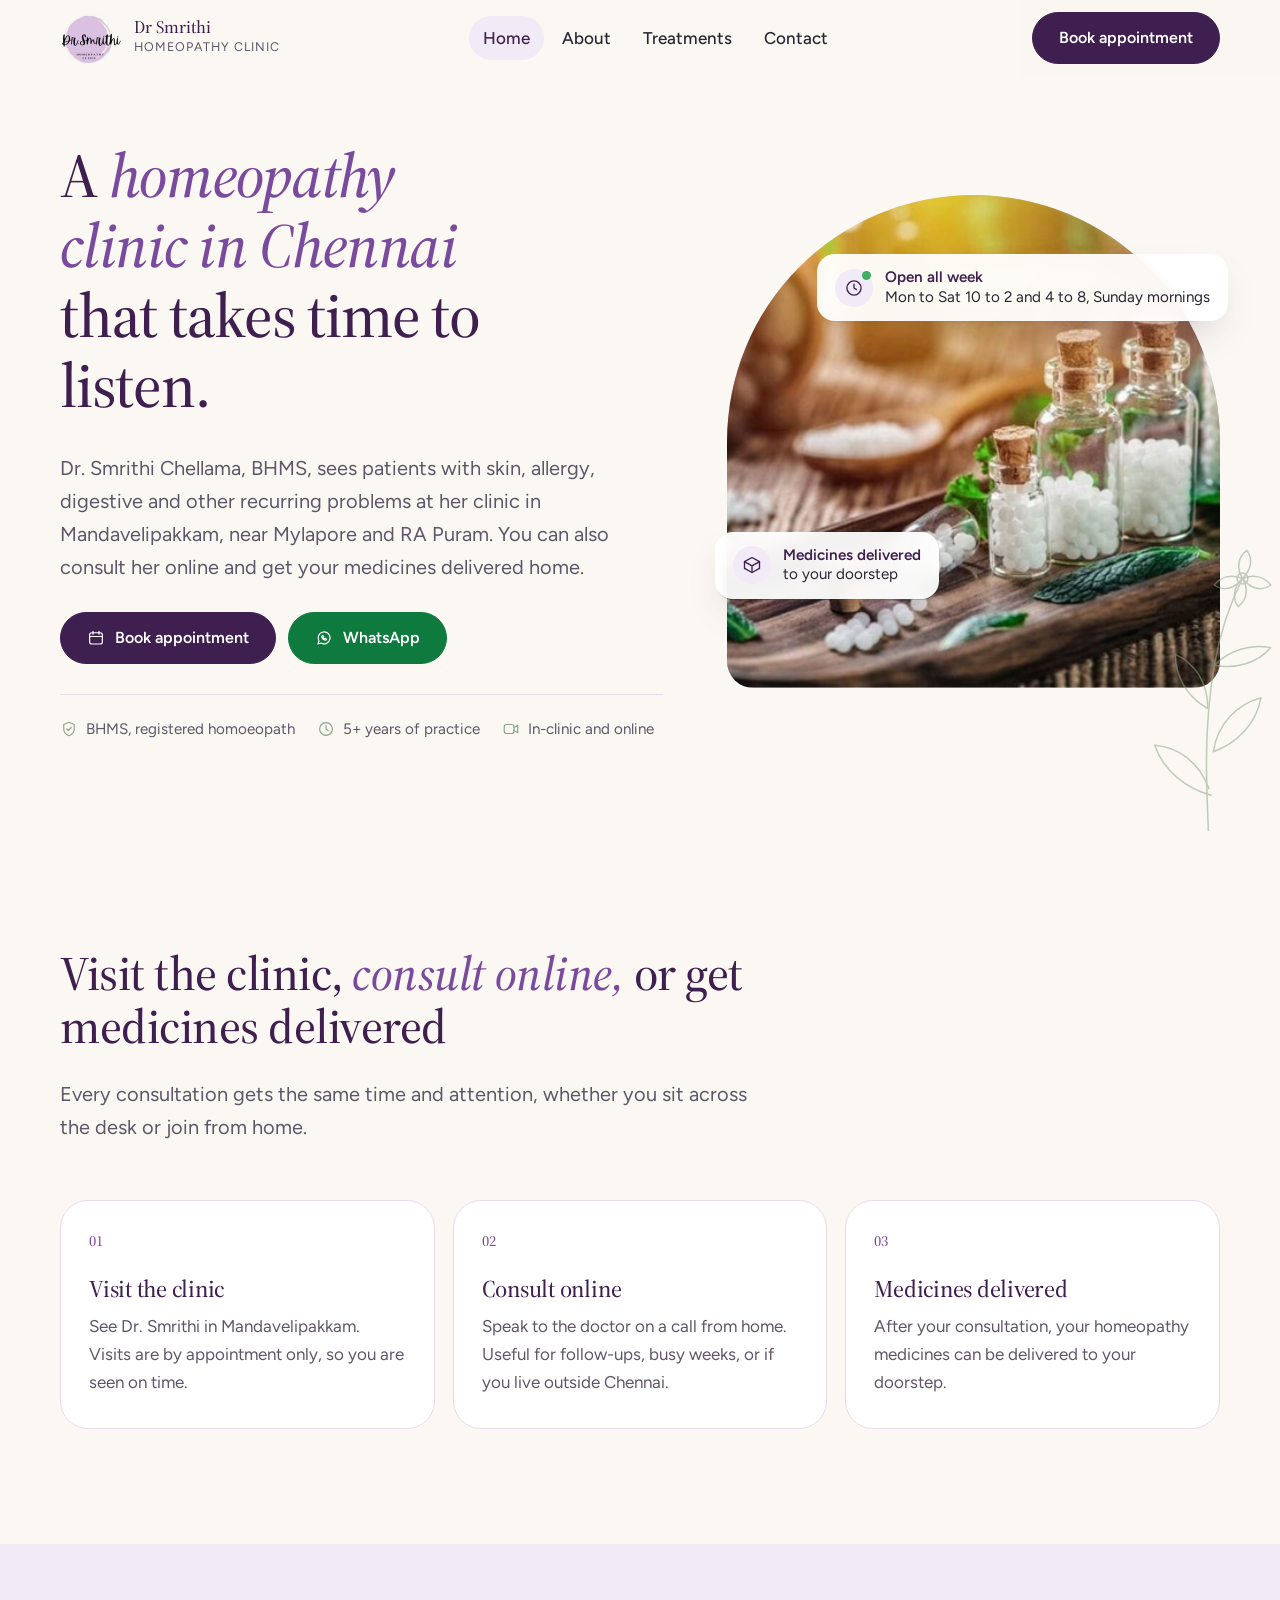
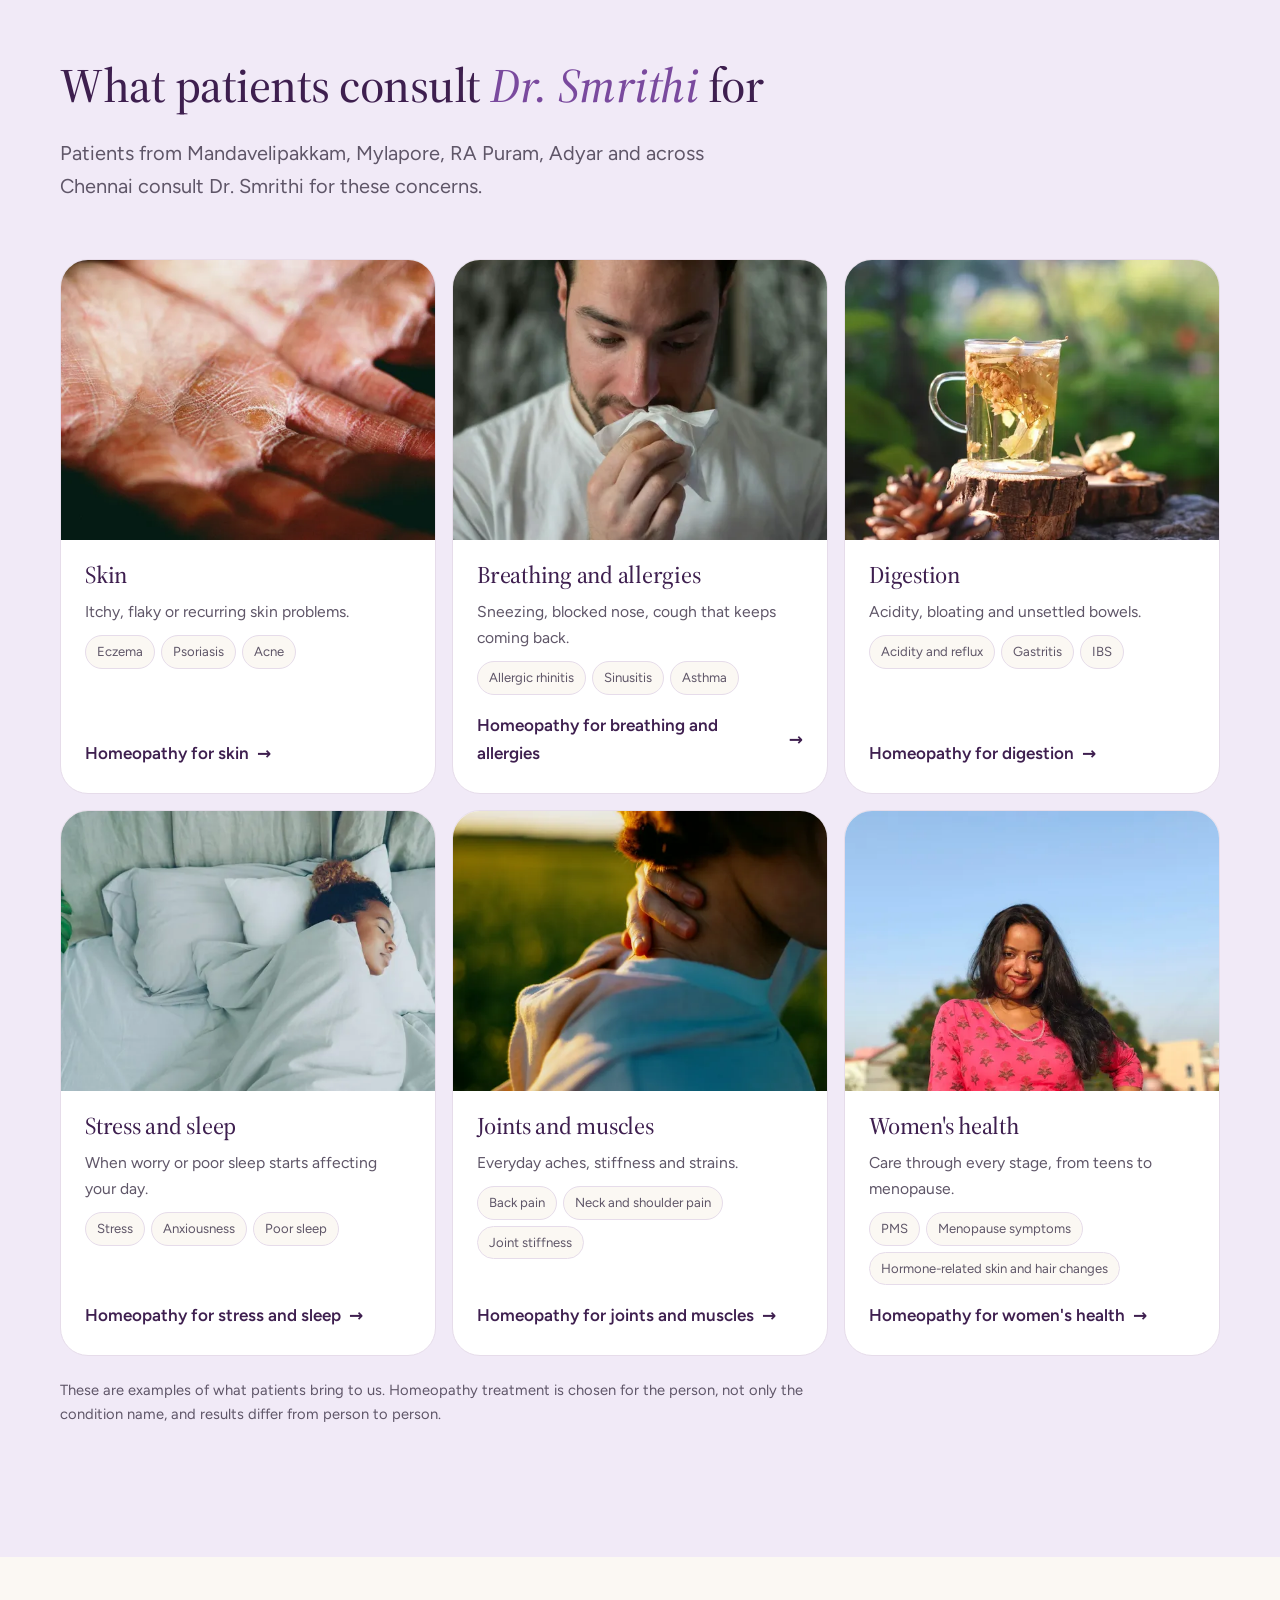
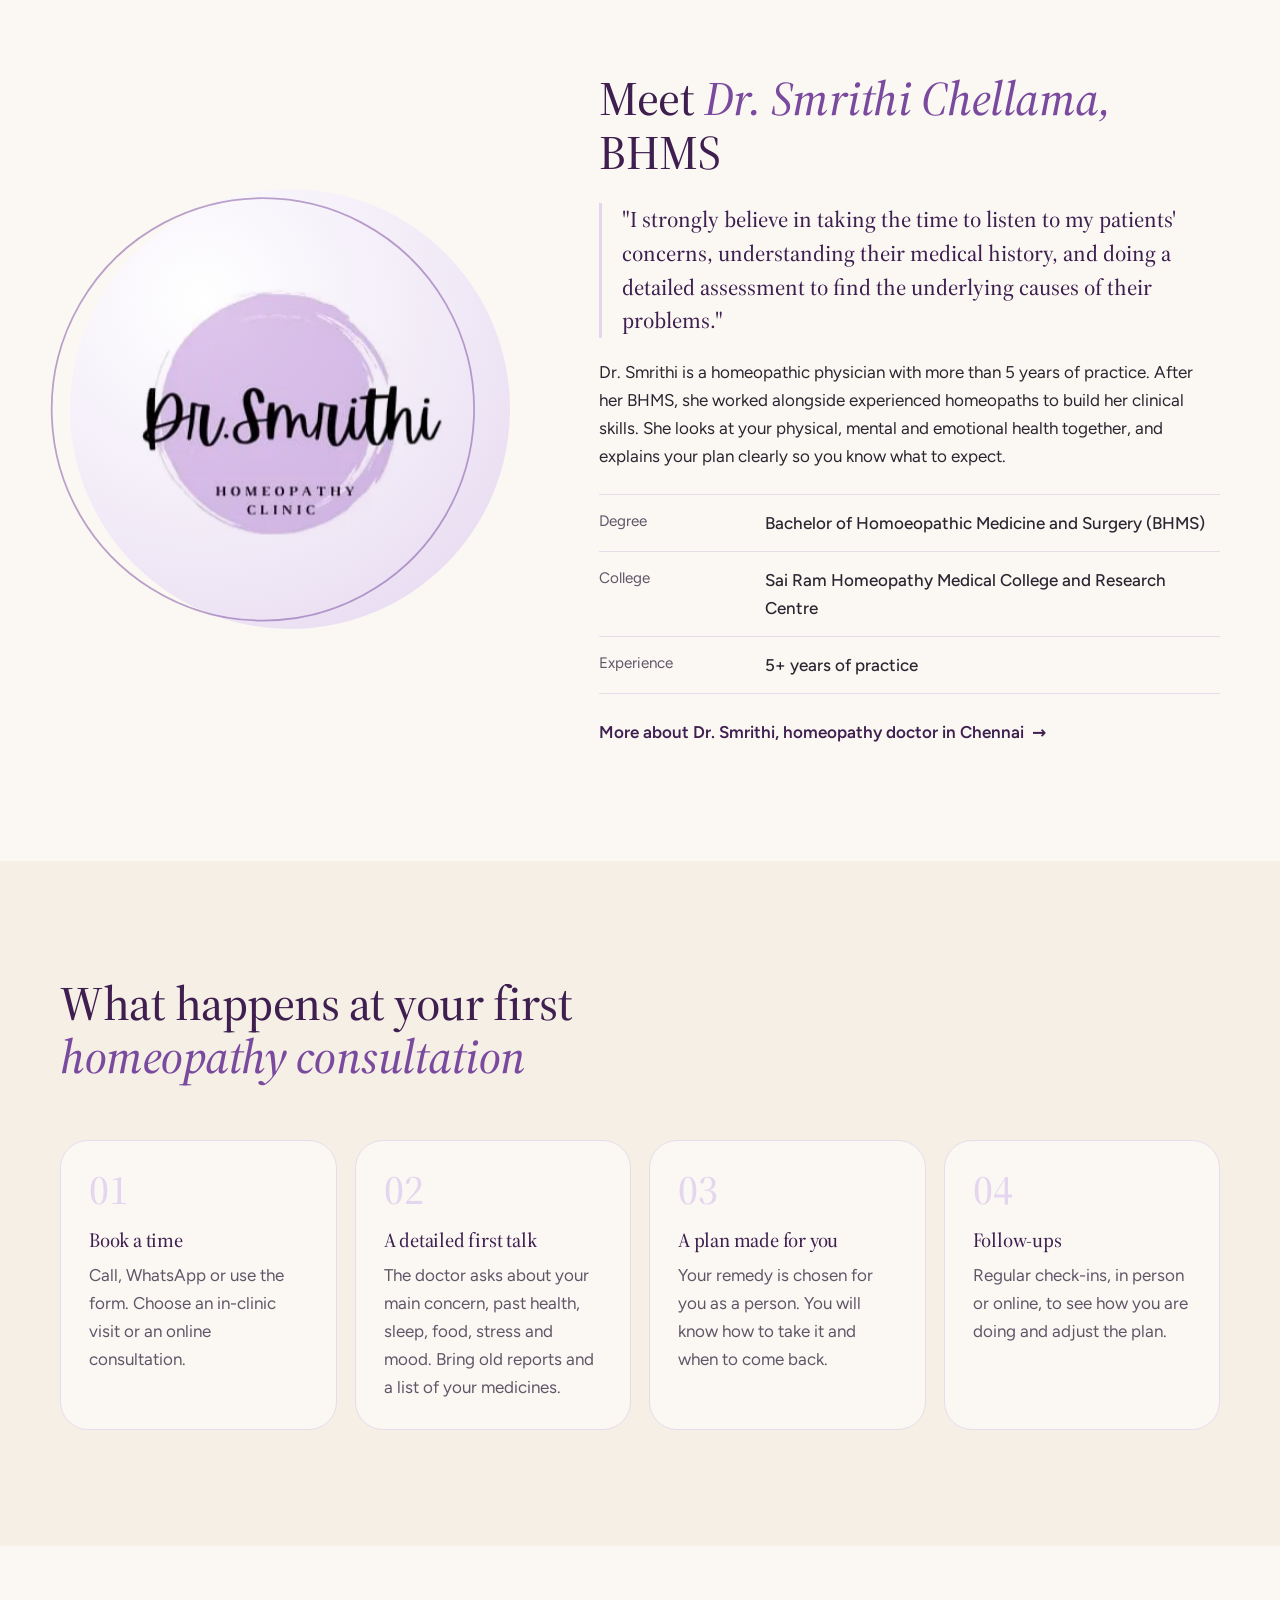
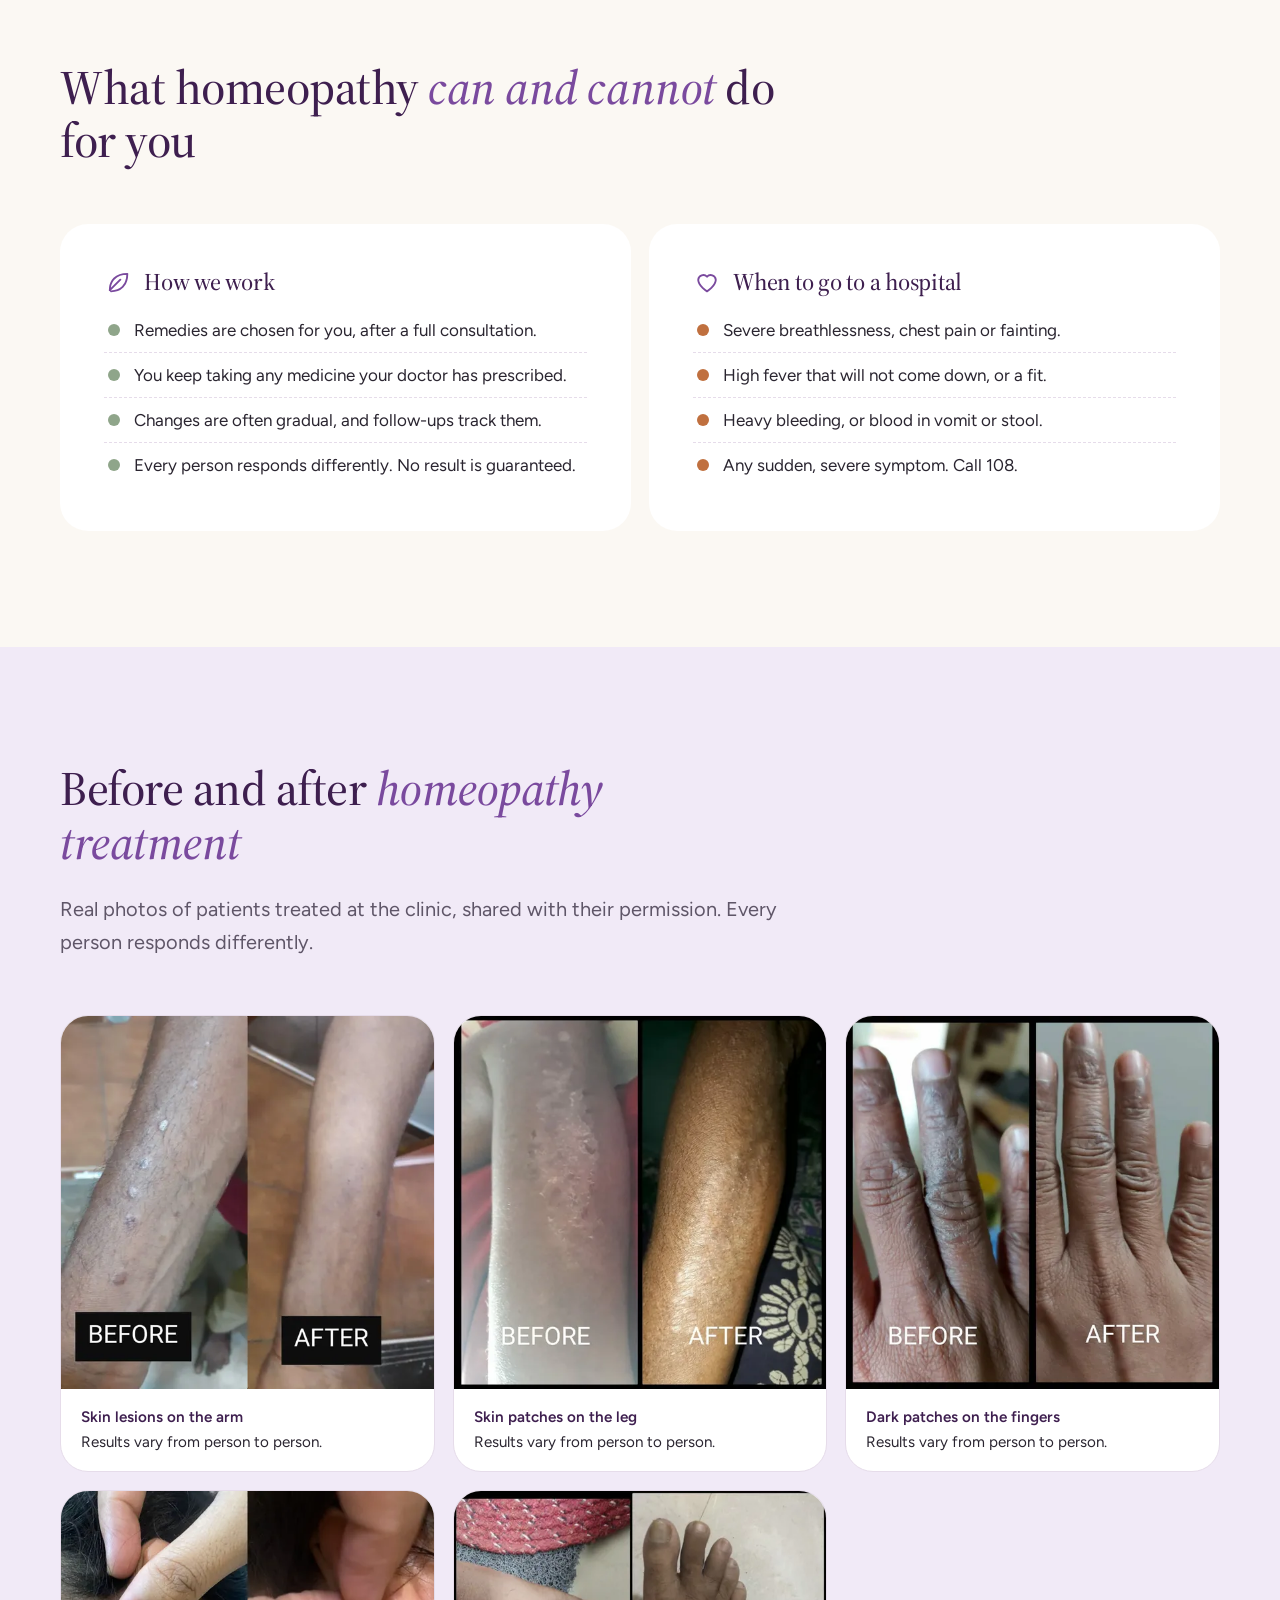
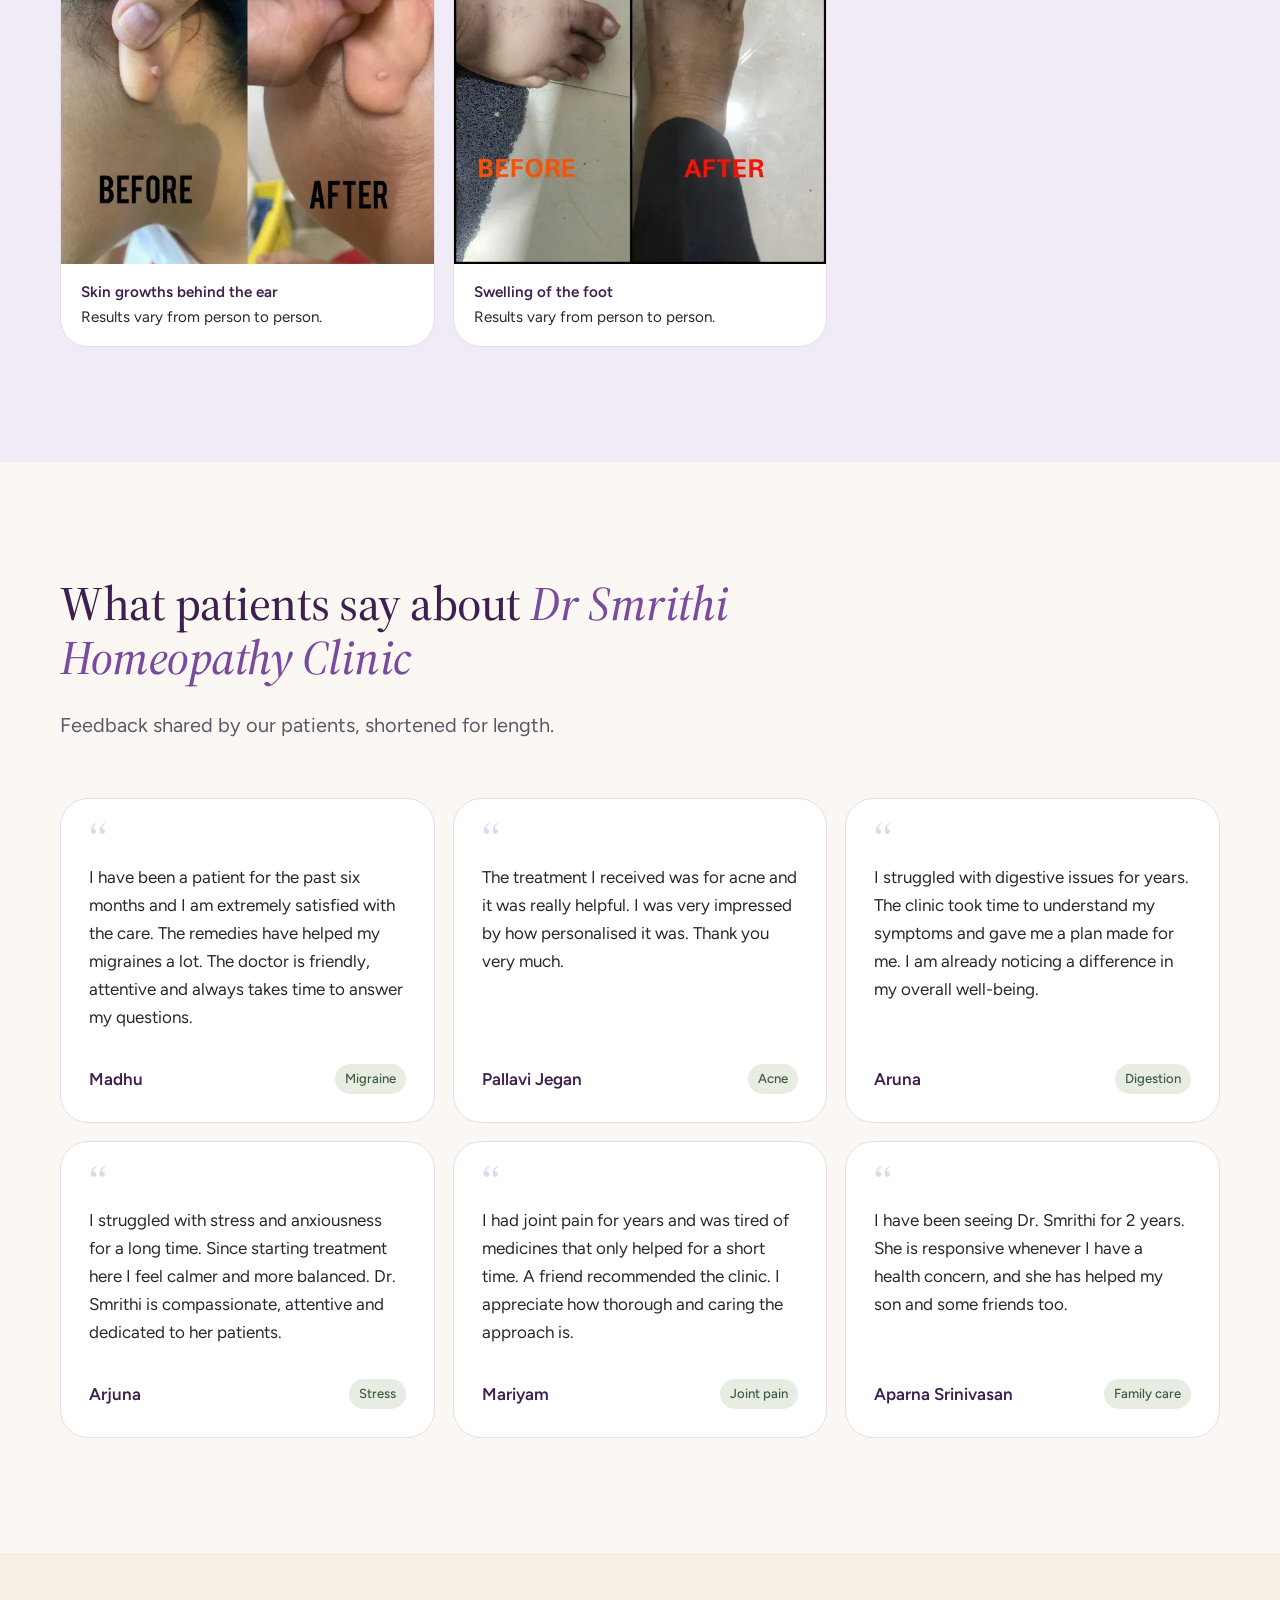
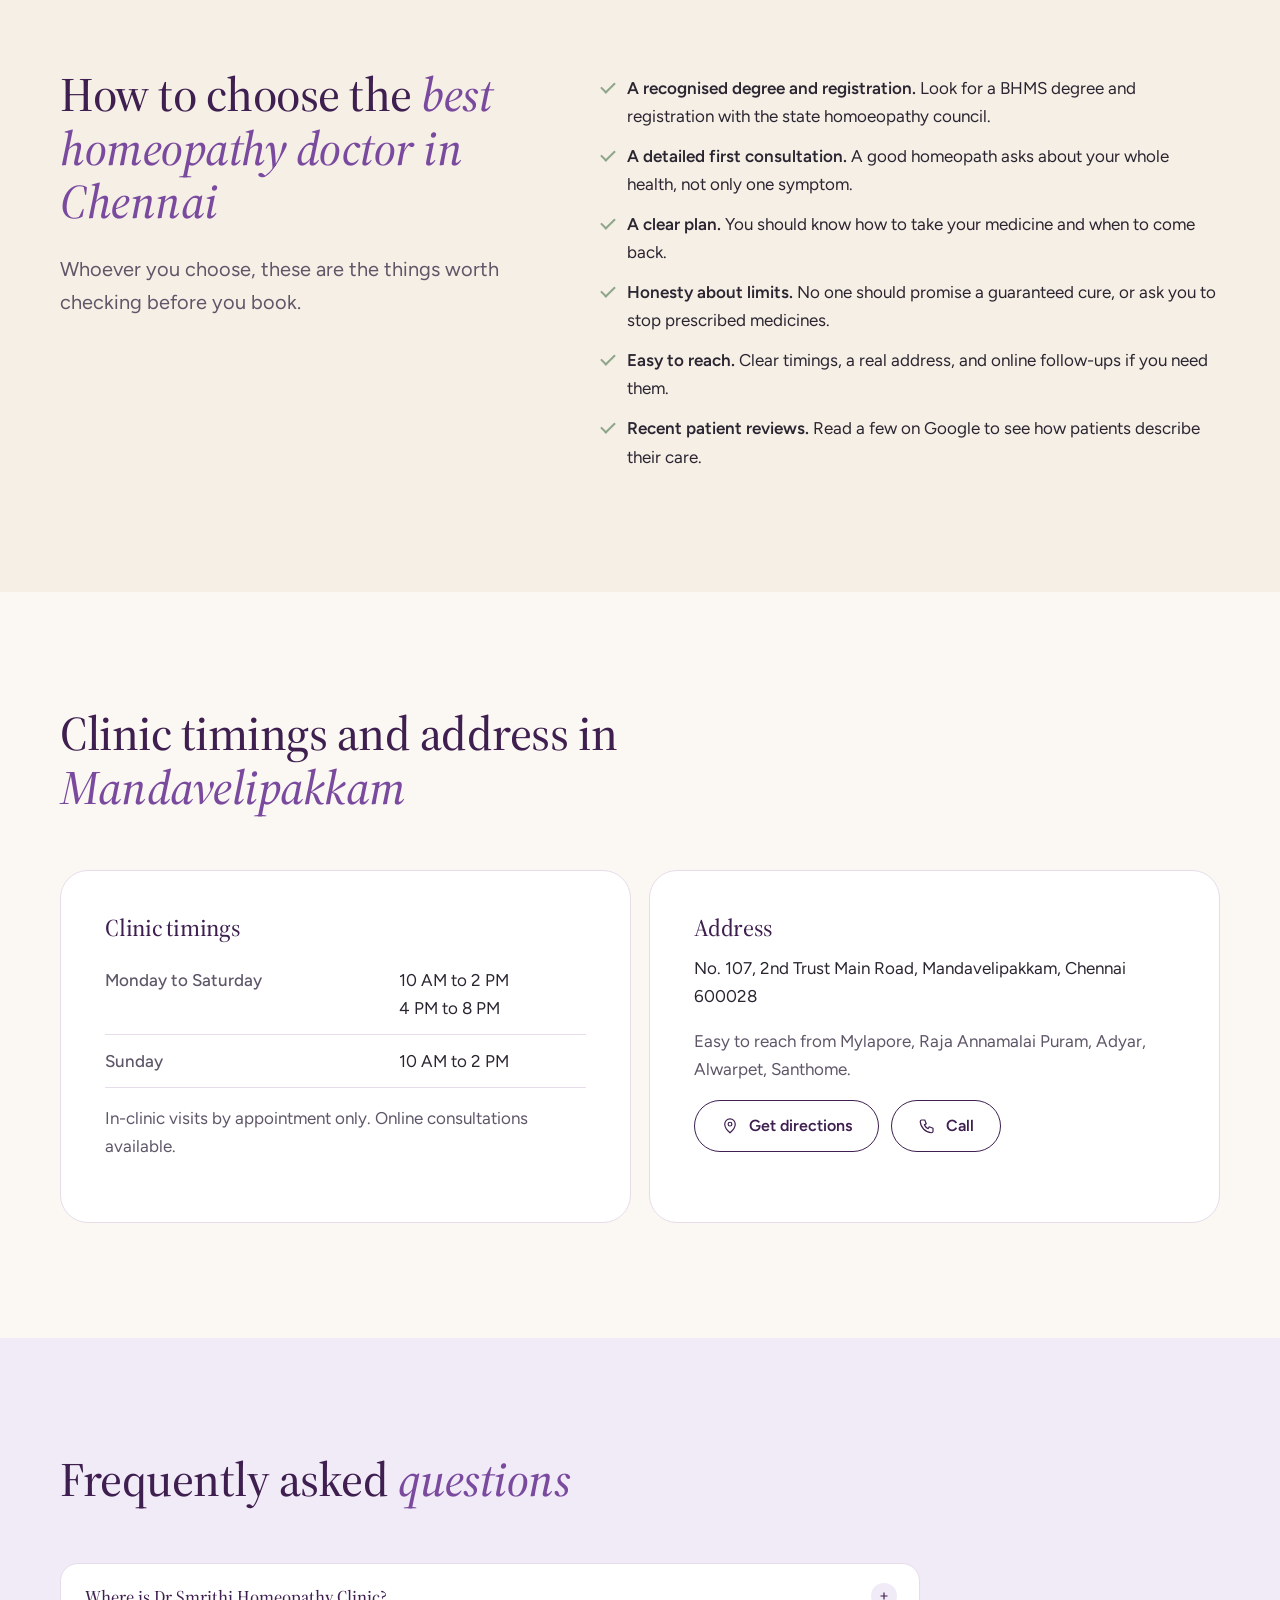
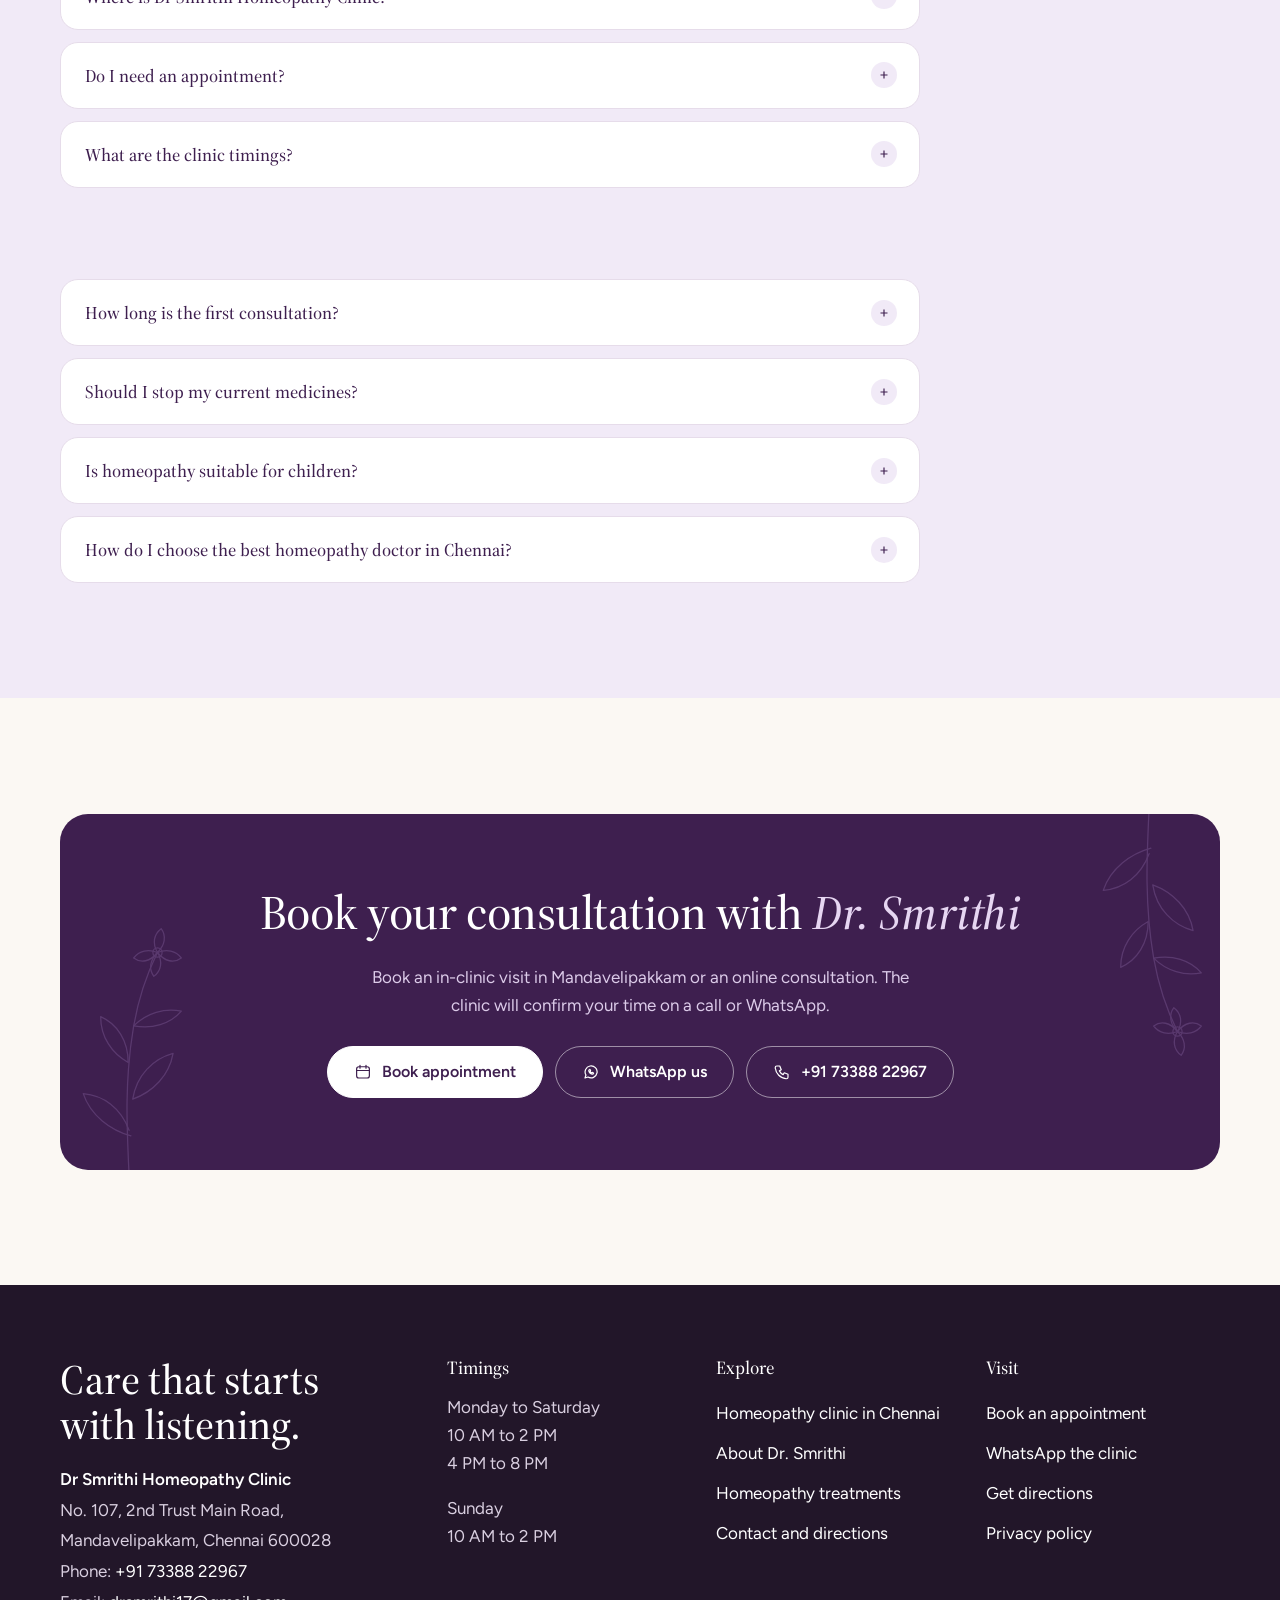
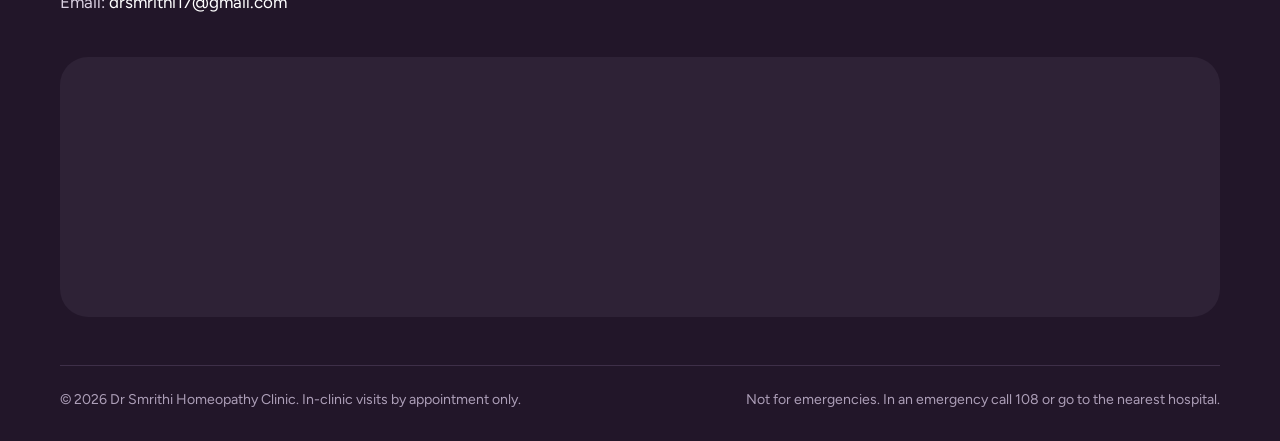
<file: index.html>
<!DOCTYPE html><html lang="en-IN" class="no-js" data-ga="G-P0BYKNVYDF"><head><meta charset="utf-8"><meta name="viewport" content="width=device-width, initial-scale=1"><title>Homeopathy Clinic in Chennai | Dr Smrithi, Mandavelipakkam</title><meta name="description" content="Homeopathy clinic in Chennai by Dr. Smrithi Chellama, BHMS. In-clinic visits in Mandavelipakkam, online consultations and medicines delivered home."><meta name="robots" content="index, follow, max-image-preview:large"><link rel="canonical" href="https://drsmrithi.online/"><script>document.documentElement.className='js';setTimeout(function(){if(!window.__ds)document.documentElement.classList.remove('js')},2500)</script><link rel="preload" href="/fonts/source-serif-500.woff2" as="font" type="font/woff2" crossorigin><link rel="preload" href="/fonts/figtree.woff2" as="font" type="font/woff2" crossorigin><link rel="icon" href="/favicon.ico" sizes="48x48"><link rel="icon" type="image/png" sizes="96x96" href="/favicon-96.png"><link rel="icon" type="image/png" sizes="192x192" href="/favicon-192.png"><link rel="apple-touch-icon" href="/apple-touch-icon.png"><meta name="theme-color" content="#fbf8f3"><meta property="og:type" content="website"><meta property="og:site_name" content="Dr Smrithi Homeopathy Clinic"><meta property="og:locale" content="en_IN"><meta property="og:title" content="Homeopathy Clinic in Chennai | Dr Smrithi, Mandavelipakkam"><meta property="og:description" content="Homeopathy clinic in Chennai by Dr. Smrithi Chellama, BHMS. In-clinic visits in Mandavelipakkam, online consultations and medicines delivered home."><meta property="og:url" content="https://drsmrithi.online/"><meta property="og:image" content="https://drsmrithi.online/og-share.jpg"><meta property="og:image:width" content="1200"><meta property="og:image:height" content="630"><meta name="twitter:card" content="summary_large_image"><meta name="twitter:title" content="Homeopathy Clinic in Chennai | Dr Smrithi, Mandavelipakkam"><meta name="twitter:description" content="Homeopathy clinic in Chennai by Dr. Smrithi Chellama, BHMS. In-clinic visits in Mandavelipakkam, online consultations and medicines delivered home."><meta name="twitter:image" content="https://drsmrithi.online/og-share.jpg"><script type="application/ld+json">{"@context":"https://schema.org","@graph":[{"@type":"MedicalClinic","@id":"https://drsmrithi.online/#clinic","name":"Dr Smrithi Homeopathy Clinic","url":"https://drsmrithi.online/","logo":{"@type":"ImageObject","url":"https://drsmrithi.online/favicon-192.png","width":192,"height":192},"image":"https://drsmrithi.online/og-share.jpg","telephone":"+917338822967","email":"drsmrithi17@gmail.com","medicineSystem":"https://schema.org/Homeopathic","address":{"@type":"PostalAddress","streetAddress":"No. 107, 2nd Trust Main Road, Mandavelipakkam","addressLocality":"Chennai","addressRegion":"Tamil Nadu","postalCode":"600028","addressCountry":"IN"},"hasMap":"https://www.google.com/maps/search/?api=1&query=Dr%20Smrithi%20Homeopathy%20Clinic%2C%20No.%20107%2C%202nd%20Trust%20Main%20Road%2C%20Mandavelipakkam%2C%20Chennai%20600028","geo":{"@type":"GeoCoordinates","latitude":13.0268,"longitude":80.2699},"openingHoursSpecification":[{"@type":"OpeningHoursSpecification","dayOfWeek":["Monday","Tuesday","Wednesday","Thursday","Friday","Saturday"],"opens":"10:00","closes":"14:00"},{"@type":"OpeningHoursSpecification","dayOfWeek":["Monday","Tuesday","Wednesday","Thursday","Friday","Saturday"],"opens":"16:00","closes":"20:00"},{"@type":"OpeningHoursSpecification","dayOfWeek":"Sunday","opens":"10:00","closes":"14:00"}],"areaServed":[{"@type":"Place","name":"Mandavelipakkam"},{"@type":"Place","name":"Mylapore"},{"@type":"Place","name":"Raja Annamalai Puram"},{"@type":"Place","name":"Adyar"},{"@type":"Place","name":"Alwarpet"},{"@type":"Place","name":"Santhome"},{"@type":"City","name":"Chennai"}],"employee":{"@id":"https://drsmrithi.online/about/#doctor"},"isAcceptingNewPatients":true,"availableService":[{"@type":"MedicalTherapy","name":"Homeopathy consultation (in-clinic)"},{"@type":"MedicalTherapy","name":"Online homeopathy consultation"}],"knowsAbout":["Homeopathy","Eczema","Psoriasis","Acne","Urticaria","Allergic rhinitis","Sinusitis","Asthma","Acidity","IBS","Stress","Sleep problems","Migraine","Back pain","PMS","Menopause symptoms"]},{"@type":"WebSite","@id":"https://drsmrithi.online/#website","url":"https://drsmrithi.online/","name":"Dr Smrithi Homeopathy Clinic","inLanguage":"en-IN","publisher":{"@id":"https://drsmrithi.online/#clinic"}},{"@type":"WebPage","@id":"https://drsmrithi.online/#webpage","url":"https://drsmrithi.online/","name":"Homeopathy Clinic in Chennai | Dr Smrithi, Mandavelipakkam","inLanguage":"en-IN","isPartOf":{"@id":"https://drsmrithi.online/#website"},"about":{"@id":"https://drsmrithi.online/#clinic"}},{"@type":"FAQPage","@id":"https://drsmrithi.online/#faq","mainEntity":[{"@type":"Question","name":"Where is Dr Smrithi Homeopathy Clinic?","acceptedAnswer":{"@type":"Answer","text":"The clinic is at No. 107, 2nd Trust Main Road, Mandavelipakkam, Chennai 600028. It is a short drive from Mylapore, Raja Annamalai Puram, Adyar and Alwarpet."}},{"@type":"Question","name":"Do I need an appointment?","acceptedAnswer":{"@type":"Answer","text":"Yes. In-clinic visits are by appointment only, so every patient gets unhurried time with the doctor. You can book by phone, WhatsApp or the form on the contact page."}},{"@type":"Question","name":"What are the clinic timings?","acceptedAnswer":{"@type":"Answer","text":"The clinic is open Monday to Saturday, 10 AM to 2 PM and 4 PM to 8 PM, and on Sunday from 10 AM to 2 PM."}},{"@type":"Question","name":"Can I consult the doctor online?","acceptedAnswer":{"@type":"Answer","text":"Yes. Online consultations are available on a call, so you can speak to the doctor from home or from outside Chennai. Your medicines can then be delivered to your doorstep."}},{"@type":"Question","name":"How long is the first consultation?","acceptedAnswer":{"@type":"Answer","text":"The first consultation is longer than a follow-up, because the doctor asks about your health history, routine, sleep, food and stress before choosing a remedy."}},{"@type":"Question","name":"Should I stop my current medicines?","acceptedAnswer":{"@type":"Answer","text":"No. Please do not stop any medicine your doctor has prescribed without talking to them. Tell Dr. Smrithi about everything you take so she can plan your care safely."}},{"@type":"Question","name":"Is homeopathy suitable for children?","acceptedAnswer":{"@type":"Answer","text":"Yes. Dr. Smrithi sees children as well as adults, both in the clinic and online. A parent or guardian should come along or join the online call, and should bring any reports and a list of medicines the child takes."}},{"@type":"Question","name":"How do I choose the best homeopathy doctor in Chennai?","acceptedAnswer":{"@type":"Answer","text":"Check that the doctor holds a BHMS degree and is registered, that the first consultation is detailed and unhurried, and that the clinic explains your plan and follow-ups clearly. Reading recent patient reviews on Google also helps."}}]}]}</script><style>@font-face{font-family:"Source Serif 4";src:url(/fonts/source-serif-500.woff2)format("woff2");font-weight:500;font-style:normal;font-display:swap}@font-face{font-family:"Source Serif 4";src:url(/fonts/source-serif-500-italic.woff2)format("woff2");font-weight:500;font-style:italic;font-display:swap}@font-face{font-family:Figtree;src:url(/fonts/figtree.woff2)format("woff2");font-weight:400 600;font-style:normal;font-display:swap}@font-face{font-family:Serif Fallback;src:local(Georgia);size-adjust:100%;ascent-override:92%;descent-override:26%}@font-face{font-family:Figtree Fallback;src:local(Arial);size-adjust:97%;ascent-override:98%;descent-override:26%}:root{--cream:#fbf8f3;--paper:#f5efe6;--lilac:#f1eaf7;--lilac-2:#e4d6ef;--plum:#3e1f4f;--plum-2:#5a2f72;--violet:#7a4a9e;--sage:#8fa58a;--sage-soft:#e7ede3;--ink:#2a2530;--muted:#5f5668;--line:#e6dcea;--white:#fff;--wa:#0f7a3e;--serif:"Source Serif 4","Serif Fallback",Georgia,serif;--sans:"Figtree","Figtree Fallback",system-ui,-apple-system,"Segoe UI",Arial,sans-serif;--r-lg:28px;--r-md:18px;--r-sm:12px;--wrap:1200px;--ease:cubic-bezier(.22,.8,.24,1)}*,:before,:after{box-sizing:border-box}html{-webkit-text-size-adjust:100%}body{background:var(--cream);color:var(--ink);font-family:var(--sans);-webkit-font-smoothing:antialiased;text-rendering:optimizelegibility;margin:0;font-size:1.0625rem;line-height:1.65}img,svg{max-width:100%;display:block}img{height:auto}a{color:var(--violet);text-underline-offset:3px}a:hover{color:var(--plum)}:focus-visible{outline:3px solid var(--violet);outline-offset:3px;border-radius:6px}h1,h2,h3,h4{font-family:var(--serif);color:var(--plum);letter-spacing:-.01em;margin:0 0 .5em;font-weight:500;line-height:1.12}h1{letter-spacing:-.02em;font-size:clamp(2.3rem,6.2vw,4.4rem)}h2{font-size:clamp(1.8rem,4.2vw,3rem)}h3{font-size:clamp(1.25rem,2.2vw,1.5rem)}h1 em,h2 em{color:var(--violet);font-style:italic}p{margin:0 0 1em}ul{padding-left:1.1em}.wrap{width:100%;max-width:var(--wrap);margin:0 auto;padding:0 20px}.eyebrow{letter-spacing:.14em;text-transform:uppercase;color:var(--violet);align-items:center;gap:10px;margin-bottom:16px;font-size:.8rem;font-weight:600;display:inline-flex}.eyebrow:before{content:"";background:currentColor;width:22px;height:1.5px}.lead{color:var(--muted);max-width:60ch;font-size:clamp(1.08rem,1.6vw,1.25rem)}.muted{color:var(--muted)}.skip{z-index:200;background:var(--plum);color:#fff;border-radius:10px;padding:10px 16px;position:absolute;top:10px;left:-9999px}.skip:focus{left:10px}.sr-only{clip:rect(0 0 0 0);white-space:nowrap;width:1px;height:1px;position:absolute;overflow:hidden}.btn{--bg:var(--plum);--fg:#fff;border:1.5px solid var(--bg);background:var(--bg);min-height:52px;color:var(--fg);font:600 1rem/1 var(--sans);cursor:pointer;transition:background-color .3s var(--ease),color .3s var(--ease),border-color .3s var(--ease),transform .4s var(--ease);border-radius:999px;justify-content:center;align-items:center;gap:10px;padding:0 26px;text-decoration:none;display:inline-flex;position:relative}.btn:hover{--bg:var(--plum-2);color:#fff}.btn svg{flex:none;width:18px;height:18px}.btn-ghost{--bg:transparent;--fg:var(--plum);border-color:var(--plum)}.btn-ghost:hover{--bg:var(--plum);color:#fff}.btn-wa{--bg:var(--wa)}.btn-wa:hover{--bg:#0b5f30}.btn-light{--bg:#fff;--fg:var(--plum);border-color:#fff}.btn-light:hover{--bg:var(--lilac);color:var(--plum)}.btn-row{flex-wrap:wrap;gap:12px;display:flex}.link-arrow{color:var(--plum);align-items:center;gap:8px;font-weight:600;text-decoration:none;display:inline-flex}.link-arrow span{transition:transform .35s var(--ease)}.link-arrow:hover span{transform:translate(4px)}.site-header{z-index:60;-webkit-backdrop-filter:saturate(1.4)blur(12px);background:#fbf8f3e0;border-bottom:1px solid #0000;transition:border-color .3s;position:sticky;top:0}.site-header.scrolled{border-color:var(--line)}.hdr{justify-content:space-between;align-items:center;gap:16px;min-height:76px;display:flex}.brand{color:var(--plum);align-items:center;gap:12px;text-decoration:none;display:flex}.brand img{mix-blend-mode:multiply;width:62px;height:49px}.brand b{font:500 1.1rem/1.1 var(--serif);display:block}.brand small{letter-spacing:.08em;text-transform:uppercase;color:var(--muted);font-size:.78rem;display:block}.nav ul{gap:4px;margin:0;padding:0;list-style:none;display:flex}.nav a{min-height:44px;color:var(--ink);border-radius:999px;align-items:center;padding:0 14px;font-weight:500;text-decoration:none;transition:background-color .25s;display:flex}.nav a:hover{background:var(--lilac)}.nav a[aria-current=page]{background:var(--lilac);color:var(--plum)}.nav-book{display:none}.menu-btn{border:1.5px solid var(--line);cursor:pointer;width:48px;height:48px;color:var(--plum);background:#fff;border-radius:50%;justify-content:center;align-items:center;display:none}.menu-btn span,.menu-btn span:before{width:20px;height:1.5px;transition:transform .3s var(--ease);background:currentColor;display:block;position:relative}.menu-btn span:before{content:"";position:absolute;top:6px}.menu-btn span{top:-3px}@media (width<=959px){.js .menu-btn{display:inline-flex}.js .nav{background:var(--cream);border-bottom:1px solid var(--line);padding:12px 20px 24px;display:none;position:fixed;inset:76px 0 auto}.js .nav.open{display:block}.js .nav ul{flex-direction:column}.js .nav a{min-height:52px;font-size:1.15rem}.nav-book{margin-top:8px;display:block}.nav-book a{background:var(--plum);color:#fff;justify-content:center}.hdr-cta{display:none}.nav{width:100%}.hdr{flex-wrap:wrap}.js .hdr{flex-wrap:nowrap}}.section{padding:clamp(64px,9vw,120px) 0}.section-tint{background:var(--lilac)}.section-paper{background:var(--paper)}.section-head{max-width:720px;margin-bottom:clamp(32px,5vw,56px)}.section-head.center{text-align:center;margin-left:auto;margin-right:auto}.section-head.center .eyebrow:before{display:none}.panel{border-radius:var(--r-lg);background:#fff;padding:clamp(24px,4vw,44px)}.hero{padding:clamp(28px,5vw,64px) 0 clamp(48px,7vw,90px);position:relative;overflow:hidden}.hero-grid{align-items:center;gap:40px;display:grid}.hero h1{max-width:15ch;font-size:clamp(2.3rem,5vw,3.9rem)}.hero .lead{margin:18px 0 28px}.hero-media{position:relative}.hero-img{border-radius:260px 260px var(--r-lg) var(--r-lg);aspect-ratio:1;background:var(--lilac-2);overflow:hidden}.hero-img img{object-fit:cover;width:100%;height:100%}.float-card{backdrop-filter:blur(6px);border-radius:var(--r-md);background:#fffffff0;align-items:center;gap:12px;padding:14px 18px;font-size:.95rem;line-height:1.3;display:flex;position:absolute;box-shadow:0 18px 40px -18px #3e1f4f59}.float-card b{color:var(--plum);font-weight:600;display:block}.float-card .dot{background:var(--lilac);width:38px;height:38px;color:var(--plum);border-radius:50%;flex:none;place-items:center;display:grid}.float-card .dot svg{width:20px;height:20px}.fc-1{animation:5s ease-in-out infinite bob;bottom:18%;left:-12px}.fc-2{animation:6s ease-in-out -2s infinite bob;top:12%;right:-8px}.float-card{transition:transform .4s var(--ease)}.float-card:hover{animation:.6s ease-in-out wiggle}.fc-2 .dot{position:relative}.fc-2 .dot:after{content:"";background:#3fae64;border-radius:50%;width:9px;height:9px;animation:2s ease-out infinite ping;position:absolute;top:2px;right:2px;box-shadow:0 0 #3fae6499}@keyframes bob{0%,to{transform:translateY(0)rotate(0)}50%{transform:translateY(-10px)rotate(-1deg)}}@keyframes wiggle{0%,to{transform:rotate(0)}25%{transform:rotate(-3deg)}75%{transform:rotate(3deg)}}@keyframes ping{to{box-shadow:0 0 0 10px #3fae6400}}.hero-sprig{width:260px;color:var(--sage);opacity:.55;pointer-events:none;position:absolute;bottom:-40px;right:-60px}.trust{border-top:1px solid var(--line);color:var(--muted);flex-wrap:wrap;gap:10px 22px;margin:30px 0 0;padding:22px 0 0;font-size:.95rem;list-style:none;display:flex}.trust li{align-items:center;gap:8px;display:inline-flex}.trust svg{width:18px;height:18px;color:var(--sage)}.marquee{background:var(--plum);color:#f3eaf8;padding:18px 0;overflow:hidden}.marquee-track{gap:48px;width:max-content;animation:38s linear infinite marquee;display:flex}.marquee-track span{font:400 1.15rem/1 var(--serif);white-space:nowrap;align-items:center;gap:48px;display:inline-flex}.marquee-track span:after{content:"✦";color:var(--sage);font-size:.8rem}@keyframes marquee{to{transform:translate(-50%)}}.ways{gap:18px;display:grid}.way{border-radius:var(--r-lg);border:1px solid var(--line);transform-style:preserve-3d;transition:transform .6s var(--ease),box-shadow .5s var(--ease),border-color .4s;background:#fff;padding:32px 28px;position:relative;overflow:hidden}.way:before{content:"";background:radial-gradient(260px circle at var(--mx,50%) var(--my,50%),#7a4a9e24,transparent 70%);opacity:0;pointer-events:none;transition:opacity .4s;position:absolute;inset:0}.way:hover{border-color:var(--lilac-2);box-shadow:0 30px 60px -32px #3e1f4f80}.way:hover:before{opacity:1}.way .num{transition:transform .5s var(--ease),color .3s}.way:hover .num{color:var(--plum);transform:translate(6px)}.way .num{font:400 .95rem/1 var(--serif);color:var(--violet);margin-bottom:28px;display:block}.way h3{margin-bottom:.35em}.way p{color:var(--muted);margin:0}.tiles{gap:16px;display:grid}.tile{border-radius:var(--r-lg);color:var(--ink);border:1px solid var(--line);background:#fff;flex-direction:column;text-decoration:none;display:flex;position:relative;overflow:hidden}.tile:hover{color:var(--ink)}.tile-media{aspect-ratio:4/3;background:linear-gradient(135deg,var(--lilac) 0%,var(--lilac-2) 100%);display:block;overflow:hidden}.tile-media img{object-fit:cover;width:100%;height:100%}.tile-art{width:100%;height:100%;color:var(--plum);place-items:center;display:grid}.tile-art svg{opacity:.75;width:34%;height:auto}.tile-body{flex-direction:column;flex:1;gap:10px;padding:22px 24px 26px;display:flex}.tile h3{margin:0}.tile p{color:var(--muted);margin:0;font-size:.98rem}.chips{flex-wrap:wrap;gap:6px;display:flex}.chips span{background:var(--cream);border:1px solid var(--line);color:var(--muted);border-radius:999px;padding:5px 11px;font-size:.82rem}.tile .link-arrow{margin-top:auto;padding-top:6px}.scope-note{color:var(--muted);max-width:760px;margin-top:22px;font-size:.92rem}.doctor{align-items:center;gap:40px;display:grid}.monogram{aspect-ratio:1;background:radial-gradient(circle at 30% 25%,#fff 0,var(--lilac) 55%,var(--lilac-2) 100%);border-radius:50%;place-items:center;width:100%;max-width:440px;margin:0 auto;display:grid;position:relative}.monogram img{mix-blend-mode:multiply;width:72%}.monogram svg.ring{width:112%;height:112%;color:var(--violet);opacity:.5;position:absolute;inset:-6%}.creds{border-top:1px solid var(--line);gap:0;margin:24px 0;display:grid}.creds div{border-bottom:1px solid var(--line);grid-template-columns:150px 1fr;gap:16px;padding:14px 0;display:grid}.creds dt{color:var(--muted);font-size:.95rem}.creds dd{margin:0;font-weight:500}blockquote.pull{border-left:3px solid var(--lilac-2);font:500 clamp(1.15rem,2vw,1.4rem)/1.5 var(--serif);color:var(--plum);margin:0 0 20px;padding-left:20px}.steps{counter-reset:s;gap:18px;margin:0;padding:0;list-style:none;display:grid}.step{border-radius:var(--r-lg);background:var(--cream);border:1px solid var(--line);padding:28px;position:relative}.step:before{counter-increment:s;content:"0" counter(s);font:400 2.6rem/1 var(--serif);color:var(--lilac-2);margin-bottom:18px;transition:color .4s;display:block}.step:hover:before{color:var(--violet)}.step h3{font-size:1.25rem}.step p{color:var(--muted);margin:0}.scope{gap:18px;display:grid}.scope .panel h3{align-items:center;gap:12px;display:flex}.scope .panel h3 svg{width:28px;height:28px;color:var(--violet);flex:none}.scope ul{margin:0;padding:0;list-style:none}.scope li{border-bottom:1px dashed var(--line);padding:8px 0 8px 30px;position:relative}.scope li:last-child{border:0}.scope li:before{content:"";background:var(--sage);border-radius:50%;width:12px;height:12px;position:absolute;top:16px;left:4px}.scope .warn li:before{background:#c0703f}.reviews{gap:18px;display:grid}.review{border-radius:var(--r-lg);border:1px solid var(--line);background:#fff;flex-direction:column;gap:16px;margin:0;padding:28px;display:flex}.review .q{font:400 3rem/.6 var(--serif);color:var(--lilac-2);height:20px}.review blockquote{color:var(--ink);margin:0}.review figcaption{color:var(--plum);justify-content:space-between;align-items:center;gap:10px;margin-top:auto;font-weight:600;display:flex}.review figcaption span{background:var(--sage-soft);color:#3f5a3b;border-radius:999px;padding:4px 10px;font-size:.82rem;font-weight:500}.cases{gap:18px;display:grid}.case{border-radius:var(--r-lg);border:1px solid var(--line);background:#fff;margin:0;overflow:hidden}.case img{aspect-ratio:1;object-fit:cover;width:100%}.case figcaption{padding:16px 20px;font-size:.95rem}.case figcaption b{color:var(--plum);display:block}.case-note{color:var(--muted);margin-top:18px;font-size:.9rem}.faq{gap:12px;max-width:860px;display:grid}.faq details{border-radius:var(--r-md);border:1px solid var(--line);background:#fff;transition:border-color .3s}.faq details[open]{border-color:var(--lilac-2)}.faq summary{cursor:pointer;font:500 1.12rem/1.4 var(--serif);color:var(--plum);padding:20px 60px 20px 24px;list-style:none;position:relative}.faq summary::-webkit-details-marker{display:none}.faq summary:after{content:"";background:var(--lilac) url("data:image/svg+xml,%3Csvg xmlns='http://www.w3.org/2000/svg' viewBox='0 0 24 24' fill='none' stroke='%233e1f4f' stroke-width='2'%3E%3Cpath d='M12 6v12M6 12h12'/%3E%3C/svg%3E") center/14px no-repeat;width:26px;height:26px;transition:transform .35s var(--ease);border-radius:50%;margin-top:-13px;position:absolute;top:50%;right:22px}.faq details[open] summary:after{transform:rotate(45deg)}.faq .ans{color:var(--muted);padding:0 24px 20px}.faq .ans p:last-child{margin:0}.visit{gap:18px;display:grid}.hours{border-collapse:collapse;width:100%}.hours th,.hours td{text-align:left;border-bottom:1px solid var(--line);vertical-align:top;padding:12px 0}.hours th{color:var(--muted);padding-right:16px;font-weight:500}.map-box{border-radius:var(--r-lg);background:var(--lilac) radial-gradient(circle at 70% 30%,#fff 0,transparent 55%);text-align:center;place-items:center;min-height:380px;padding:24px;display:grid;position:relative;overflow:hidden}.map-box iframe{border:0;width:100%;height:100%;position:absolute;inset:0}.map-pin{width:60px;height:60px;color:var(--plum);margin:0 auto 14px}.cta{background:var(--plum);color:#efe5f6;border-radius:var(--r-lg);text-align:center;padding:clamp(36px,6vw,72px);position:relative;overflow:hidden}.cta h2{color:#fff}.cta h2 em{color:#e6d6f2}.cta p{color:#dccbe9;max-width:560px;margin:0 auto 26px}.cta .btn-row{justify-content:center}.cta .btn-ghost{--fg:#fff;border-color:#ffffff80}.cta .btn-ghost:hover{--bg:#fff;color:var(--plum)}.cta-sprig{color:#8e6aa8;opacity:.35;pointer-events:none;width:220px;position:absolute}.cta-sprig.l{bottom:-30px;left:-40px}.cta-sprig.r{top:-30px;right:-40px;transform:scaleX(-1)rotate(180deg)}.page-hero{padding:clamp(40px,6vw,80px) 0 clamp(32px,5vw,56px)}.crumbs ol{color:var(--muted);flex-wrap:wrap;gap:8px;margin:0 0 18px;padding:0;font-size:.92rem;list-style:none;display:flex}.crumbs li+li:before{content:"/";color:var(--lilac-2);margin-right:8px}.crumbs a{color:var(--muted)}.toc{flex-wrap:wrap;gap:8px;margin:28px 0 0;padding:0;list-style:none;display:flex}.toc a{border:1px solid var(--line);min-height:44px;color:var(--plum);background:#fff;border-radius:999px;align-items:center;gap:8px;padding:0 16px;font-weight:500;text-decoration:none;transition:background-color .25s;display:inline-flex}.toc a:hover{background:var(--lilac)}.area{border-top:1px solid var(--line);gap:28px;padding:clamp(40px,6vw,72px) 0;scroll-margin-top:90px;display:grid}.area-side{align-items:flex-start;gap:16px;display:flex}.area-body h3{margin-top:1.4em;font-size:1.15rem}.area-cols{gap:4px 32px;display:grid}.tick{margin:0;padding:0;list-style:none}.tick li{padding:6px 0 6px 28px;position:relative}.tick li:before{content:"";border-left:2px solid var(--sage);border-bottom:2px solid var(--sage);width:14px;height:8px;position:absolute;top:14px;left:2px;transform:rotate(-45deg)}.urgent{border-radius:var(--r-sm);background:#fbf1ea;border-left:3px solid #c0703f;margin-top:18px;padding:14px 18px;font-size:.96rem}.form,.form-2{gap:18px;display:grid}.field label{color:var(--plum);margin-bottom:8px;font-weight:600;display:block}.field .opt{color:var(--muted);font-weight:400}.field input,.field select,.field textarea{width:100%;min-height:52px;font:inherit;color:var(--ink);background:#fff;border:1.5px solid #cbbfd4;border-radius:14px;padding:12px 16px;transition:border-color .2s,box-shadow .2s}.field input:focus,.field select:focus,.field textarea:focus{border-color:var(--violet);outline:none;box-shadow:0 0 0 4px #7a4a9e26}.field textarea{resize:vertical;min-height:120px}.field [aria-invalid=true]{border-color:#b00020}.err{color:#b00020;margin-top:6px;font-size:.92rem;display:block}.err:empty{display:none}.check{color:var(--muted);align-items:flex-start;gap:12px;font-size:.95rem;display:flex}.check input{width:22px;height:22px;accent-color:var(--plum);flex:none;margin-top:2px}.hp{width:1px;height:1px;left:-10000px;overflow:hidden;position:absolute!important}.status{border-radius:14px;padding:16px 18px;font-weight:500}.status:empty{display:none}.status.ok{color:#0b5a2c;background:#e8f4ec;border:1px solid #a8d6b6}.status.bad{color:#8a0018;background:#fdecee;border:1px solid #f0aab4}.prose{max-width:760px}.prose h2{margin-top:1.6em;font-size:1.6rem}.site-footer{color:#d9cfe0;background:#221629;padding:72px 0 30px}.site-footer a{color:#fff;text-decoration:none}.site-footer a:hover{color:#d9c2ec;text-decoration:underline}.foot-grid{gap:36px;display:grid}.site-footer h2,.foot-label{font:500 1.15rem/1.2 var(--serif);color:#fff;margin:0 0 14px}.site-footer ul{margin:0;padding:0;list-style:none}.site-footer li a{align-items:center;min-height:40px;display:inline-flex}.site-footer address{font-style:normal;line-height:1.8}.foot-brand{font:400 clamp(1.8rem,4vw,2.6rem)/1.1 var(--serif);color:#fff;margin-bottom:16px}.foot-bottom{color:#ad9fb8;border-top:1px solid #3e2f48;flex-wrap:wrap;justify-content:space-between;gap:8px 24px;margin-top:48px;padding-top:22px;font-size:.88rem;display:flex}.mbar{z-index:70;backdrop-filter:blur(10px);border:1px solid var(--line);background:#fffffff5;border-radius:999px;grid-template-columns:1fr 1fr 1fr;gap:6px;padding:6px;display:grid;position:fixed;bottom:12px;left:12px;right:12px;box-shadow:0 14px 40px -12px #3e1f4f73}.mbar a{min-height:48px;color:var(--plum);border-radius:999px;justify-content:center;align-items:center;gap:6px;font-size:.95rem;font-weight:600;text-decoration:none;display:flex}.mbar a svg{width:18px;height:18px}.mbar .wa{background:var(--wa);color:#fff}.mbar .book{background:var(--plum);color:#fff}body{padding-bottom:84px}.cursor{z-index:300;pointer-events:none;display:none;position:fixed;top:0;left:0}.has-cursor .cursor{display:block}.cursor-dot{background:var(--plum);border-radius:50%;width:8px;height:8px;margin:-4px 0 0 -4px;position:absolute}.cursor-ring{width:40px;height:40px;transition:width .35s var(--ease),height .35s var(--ease),margin .35s var(--ease),background-color .35s,border-color .35s;border:1.5px solid #3e1f4f59;border-radius:50%;place-items:center;margin:-20px 0 0 -20px;display:grid;position:absolute}.cursor-ring span{font:600 .72rem/1 var(--sans);letter-spacing:.08em;text-transform:uppercase;color:#fff;opacity:0;transition:opacity .2s}.cursor.is-link .cursor-ring{background:#7a4a9e1f;border-color:#0000;width:58px;height:58px;margin:-29px 0 0 -29px}.cursor.is-label .cursor-ring{background:var(--plum);border-color:#0000;width:84px;height:84px;margin:-42px 0 0 -42px}.cursor.is-label .cursor-ring span{opacity:1}.cursor.is-label .cursor-dot,.cursor.is-link .cursor-dot,.cursor.hidden{opacity:0}.js [data-reveal]{opacity:0;transition:opacity .9s var(--ease),transform .9s var(--ease);transition-delay:var(--d,0s);transform:translateY(28px)}.js [data-reveal].in{opacity:1;transform:none}.draw path{stroke-dasharray:var(--len,600);stroke-dashoffset:var(--len,600);transition:stroke-dashoffset 2.4s var(--ease)}.no-js .draw path,.draw.in path{stroke-dashoffset:0}@media (width>=640px){.ways,.reviews,.cases,.tiles,.steps{grid-template-columns:repeat(2,1fr)}.form-2,.area-cols{grid-template-columns:1fr 1fr}}@media (width>=960px){.hero-grid{grid-template-columns:1.1fr .9fr;gap:64px}.ways,.tiles,.reviews,.cases{grid-template-columns:repeat(3,1fr)}.steps{grid-template-columns:repeat(4,1fr)}.doctor{grid-template-columns:.85fr 1.15fr;gap:80px}.scope,.visit{grid-template-columns:1fr 1fr}.area{grid-template-columns:.8fr 2fr;gap:56px}.foot-grid{grid-template-columns:1.5fr 1fr 1fr 1fr}.mbar{display:none}body{padding-bottom:0}}@media (prefers-reduced-motion:reduce){*,:before,:after{scroll-behavior:auto!important;transition:none!important;animation:none!important}.js [data-reveal]{opacity:1;transform:none}.draw path{stroke-dashoffset:0}.marquee-track{animation:none}}.visit>*,.doctor>*,.form-2>*,.area>*,.hero-grid>*{min-width:0}@media (width<=639px){.creds div{grid-template-columns:96px 1fr;gap:12px}.panel{padding:22px}}.tile-icon{background:var(--lilac);width:58px;height:58px;color:var(--plum);border-radius:18px;flex:none;place-items:center;display:grid}.tile-icon svg{width:30px;height:30px}.toc a svg{width:18px;height:18px}.tr-hero{align-items:center;gap:36px;display:grid}.tr-mosaic{grid-template-rows:auto auto;grid-template-columns:1fr 1fr;gap:14px;display:grid}.tr-mosaic img{object-fit:cover;border-radius:var(--r-lg);width:100%;height:100%}.tr-mosaic .m1{aspect-ratio:3/4;border-radius:200px 200px var(--r-lg) var(--r-lg);grid-row:span 2}.tr-mosaic .m2,.tr-mosaic .m3{aspect-ratio:4/3}.tr{padding:clamp(56px,8vw,104px) 0;scroll-margin-top:80px}.tr-alt{background:var(--lilac)}.tr-grid{align-items:start;gap:32px;display:grid}.tr-photo{border-radius:var(--r-lg);aspect-ratio:4/3;background:var(--lilac-2);position:relative;overflow:hidden}.tr-photo img{object-fit:cover;width:100%;height:100%}.tr-badge{color:var(--plum);background:#fffffff0;border-radius:999px;align-items:center;gap:8px;padding:8px 14px;font-size:.92rem;font-weight:600;display:inline-flex;position:absolute;bottom:16px;left:16px}.tr-badge svg{width:18px;height:18px}.tr-body h2{font-size:clamp(1.8rem,3.4vw,2.6rem)}.tr-body .lead{max-width:none;margin-bottom:22px}.tr-label{font:600 .82rem/1 var(--sans);letter-spacing:.1em;text-transform:uppercase;color:var(--muted);margin:0 0 12px}.tr-chips{flex-wrap:wrap;gap:8px;margin:0 0 26px;padding:0;list-style:none;display:flex}.tr-chips li{border:1px solid var(--line);color:var(--plum);background:#fff;border-radius:999px;padding:8px 14px;font-size:.95rem;font-weight:500}.tr-alt .tr-chips li{border-color:var(--lilac-2)}.tr-cards{gap:12px;margin-bottom:18px;display:grid}.tr-card{border:1px solid var(--line);border-radius:var(--r-md);background:#fff;padding:18px 20px}.tr-card h3{font:600 1rem/1.3 var(--sans);color:var(--plum);margin:10px 0 6px}.tr-card p{color:var(--muted);margin:0;font-size:.96rem}.tr-ic{background:var(--lilac);width:36px;height:36px;color:var(--plum);border-radius:12px;place-items:center;display:grid}.tr-alt .tr-ic{background:var(--cream)}.tr-ic svg{width:20px;height:20px}.tr-body .link-arrow{margin-top:18px}@media (width>=640px){.tr-cards{grid-template-columns:repeat(3,1fr)}}@media (width>=960px){.tr-hero{grid-template-columns:1.1fr .9fr;gap:64px}.tr-grid{grid-template-columns:.9fr 1.1fr;gap:64px}.tr-alt .tr-grid{grid-template-columns:1.1fr .9fr}.tr-alt .tr-photo{order:2}.tr-photo{aspect-ratio:4/5;position:sticky;top:100px}}.tr-hero>*,.tr-grid>*{min-width:0}.hero-img.tr-rect{border-radius:var(--r-lg);aspect-ratio:4/3}.tr-answer{color:var(--ink);border-left:3px solid var(--violet);border-radius:0 var(--r-sm) var(--r-sm) 0;background:#fff;margin:0 0 18px;padding:14px 18px;font-size:1.05rem}.tr-alt .tr-answer{background:var(--cream)}@keyframes rise{0%{opacity:0;transform:translateY(18px)}to{opacity:1;transform:none}}.js .hero [data-reveal],.js .page-hero [data-reveal]{opacity:1;animation:rise .8s var(--ease) both;animation-delay:var(--d,0s);transition:none;transform:none}@media (prefers-reduced-motion:reduce){.js .hero [data-reveal],.js .page-hero [data-reveal]{animation:none}}.foot-map{border-radius:var(--r-lg);background:#2e2236;height:260px;margin-top:40px;overflow:hidden}.foot-map iframe{border:0;width:100%;height:100%;display:block}@layer astro.images{:where([data-astro-image]){height:auto}:where([data-astro-image=full-width]){width:100%}:where([data-astro-image=constrained]){max-width:100%}[data-astro-image-fit=fill]{object-fit:fill}[data-astro-image-fit=contain]{object-fit:contain}[data-astro-image-fit=cover]{object-fit:cover}[data-astro-image-fit=scale-down]{object-fit:scale-down}[data-astro-image-pos=top]{object-position:top}[data-astro-image-pos=bottom]{object-position:bottom}[data-astro-image-pos=left]{object-position:left}[data-astro-image-pos=right]{object-position:right}[data-astro-image-pos=center]{object-position:center}[data-astro-image-pos=top-left]{object-position:top left}[data-astro-image-pos=top-right]{object-position:top right}[data-astro-image-pos=top-center]{object-position:top center}[data-astro-image-pos=bottom-left]{object-position:bottom left}[data-astro-image-pos=bottom-right]{object-position:bottom right}[data-astro-image-pos=bottom-center]{object-position:bottom center}[data-astro-image-pos=left-top]{object-position:left top}[data-astro-image-pos=left-bottom]{object-position:left bottom}[data-astro-image-pos=left-center]{object-position:left center}[data-astro-image-pos=right-top]{object-position:right top}[data-astro-image-pos=right-bottom]{object-position:right bottom}[data-astro-image-pos=right-center]{object-position:right center}[data-astro-image-pos=center-top]{object-position:center top}[data-astro-image-pos=center-bottom]{object-position:center bottom}[data-astro-image-pos=center-left]{object-position:center left}[data-astro-image-pos=center-right]{object-position:center right}}
</style></head><body><a class="skip" href="#main">Skip to content</a><header class="site-header"><div class="wrap hdr"><a class="brand" href="/" aria-label="Dr Smrithi Homeopathy Clinic, home"><img src="/_astro/logo.Yr3WPw_T_BqCrj.webp" width="62" height="49" alt=""><span><b>Dr Smrithi</b><small>Homeopathy Clinic</small></span></a><button class="menu-btn" type="button" aria-expanded="false" aria-controls="site-nav" aria-label="Open menu"><span></span></button><nav id="site-nav" class="nav" aria-label="Main"><ul><li><a href="/" aria-current="page">Home</a></li><li><a href="/about/">About</a></li><li><a href="/treatments/">Treatments</a></li><li><a href="/contact/">Contact</a></li><li class="nav-book"><a href="/contact/#book">Book appointment</a></li></ul></nav><a class="btn hdr-cta" href="/contact/#book" data-magnetic data-cursor="Book">Book appointment</a></div></header><main id="main"><section class="hero"><div class="wrap hero-grid"><div><h1 data-reveal style="--d:.08s">A <em>homeopathy clinic in Chennai</em> that takes time to listen.</h1><p class="lead" data-reveal style="--d:.16s">Dr. Smrithi Chellama, BHMS, sees patients with skin, allergy, digestive and other recurring problems at her clinic in Mandavelipakkam, near Mylapore and RA Puram. You can also consult her online and get your medicines delivered home.</p><div class="btn-row" data-reveal style="--d:.24s"><a class="btn" href="/contact/#book" data-magnetic data-cursor="Book"><svg viewBox="0 0 24 24" fill="none" stroke="currentColor" stroke-width="1.6" stroke-linecap="round" stroke-linejoin="round" aria-hidden="true"><rect x="3.5" y="5" width="17" height="15" rx="3"/><path d="M8 3v4M16 3v4M3.5 10h17"/></svg>Book appointment</a><a class="btn btn-wa" href="https://wa.me/917338822967?text=Hi%2C%20I%20would%20like%20to%20book%20an%20appointment%20at%20Dr%20Smrithi%20Homeopathy%20Clinic." rel="noopener" target="_blank" data-magnetic><svg viewBox="0 0 24 24" fill="none" stroke="currentColor" stroke-width="1.6" stroke-linecap="round" stroke-linejoin="round" aria-hidden="true"><path d="M4 20l1.3-4A8 8 0 1 1 8 18.7Z"/><path d="M9 9.5c0 3 2.5 5.5 5.5 5.5l1-1.5-2-1-1 .8a4 4 0 0 1-1.8-1.8l.8-1-1-2Z"/></svg>WhatsApp</a></div><ul class="trust" data-reveal style="--d:.32s" aria-label="Clinic highlights"><li><svg viewBox="0 0 24 24" fill="none" stroke="currentColor" stroke-width="1.6" stroke-linecap="round" stroke-linejoin="round" aria-hidden="true"><path d="M12 3 5 6v6c0 4.5 3 7.5 7 9 4-1.5 7-4.5 7-9V6Z"/><path d="m9 12 2 2 4-4"/></svg>BHMS, registered homoeopath</li><li><svg viewBox="0 0 24 24" fill="none" stroke="currentColor" stroke-width="1.6" stroke-linecap="round" stroke-linejoin="round" aria-hidden="true"><circle cx="12" cy="12" r="8.5"/><path d="M12 7.5V12l3 2"/></svg>5+ years of practice</li><li><svg viewBox="0 0 24 24" fill="none" stroke="currentColor" stroke-width="1.6" stroke-linecap="round" stroke-linejoin="round" aria-hidden="true"><rect x="3" y="6" width="13" height="12" rx="3"/><path d="m16 10 5-3v10l-5-3"/></svg>In-clinic and online</li></ul></div><div class="hero-media" data-reveal style="--d:.12s"><div class="hero-img"><picture><source srcset="/_astro/remedies.B2SyFVsx_ZDwehE.avif 420w, /_astro/remedies.B2SyFVsx_2jl94Y.avif 640w, /_astro/remedies.B2SyFVsx_ZeFuYf.avif 735w" type="image/avif" sizes="(min-width: 960px) 500px, 92vw"><source srcset="/_astro/remedies.B2SyFVsx_Z1OxAme.webp 420w, /_astro/remedies.B2SyFVsx_18jM0p.webp 640w, /_astro/remedies.B2SyFVsx_Z1pGR3O.webp 735w" type="image/webp" sizes="(min-width: 960px) 500px, 92vw"><img src="/_astro/remedies.B2SyFVsx_Z1PUbAw.jpg" srcset="/_astro/remedies.B2SyFVsx_Z2fKTSV.jpg 420w, /_astro/remedies.B2SyFVsx_H6ssH.jpg 640w, /_astro/remedies.B2SyFVsx_Z1PUbAw.jpg 735w" sizes="(min-width: 960px) 500px, 92vw" alt="Small glass bottles of homeopathy globules on a wooden tray with fresh leaves" loading="eager" fetchpriority="high" decoding="async" width="735" height="491"></picture></div><div class="float-card fc-1"><span class="dot"><svg viewBox="0 0 24 24" fill="none" stroke="currentColor" stroke-width="1.6" stroke-linecap="round" stroke-linejoin="round" aria-hidden="true"><path d="M3 8 12 3l9 5v8l-9 5-9-5Z"/><path d="m3 8 9 5 9-5M12 13v8"/></svg></span><span><b>Medicines delivered</b>to your doorstep</span></div><div class="float-card fc-2"><span class="dot"><svg viewBox="0 0 24 24" fill="none" stroke="currentColor" stroke-width="1.6" stroke-linecap="round" stroke-linejoin="round" aria-hidden="true"><circle cx="12" cy="12" r="8.5"/><path d="M12 7.5V12l3 2"/></svg></span><span><b>Open all week</b>Mon to Sat 10 to 2 and 4 to 8, Sunday mornings</span></div></div></div><svg class="draw hero-sprig" viewBox="0 0 240 300" fill="none" stroke="currentColor" stroke-width="1.4" stroke-linecap="round" stroke-linejoin="round" aria-hidden="true" data-draw><path d="M120 296C118 240 112 180 124 110 130 76 140 50 150 30" style="--len:300"></path><path d="M121 230c-22-6-44-22-52-46 24 2 44 18 52 46Z" style="--len:140"></path><path d="M123 190c22-8 40-26 44-50-22 6-40 24-44 50Z" style="--len:140"></path><path d="M118 150c-18-10-30-28-30-50 18 8 30 26 30 50Z" style="--len:130"></path><path d="M150 30c-6-10-4-20 4-26 6 8 4 18-4 26Z" style="--len:70"></path><path d="M150 30c10-4 20-2 26 6-8 6-18 4-26-6Z" style="--len:70"></path><path d="M150 30c-10-4-20-2-26 6 8 6 18 4 26-6Z" style="--len:70"></path><path d="M150 30c6 10 4 20-4 26-6-8-4-18 4-26Z" style="--len:70"></path><circle cx="150" cy="30" r="5" style="--len:40"></circle><path d="M124 110c14-14 34-20 52-16-12 14-32 20-52 16Z" style="--len:120"></path></svg></section><section class="section"><div class="wrap"><div class="section-head" data-reveal><h2>Visit the clinic, <em>consult online,</em> or get medicines delivered</h2><p class="lead">Every consultation gets the same time and attention, whether you sit across the desk or join from home.</p></div><div class="ways"><article class="way" data-tilt data-reveal><span class="num">01</span><h3>Visit the clinic</h3><p>See Dr. Smrithi in Mandavelipakkam. Visits are by appointment only, so you are seen on time.</p></article><article class="way" data-tilt data-reveal style="--d:.08s"><span class="num">02</span><h3>Consult online</h3><p>Speak to the doctor on a call from home. Useful for follow-ups, busy weeks, or if you live outside Chennai.</p></article><article class="way" data-tilt data-reveal style="--d:.16s"><span class="num">03</span><h3>Medicines delivered</h3><p>After your consultation, your homeopathy medicines can be delivered to your doorstep.</p></article></div></div></section><section class="section section-tint"><div class="wrap"><div class="section-head" data-reveal><h2>What patients consult <em>Dr. Smrithi</em> for</h2><p class="lead">Patients from Mandavelipakkam, Mylapore, RA Puram, Adyar and across Chennai consult Dr. Smrithi for these concerns.</p></div><div class="tiles"><a class="tile" href="/treatments/#skin" data-reveal style="--d:0s" data-cursor="Read"><span class="tile-media"><img src="/_astro/skin-v3.B1R0EHkv_Z5evwP.webp" srcset="/_astro/skin-v3.B1R0EHkv_Z27xVYW.webp 360w, /_astro/skin-v3.B1R0EHkv_ZDGL8Y.webp 560w" sizes="(min-width: 960px) 380px, (min-width: 640px) 46vw, 92vw" alt="Close-up of a palm with dry, cracked and peeling skin" loading="lazy" decoding="async" width="1200" height="900"></span><span class="tile-body"><h3>Skin</h3><p>Itchy, flaky or recurring skin problems.</p><span class="chips"><span>Eczema</span><span>Psoriasis</span><span>Acne</span></span><span class="link-arrow">Homeopathy for skin <span>&rarr;</span></span></span></a><a class="tile" href="/treatments/#breathing" data-reveal style="--d:0.08s" data-cursor="Read"><span class="tile-media"><img src="/_astro/breathing-v2.DCWxdeN1_Z1lOIs0.webp" srcset="/_astro/breathing-v2.DCWxdeN1_262QAc.webp 360w, /_astro/breathing-v2.DCWxdeN1_1Qh5ki.webp 560w" sizes="(min-width: 960px) 380px, (min-width: 640px) 46vw, 92vw" alt="A man blowing his nose into a tissue" loading="lazy" decoding="async" width="1200" height="900"></span><span class="tile-body"><h3>Breathing and allergies</h3><p>Sneezing, blocked nose, cough that keeps coming back.</p><span class="chips"><span>Allergic rhinitis</span><span>Sinusitis</span><span>Asthma</span></span><span class="link-arrow">Homeopathy for breathing and allergies <span>&rarr;</span></span></span></a><a class="tile" href="/treatments/#digestion" data-reveal style="--d:0.16s" data-cursor="Read"><span class="tile-media"><img src="/_astro/digestion-v2.zr6_sO4f_Z12lzas.webp" srcset="/_astro/digestion-v2.zr6_sO4f_Z2junEb.webp 360w, /_astro/digestion-v2.zr6_sO4f_2vUXSQ.webp 560w" sizes="(min-width: 960px) 380px, (min-width: 640px) 46vw, 92vw" alt="A glass of herbal tea on a wooden stump outdoors" loading="lazy" decoding="async" width="1200" height="900"></span><span class="tile-body"><h3>Digestion</h3><p>Acidity, bloating and unsettled bowels.</p><span class="chips"><span>Acidity and reflux</span><span>Gastritis</span><span>IBS</span></span><span class="link-arrow">Homeopathy for digestion <span>&rarr;</span></span></span></a><a class="tile" href="/treatments/#stress-sleep" data-reveal style="--d:0s" data-cursor="Read"><span class="tile-media"><img src="/_astro/stress-sleep-v2.CaeOO4PQ_Qb9HH.webp" srcset="/_astro/stress-sleep-v2.CaeOO4PQ_1HY3j2.webp 360w, /_astro/stress-sleep-v2.CaeOO4PQ_Z1H2vpx.webp 560w" sizes="(min-width: 960px) 380px, (min-width: 640px) 46vw, 92vw" alt="A woman sleeping peacefully in a white bed" loading="lazy" decoding="async" width="1200" height="900"></span><span class="tile-body"><h3>Stress and sleep</h3><p>When worry or poor sleep starts affecting your day.</p><span class="chips"><span>Stress</span><span>Anxiousness</span><span>Poor sleep</span></span><span class="link-arrow">Homeopathy for stress and sleep <span>&rarr;</span></span></span></a><a class="tile" href="/treatments/#joints" data-reveal style="--d:0.08s" data-cursor="Read"><span class="tile-media"><img src="/_astro/joints-v2.BXVEsKPi_27avf6.webp" srcset="/_astro/joints-v2.BXVEsKPi_kL9ap.webp 360w, /_astro/joints-v2.BXVEsKPi_Z1xFfuk.webp 560w" sizes="(min-width: 960px) 380px, (min-width: 640px) 46vw, 92vw" alt="A woman holding her neck and shoulder in warm evening light" loading="lazy" decoding="async" width="1200" height="900"></span><span class="tile-body"><h3>Joints and muscles</h3><p>Everyday aches, stiffness and strains.</p><span class="chips"><span>Back pain</span><span>Neck and shoulder pain</span><span>Joint stiffness</span></span><span class="link-arrow">Homeopathy for joints and muscles <span>&rarr;</span></span></span></a><a class="tile" href="/treatments/#womens-health" data-reveal style="--d:0.16s" data-cursor="Read"><span class="tile-media"><img src="/_astro/womens-health-v2.Drahun9N_1mfKqd.webp" srcset="/_astro/womens-health-v2.Drahun9N_Z1L5OrX.webp 360w, /_astro/womens-health-v2.Drahun9N_1PVkbG.webp 560w" sizes="(min-width: 960px) 380px, (min-width: 640px) 46vw, 92vw" alt="A young woman in a pink kurti smiling outdoors" loading="lazy" decoding="async" width="1200" height="900"></span><span class="tile-body"><h3>Women&#39;s health</h3><p>Care through every stage, from teens to menopause.</p><span class="chips"><span>PMS</span><span>Menopause symptoms</span><span>Hormone-related skin and hair changes</span></span><span class="link-arrow">Homeopathy for women&#39;s health <span>&rarr;</span></span></span></a></div><p class="scope-note">These are examples of what patients bring to us. Homeopathy treatment is chosen for the person, not only the condition name, and results differ from person to person.</p></div></section><section class="section"><div class="wrap doctor"><div data-reveal><div class="monogram"><svg class="ring draw" data-draw viewBox="0 0 200 200" fill="none" stroke="currentColor" stroke-width=".8" aria-hidden="true"><path d="M100 4a96 96 0 1 1-.1 0" style="--len:610"></path></svg><img src="/_astro/logo.Yr3WPw_T_Z2uCmxU.webp" alt="Dr Smrithi Homeopathy Clinic logo" loading="lazy" decoding="async" width="320" height="254"></div></div><div><h2 data-reveal>Meet <em>Dr. Smrithi Chellama,</em> BHMS</h2><blockquote class="pull" data-reveal>"I strongly believe in taking the time to listen to my patients' concerns, understanding their medical history, and doing a detailed assessment to find the underlying causes of their problems."</blockquote><p data-reveal>Dr. Smrithi is a homeopathic physician with more than 5 years of practice. After her BHMS, she worked alongside experienced homeopaths to build her clinical skills. She looks at your physical, mental and emotional health together, and explains your plan clearly so you know what to expect.</p><dl class="creds" data-reveal><div><dt>Degree</dt><dd>Bachelor of Homoeopathic Medicine and Surgery (BHMS)</dd></div><div><dt>College</dt><dd>Sai Ram Homeopathy Medical College and Research Centre</dd></div><div><dt>Experience</dt><dd>5+ years of practice</dd></div></dl><a class="link-arrow" href="/about/" data-reveal>More about Dr. Smrithi, homeopathy doctor in Chennai <span>&rarr;</span></a></div></div></section><section class="section section-paper"><div class="wrap"><div class="section-head" data-reveal><h2>What happens at your first <em>homeopathy consultation</em></h2></div><ol class="steps"><li class="step" data-reveal><h3>Book a time</h3><p>Call, WhatsApp or use the form. Choose an in-clinic visit or an online consultation.</p></li><li class="step" data-reveal style="--d:.08s"><h3>A detailed first talk</h3><p>The doctor asks about your main concern, past health, sleep, food, stress and mood. Bring old reports and a list of your medicines.</p></li><li class="step" data-reveal style="--d:.16s"><h3>A plan made for you</h3><p>Your remedy is chosen for you as a person. You will know how to take it and when to come back.</p></li><li class="step" data-reveal style="--d:.24s"><h3>Follow-ups</h3><p>Regular check-ins, in person or online, to see how you are doing and adjust the plan.</p></li></ol></div></section><section class="section"><div class="wrap"><div class="section-head" data-reveal><h2>What homeopathy <em>can and cannot</em> do for you</h2></div><div class="scope"><div class="panel" data-reveal><h3><svg class="sr-hide" viewBox="0 0 24 24" fill="none" stroke="currentColor" stroke-width="1.6" stroke-linecap="round" stroke-linejoin="round" aria-hidden="true"><path d="M5 19c0-8 5-14 15-14 0 10-6 15-14 15"/><path d="M5 19 14 10"/></svg>How we work</h3><ul><li>Remedies are chosen for you, after a full consultation.</li><li>You keep taking any medicine your doctor has prescribed.</li><li>Changes are often gradual, and follow-ups track them.</li><li>Every person responds differently. No result is guaranteed.</li></ul></div><div class="panel warn" data-reveal style="--d:.08s"><h3><svg viewBox="0 0 24 24" fill="none" stroke="currentColor" stroke-width="1.6" stroke-linecap="round" stroke-linejoin="round" aria-hidden="true"><path d="M12 20s-7.5-4.5-7.5-10A4.3 4.3 0 0 1 12 7.5a4.3 4.3 0 0 1 7.5 2.5C19.5 15.5 12 20 12 20Z"/></svg>When to go to a hospital</h3><ul><li>Severe breathlessness, chest pain or fainting.</li><li>High fever that will not come down, or a fit.</li><li>Heavy bleeding, or blood in vomit or stool.</li><li>Any sudden, severe symptom. Call 108.</li></ul></div></div></div></section><section class="section section-tint"><div class="wrap"><div class="section-head" data-reveal><h2>Before and after <em>homeopathy treatment</em></h2><p class="lead">Real photos of patients treated at the clinic, shared with their permission. Every person responds differently.</p></div><div class="cases"><figure class="case" data-reveal style="--d:0s"><img src="/_astro/case-4.CIurWg7R_Z16A3lz.webp" srcset="/_astro/case-4.CIurWg7R_ZmEEYw.webp 360w, /_astro/case-4.CIurWg7R_ZsG6v7.webp 560w" sizes="(min-width: 960px) 380px, (min-width: 640px) 46vw, 92vw" alt="Before and after photos: skin lesions on the arm" loading="lazy" decoding="async" width="1280" height="1280"><figcaption><b>Skin lesions on the arm</b>Results vary from person to person.</figcaption></figure><figure class="case" data-reveal style="--d:0.08s"><img src="/_astro/case-5.B653zKOm_ZI0SDr.webp" srcset="/_astro/case-5.B653zKOm_Z1kVCrt.webp 360w, /_astro/case-5.B653zKOm_Z1qX3X4.webp 560w" sizes="(min-width: 960px) 380px, (min-width: 640px) 46vw, 92vw" alt="Before and after photos: skin patches on the leg" loading="lazy" decoding="async" width="1280" height="1280"><figcaption><b>Skin patches on the leg</b>Results vary from person to person.</figcaption></figure><figure class="case" data-reveal style="--d:0.16s"><img src="/_astro/case-6.DkjnvTvM_Z2qvOdI.webp" srcset="/_astro/case-6.DkjnvTvM_Z21If7F.webp 360w, /_astro/case-6.DkjnvTvM_Z27JFDg.webp 560w" sizes="(min-width: 960px) 380px, (min-width: 640px) 46vw, 92vw" alt="Before and after photos: dark patches on the fingers" loading="lazy" decoding="async" width="1440" height="1440"><figcaption><b>Dark patches on the fingers</b>Results vary from person to person.</figcaption></figure><figure class="case" data-reveal style="--d:0s"><img src="/_astro/case-7.ChSdSPZs_Z2sOvDf.webp" srcset="/_astro/case-7.ChSdSPZs_2roHrq.webp 360w, /_astro/case-7.ChSdSPZs_2lngUP.webp 560w" sizes="(min-width: 960px) 380px, (min-width: 640px) 46vw, 92vw" alt="Before and after photos: skin growths behind the ear" loading="lazy" decoding="async" width="1599" height="1599"><figcaption><b>Skin growths behind the ear</b>Results vary from person to person.</figcaption></figure><figure class="case" data-reveal style="--d:0.08s"><img src="/_astro/case-3.B8Y6qf8P_Z1sedOb.webp" srcset="/_astro/case-3.B8Y6qf8P_UFRqd.webp 360w, /_astro/case-3.B8Y6qf8P_OEqTC.webp 560w" sizes="(min-width: 960px) 380px, (min-width: 640px) 46vw, 92vw" alt="Before and after photos: swelling of the foot" loading="lazy" decoding="async" width="1280" height="1280"><figcaption><b>Swelling of the foot</b>Results vary from person to person.</figcaption></figure></div></div></section><section class="section"><div class="wrap"><div class="section-head" data-reveal><h2>What patients say about <em>Dr Smrithi Homeopathy Clinic</em></h2><p class="lead">Feedback shared by our patients, shortened for length.</p></div><div class="reviews"><figure class="review" data-reveal style="--d:0s"><span class="q" aria-hidden="true">&ldquo;</span><blockquote><p>I have been a patient for the past six months and I am extremely satisfied with the care. The remedies have helped my migraines a lot. The doctor is friendly, attentive and always takes time to answer my questions.</p></blockquote><figcaption>Madhu<span>Migraine</span></figcaption></figure><figure class="review" data-reveal style="--d:0.08s"><span class="q" aria-hidden="true">&ldquo;</span><blockquote><p>The treatment I received was for acne and it was really helpful. I was very impressed by how personalised it was. Thank you very much.</p></blockquote><figcaption>Pallavi Jegan<span>Acne</span></figcaption></figure><figure class="review" data-reveal style="--d:0.16s"><span class="q" aria-hidden="true">&ldquo;</span><blockquote><p>I struggled with digestive issues for years. The clinic took time to understand my symptoms and gave me a plan made for me. I am already noticing a difference in my overall well-being.</p></blockquote><figcaption>Aruna<span>Digestion</span></figcaption></figure><figure class="review" data-reveal style="--d:0s"><span class="q" aria-hidden="true">&ldquo;</span><blockquote><p>I struggled with stress and anxiousness for a long time. Since starting treatment here I feel calmer and more balanced. Dr. Smrithi is compassionate, attentive and dedicated to her patients.</p></blockquote><figcaption>Arjuna<span>Stress</span></figcaption></figure><figure class="review" data-reveal style="--d:0.08s"><span class="q" aria-hidden="true">&ldquo;</span><blockquote><p>I had joint pain for years and was tired of medicines that only helped for a short time. A friend recommended the clinic. I appreciate how thorough and caring the approach is.</p></blockquote><figcaption>Mariyam<span>Joint pain</span></figcaption></figure><figure class="review" data-reveal style="--d:0.16s"><span class="q" aria-hidden="true">&ldquo;</span><blockquote><p>I have been seeing Dr. Smrithi for 2 years. She is responsive whenever I have a health concern, and she has helped my son and some friends too.</p></blockquote><figcaption>Aparna Srinivasan<span>Family care</span></figcaption></figure></div></div></section><section class="section section-paper"><div class="wrap doctor" style="align-items:start"><div data-reveal><h2>How to choose the <em>best homeopathy doctor in Chennai</em></h2><p class="lead">Whoever you choose, these are the things worth checking before you book.</p></div><ul class="tick" data-reveal><li><strong>A recognised degree and registration.</strong> Look for a BHMS degree and registration with the state homoeopathy council.</li><li><strong>A detailed first consultation.</strong> A good homeopath asks about your whole health, not only one symptom.</li><li><strong>A clear plan.</strong> You should know how to take your medicine and when to come back.</li><li><strong>Honesty about limits.</strong> No one should promise a guaranteed cure, or ask you to stop prescribed medicines.</li><li><strong>Easy to reach.</strong> Clear timings, a real address, and online follow-ups if you need them.</li><li><strong>Recent patient reviews.</strong> Read a few on Google to see how patients describe their care.</li></ul></div></section><section class="section"><div class="wrap"><div class="section-head" data-reveal><h2>Clinic timings and address in <em>Mandavelipakkam</em></h2></div><div class="visit"><div class="panel" data-reveal style="border:1px solid var(--line)"><h3>Clinic timings</h3><table class="hours"><tr><th scope="row">Monday to Saturday</th><td>10 AM to 2 PM<br>4 PM to 8 PM</td></tr><tr><th scope="row">Sunday</th><td>10 AM to 2 PM</td></tr></table><p class="muted" style="margin-top:16px">In-clinic visits by appointment only. Online consultations available.</p></div><div class="panel" data-reveal style="--d:.08s;border:1px solid var(--line)"><h3>Address</h3><p>No. 107, 2nd Trust Main Road, Mandavelipakkam, Chennai 600028</p><p class="muted">Easy to reach from Mylapore, Raja Annamalai Puram, Adyar, Alwarpet, Santhome.</p><div class="btn-row"><a class="btn btn-ghost" href="https://www.google.com/maps/dir/?api=1&amp;destination=Dr%20Smrithi%20Homeopathy%20Clinic%2C%20No.%20107%2C%202nd%20Trust%20Main%20Road%2C%20Mandavelipakkam%2C%20Chennai%20600028" rel="noopener" target="_blank" data-magnetic><svg viewBox="0 0 24 24" fill="none" stroke="currentColor" stroke-width="1.6" stroke-linecap="round" stroke-linejoin="round" aria-hidden="true"><path d="M12 21s-7-6.2-7-11.5A7 7 0 0 1 19 9.5C19 14.8 12 21 12 21Z"/><circle cx="12" cy="9.5" r="2.5"/></svg>Get directions</a><a class="btn btn-ghost" href="tel:+917338822967" data-magnetic><svg viewBox="0 0 24 24" fill="none" stroke="currentColor" stroke-width="1.6" stroke-linecap="round" stroke-linejoin="round" aria-hidden="true"><path d="M5 4h4l2 5-2.5 1.5a11 11 0 0 0 5 5L15 13l5 2v4a2 2 0 0 1-2 2A16 16 0 0 1 3 6a2 2 0 0 1 2-2"/></svg>Call</a></div></div></div></div></section><section class="section section-tint"><div class="wrap"><div class="section-head" data-reveal><h2>Frequently asked <em>questions</em></h2></div><div class="faq"><details data-reveal style="--d:0s"><summary>Where is Dr Smrithi Homeopathy Clinic?</summary><div class="ans"><p>The clinic is at No. 107, 2nd Trust Main Road, Mandavelipakkam, Chennai 600028. It is a short drive from Mylapore, Raja Annamalai Puram, Adyar and Alwarpet.</p></div></details><details data-reveal style="--d:0.06s"><summary>Do I need an appointment?</summary><div class="ans"><p>Yes. In-clinic visits are by appointment only, so every patient gets unhurried time with the doctor. You can book by phone, WhatsApp or the form on the contact page.</p></div></details><details data-reveal style="--d:0.12s"><summary>What are the clinic timings?</summary><div class="ans"><p>The clinic is open Monday to Saturday, 10 AM to 2 PM and 4 PM to 8 PM, and on Sunday from 10 AM to 2 PM.</p></div></details><details data-reveal style="--d:0.18s"><summary>Can I consult the doctor online?</summary><div class="ans"><p>Yes. Online consultations are available on a call, so you can speak to the doctor from home or from outside Chennai. Your medicines can then be delivered to your doorstep.</p></div></details><details data-reveal style="--d:0.24s"><summary>How long is the first consultation?</summary><div class="ans"><p>The first consultation is longer than a follow-up, because the doctor asks about your health history, routine, sleep, food and stress before choosing a remedy.</p></div></details><details data-reveal style="--d:0.3s"><summary>Should I stop my current medicines?</summary><div class="ans"><p>No. Please do not stop any medicine your doctor has prescribed without talking to them. Tell Dr. Smrithi about everything you take so she can plan your care safely.</p></div></details><details data-reveal style="--d:0.3s"><summary>Is homeopathy suitable for children?</summary><div class="ans"><p>Yes. Dr. Smrithi sees children as well as adults, both in the clinic and online. A parent or guardian should come along or join the online call, and should bring any reports and a list of medicines the child takes.</p></div></details><details data-reveal style="--d:0.3s"><summary>How do I choose the best homeopathy doctor in Chennai?</summary><div class="ans"><p>Check that the doctor holds a BHMS degree and is registered, that the first consultation is detailed and unhurried, and that the clinic explains your plan and follow-ups clearly. Reading recent patient reviews on Google also helps.</p></div></details></div></div></section><div style="height:clamp(64px,9vw,120px)"></div><section class="section" style="padding-top:0"><div class="wrap"><div class="cta" data-reveal><svg class="draw cta-sprig l" viewBox="0 0 240 300" fill="none" stroke="currentColor" stroke-width="1.4" stroke-linecap="round" stroke-linejoin="round" aria-hidden="true" data-draw><path d="M120 296C118 240 112 180 124 110 130 76 140 50 150 30" style="--len:300"></path><path d="M121 230c-22-6-44-22-52-46 24 2 44 18 52 46Z" style="--len:140"></path><path d="M123 190c22-8 40-26 44-50-22 6-40 24-44 50Z" style="--len:140"></path><path d="M118 150c-18-10-30-28-30-50 18 8 30 26 30 50Z" style="--len:130"></path><path d="M150 30c-6-10-4-20 4-26 6 8 4 18-4 26Z" style="--len:70"></path><path d="M150 30c10-4 20-2 26 6-8 6-18 4-26-6Z" style="--len:70"></path><path d="M150 30c-10-4-20-2-26 6 8 6 18 4 26-6Z" style="--len:70"></path><path d="M150 30c6 10 4 20-4 26-6-8-4-18 4-26Z" style="--len:70"></path><circle cx="150" cy="30" r="5" style="--len:40"></circle><path d="M124 110c14-14 34-20 52-16-12 14-32 20-52 16Z" style="--len:120"></path></svg><svg class="draw cta-sprig r" viewBox="0 0 240 300" fill="none" stroke="currentColor" stroke-width="1.4" stroke-linecap="round" stroke-linejoin="round" aria-hidden="true" data-draw><path d="M120 296C118 240 112 180 124 110 130 76 140 50 150 30" style="--len:300"></path><path d="M121 230c-22-6-44-22-52-46 24 2 44 18 52 46Z" style="--len:140"></path><path d="M123 190c22-8 40-26 44-50-22 6-40 24-44 50Z" style="--len:140"></path><path d="M118 150c-18-10-30-28-30-50 18 8 30 26 30 50Z" style="--len:130"></path><path d="M150 30c-6-10-4-20 4-26 6 8 4 18-4 26Z" style="--len:70"></path><path d="M150 30c10-4 20-2 26 6-8 6-18 4-26-6Z" style="--len:70"></path><path d="M150 30c-10-4-20-2-26 6 8 6 18 4 26-6Z" style="--len:70"></path><path d="M150 30c6 10 4 20-4 26-6-8-4-18 4-26Z" style="--len:70"></path><circle cx="150" cy="30" r="5" style="--len:40"></circle><path d="M124 110c14-14 34-20 52-16-12 14-32 20-52 16Z" style="--len:120"></path></svg><h2>Book your consultation with <em>Dr. Smrithi</em></h2><p>Book an in-clinic visit in Mandavelipakkam or an online consultation. The clinic will confirm your time on a call or WhatsApp.</p><div class="btn-row"><a class="btn btn-light" href="/contact/#book" data-magnetic data-cursor="Book"><svg viewBox="0 0 24 24" fill="none" stroke="currentColor" stroke-width="1.6" stroke-linecap="round" stroke-linejoin="round" aria-hidden="true"><rect x="3.5" y="5" width="17" height="15" rx="3"/><path d="M8 3v4M16 3v4M3.5 10h17"/></svg>Book appointment</a><a class="btn btn-ghost" href="https://wa.me/917338822967?text=Hi%2C%20I%20would%20like%20to%20book%20an%20appointment%20at%20Dr%20Smrithi%20Homeopathy%20Clinic." rel="noopener" target="_blank" data-magnetic><svg viewBox="0 0 24 24" fill="none" stroke="currentColor" stroke-width="1.6" stroke-linecap="round" stroke-linejoin="round" aria-hidden="true"><path d="M4 20l1.3-4A8 8 0 1 1 8 18.7Z"/><path d="M9 9.5c0 3 2.5 5.5 5.5 5.5l1-1.5-2-1-1 .8a4 4 0 0 1-1.8-1.8l.8-1-1-2Z"/></svg>WhatsApp us</a><a class="btn btn-ghost" href="tel:+917338822967" data-magnetic><svg viewBox="0 0 24 24" fill="none" stroke="currentColor" stroke-width="1.6" stroke-linecap="round" stroke-linejoin="round" aria-hidden="true"><path d="M5 4h4l2 5-2.5 1.5a11 11 0 0 0 5 5L15 13l5 2v4a2 2 0 0 1-2 2A16 16 0 0 1 3 6a2 2 0 0 1 2-2"/></svg>+91 73388 22967</a></div></div></div></section></main><footer class="site-footer"><div class="wrap"><div class="foot-grid"><div><p class="foot-brand">Care that starts<br>with listening.</p><address><strong style="color:#fff">Dr Smrithi Homeopathy Clinic</strong><br>No. 107, 2nd Trust Main Road, Mandavelipakkam, Chennai 600028<br>Phone: <a href="tel:+917338822967">+91 73388 22967</a><br>Email: <a href="mailto:drsmrithi17@gmail.com">drsmrithi17@gmail.com</a></address></div><div><p class="foot-label">Timings</p><p>Monday to Saturday<br>10 AM to 2 PM<br>4 PM to 8 PM</p><p>Sunday<br>10 AM to 2 PM</p></div><div><p class="foot-label">Explore</p><ul><li><a href="/">Homeopathy clinic in Chennai</a></li><li><a href="/about/">About Dr. Smrithi</a></li><li><a href="/treatments/">Homeopathy treatments</a></li><li><a href="/contact/">Contact and directions</a></li></ul></div><div><p class="foot-label">Visit</p><ul><li><a href="/contact/#book">Book an appointment</a></li><li><a href="https://wa.me/917338822967?text=Hi%2C%20I%20would%20like%20to%20book%20an%20appointment%20at%20Dr%20Smrithi%20Homeopathy%20Clinic." rel="noopener" target="_blank">WhatsApp the clinic</a></li><li><a href="https://www.google.com/maps/dir/?api=1&amp;destination=Dr%20Smrithi%20Homeopathy%20Clinic%2C%20No.%20107%2C%202nd%20Trust%20Main%20Road%2C%20Mandavelipakkam%2C%20Chennai%20600028" rel="noopener" target="_blank">Get directions</a></li><li><a href="/privacy-policy/">Privacy policy</a></li></ul></div></div><div class="foot-map js-map" data-src="https://www.google.com/maps?q=Dr%20Smrithi%20Homeopathy%20Clinic%2C%20No.%20107%2C%202nd%20Trust%20Main%20Road%2C%20Mandavelipakkam%2C%20Chennai%20600028&amp;z=16&amp;output=embed"><noscript><iframe src="https://www.google.com/maps?q=Dr%20Smrithi%20Homeopathy%20Clinic%2C%20No.%20107%2C%202nd%20Trust%20Main%20Road%2C%20Mandavelipakkam%2C%20Chennai%20600028&amp;z=16&amp;output=embed" title="Map showing Dr Smrithi Homeopathy Clinic in Mandavelipakkam, Chennai" loading="lazy"></iframe></noscript></div><div class="foot-bottom"><span>&copy; 2026 Dr Smrithi Homeopathy Clinic. In-clinic visits by appointment only.</span><span>Not for emergencies. In an emergency call 108 or go to the nearest hospital.</span><nav class="mbar" aria-label="Quick contact"><a href="tel:+917338822967"><svg viewBox="0 0 24 24" fill="none" stroke="currentColor" stroke-width="1.6" stroke-linecap="round" stroke-linejoin="round" aria-hidden="true"><path d="M5 4h4l2 5-2.5 1.5a11 11 0 0 0 5 5L15 13l5 2v4a2 2 0 0 1-2 2A16 16 0 0 1 3 6a2 2 0 0 1 2-2"/></svg>Call</a><a class="wa" href="https://wa.me/917338822967?text=Hi%2C%20I%20would%20like%20to%20book%20an%20appointment%20at%20Dr%20Smrithi%20Homeopathy%20Clinic." rel="noopener" target="_blank"><svg viewBox="0 0 24 24" fill="none" stroke="currentColor" stroke-width="1.6" stroke-linecap="round" stroke-linejoin="round" aria-hidden="true"><path d="M4 20l1.3-4A8 8 0 1 1 8 18.7Z"/><path d="M9 9.5c0 3 2.5 5.5 5.5 5.5l1-1.5-2-1-1 .8a4 4 0 0 1-1.8-1.8l.8-1-1-2Z"/></svg>WhatsApp</a><a class="book" href="/contact/#book"><svg viewBox="0 0 24 24" fill="none" stroke="currentColor" stroke-width="1.6" stroke-linecap="round" stroke-linejoin="round" aria-hidden="true"><rect x="3.5" y="5" width="17" height="15" rx="3"/><path d="M8 3v4M16 3v4M3.5 10h17"/></svg>Book</a></nav><script type="module" src="/_astro/Base.astro_astro_type_script_index_0_lang.2s2TjJ1R.js"></script></body></html>
</file>
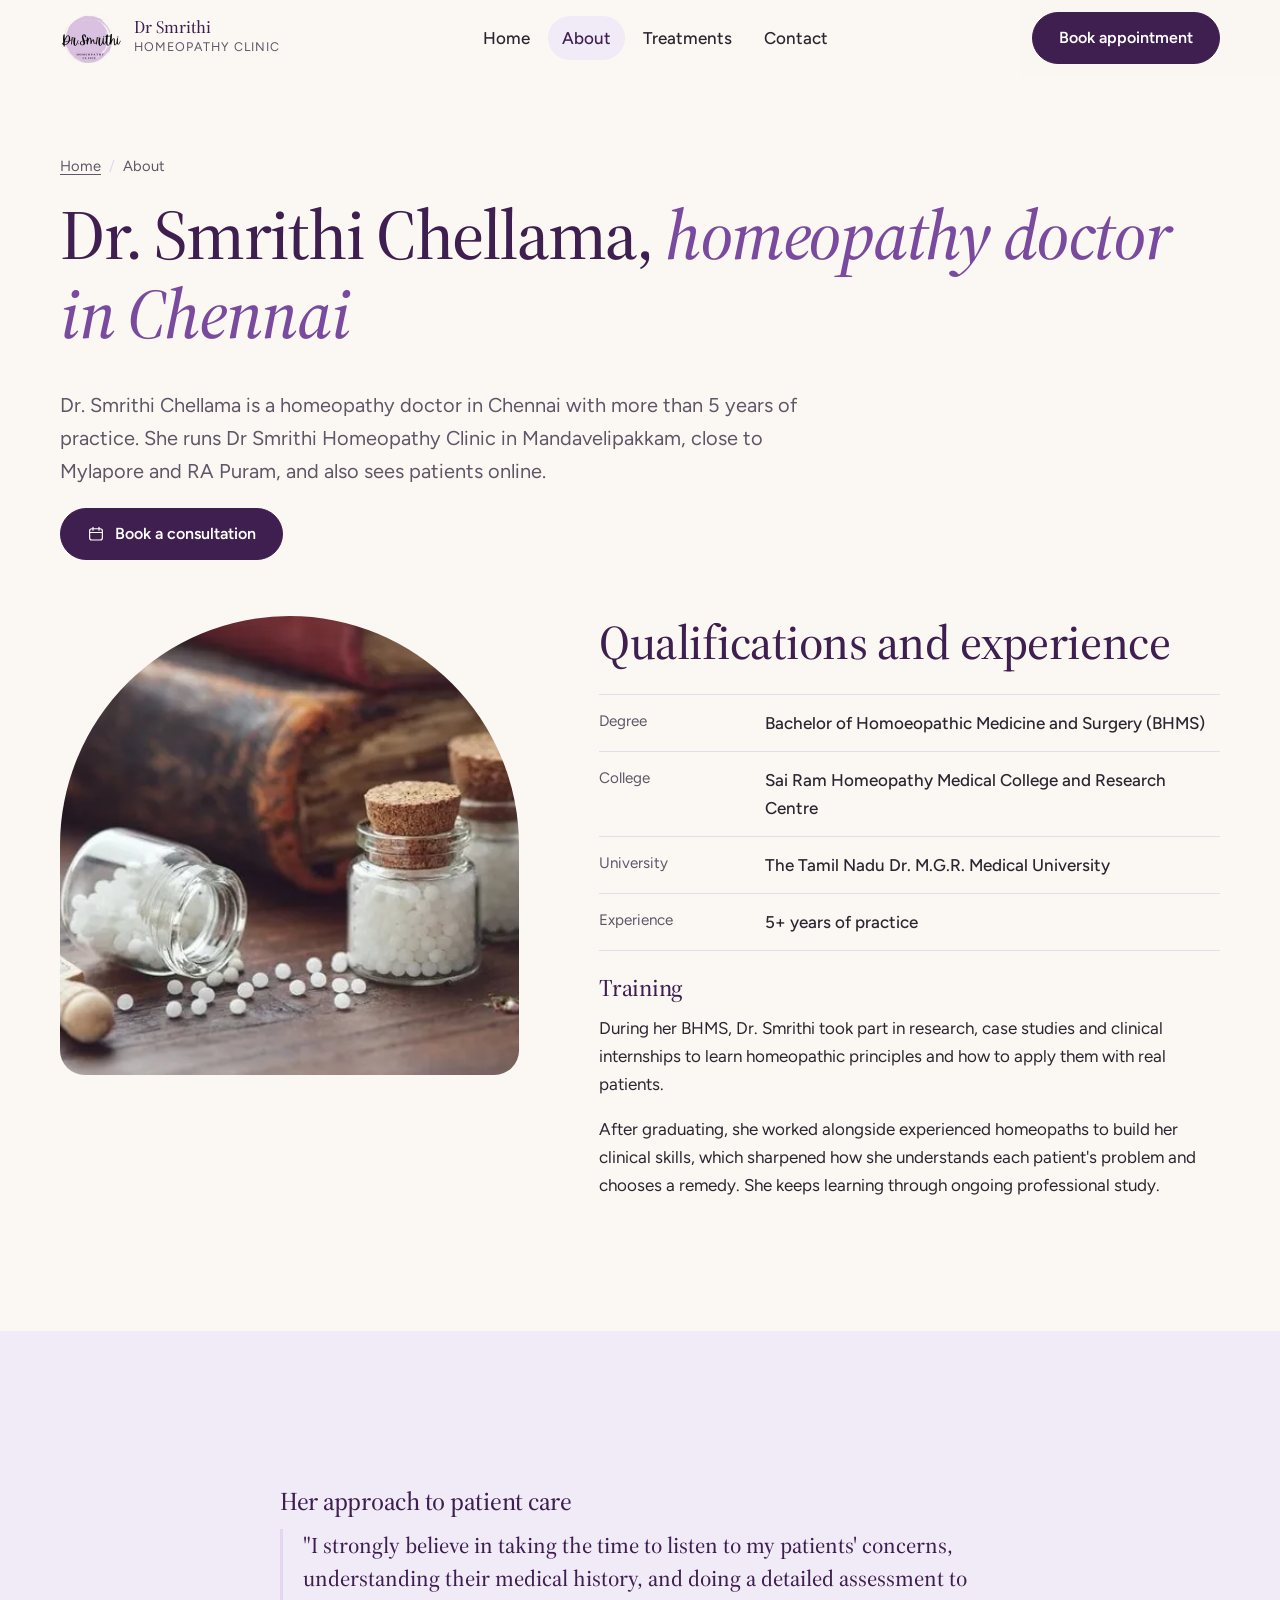
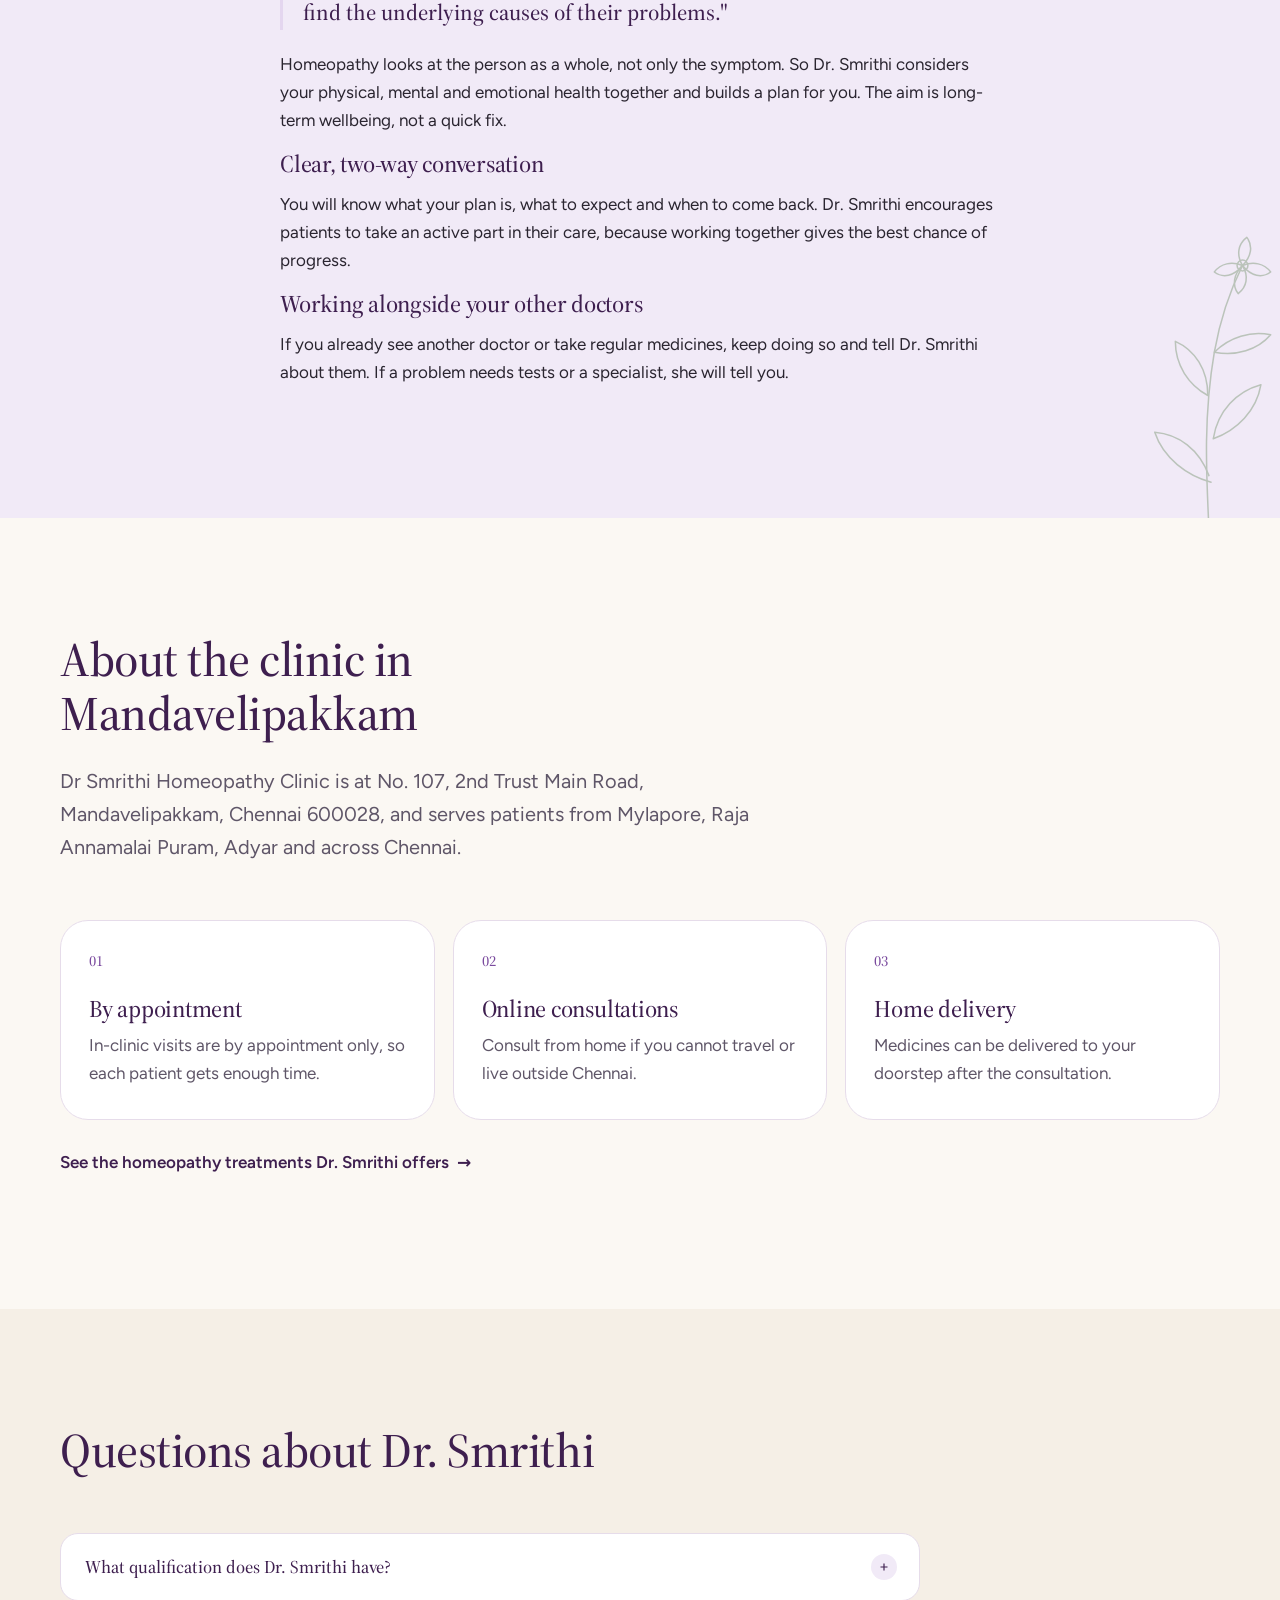
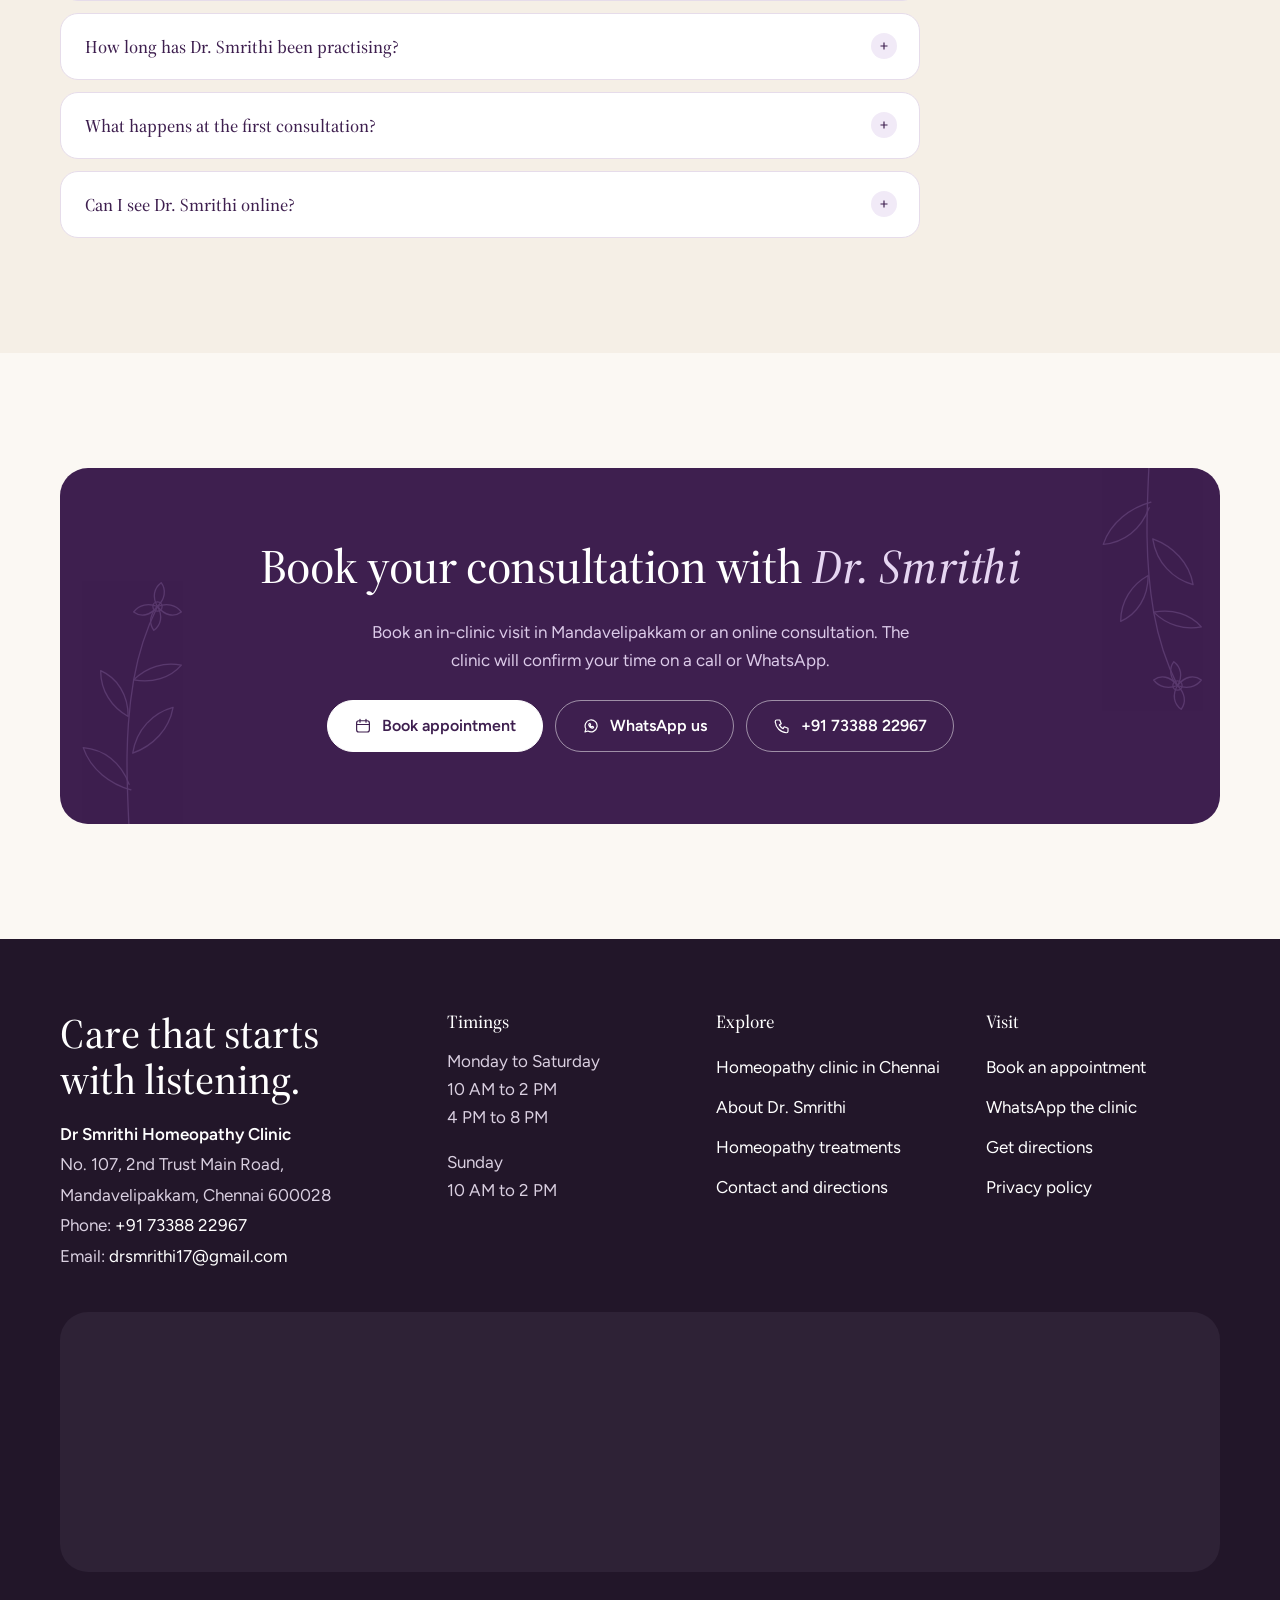
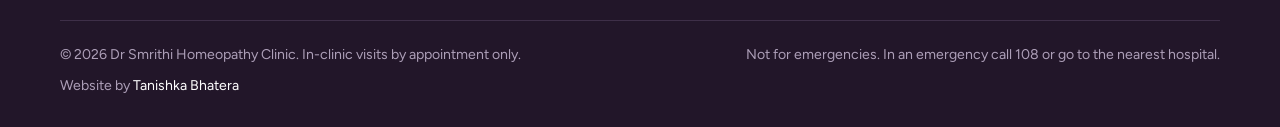
<file: about/index.html>
<!DOCTYPE html><html lang="en-IN" class="no-js" data-ga="G-P0BYKNVYDF"><head><meta charset="utf-8"><meta name="viewport" content="width=device-width, initial-scale=1"><title>Dr. Smrithi Chellama, Homeopathy Doctor in Chennai</title><meta name="description" content="Dr. Smrithi Chellama, BHMS, is a homeopathy doctor in Chennai with 5+ years of practice, seeing patients in Mandavelipakkam and online."><meta name="robots" content="index, follow, max-image-preview:large"><link rel="canonical" href="https://drsmrithi.online/about/"><script>document.documentElement.className='js';setTimeout(function(){if(!window.__ds)document.documentElement.classList.remove('js')},2500)</script><link rel="preload" href="/fonts/source-serif-500.woff2" as="font" type="font/woff2" crossorigin><link rel="preload" href="/fonts/figtree.woff2" as="font" type="font/woff2" crossorigin><link rel="icon" href="/favicon.ico" sizes="48x48"><link rel="icon" type="image/png" sizes="96x96" href="/favicon-96.png"><link rel="icon" type="image/png" sizes="192x192" href="/favicon-192.png"><link rel="apple-touch-icon" href="/apple-touch-icon.png"><meta name="theme-color" content="#fbf8f3"><meta property="og:type" content="website"><meta property="og:site_name" content="Dr Smrithi Homeopathy Clinic"><meta property="og:locale" content="en_IN"><meta property="og:title" content="Dr. Smrithi Chellama, Homeopathy Doctor in Chennai"><meta property="og:description" content="Dr. Smrithi Chellama, BHMS, is a homeopathy doctor in Chennai with 5+ years of practice, seeing patients in Mandavelipakkam and online."><meta property="og:url" content="https://drsmrithi.online/about/"><meta property="og:image" content="https://drsmrithi.online/og-share.jpg"><meta property="og:image:width" content="1200"><meta property="og:image:height" content="630"><meta name="twitter:card" content="summary_large_image"><meta name="twitter:title" content="Dr. Smrithi Chellama, Homeopathy Doctor in Chennai"><meta name="twitter:description" content="Dr. Smrithi Chellama, BHMS, is a homeopathy doctor in Chennai with 5+ years of practice, seeing patients in Mandavelipakkam and online."><meta name="twitter:image" content="https://drsmrithi.online/og-share.jpg"><script type="application/ld+json">{"@context":"https://schema.org","@graph":[{"@type":"MedicalClinic","@id":"https://drsmrithi.online/#clinic","name":"Dr Smrithi Homeopathy Clinic","url":"https://drsmrithi.online/","logo":{"@type":"ImageObject","url":"https://drsmrithi.online/favicon-192.png","width":192,"height":192},"image":"https://drsmrithi.online/og-share.jpg","telephone":"+917338822967","email":"drsmrithi17@gmail.com","medicineSystem":"https://schema.org/Homeopathic","address":{"@type":"PostalAddress","streetAddress":"No. 107, 2nd Trust Main Road, Mandavelipakkam","addressLocality":"Chennai","addressRegion":"Tamil Nadu","postalCode":"600028","addressCountry":"IN"},"hasMap":"https://www.google.com/maps/search/?api=1&query=Dr%20Smrithi%20Homeopathy%20Clinic%2C%20No.%20107%2C%202nd%20Trust%20Main%20Road%2C%20Mandavelipakkam%2C%20Chennai%20600028","geo":{"@type":"GeoCoordinates","latitude":13.0268,"longitude":80.2699},"openingHoursSpecification":[{"@type":"OpeningHoursSpecification","dayOfWeek":["Monday","Tuesday","Wednesday","Thursday","Friday","Saturday"],"opens":"10:00","closes":"14:00"},{"@type":"OpeningHoursSpecification","dayOfWeek":["Monday","Tuesday","Wednesday","Thursday","Friday","Saturday"],"opens":"16:00","closes":"20:00"},{"@type":"OpeningHoursSpecification","dayOfWeek":"Sunday","opens":"10:00","closes":"14:00"}],"areaServed":[{"@type":"Place","name":"Mandavelipakkam"},{"@type":"Place","name":"Mylapore"},{"@type":"Place","name":"Raja Annamalai Puram"},{"@type":"Place","name":"Adyar"},{"@type":"Place","name":"Alwarpet"},{"@type":"Place","name":"Santhome"},{"@type":"City","name":"Chennai"}],"employee":{"@id":"https://drsmrithi.online/about/#doctor"},"isAcceptingNewPatients":true,"availableService":[{"@type":"MedicalTherapy","name":"Homeopathy consultation (in-clinic)"},{"@type":"MedicalTherapy","name":"Online homeopathy consultation"}],"knowsAbout":["Homeopathy","Eczema","Psoriasis","Acne","Urticaria","Allergic rhinitis","Sinusitis","Asthma","Acidity","IBS","Stress","Sleep problems","Migraine","Back pain","PMS","Menopause symptoms"]},{"@type":"WebSite","@id":"https://drsmrithi.online/#website","url":"https://drsmrithi.online/","name":"Dr Smrithi Homeopathy Clinic","inLanguage":"en-IN","publisher":{"@id":"https://drsmrithi.online/#clinic"}},{"@type":"AboutPage","@id":"https://drsmrithi.online/about/#webpage","url":"https://drsmrithi.online/about/","name":"Dr. Smrithi Chellama, Homeopathy Doctor in Chennai","inLanguage":"en-IN","isPartOf":{"@id":"https://drsmrithi.online/#website"},"about":{"@id":"https://drsmrithi.online/about/#doctor"}},{"@type":"Person","@id":"https://drsmrithi.online/about/#doctor","name":"Dr. Smrithi Chellama","honorificPrefix":"Dr.","jobTitle":"Homeopathic physician","worksFor":{"@id":"https://drsmrithi.online/#clinic"},"url":"https://drsmrithi.online/about/","alumniOf":{"@type":"CollegeOrUniversity","name":"Sai Ram Homeopathy Medical College and Research Centre"},"hasCredential":{"@type":"EducationalOccupationalCredential","credentialCategory":"degree","name":"Bachelor of Homoeopathic Medicine and Surgery (BHMS)","recognizedBy":{"@type":"CollegeOrUniversity","name":"The Tamil Nadu Dr. M.G.R. Medical University"}},"knowsAbout":["Homeopathy","Skin conditions","Allergies","Digestive health","Women's health"]},{"@type":"FAQPage","@id":"https://drsmrithi.online/about/#faq","mainEntity":[{"@type":"Question","name":"What qualification does Dr. Smrithi have?","acceptedAnswer":{"@type":"Answer","text":"Dr. Smrithi Chellama holds a Bachelor of Homoeopathic Medicine and Surgery (BHMS) from Sai Ram Homeopathy Medical College and Research Centre, under The Tamil Nadu Dr. M.G.R. Medical University."}},{"@type":"Question","name":"How long has Dr. Smrithi been practising?","acceptedAnswer":{"@type":"Answer","text":"Dr. Smrithi has been practising homeopathy for more than 5 years."}},{"@type":"Question","name":"What happens at the first consultation?","acceptedAnswer":{"@type":"Answer","text":"The first consultation is a detailed conversation. The doctor asks about your main concern, past illnesses, medicines you take, sleep, food, stress and mood, and then explains your plan."}},{"@type":"Question","name":"Can I see Dr. Smrithi online?","acceptedAnswer":{"@type":"Answer","text":"Yes. Online consultations are available on a call, and medicines can be delivered to your home after the consultation."}}]},{"@type":"BreadcrumbList","itemListElement":[{"@type":"ListItem","position":1,"name":"Home","item":"https://drsmrithi.online/"},{"@type":"ListItem","position":2,"name":"About","item":"https://drsmrithi.online/about/"}]}]}</script><style>@font-face{font-family:"Source Serif 4";src:url(/fonts/source-serif-500.woff2)format("woff2");font-weight:500;font-style:normal;font-display:swap}@font-face{font-family:"Source Serif 4";src:url(/fonts/source-serif-500-italic.woff2)format("woff2");font-weight:500;font-style:italic;font-display:swap}@font-face{font-family:Figtree;src:url(/fonts/figtree.woff2)format("woff2");font-weight:400 600;font-style:normal;font-display:swap}@font-face{font-family:Serif Fallback;src:local(Georgia);size-adjust:100%;ascent-override:92%;descent-override:26%}@font-face{font-family:Figtree Fallback;src:local(Arial);size-adjust:97%;ascent-override:98%;descent-override:26%}:root{--cream:#fbf8f3;--paper:#f5efe6;--lilac:#f1eaf7;--lilac-2:#e4d6ef;--plum:#3e1f4f;--plum-2:#5a2f72;--violet:#7a4a9e;--sage:#8fa58a;--sage-soft:#e7ede3;--ink:#2a2530;--muted:#5f5668;--line:#e6dcea;--white:#fff;--wa:#0f7a3e;--serif:"Source Serif 4","Serif Fallback",Georgia,serif;--sans:"Figtree","Figtree Fallback",system-ui,-apple-system,"Segoe UI",Arial,sans-serif;--r-lg:28px;--r-md:18px;--r-sm:12px;--wrap:1200px;--ease:cubic-bezier(.22,.8,.24,1)}*,:before,:after{box-sizing:border-box}html{-webkit-text-size-adjust:100%}body{background:var(--cream);color:var(--ink);font-family:var(--sans);-webkit-font-smoothing:antialiased;text-rendering:optimizelegibility;margin:0;font-size:1.0625rem;line-height:1.65}img,svg{max-width:100%;display:block}img{height:auto}a{color:var(--violet);text-underline-offset:3px}a:hover{color:var(--plum)}:focus-visible{outline:3px solid var(--violet);outline-offset:3px;border-radius:6px}h1,h2,h3,h4{font-family:var(--serif);color:var(--plum);letter-spacing:-.01em;margin:0 0 .5em;font-weight:500;line-height:1.12}h1{letter-spacing:-.02em;font-size:clamp(2.3rem,6.2vw,4.4rem)}h2{font-size:clamp(1.8rem,4.2vw,3rem)}h3{font-size:clamp(1.25rem,2.2vw,1.5rem)}h1 em,h2 em{color:var(--violet);font-style:italic}p{margin:0 0 1em}ul{padding-left:1.1em}.wrap{width:100%;max-width:var(--wrap);margin:0 auto;padding:0 20px}.eyebrow{letter-spacing:.14em;text-transform:uppercase;color:var(--violet);align-items:center;gap:10px;margin-bottom:16px;font-size:.8rem;font-weight:600;display:inline-flex}.eyebrow:before{content:"";background:currentColor;width:22px;height:1.5px}.lead{color:var(--muted);max-width:60ch;font-size:clamp(1.08rem,1.6vw,1.25rem)}.muted{color:var(--muted)}.skip{z-index:200;background:var(--plum);color:#fff;border-radius:10px;padding:10px 16px;position:absolute;top:10px;left:-9999px}.skip:focus{left:10px}.sr-only{clip:rect(0 0 0 0);white-space:nowrap;width:1px;height:1px;position:absolute;overflow:hidden}.btn{--bg:var(--plum);--fg:#fff;border:1.5px solid var(--bg);background:var(--bg);min-height:52px;color:var(--fg);font:600 1rem/1 var(--sans);cursor:pointer;transition:background-color .3s var(--ease),color .3s var(--ease),border-color .3s var(--ease),transform .4s var(--ease);border-radius:999px;justify-content:center;align-items:center;gap:10px;padding:0 26px;text-decoration:none;display:inline-flex;position:relative}.btn:hover{--bg:var(--plum-2);color:#fff}.btn svg{flex:none;width:18px;height:18px}.btn-ghost{--bg:transparent;--fg:var(--plum);border-color:var(--plum)}.btn-ghost:hover{--bg:var(--plum);color:#fff}.btn-wa{--bg:var(--wa)}.btn-wa:hover{--bg:#0b5f30}.btn-light{--bg:#fff;--fg:var(--plum);border-color:#fff}.btn-light:hover{--bg:var(--lilac);color:var(--plum)}.btn-row{flex-wrap:wrap;gap:12px;display:flex}.link-arrow{color:var(--plum);align-items:center;gap:8px;font-weight:600;text-decoration:none;display:inline-flex}.link-arrow span{transition:transform .35s var(--ease)}.link-arrow:hover span{transform:translate(4px)}.site-header{z-index:60;-webkit-backdrop-filter:saturate(1.4)blur(12px);background:#fbf8f3e0;border-bottom:1px solid #0000;transition:border-color .3s;position:sticky;top:0}.site-header.scrolled{border-color:var(--line)}.hdr{justify-content:space-between;align-items:center;gap:16px;min-height:76px;display:flex}.brand{color:var(--plum);align-items:center;gap:12px;text-decoration:none;display:flex}.brand img{mix-blend-mode:multiply;width:62px;height:49px}.brand b{font:500 1.1rem/1.1 var(--serif);display:block}.brand small{letter-spacing:.08em;text-transform:uppercase;color:var(--muted);font-size:.78rem;display:block}.nav ul{gap:4px;margin:0;padding:0;list-style:none;display:flex}.nav a{min-height:44px;color:var(--ink);border-radius:999px;align-items:center;padding:0 14px;font-weight:500;text-decoration:none;transition:background-color .25s;display:flex}.nav a:hover{background:var(--lilac)}.nav a[aria-current=page]{background:var(--lilac);color:var(--plum)}.nav-book{display:none}.menu-btn{border:1.5px solid var(--line);cursor:pointer;width:48px;height:48px;color:var(--plum);background:#fff;border-radius:50%;justify-content:center;align-items:center;display:none}.menu-btn span,.menu-btn span:before{width:20px;height:1.5px;transition:transform .3s var(--ease);background:currentColor;display:block;position:relative}.menu-btn span:before{content:"";position:absolute;top:6px}.menu-btn span{top:-3px}@media (width<=959px){.js .menu-btn{display:inline-flex}.js .nav{background:var(--cream);border-bottom:1px solid var(--line);padding:12px 20px 24px;display:none;position:fixed;inset:76px 0 auto}.js .nav.open{display:block}.js .nav ul{flex-direction:column}.js .nav a{min-height:52px;font-size:1.15rem}.nav-book{margin-top:8px;display:block}.nav-book a{background:var(--plum);color:#fff;justify-content:center}.hdr-cta{display:none}.nav{width:100%}.hdr{flex-wrap:wrap}.js .hdr{flex-wrap:nowrap}}.section{padding:clamp(64px,9vw,120px) 0}.section-tint{background:var(--lilac)}.section-paper{background:var(--paper)}.section-head{max-width:720px;margin-bottom:clamp(32px,5vw,56px)}.section-head.center{text-align:center;margin-left:auto;margin-right:auto}.section-head.center .eyebrow:before{display:none}.panel{border-radius:var(--r-lg);background:#fff;padding:clamp(24px,4vw,44px)}.hero{padding:clamp(28px,5vw,64px) 0 clamp(48px,7vw,90px);position:relative;overflow:hidden}.hero-grid{align-items:center;gap:40px;display:grid}.hero h1{max-width:15ch;font-size:clamp(2.3rem,5vw,3.9rem)}.hero .lead{margin:18px 0 28px}.hero-media{position:relative}.hero-img{border-radius:260px 260px var(--r-lg) var(--r-lg);aspect-ratio:1;background:var(--lilac-2);overflow:hidden}.hero-img img{object-fit:cover;width:100%;height:100%}.float-card{backdrop-filter:blur(6px);border-radius:var(--r-md);background:#fffffff0;align-items:center;gap:12px;padding:14px 18px;font-size:.95rem;line-height:1.3;display:flex;position:absolute;box-shadow:0 18px 40px -18px #3e1f4f59}.float-card b{color:var(--plum);font-weight:600;display:block}.float-card .dot{background:var(--lilac);width:38px;height:38px;color:var(--plum);border-radius:50%;flex:none;place-items:center;display:grid}.float-card .dot svg{width:20px;height:20px}.fc-1{animation:5s ease-in-out infinite bob;bottom:18%;left:-12px}.fc-2{animation:6s ease-in-out -2s infinite bob;top:12%;right:-8px}.float-card{transition:transform .4s var(--ease)}.float-card:hover{animation:.6s ease-in-out wiggle}.fc-2 .dot{position:relative}.fc-2 .dot:after{content:"";background:#3fae64;border-radius:50%;width:9px;height:9px;animation:2s ease-out infinite ping;position:absolute;top:2px;right:2px;box-shadow:0 0 #3fae6499}@keyframes bob{0%,to{transform:translateY(0)rotate(0)}50%{transform:translateY(-10px)rotate(-1deg)}}@keyframes wiggle{0%,to{transform:rotate(0)}25%{transform:rotate(-3deg)}75%{transform:rotate(3deg)}}@keyframes ping{to{box-shadow:0 0 0 10px #3fae6400}}.hero-sprig{width:260px;color:var(--sage);opacity:.55;pointer-events:none;position:absolute;bottom:-40px;right:-60px}.trust{border-top:1px solid var(--line);color:var(--muted);flex-wrap:wrap;gap:10px 22px;margin:30px 0 0;padding:22px 0 0;font-size:.95rem;list-style:none;display:flex}.trust li{align-items:center;gap:8px;display:inline-flex}.trust svg{width:18px;height:18px;color:var(--sage)}.marquee{background:var(--plum);color:#f3eaf8;padding:18px 0;overflow:hidden}.marquee-track{gap:48px;width:max-content;animation:38s linear infinite marquee;display:flex}.marquee-track span{font:400 1.15rem/1 var(--serif);white-space:nowrap;align-items:center;gap:48px;display:inline-flex}.marquee-track span:after{content:"✦";color:var(--sage);font-size:.8rem}@keyframes marquee{to{transform:translate(-50%)}}.ways{gap:18px;display:grid}.way{border-radius:var(--r-lg);border:1px solid var(--line);transform-style:preserve-3d;transition:transform .6s var(--ease),box-shadow .5s var(--ease),border-color .4s;background:#fff;padding:32px 28px;position:relative;overflow:hidden}.way:before{content:"";background:radial-gradient(260px circle at var(--mx,50%) var(--my,50%),#7a4a9e24,transparent 70%);opacity:0;pointer-events:none;transition:opacity .4s;position:absolute;inset:0}.way:hover{border-color:var(--lilac-2);box-shadow:0 30px 60px -32px #3e1f4f80}.way:hover:before{opacity:1}.way .num{transition:transform .5s var(--ease),color .3s}.way:hover .num{color:var(--plum);transform:translate(6px)}.way .num{font:400 .95rem/1 var(--serif);color:var(--violet);margin-bottom:28px;display:block}.way h3{margin-bottom:.35em}.way p{color:var(--muted);margin:0}.tiles{gap:16px;display:grid}.tile{border-radius:var(--r-lg);color:var(--ink);border:1px solid var(--line);background:#fff;flex-direction:column;text-decoration:none;display:flex;position:relative;overflow:hidden}.tile:hover{color:var(--ink)}.tile-media{aspect-ratio:4/3;background:linear-gradient(135deg,var(--lilac) 0%,var(--lilac-2) 100%);display:block;overflow:hidden}.tile-media img{object-fit:cover;width:100%;height:100%}.tile-art{width:100%;height:100%;color:var(--plum);place-items:center;display:grid}.tile-art svg{opacity:.75;width:34%;height:auto}.tile-body{flex-direction:column;flex:1;gap:10px;padding:22px 24px 26px;display:flex}.tile h3{margin:0}.tile p{color:var(--muted);margin:0;font-size:.98rem}.chips{flex-wrap:wrap;gap:6px;display:flex}.chips span{background:var(--cream);border:1px solid var(--line);color:var(--muted);border-radius:999px;padding:5px 11px;font-size:.82rem}.tile .link-arrow{margin-top:auto;padding-top:6px}.scope-note{color:var(--muted);max-width:760px;margin-top:22px;font-size:.92rem}.doctor{align-items:center;gap:40px;display:grid}.monogram{aspect-ratio:1;background:radial-gradient(circle at 30% 25%,#fff 0,var(--lilac) 55%,var(--lilac-2) 100%);border-radius:50%;place-items:center;width:100%;max-width:440px;margin:0 auto;display:grid;position:relative}.monogram img{mix-blend-mode:multiply;width:72%}.monogram svg.ring{width:112%;height:112%;color:var(--violet);opacity:.5;position:absolute;inset:-6%}.creds{border-top:1px solid var(--line);gap:0;margin:24px 0;display:grid}.creds div{border-bottom:1px solid var(--line);grid-template-columns:150px 1fr;gap:16px;padding:14px 0;display:grid}.creds dt{color:var(--muted);font-size:.95rem}.creds dd{margin:0;font-weight:500}blockquote.pull{border-left:3px solid var(--lilac-2);font:500 clamp(1.15rem,2vw,1.4rem)/1.5 var(--serif);color:var(--plum);margin:0 0 20px;padding-left:20px}.steps{counter-reset:s;gap:18px;margin:0;padding:0;list-style:none;display:grid}.step{border-radius:var(--r-lg);background:var(--cream);border:1px solid var(--line);padding:28px;position:relative}.step:before{counter-increment:s;content:"0" counter(s);font:400 2.6rem/1 var(--serif);color:var(--lilac-2);margin-bottom:18px;transition:color .4s;display:block}.step:hover:before{color:var(--violet)}.step h3{font-size:1.25rem}.step p{color:var(--muted);margin:0}.scope{gap:18px;display:grid}.scope .panel h3{align-items:center;gap:12px;display:flex}.scope .panel h3 svg{width:28px;height:28px;color:var(--violet);flex:none}.scope ul{margin:0;padding:0;list-style:none}.scope li{border-bottom:1px dashed var(--line);padding:8px 0 8px 30px;position:relative}.scope li:last-child{border:0}.scope li:before{content:"";background:var(--sage);border-radius:50%;width:12px;height:12px;position:absolute;top:16px;left:4px}.scope .warn li:before{background:#c0703f}.reviews{gap:18px;display:grid}.review{border-radius:var(--r-lg);border:1px solid var(--line);background:#fff;flex-direction:column;gap:16px;margin:0;padding:28px;display:flex}.review .q{font:400 3rem/.6 var(--serif);color:var(--lilac-2);height:20px}.review blockquote{color:var(--ink);margin:0}.review figcaption{color:var(--plum);justify-content:space-between;align-items:center;gap:10px;margin-top:auto;font-weight:600;display:flex}.review figcaption span{background:var(--sage-soft);color:#3f5a3b;border-radius:999px;padding:4px 10px;font-size:.82rem;font-weight:500}.cases{gap:18px;display:grid}.case{border-radius:var(--r-lg);border:1px solid var(--line);background:#fff;margin:0;overflow:hidden}.case img{aspect-ratio:1;object-fit:cover;width:100%}.case figcaption{padding:16px 20px;font-size:.95rem}.case figcaption b{color:var(--plum);display:block}.case-note{color:var(--muted);margin-top:18px;font-size:.9rem}.faq{gap:12px;max-width:860px;display:grid}.faq details{border-radius:var(--r-md);border:1px solid var(--line);background:#fff;transition:border-color .3s}.faq details[open]{border-color:var(--lilac-2)}.faq summary{cursor:pointer;font:500 1.12rem/1.4 var(--serif);color:var(--plum);padding:20px 60px 20px 24px;list-style:none;position:relative}.faq summary::-webkit-details-marker{display:none}.faq summary:after{content:"";background:var(--lilac) url("data:image/svg+xml,%3Csvg xmlns='http://www.w3.org/2000/svg' viewBox='0 0 24 24' fill='none' stroke='%233e1f4f' stroke-width='2'%3E%3Cpath d='M12 6v12M6 12h12'/%3E%3C/svg%3E") center/14px no-repeat;width:26px;height:26px;transition:transform .35s var(--ease);border-radius:50%;margin-top:-13px;position:absolute;top:50%;right:22px}.faq details[open] summary:after{transform:rotate(45deg)}.faq .ans{color:var(--muted);padding:0 24px 20px}.faq .ans p:last-child{margin:0}.visit{gap:18px;display:grid}.hours{border-collapse:collapse;width:100%}.hours th,.hours td{text-align:left;border-bottom:1px solid var(--line);vertical-align:top;padding:12px 0}.hours th{color:var(--muted);padding-right:16px;font-weight:500}.map-box{border-radius:var(--r-lg);background:var(--lilac) radial-gradient(circle at 70% 30%,#fff 0,transparent 55%);text-align:center;place-items:center;min-height:380px;padding:24px;display:grid;position:relative;overflow:hidden}.map-box iframe{border:0;width:100%;height:100%;position:absolute;inset:0}.map-pin{width:60px;height:60px;color:var(--plum);margin:0 auto 14px}.cta{background:var(--plum);color:#efe5f6;border-radius:var(--r-lg);text-align:center;padding:clamp(36px,6vw,72px);position:relative;overflow:hidden}.cta h2{color:#fff}.cta h2 em{color:#e6d6f2}.cta p{color:#dccbe9;max-width:560px;margin:0 auto 26px}.cta .btn-row{justify-content:center}.cta .btn-ghost{--fg:#fff;border-color:#ffffff80}.cta .btn-ghost:hover{--bg:#fff;color:var(--plum)}.cta-sprig{color:#8e6aa8;opacity:.35;pointer-events:none;width:220px;position:absolute}.cta-sprig.l{bottom:-30px;left:-40px}.cta-sprig.r{top:-30px;right:-40px;transform:scaleX(-1)rotate(180deg)}.page-hero{padding:clamp(40px,6vw,80px) 0 clamp(32px,5vw,56px)}.crumbs ol{color:var(--muted);flex-wrap:wrap;gap:8px;margin:0 0 18px;padding:0;font-size:.92rem;list-style:none;display:flex}.crumbs li+li:before{content:"/";color:var(--lilac-2);margin-right:8px}.crumbs a{color:var(--muted)}.toc{flex-wrap:wrap;gap:8px;margin:28px 0 0;padding:0;list-style:none;display:flex}.toc a{border:1px solid var(--line);min-height:44px;color:var(--plum);background:#fff;border-radius:999px;align-items:center;gap:8px;padding:0 16px;font-weight:500;text-decoration:none;transition:background-color .25s;display:inline-flex}.toc a:hover{background:var(--lilac)}.area{border-top:1px solid var(--line);gap:28px;padding:clamp(40px,6vw,72px) 0;scroll-margin-top:90px;display:grid}.area-side{align-items:flex-start;gap:16px;display:flex}.area-body h3{margin-top:1.4em;font-size:1.15rem}.area-cols{gap:4px 32px;display:grid}.tick{margin:0;padding:0;list-style:none}.tick li{padding:6px 0 6px 28px;position:relative}.tick li:before{content:"";border-left:2px solid var(--sage);border-bottom:2px solid var(--sage);width:14px;height:8px;position:absolute;top:14px;left:2px;transform:rotate(-45deg)}.urgent{border-radius:var(--r-sm);background:#fbf1ea;border-left:3px solid #c0703f;margin-top:18px;padding:14px 18px;font-size:.96rem}.form,.form-2{gap:18px;display:grid}.field label{color:var(--plum);margin-bottom:8px;font-weight:600;display:block}.field .opt{color:var(--muted);font-weight:400}.field input,.field select,.field textarea{width:100%;min-height:52px;font:inherit;color:var(--ink);background:#fff;border:1.5px solid #cbbfd4;border-radius:14px;padding:12px 16px;transition:border-color .2s,box-shadow .2s}.field input:focus,.field select:focus,.field textarea:focus{border-color:var(--violet);outline:none;box-shadow:0 0 0 4px #7a4a9e26}.field textarea{resize:vertical;min-height:120px}.field [aria-invalid=true]{border-color:#b00020}.err{color:#b00020;margin-top:6px;font-size:.92rem;display:block}.err:empty{display:none}.check{color:var(--muted);align-items:flex-start;gap:12px;font-size:.95rem;display:flex}.check input{width:22px;height:22px;accent-color:var(--plum);flex:none;margin-top:2px}.hp{width:1px;height:1px;left:-10000px;overflow:hidden;position:absolute!important}.status{border-radius:14px;padding:16px 18px;font-weight:500}.status:empty{display:none}.status.ok{color:#0b5a2c;background:#e8f4ec;border:1px solid #a8d6b6}.status.bad{color:#8a0018;background:#fdecee;border:1px solid #f0aab4}.prose{max-width:760px}.prose h2{margin-top:1.6em;font-size:1.6rem}.site-footer{color:#d9cfe0;background:#221629;padding:72px 0 30px}.site-footer a{color:#fff;text-decoration:none}.site-footer a:hover{color:#d9c2ec;text-decoration:underline}.foot-grid{gap:36px;display:grid}.site-footer h2,.foot-label{font:500 1.15rem/1.2 var(--serif);color:#fff;margin:0 0 14px}.site-footer ul{margin:0;padding:0;list-style:none}.site-footer li a{align-items:center;min-height:40px;display:inline-flex}.site-footer address{font-style:normal;line-height:1.8}.foot-brand{font:400 clamp(1.8rem,4vw,2.6rem)/1.1 var(--serif);color:#fff;margin-bottom:16px}.foot-bottom{color:#ad9fb8;border-top:1px solid #3e2f48;flex-wrap:wrap;justify-content:space-between;gap:8px 24px;margin-top:48px;padding-top:22px;font-size:.88rem;display:flex}.mbar{z-index:70;backdrop-filter:blur(10px);border:1px solid var(--line);background:#fffffff5;border-radius:999px;grid-template-columns:1fr 1fr 1fr;gap:6px;padding:6px;display:grid;position:fixed;bottom:12px;left:12px;right:12px;box-shadow:0 14px 40px -12px #3e1f4f73}.mbar a{min-height:48px;color:var(--plum);border-radius:999px;justify-content:center;align-items:center;gap:6px;font-size:.95rem;font-weight:600;text-decoration:none;display:flex}.mbar a svg{width:18px;height:18px}.mbar .wa{background:var(--wa);color:#fff}.mbar .book{background:var(--plum);color:#fff}body{padding-bottom:84px}.cursor{z-index:300;pointer-events:none;display:none;position:fixed;top:0;left:0}.has-cursor .cursor{display:block}.cursor-dot{background:var(--plum);border-radius:50%;width:8px;height:8px;margin:-4px 0 0 -4px;position:absolute}.cursor-ring{width:40px;height:40px;transition:width .35s var(--ease),height .35s var(--ease),margin .35s var(--ease),background-color .35s,border-color .35s;border:1.5px solid #3e1f4f59;border-radius:50%;place-items:center;margin:-20px 0 0 -20px;display:grid;position:absolute}.cursor-ring span{font:600 .72rem/1 var(--sans);letter-spacing:.08em;text-transform:uppercase;color:#fff;opacity:0;transition:opacity .2s}.cursor.is-link .cursor-ring{background:#7a4a9e1f;border-color:#0000;width:58px;height:58px;margin:-29px 0 0 -29px}.cursor.is-label .cursor-ring{background:var(--plum);border-color:#0000;width:84px;height:84px;margin:-42px 0 0 -42px}.cursor.is-label .cursor-ring span{opacity:1}.cursor.is-label .cursor-dot,.cursor.is-link .cursor-dot,.cursor.hidden{opacity:0}.js [data-reveal]{opacity:0;transition:opacity .9s var(--ease),transform .9s var(--ease);transition-delay:var(--d,0s);transform:translateY(28px)}.js [data-reveal].in{opacity:1;transform:none}.draw path{stroke-dasharray:var(--len,600);stroke-dashoffset:var(--len,600);transition:stroke-dashoffset 2.4s var(--ease)}.no-js .draw path,.draw.in path{stroke-dashoffset:0}@media (width>=640px){.ways,.reviews,.cases,.tiles,.steps{grid-template-columns:repeat(2,1fr)}.form-2,.area-cols{grid-template-columns:1fr 1fr}}@media (width>=960px){.hero-grid{grid-template-columns:1.1fr .9fr;gap:64px}.ways,.tiles,.reviews,.cases{grid-template-columns:repeat(3,1fr)}.steps{grid-template-columns:repeat(4,1fr)}.doctor{grid-template-columns:.85fr 1.15fr;gap:80px}.scope,.visit{grid-template-columns:1fr 1fr}.area{grid-template-columns:.8fr 2fr;gap:56px}.foot-grid{grid-template-columns:1.5fr 1fr 1fr 1fr}.mbar{display:none}body{padding-bottom:0}}@media (prefers-reduced-motion:reduce){*,:before,:after{scroll-behavior:auto!important;transition:none!important;animation:none!important}.js [data-reveal]{opacity:1;transform:none}.draw path{stroke-dashoffset:0}.marquee-track{animation:none}}.visit>*,.doctor>*,.form-2>*,.area>*,.hero-grid>*{min-width:0}@media (width<=639px){.creds div{grid-template-columns:96px 1fr;gap:12px}.panel{padding:22px}}.tile-icon{background:var(--lilac);width:58px;height:58px;color:var(--plum);border-radius:18px;flex:none;place-items:center;display:grid}.tile-icon svg{width:30px;height:30px}.toc a svg{width:18px;height:18px}.tr-hero{align-items:center;gap:36px;display:grid}.tr-mosaic{grid-template-rows:auto auto;grid-template-columns:1fr 1fr;gap:14px;display:grid}.tr-mosaic img{object-fit:cover;border-radius:var(--r-lg);width:100%;height:100%}.tr-mosaic .m1{aspect-ratio:3/4;border-radius:200px 200px var(--r-lg) var(--r-lg);grid-row:span 2}.tr-mosaic .m2,.tr-mosaic .m3{aspect-ratio:4/3}.tr{padding:clamp(56px,8vw,104px) 0;scroll-margin-top:80px}.tr-alt{background:var(--lilac)}.tr-grid{align-items:start;gap:32px;display:grid}.tr-photo{border-radius:var(--r-lg);aspect-ratio:4/3;background:var(--lilac-2);position:relative;overflow:hidden}.tr-photo img{object-fit:cover;width:100%;height:100%}.tr-badge{color:var(--plum);background:#fffffff0;border-radius:999px;align-items:center;gap:8px;padding:8px 14px;font-size:.92rem;font-weight:600;display:inline-flex;position:absolute;bottom:16px;left:16px}.tr-badge svg{width:18px;height:18px}.tr-body h2{font-size:clamp(1.8rem,3.4vw,2.6rem)}.tr-body .lead{max-width:none;margin-bottom:22px}.tr-label{font:600 .82rem/1 var(--sans);letter-spacing:.1em;text-transform:uppercase;color:var(--muted);margin:0 0 12px}.tr-chips{flex-wrap:wrap;gap:8px;margin:0 0 26px;padding:0;list-style:none;display:flex}.tr-chips li{border:1px solid var(--line);color:var(--plum);background:#fff;border-radius:999px;padding:8px 14px;font-size:.95rem;font-weight:500}.tr-alt .tr-chips li{border-color:var(--lilac-2)}.tr-cards{gap:12px;margin-bottom:18px;display:grid}.tr-card{border:1px solid var(--line);border-radius:var(--r-md);background:#fff;padding:18px 20px}.tr-card h3{font:600 1rem/1.3 var(--sans);color:var(--plum);margin:10px 0 6px}.tr-card p{color:var(--muted);margin:0;font-size:.96rem}.tr-ic{background:var(--lilac);width:36px;height:36px;color:var(--plum);border-radius:12px;place-items:center;display:grid}.tr-alt .tr-ic{background:var(--cream)}.tr-ic svg{width:20px;height:20px}.tr-body .link-arrow{margin-top:18px}@media (width>=640px){.tr-cards{grid-template-columns:repeat(3,1fr)}}@media (width>=960px){.tr-hero{grid-template-columns:1.1fr .9fr;gap:64px}.tr-grid{grid-template-columns:.9fr 1.1fr;gap:64px}.tr-alt .tr-grid{grid-template-columns:1.1fr .9fr}.tr-alt .tr-photo{order:2}.tr-photo{aspect-ratio:4/5;position:sticky;top:100px}}.tr-hero>*,.tr-grid>*{min-width:0}.hero-img.tr-rect{border-radius:var(--r-lg);aspect-ratio:4/3}.tr-answer{color:var(--ink);border-left:3px solid var(--violet);border-radius:0 var(--r-sm) var(--r-sm) 0;background:#fff;margin:0 0 18px;padding:14px 18px;font-size:1.05rem}.tr-alt .tr-answer{background:var(--cream)}@keyframes rise{0%{opacity:0;transform:translateY(18px)}to{opacity:1;transform:none}}.js .hero [data-reveal],.js .page-hero [data-reveal]{opacity:1;animation:rise .8s var(--ease) both;animation-delay:var(--d,0s);transition:none;transform:none}@media (prefers-reduced-motion:reduce){.js .hero [data-reveal],.js .page-hero [data-reveal]{animation:none}}.foot-map{border-radius:var(--r-lg);background:#2e2236;height:260px;margin-top:40px;overflow:hidden}.foot-map iframe{border:0;width:100%;height:100%;display:block}@layer astro.images{:where([data-astro-image]){height:auto}:where([data-astro-image=full-width]){width:100%}:where([data-astro-image=constrained]){max-width:100%}[data-astro-image-fit=fill]{object-fit:fill}[data-astro-image-fit=contain]{object-fit:contain}[data-astro-image-fit=cover]{object-fit:cover}[data-astro-image-fit=scale-down]{object-fit:scale-down}[data-astro-image-pos=top]{object-position:top}[data-astro-image-pos=bottom]{object-position:bottom}[data-astro-image-pos=left]{object-position:left}[data-astro-image-pos=right]{object-position:right}[data-astro-image-pos=center]{object-position:center}[data-astro-image-pos=top-left]{object-position:top left}[data-astro-image-pos=top-right]{object-position:top right}[data-astro-image-pos=top-center]{object-position:top center}[data-astro-image-pos=bottom-left]{object-position:bottom left}[data-astro-image-pos=bottom-right]{object-position:bottom right}[data-astro-image-pos=bottom-center]{object-position:bottom center}[data-astro-image-pos=left-top]{object-position:left top}[data-astro-image-pos=left-bottom]{object-position:left bottom}[data-astro-image-pos=left-center]{object-position:left center}[data-astro-image-pos=right-top]{object-position:right top}[data-astro-image-pos=right-bottom]{object-position:right bottom}[data-astro-image-pos=right-center]{object-position:right center}[data-astro-image-pos=center-top]{object-position:center top}[data-astro-image-pos=center-bottom]{object-position:center bottom}[data-astro-image-pos=center-left]{object-position:center left}[data-astro-image-pos=center-right]{object-position:center right}}
</style></head><body><a class="skip" href="#main">Skip to content</a><header class="site-header"><div class="wrap hdr"><a class="brand" href="/" aria-label="Dr Smrithi Homeopathy Clinic, home"><img src="/_astro/logo.Yr3WPw_T_BqCrj.webp" width="62" height="49" alt=""><span><b>Dr Smrithi</b><small>Homeopathy Clinic</small></span></a><button class="menu-btn" type="button" aria-expanded="false" aria-controls="site-nav" aria-label="Open menu"><span></span></button><nav id="site-nav" class="nav" aria-label="Main"><ul><li><a href="/">Home</a></li><li><a href="/about/" aria-current="page">About</a></li><li><a href="/treatments/">Treatments</a></li><li><a href="/contact/">Contact</a></li><li class="nav-book"><a href="/contact/#book">Book appointment</a></li></ul></nav><a class="btn hdr-cta" href="/contact/#book" data-magnetic data-cursor="Book">Book appointment</a></div></header><main id="main"><section class="page-hero"><div class="wrap"><nav class="crumbs" aria-label="Breadcrumb"><ol><li><a href="/">Home</a></li><li aria-current="page">About</li></ol></nav><h1 data-reveal style="--d:.08s">Dr. Smrithi Chellama, <em>homeopathy doctor in Chennai</em></h1><p class="lead" data-reveal style="--d:.16s">Dr. Smrithi Chellama is a homeopathy doctor in Chennai with more than 5 years of practice. She runs Dr Smrithi Homeopathy Clinic in Mandavelipakkam, close to Mylapore and RA Puram, and also sees patients online.</p><div class="btn-row" data-reveal style="--d:.24s"><a class="btn" href="/contact/#book" data-magnetic data-cursor="Book"><svg viewBox="0 0 24 24" fill="none" stroke="currentColor" stroke-width="1.6" stroke-linecap="round" stroke-linejoin="round" aria-hidden="true"><rect x="3.5" y="5" width="17" height="15" rx="3"/><path d="M8 3v4M16 3v4M3.5 10h17"/></svg>Book a consultation</a></div></div></section><section class="section" style="padding-top:0"><div class="wrap doctor" style="align-items:start"><div data-reveal><div class="hero-img" style="aspect-ratio:1"><img src="/_astro/pills.3aWTL4cx_1W92UF.webp" srcset="/_astro/pills.3aWTL4cx_1mE2zI.webp 420w, /_astro/pills.3aWTL4cx_284Q0.webp 640w" sizes="(min-width: 960px) 460px, 92vw" alt="Open glass jars of homeopathy globules on a wooden table" loading="lazy" decoding="async" width="736" height="490"></div></div><div><h2 data-reveal>Qualifications and experience</h2><dl class="creds" data-reveal><div><dt>Degree</dt><dd>Bachelor of Homoeopathic Medicine and Surgery (BHMS)</dd></div><div><dt>College</dt><dd>Sai Ram Homeopathy Medical College and Research Centre</dd></div><div><dt>University</dt><dd>The Tamil Nadu Dr. M.G.R. Medical University</dd></div><div><dt>Experience</dt><dd>5+ years of practice</dd></div></dl><h3 data-reveal>Training</h3><p data-reveal>During her BHMS, Dr. Smrithi took part in research, case studies and clinical internships to learn homeopathic principles and how to apply them with real patients.</p><p data-reveal>After graduating, she worked alongside experienced homeopaths to build her clinical skills, which sharpened how she understands each patient's problem and chooses a remedy. She keeps learning through ongoing professional study.</p></div></div></section><section class="section section-tint" style="position:relative;overflow:hidden"><svg class="draw hero-sprig" viewBox="0 0 240 300" fill="none" stroke="currentColor" stroke-width="1.4" stroke-linecap="round" stroke-linejoin="round" aria-hidden="true" data-draw><path d="M120 296C118 240 112 180 124 110 130 76 140 50 150 30" style="--len:300"></path><path d="M121 230c-22-6-44-22-52-46 24 2 44 18 52 46Z" style="--len:140"></path><path d="M123 190c22-8 40-26 44-50-22 6-40 24-44 50Z" style="--len:140"></path><path d="M118 150c-18-10-30-28-30-50 18 8 30 26 30 50Z" style="--len:130"></path><path d="M150 30c-6-10-4-20 4-26 6 8 4 18-4 26Z" style="--len:70"></path><path d="M150 30c10-4 20-2 26 6-8 6-18 4-26-6Z" style="--len:70"></path><path d="M150 30c-10-4-20-2-26 6 8 6 18 4 26-6Z" style="--len:70"></path><path d="M150 30c6 10 4 20-4 26-6-8-4-18 4-26Z" style="--len:70"></path><circle cx="150" cy="30" r="5" style="--len:40"></circle><path d="M124 110c14-14 34-20 52-16-12 14-32 20-52 16Z" style="--len:120"></path></svg><div class="wrap prose"><h2 data-reveal>Her approach to patient care</h2><blockquote class="pull" data-reveal>"I strongly believe in taking the time to listen to my patients' concerns, understanding their medical history, and doing a detailed assessment to find the underlying causes of their problems."</blockquote><p data-reveal>Homeopathy looks at the person as a whole, not only the symptom. So Dr. Smrithi considers your physical, mental and emotional health together and builds a plan for you. The aim is long-term wellbeing, not a quick fix.</p><h3 data-reveal>Clear, two-way conversation</h3><p data-reveal>You will know what your plan is, what to expect and when to come back. Dr. Smrithi encourages patients to take an active part in their care, because working together gives the best chance of progress.</p><h3 data-reveal>Working alongside your other doctors</h3><p data-reveal>If you already see another doctor or take regular medicines, keep doing so and tell Dr. Smrithi about them. If a problem needs tests or a specialist, she will tell you.</p></div></section><section class="section"><div class="wrap"><div class="section-head" data-reveal><h2>About the clinic in Mandavelipakkam</h2><p class="lead">Dr Smrithi Homeopathy Clinic is at No. 107, 2nd Trust Main Road, Mandavelipakkam, Chennai 600028, and serves patients from Mylapore, Raja Annamalai Puram, Adyar and across Chennai.</p></div><div class="ways"><article class="way" data-tilt data-reveal><span class="num">01</span><h3>By appointment</h3><p>In-clinic visits are by appointment only, so each patient gets enough time.</p></article><article class="way" data-tilt data-reveal style="--d:.08s"><span class="num">02</span><h3>Online consultations</h3><p>Consult from home if you cannot travel or live outside Chennai.</p></article><article class="way" data-tilt data-reveal style="--d:.16s"><span class="num">03</span><h3>Home delivery</h3><p>Medicines can be delivered to your doorstep after the consultation.</p></article></div><p style="margin-top:28px" data-reveal><a class="link-arrow" href="/treatments/">See the homeopathy treatments Dr. Smrithi offers <span>&rarr;</span></a></p></div></section><section class="section section-paper"><div class="wrap"><div class="section-head" data-reveal><h2>Questions about Dr. Smrithi</h2></div><div class="faq"><details data-reveal style="--d:0s"><summary>What qualification does Dr. Smrithi have?</summary><div class="ans"><p>Dr. Smrithi Chellama holds a Bachelor of Homoeopathic Medicine and Surgery (BHMS) from Sai Ram Homeopathy Medical College and Research Centre, under The Tamil Nadu Dr. M.G.R. Medical University.</p></div></details><details data-reveal style="--d:0.06s"><summary>How long has Dr. Smrithi been practising?</summary><div class="ans"><p>Dr. Smrithi has been practising homeopathy for more than 5 years.</p></div></details><details data-reveal style="--d:0.12s"><summary>What happens at the first consultation?</summary><div class="ans"><p>The first consultation is a detailed conversation. The doctor asks about your main concern, past illnesses, medicines you take, sleep, food, stress and mood, and then explains your plan.</p></div></details><details data-reveal style="--d:0.18s"><summary>Can I see Dr. Smrithi online?</summary><div class="ans"><p>Yes. Online consultations are available on a call, and medicines can be delivered to your home after the consultation.</p></div></details></div></div></section><div style="height:clamp(64px,9vw,120px)"></div><section class="section" style="padding-top:0"><div class="wrap"><div class="cta" data-reveal><svg class="draw cta-sprig l" viewBox="0 0 240 300" fill="none" stroke="currentColor" stroke-width="1.4" stroke-linecap="round" stroke-linejoin="round" aria-hidden="true" data-draw><path d="M120 296C118 240 112 180 124 110 130 76 140 50 150 30" style="--len:300"></path><path d="M121 230c-22-6-44-22-52-46 24 2 44 18 52 46Z" style="--len:140"></path><path d="M123 190c22-8 40-26 44-50-22 6-40 24-44 50Z" style="--len:140"></path><path d="M118 150c-18-10-30-28-30-50 18 8 30 26 30 50Z" style="--len:130"></path><path d="M150 30c-6-10-4-20 4-26 6 8 4 18-4 26Z" style="--len:70"></path><path d="M150 30c10-4 20-2 26 6-8 6-18 4-26-6Z" style="--len:70"></path><path d="M150 30c-10-4-20-2-26 6 8 6 18 4 26-6Z" style="--len:70"></path><path d="M150 30c6 10 4 20-4 26-6-8-4-18 4-26Z" style="--len:70"></path><circle cx="150" cy="30" r="5" style="--len:40"></circle><path d="M124 110c14-14 34-20 52-16-12 14-32 20-52 16Z" style="--len:120"></path></svg><svg class="draw cta-sprig r" viewBox="0 0 240 300" fill="none" stroke="currentColor" stroke-width="1.4" stroke-linecap="round" stroke-linejoin="round" aria-hidden="true" data-draw><path d="M120 296C118 240 112 180 124 110 130 76 140 50 150 30" style="--len:300"></path><path d="M121 230c-22-6-44-22-52-46 24 2 44 18 52 46Z" style="--len:140"></path><path d="M123 190c22-8 40-26 44-50-22 6-40 24-44 50Z" style="--len:140"></path><path d="M118 150c-18-10-30-28-30-50 18 8 30 26 30 50Z" style="--len:130"></path><path d="M150 30c-6-10-4-20 4-26 6 8 4 18-4 26Z" style="--len:70"></path><path d="M150 30c10-4 20-2 26 6-8 6-18 4-26-6Z" style="--len:70"></path><path d="M150 30c-10-4-20-2-26 6 8 6 18 4 26-6Z" style="--len:70"></path><path d="M150 30c6 10 4 20-4 26-6-8-4-18 4-26Z" style="--len:70"></path><circle cx="150" cy="30" r="5" style="--len:40"></circle><path d="M124 110c14-14 34-20 52-16-12 14-32 20-52 16Z" style="--len:120"></path></svg><h2>Book your consultation with <em>Dr. Smrithi</em></h2><p>Book an in-clinic visit in Mandavelipakkam or an online consultation. The clinic will confirm your time on a call or WhatsApp.</p><div class="btn-row"><a class="btn btn-light" href="/contact/#book" data-magnetic data-cursor="Book"><svg viewBox="0 0 24 24" fill="none" stroke="currentColor" stroke-width="1.6" stroke-linecap="round" stroke-linejoin="round" aria-hidden="true"><rect x="3.5" y="5" width="17" height="15" rx="3"/><path d="M8 3v4M16 3v4M3.5 10h17"/></svg>Book appointment</a><a class="btn btn-ghost" href="https://wa.me/917338822967?text=Hi%2C%20I%20would%20like%20to%20book%20an%20appointment%20at%20Dr%20Smrithi%20Homeopathy%20Clinic." rel="noopener" target="_blank" data-magnetic><svg viewBox="0 0 24 24" fill="none" stroke="currentColor" stroke-width="1.6" stroke-linecap="round" stroke-linejoin="round" aria-hidden="true"><path d="M4 20l1.3-4A8 8 0 1 1 8 18.7Z"/><path d="M9 9.5c0 3 2.5 5.5 5.5 5.5l1-1.5-2-1-1 .8a4 4 0 0 1-1.8-1.8l.8-1-1-2Z"/></svg>WhatsApp us</a><a class="btn btn-ghost" href="tel:+917338822967" data-magnetic><svg viewBox="0 0 24 24" fill="none" stroke="currentColor" stroke-width="1.6" stroke-linecap="round" stroke-linejoin="round" aria-hidden="true"><path d="M5 4h4l2 5-2.5 1.5a11 11 0 0 0 5 5L15 13l5 2v4a2 2 0 0 1-2 2A16 16 0 0 1 3 6a2 2 0 0 1 2-2"/></svg>+91 73388 22967</a></div></div></div></section></main><footer class="site-footer"><div class="wrap"><div class="foot-grid"><div><p class="foot-brand">Care that starts<br>with listening.</p><address><strong style="color:#fff">Dr Smrithi Homeopathy Clinic</strong><br>No. 107, 2nd Trust Main Road, Mandavelipakkam, Chennai 600028<br>Phone: <a href="tel:+917338822967">+91 73388 22967</a><br>Email: <a href="mailto:drsmrithi17@gmail.com">drsmrithi17@gmail.com</a></address></div><div><p class="foot-label">Timings</p><p>Monday to Saturday<br>10 AM to 2 PM<br>4 PM to 8 PM</p><p>Sunday<br>10 AM to 2 PM</p></div><div><p class="foot-label">Explore</p><ul><li><a href="/">Homeopathy clinic in Chennai</a></li><li><a href="/about/">About Dr. Smrithi</a></li><li><a href="/treatments/">Homeopathy treatments</a></li><li><a href="/contact/">Contact and directions</a></li></ul></div><div><p class="foot-label">Visit</p><ul><li><a href="/contact/#book">Book an appointment</a></li><li><a href="https://wa.me/917338822967?text=Hi%2C%20I%20would%20like%20to%20book%20an%20appointment%20at%20Dr%20Smrithi%20Homeopathy%20Clinic." rel="noopener" target="_blank">WhatsApp the clinic</a></li><li><a href="https://www.google.com/maps/dir/?api=1&amp;destination=Dr%20Smrithi%20Homeopathy%20Clinic%2C%20No.%20107%2C%202nd%20Trust%20Main%20Road%2C%20Mandavelipakkam%2C%20Chennai%20600028" rel="noopener" target="_blank">Get directions</a></li><li><a href="/privacy-policy/">Privacy policy</a></li></ul></div></div><div class="foot-map js-map" data-src="https://www.google.com/maps?q=Dr%20Smrithi%20Homeopathy%20Clinic%2C%20No.%20107%2C%202nd%20Trust%20Main%20Road%2C%20Mandavelipakkam%2C%20Chennai%20600028&amp;z=16&amp;output=embed"><noscript><iframe src="https://www.google.com/maps?q=Dr%20Smrithi%20Homeopathy%20Clinic%2C%20No.%20107%2C%202nd%20Trust%20Main%20Road%2C%20Mandavelipakkam%2C%20Chennai%20600028&amp;z=16&amp;output=embed" title="Map showing Dr Smrithi Homeopathy Clinic in Mandavelipakkam, Chennai" loading="lazy"></iframe></noscript></div><div class="foot-bottom"><span>&copy; 2026 Dr Smrithi Homeopathy Clinic. In-clinic visits by appointment only.</span><span>Not for emergencies. In an emergency call 108 or go to the nearest hospital.</span><span class="credit">Website by <a href="https://tanishkabhatera.com" rel="noopener" target="_blank">Tanishka Bhatera</a></span></div></div></footer><nav class="mbar" aria-label="Quick contact"><a href="tel:+917338822967"><svg viewBox="0 0 24 24" fill="none" stroke="currentColor" stroke-width="1.6" stroke-linecap="round" stroke-linejoin="round" aria-hidden="true"><path d="M5 4h4l2 5-2.5 1.5a11 11 0 0 0 5 5L15 13l5 2v4a2 2 0 0 1-2 2A16 16 0 0 1 3 6a2 2 0 0 1 2-2"/></svg>Call</a><a class="wa" href="https://wa.me/917338822967?text=Hi%2C%20I%20would%20like%20to%20book%20an%20appointment%20at%20Dr%20Smrithi%20Homeopathy%20Clinic." rel="noopener" target="_blank"><svg viewBox="0 0 24 24" fill="none" stroke="currentColor" stroke-width="1.6" stroke-linecap="round" stroke-linejoin="round" aria-hidden="true"><path d="M4 20l1.3-4A8 8 0 1 1 8 18.7Z"/><path d="M9 9.5c0 3 2.5 5.5 5.5 5.5l1-1.5-2-1-1 .8a4 4 0 0 1-1.8-1.8l.8-1-1-2Z"/></svg>WhatsApp</a><a class="book" href="/contact/#book"><svg viewBox="0 0 24 24" fill="none" stroke="currentColor" stroke-width="1.6" stroke-linecap="round" stroke-linejoin="round" aria-hidden="true"><rect x="3.5" y="5" width="17" height="15" rx="3"/><path d="M8 3v4M16 3v4M3.5 10h17"/></svg>Book</a></nav><script type="module" src="/_astro/Base.astro_astro_type_script_index_0_lang.2s2TjJ1R.js"></script></body></html>
</file>
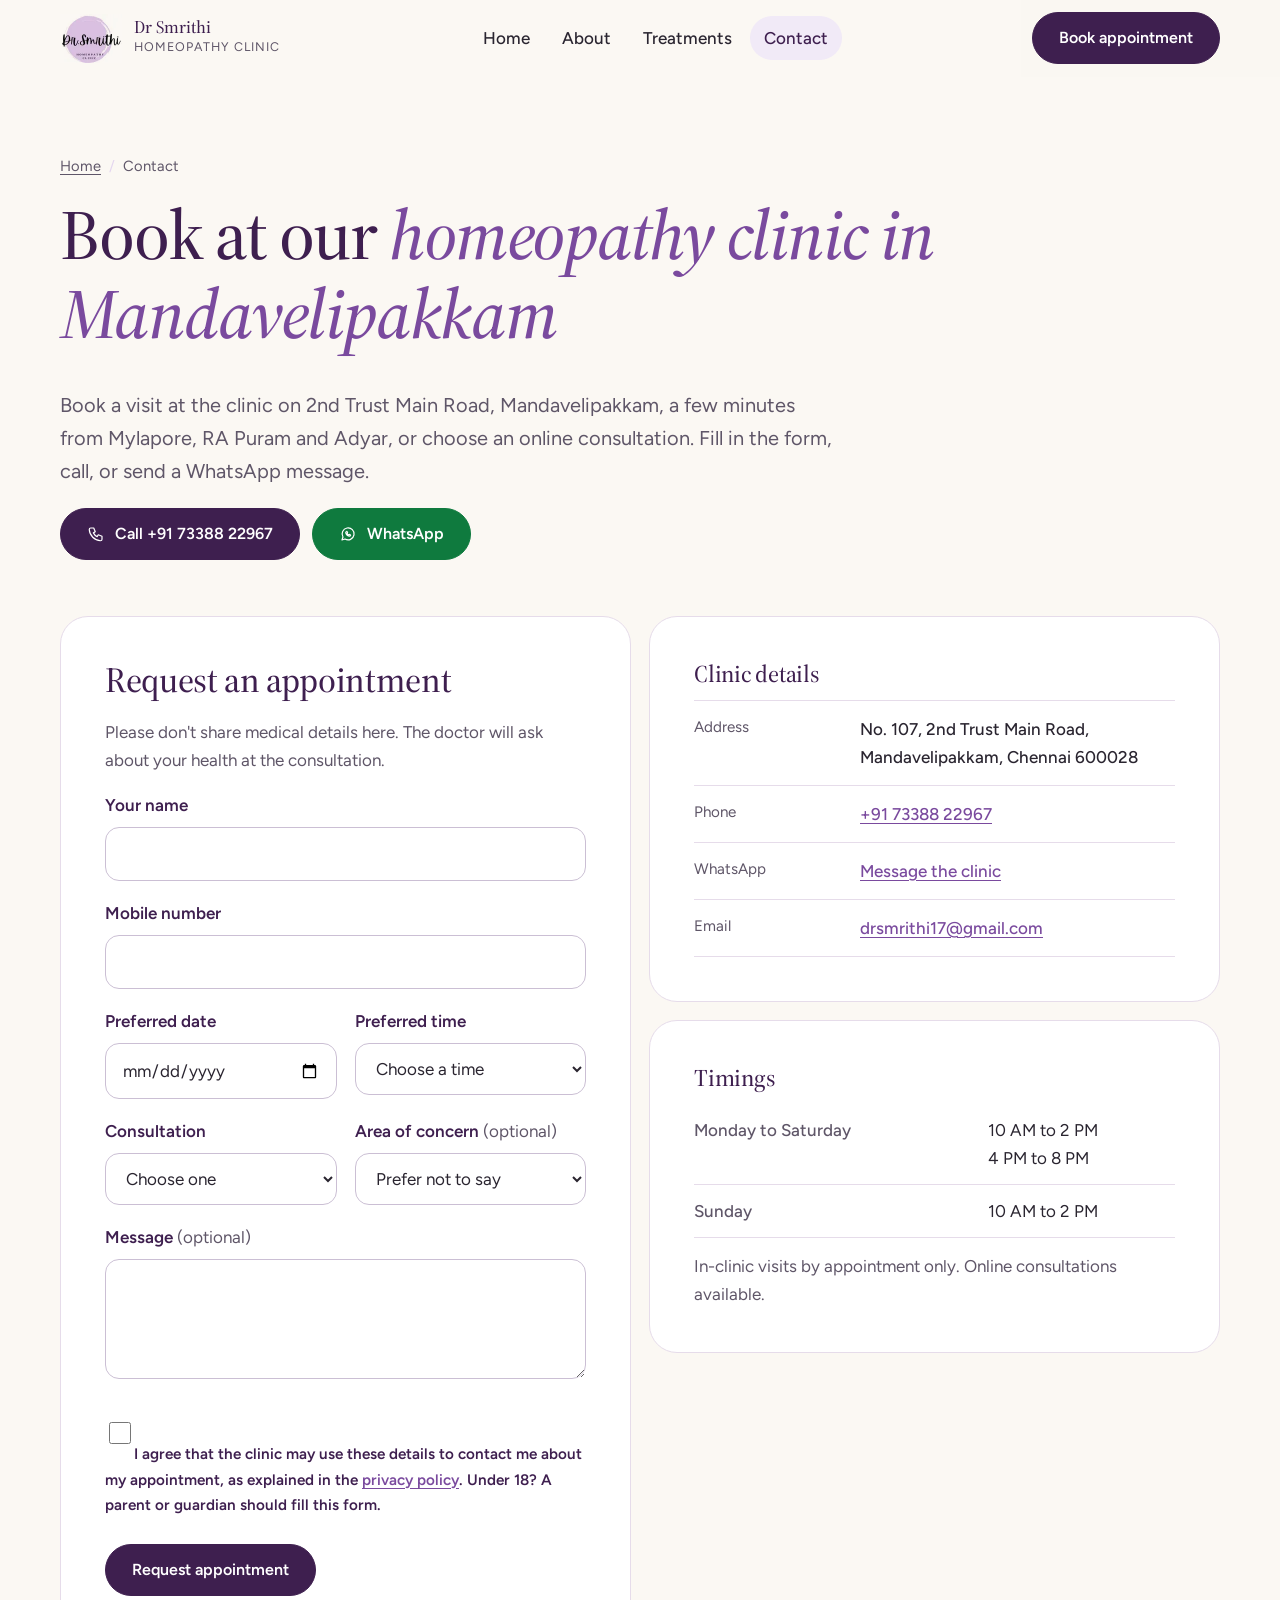
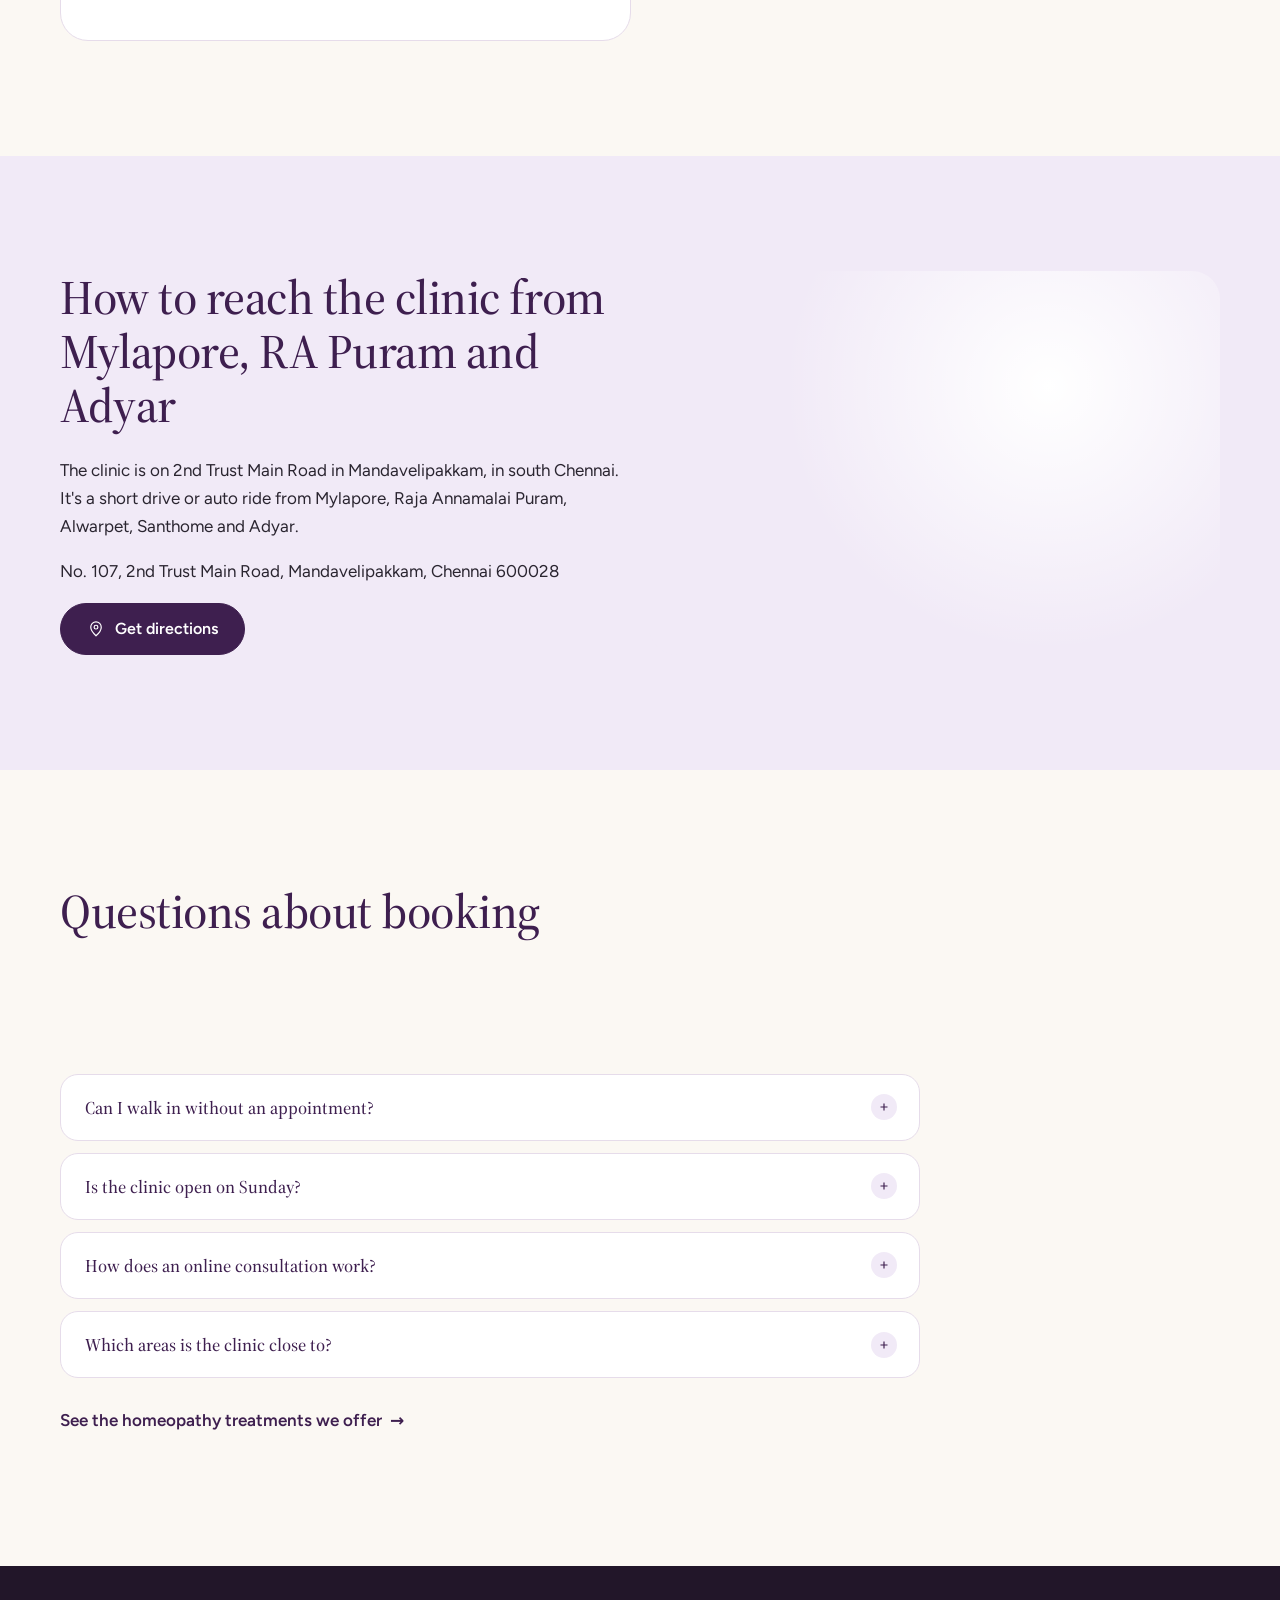
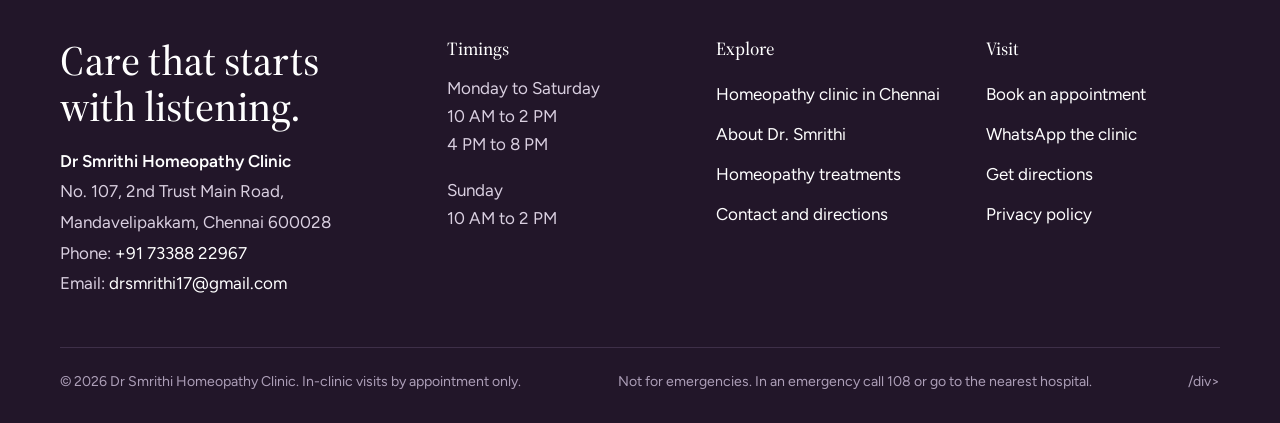
<file: contact/index.html>
<!DOCTYPE html><html lang="en-IN" class="no-js" data-ga="G-P0BYKNVYDF"><head><meta charset="utf-8"><meta name="viewport" content="width=device-width, initial-scale=1"><title>Homeopathy Clinic in Mandavelipakkam | Book Dr Smrithi</title><meta name="description" content="Book at Dr Smrithi Homeopathy Clinic, a homeopathy clinic in Mandavelipakkam near Mylapore and RA Puram. Call, WhatsApp or book online."><meta name="robots" content="index, follow, max-image-preview:large"><link rel="canonical" href="https://drsmrithi.online/contact/"><script>document.documentElement.className='js';setTimeout(function(){if(!window.__ds)document.documentElement.classList.remove('js')},2500)</script><link rel="preload" href="/fonts/source-serif-500.woff2" as="font" type="font/woff2" crossorigin><link rel="preload" href="/fonts/figtree.woff2" as="font" type="font/woff2" crossorigin><link rel="icon" href="/favicon.ico" sizes="48x48"><link rel="icon" type="image/png" sizes="96x96" href="/favicon-96.png"><link rel="icon" type="image/png" sizes="192x192" href="/favicon-192.png"><link rel="apple-touch-icon" href="/apple-touch-icon.png"><meta name="theme-color" content="#fbf8f3"><meta property="og:type" content="website"><meta property="og:site_name" content="Dr Smrithi Homeopathy Clinic"><meta property="og:locale" content="en_IN"><meta property="og:title" content="Homeopathy Clinic in Mandavelipakkam | Book Dr Smrithi"><meta property="og:description" content="Book at Dr Smrithi Homeopathy Clinic, a homeopathy clinic in Mandavelipakkam near Mylapore and RA Puram. Call, WhatsApp or book online."><meta property="og:url" content="https://drsmrithi.online/contact/"><meta property="og:image" content="https://drsmrithi.online/og-share.jpg"><meta property="og:image:width" content="1200"><meta property="og:image:height" content="630"><meta name="twitter:card" content="summary_large_image"><meta name="twitter:title" content="Homeopathy Clinic in Mandavelipakkam | Book Dr Smrithi"><meta name="twitter:description" content="Book at Dr Smrithi Homeopathy Clinic, a homeopathy clinic in Mandavelipakkam near Mylapore and RA Puram. Call, WhatsApp or book online."><meta name="twitter:image" content="https://drsmrithi.online/og-share.jpg"><script type="application/ld+json">{"@context":"https://schema.org","@graph":[{"@type":"MedicalClinic","@id":"https://drsmrithi.online/#clinic","name":"Dr Smrithi Homeopathy Clinic","url":"https://drsmrithi.online/","logo":{"@type":"ImageObject","url":"https://drsmrithi.online/favicon-192.png","width":192,"height":192},"image":"https://drsmrithi.online/og-share.jpg","telephone":"+917338822967","email":"drsmrithi17@gmail.com","medicineSystem":"https://schema.org/Homeopathic","address":{"@type":"PostalAddress","streetAddress":"No. 107, 2nd Trust Main Road, Mandavelipakkam","addressLocality":"Chennai","addressRegion":"Tamil Nadu","postalCode":"600028","addressCountry":"IN"},"hasMap":"https://www.google.com/maps/search/?api=1&query=Dr%20Smrithi%20Homeopathy%20Clinic%2C%20No.%20107%2C%202nd%20Trust%20Main%20Road%2C%20Mandavelipakkam%2C%20Chennai%20600028","geo":{"@type":"GeoCoordinates","latitude":13.0268,"longitude":80.2699},"openingHoursSpecification":[{"@type":"OpeningHoursSpecification","dayOfWeek":["Monday","Tuesday","Wednesday","Thursday","Friday","Saturday"],"opens":"10:00","closes":"14:00"},{"@type":"OpeningHoursSpecification","dayOfWeek":["Monday","Tuesday","Wednesday","Thursday","Friday","Saturday"],"opens":"16:00","closes":"20:00"},{"@type":"OpeningHoursSpecification","dayOfWeek":"Sunday","opens":"10:00","closes":"14:00"}],"areaServed":[{"@type":"Place","name":"Mandavelipakkam"},{"@type":"Place","name":"Mylapore"},{"@type":"Place","name":"Raja Annamalai Puram"},{"@type":"Place","name":"Adyar"},{"@type":"Place","name":"Alwarpet"},{"@type":"Place","name":"Santhome"},{"@type":"City","name":"Chennai"}],"employee":{"@id":"https://drsmrithi.online/about/#doctor"},"isAcceptingNewPatients":true,"availableService":[{"@type":"MedicalTherapy","name":"Homeopathy consultation (in-clinic)"},{"@type":"MedicalTherapy","name":"Online homeopathy consultation"}],"knowsAbout":["Homeopathy","Eczema","Psoriasis","Acne","Urticaria","Allergic rhinitis","Sinusitis","Asthma","Acidity","IBS","Stress","Sleep problems","Migraine","Back pain","PMS","Menopause symptoms"]},{"@type":"WebSite","@id":"https://drsmrithi.online/#website","url":"https://drsmrithi.online/","name":"Dr Smrithi Homeopathy Clinic","inLanguage":"en-IN","publisher":{"@id":"https://drsmrithi.online/#clinic"}},{"@type":"ContactPage","@id":"https://drsmrithi.online/contact/#webpage","url":"https://drsmrithi.online/contact/","name":"Homeopathy Clinic in Mandavelipakkam | Book Dr Smrithi","inLanguage":"en-IN","isPartOf":{"@id":"https://drsmrithi.online/#website"},"about":{"@id":"https://drsmrithi.online/#clinic"}},{"@type":"FAQPage","@id":"https://drsmrithi.online/contact/#faq","mainEntity":[{"@type":"Question","name":"How do I book an appointment?","acceptedAnswer":{"@type":"Answer","text":"Call +91 73388 22967, send a WhatsApp message, or fill in the form on this page. The clinic will confirm your time."}},{"@type":"Question","name":"Can I walk in without an appointment?","acceptedAnswer":{"@type":"Answer","text":"In-clinic visits are by appointment only, so please book before you come."}},{"@type":"Question","name":"Is the clinic open on Sunday?","acceptedAnswer":{"@type":"Answer","text":"Yes. On Sunday the clinic is open from 10 AM to 2 PM."}},{"@type":"Question","name":"How does an online consultation work?","acceptedAnswer":{"@type":"Answer","text":"Book a time as usual and choose online. The doctor consults you on a call, and your medicines can be delivered to your doorstep."}},{"@type":"Question","name":"Which areas is the clinic close to?","acceptedAnswer":{"@type":"Answer","text":"The clinic is in Mandavelipakkam and is close to Mylapore, Raja Annamalai Puram, Adyar, Alwarpet, Santhome."}}]},{"@type":"BreadcrumbList","itemListElement":[{"@type":"ListItem","position":1,"name":"Home","item":"https://drsmrithi.online/"},{"@type":"ListItem","position":2,"name":"Contact","item":"https://drsmrithi.online/contact/"}]}]}</script><style>@font-face{font-family:"Source Serif 4";src:url(/fonts/source-serif-500.woff2)format("woff2");font-weight:500;font-style:normal;font-display:swap}@font-face{font-family:"Source Serif 4";src:url(/fonts/source-serif-500-italic.woff2)format("woff2");font-weight:500;font-style:italic;font-display:swap}@font-face{font-family:Figtree;src:url(/fonts/figtree.woff2)format("woff2");font-weight:400 600;font-style:normal;font-display:swap}@font-face{font-family:Serif Fallback;src:local(Georgia);size-adjust:100%;ascent-override:92%;descent-override:26%}@font-face{font-family:Figtree Fallback;src:local(Arial);size-adjust:97%;ascent-override:98%;descent-override:26%}:root{--cream:#fbf8f3;--paper:#f5efe6;--lilac:#f1eaf7;--lilac-2:#e4d6ef;--plum:#3e1f4f;--plum-2:#5a2f72;--violet:#7a4a9e;--sage:#8fa58a;--sage-soft:#e7ede3;--ink:#2a2530;--muted:#5f5668;--line:#e6dcea;--white:#fff;--wa:#0f7a3e;--serif:"Source Serif 4","Serif Fallback",Georgia,serif;--sans:"Figtree","Figtree Fallback",system-ui,-apple-system,"Segoe UI",Arial,sans-serif;--r-lg:28px;--r-md:18px;--r-sm:12px;--wrap:1200px;--ease:cubic-bezier(.22,.8,.24,1)}*,:before,:after{box-sizing:border-box}html{-webkit-text-size-adjust:100%}body{background:var(--cream);color:var(--ink);font-family:var(--sans);-webkit-font-smoothing:antialiased;text-rendering:optimizelegibility;margin:0;font-size:1.0625rem;line-height:1.65}img,svg{max-width:100%;display:block}img{height:auto}a{color:var(--violet);text-underline-offset:3px}a:hover{color:var(--plum)}:focus-visible{outline:3px solid var(--violet);outline-offset:3px;border-radius:6px}h1,h2,h3,h4{font-family:var(--serif);color:var(--plum);letter-spacing:-.01em;margin:0 0 .5em;font-weight:500;line-height:1.12}h1{letter-spacing:-.02em;font-size:clamp(2.3rem,6.2vw,4.4rem)}h2{font-size:clamp(1.8rem,4.2vw,3rem)}h3{font-size:clamp(1.25rem,2.2vw,1.5rem)}h1 em,h2 em{color:var(--violet);font-style:italic}p{margin:0 0 1em}ul{padding-left:1.1em}.wrap{width:100%;max-width:var(--wrap);margin:0 auto;padding:0 20px}.eyebrow{letter-spacing:.14em;text-transform:uppercase;color:var(--violet);align-items:center;gap:10px;margin-bottom:16px;font-size:.8rem;font-weight:600;display:inline-flex}.eyebrow:before{content:"";background:currentColor;width:22px;height:1.5px}.lead{color:var(--muted);max-width:60ch;font-size:clamp(1.08rem,1.6vw,1.25rem)}.muted{color:var(--muted)}.skip{z-index:200;background:var(--plum);color:#fff;border-radius:10px;padding:10px 16px;position:absolute;top:10px;left:-9999px}.skip:focus{left:10px}.sr-only{clip:rect(0 0 0 0);white-space:nowrap;width:1px;height:1px;position:absolute;overflow:hidden}.btn{--bg:var(--plum);--fg:#fff;border:1.5px solid var(--bg);background:var(--bg);min-height:52px;color:var(--fg);font:600 1rem/1 var(--sans);cursor:pointer;transition:background-color .3s var(--ease),color .3s var(--ease),border-color .3s var(--ease),transform .4s var(--ease);border-radius:999px;justify-content:center;align-items:center;gap:10px;padding:0 26px;text-decoration:none;display:inline-flex;position:relative}.btn:hover{--bg:var(--plum-2);color:#fff}.btn svg{flex:none;width:18px;height:18px}.btn-ghost{--bg:transparent;--fg:var(--plum);border-color:var(--plum)}.btn-ghost:hover{--bg:var(--plum);color:#fff}.btn-wa{--bg:var(--wa)}.btn-wa:hover{--bg:#0b5f30}.btn-light{--bg:#fff;--fg:var(--plum);border-color:#fff}.btn-light:hover{--bg:var(--lilac);color:var(--plum)}.btn-row{flex-wrap:wrap;gap:12px;display:flex}.link-arrow{color:var(--plum);align-items:center;gap:8px;font-weight:600;text-decoration:none;display:inline-flex}.link-arrow span{transition:transform .35s var(--ease)}.link-arrow:hover span{transform:translate(4px)}.site-header{z-index:60;-webkit-backdrop-filter:saturate(1.4)blur(12px);background:#fbf8f3e0;border-bottom:1px solid #0000;transition:border-color .3s;position:sticky;top:0}.site-header.scrolled{border-color:var(--line)}.hdr{justify-content:space-between;align-items:center;gap:16px;min-height:76px;display:flex}.brand{color:var(--plum);align-items:center;gap:12px;text-decoration:none;display:flex}.brand img{mix-blend-mode:multiply;width:62px;height:49px}.brand b{font:500 1.1rem/1.1 var(--serif);display:block}.brand small{letter-spacing:.08em;text-transform:uppercase;color:var(--muted);font-size:.78rem;display:block}.nav ul{gap:4px;margin:0;padding:0;list-style:none;display:flex}.nav a{min-height:44px;color:var(--ink);border-radius:999px;align-items:center;padding:0 14px;font-weight:500;text-decoration:none;transition:background-color .25s;display:flex}.nav a:hover{background:var(--lilac)}.nav a[aria-current=page]{background:var(--lilac);color:var(--plum)}.nav-book{display:none}.menu-btn{border:1.5px solid var(--line);cursor:pointer;width:48px;height:48px;color:var(--plum);background:#fff;border-radius:50%;justify-content:center;align-items:center;display:none}.menu-btn span,.menu-btn span:before{width:20px;height:1.5px;transition:transform .3s var(--ease);background:currentColor;display:block;position:relative}.menu-btn span:before{content:"";position:absolute;top:6px}.menu-btn span{top:-3px}@media (width<=959px){.js .menu-btn{display:inline-flex}.js .nav{background:var(--cream);border-bottom:1px solid var(--line);padding:12px 20px 24px;display:none;position:fixed;inset:76px 0 auto}.js .nav.open{display:block}.js .nav ul{flex-direction:column}.js .nav a{min-height:52px;font-size:1.15rem}.nav-book{margin-top:8px;display:block}.nav-book a{background:var(--plum);color:#fff;justify-content:center}.hdr-cta{display:none}.nav{width:100%}.hdr{flex-wrap:wrap}.js .hdr{flex-wrap:nowrap}}.section{padding:clamp(64px,9vw,120px) 0}.section-tint{background:var(--lilac)}.section-paper{background:var(--paper)}.section-head{max-width:720px;margin-bottom:clamp(32px,5vw,56px)}.section-head.center{text-align:center;margin-left:auto;margin-right:auto}.section-head.center .eyebrow:before{display:none}.panel{border-radius:var(--r-lg);background:#fff;padding:clamp(24px,4vw,44px)}.hero{padding:clamp(28px,5vw,64px) 0 clamp(48px,7vw,90px);position:relative;overflow:hidden}.hero-grid{align-items:center;gap:40px;display:grid}.hero h1{max-width:15ch;font-size:clamp(2.3rem,5vw,3.9rem)}.hero .lead{margin:18px 0 28px}.hero-media{position:relative}.hero-img{border-radius:260px 260px var(--r-lg) var(--r-lg);aspect-ratio:1;background:var(--lilac-2);overflow:hidden}.hero-img img{object-fit:cover;width:100%;height:100%}.float-card{backdrop-filter:blur(6px);border-radius:var(--r-md);background:#fffffff0;align-items:center;gap:12px;padding:14px 18px;font-size:.95rem;line-height:1.3;display:flex;position:absolute;box-shadow:0 18px 40px -18px #3e1f4f59}.float-card b{color:var(--plum);font-weight:600;display:block}.float-card .dot{background:var(--lilac);width:38px;height:38px;color:var(--plum);border-radius:50%;flex:none;place-items:center;display:grid}.float-card .dot svg{width:20px;height:20px}.fc-1{animation:5s ease-in-out infinite bob;bottom:18%;left:-12px}.fc-2{animation:6s ease-in-out -2s infinite bob;top:12%;right:-8px}.float-card{transition:transform .4s var(--ease)}.float-card:hover{animation:.6s ease-in-out wiggle}.fc-2 .dot{position:relative}.fc-2 .dot:after{content:"";background:#3fae64;border-radius:50%;width:9px;height:9px;animation:2s ease-out infinite ping;position:absolute;top:2px;right:2px;box-shadow:0 0 #3fae6499}@keyframes bob{0%,to{transform:translateY(0)rotate(0)}50%{transform:translateY(-10px)rotate(-1deg)}}@keyframes wiggle{0%,to{transform:rotate(0)}25%{transform:rotate(-3deg)}75%{transform:rotate(3deg)}}@keyframes ping{to{box-shadow:0 0 0 10px #3fae6400}}.hero-sprig{width:260px;color:var(--sage);opacity:.55;pointer-events:none;position:absolute;bottom:-40px;right:-60px}.trust{border-top:1px solid var(--line);color:var(--muted);flex-wrap:wrap;gap:10px 22px;margin:30px 0 0;padding:22px 0 0;font-size:.95rem;list-style:none;display:flex}.trust li{align-items:center;gap:8px;display:inline-flex}.trust svg{width:18px;height:18px;color:var(--sage)}.marquee{background:var(--plum);color:#f3eaf8;padding:18px 0;overflow:hidden}.marquee-track{gap:48px;width:max-content;animation:38s linear infinite marquee;display:flex}.marquee-track span{font:400 1.15rem/1 var(--serif);white-space:nowrap;align-items:center;gap:48px;display:inline-flex}.marquee-track span:after{content:"✦";color:var(--sage);font-size:.8rem}@keyframes marquee{to{transform:translate(-50%)}}.ways{gap:18px;display:grid}.way{border-radius:var(--r-lg);border:1px solid var(--line);transform-style:preserve-3d;transition:transform .6s var(--ease),box-shadow .5s var(--ease),border-color .4s;background:#fff;padding:32px 28px;position:relative;overflow:hidden}.way:before{content:"";background:radial-gradient(260px circle at var(--mx,50%) var(--my,50%),#7a4a9e24,transparent 70%);opacity:0;pointer-events:none;transition:opacity .4s;position:absolute;inset:0}.way:hover{border-color:var(--lilac-2);box-shadow:0 30px 60px -32px #3e1f4f80}.way:hover:before{opacity:1}.way .num{transition:transform .5s var(--ease),color .3s}.way:hover .num{color:var(--plum);transform:translate(6px)}.way .num{font:400 .95rem/1 var(--serif);color:var(--violet);margin-bottom:28px;display:block}.way h3{margin-bottom:.35em}.way p{color:var(--muted);margin:0}.tiles{gap:16px;display:grid}.tile{border-radius:var(--r-lg);color:var(--ink);border:1px solid var(--line);background:#fff;flex-direction:column;text-decoration:none;display:flex;position:relative;overflow:hidden}.tile:hover{color:var(--ink)}.tile-media{aspect-ratio:4/3;background:linear-gradient(135deg,var(--lilac) 0%,var(--lilac-2) 100%);display:block;overflow:hidden}.tile-media img{object-fit:cover;width:100%;height:100%}.tile-art{width:100%;height:100%;color:var(--plum);place-items:center;display:grid}.tile-art svg{opacity:.75;width:34%;height:auto}.tile-body{flex-direction:column;flex:1;gap:10px;padding:22px 24px 26px;display:flex}.tile h3{margin:0}.tile p{color:var(--muted);margin:0;font-size:.98rem}.chips{flex-wrap:wrap;gap:6px;display:flex}.chips span{background:var(--cream);border:1px solid var(--line);color:var(--muted);border-radius:999px;padding:5px 11px;font-size:.82rem}.tile .link-arrow{margin-top:auto;padding-top:6px}.scope-note{color:var(--muted);max-width:760px;margin-top:22px;font-size:.92rem}.doctor{align-items:center;gap:40px;display:grid}.monogram{aspect-ratio:1;background:radial-gradient(circle at 30% 25%,#fff 0,var(--lilac) 55%,var(--lilac-2) 100%);border-radius:50%;place-items:center;width:100%;max-width:440px;margin:0 auto;display:grid;position:relative}.monogram img{mix-blend-mode:multiply;width:72%}.monogram svg.ring{width:112%;height:112%;color:var(--violet);opacity:.5;position:absolute;inset:-6%}.creds{border-top:1px solid var(--line);gap:0;margin:24px 0;display:grid}.creds div{border-bottom:1px solid var(--line);grid-template-columns:150px 1fr;gap:16px;padding:14px 0;display:grid}.creds dt{color:var(--muted);font-size:.95rem}.creds dd{margin:0;font-weight:500}blockquote.pull{border-left:3px solid var(--lilac-2);font:500 clamp(1.15rem,2vw,1.4rem)/1.5 var(--serif);color:var(--plum);margin:0 0 20px;padding-left:20px}.steps{counter-reset:s;gap:18px;margin:0;padding:0;list-style:none;display:grid}.step{border-radius:var(--r-lg);background:var(--cream);border:1px solid var(--line);padding:28px;position:relative}.step:before{counter-increment:s;content:"0" counter(s);font:400 2.6rem/1 var(--serif);color:var(--lilac-2);margin-bottom:18px;transition:color .4s;display:block}.step:hover:before{color:var(--violet)}.step h3{font-size:1.25rem}.step p{color:var(--muted);margin:0}.scope{gap:18px;display:grid}.scope .panel h3{align-items:center;gap:12px;display:flex}.scope .panel h3 svg{width:28px;height:28px;color:var(--violet);flex:none}.scope ul{margin:0;padding:0;list-style:none}.scope li{border-bottom:1px dashed var(--line);padding:8px 0 8px 30px;position:relative}.scope li:last-child{border:0}.scope li:before{content:"";background:var(--sage);border-radius:50%;width:12px;height:12px;position:absolute;top:16px;left:4px}.scope .warn li:before{background:#c0703f}.reviews{gap:18px;display:grid}.review{border-radius:var(--r-lg);border:1px solid var(--line);background:#fff;flex-direction:column;gap:16px;margin:0;padding:28px;display:flex}.review .q{font:400 3rem/.6 var(--serif);color:var(--lilac-2);height:20px}.review blockquote{color:var(--ink);margin:0}.review figcaption{color:var(--plum);justify-content:space-between;align-items:center;gap:10px;margin-top:auto;font-weight:600;display:flex}.review figcaption span{background:var(--sage-soft);color:#3f5a3b;border-radius:999px;padding:4px 10px;font-size:.82rem;font-weight:500}.cases{gap:18px;display:grid}.case{border-radius:var(--r-lg);border:1px solid var(--line);background:#fff;margin:0;overflow:hidden}.case img{aspect-ratio:1;object-fit:cover;width:100%}.case figcaption{padding:16px 20px;font-size:.95rem}.case figcaption b{color:var(--plum);display:block}.case-note{color:var(--muted);margin-top:18px;font-size:.9rem}.faq{gap:12px;max-width:860px;display:grid}.faq details{border-radius:var(--r-md);border:1px solid var(--line);background:#fff;transition:border-color .3s}.faq details[open]{border-color:var(--lilac-2)}.faq summary{cursor:pointer;font:500 1.12rem/1.4 var(--serif);color:var(--plum);padding:20px 60px 20px 24px;list-style:none;position:relative}.faq summary::-webkit-details-marker{display:none}.faq summary:after{content:"";background:var(--lilac) url("data:image/svg+xml,%3Csvg xmlns='http://www.w3.org/2000/svg' viewBox='0 0 24 24' fill='none' stroke='%233e1f4f' stroke-width='2'%3E%3Cpath d='M12 6v12M6 12h12'/%3E%3C/svg%3E") center/14px no-repeat;width:26px;height:26px;transition:transform .35s var(--ease);border-radius:50%;margin-top:-13px;position:absolute;top:50%;right:22px}.faq details[open] summary:after{transform:rotate(45deg)}.faq .ans{color:var(--muted);padding:0 24px 20px}.faq .ans p:last-child{margin:0}.visit{gap:18px;display:grid}.hours{border-collapse:collapse;width:100%}.hours th,.hours td{text-align:left;border-bottom:1px solid var(--line);vertical-align:top;padding:12px 0}.hours th{color:var(--muted);padding-right:16px;font-weight:500}.map-box{border-radius:var(--r-lg);background:var(--lilac) radial-gradient(circle at 70% 30%,#fff 0,transparent 55%);text-align:center;place-items:center;min-height:380px;padding:24px;display:grid;position:relative;overflow:hidden}.map-box iframe{border:0;width:100%;height:100%;position:absolute;inset:0}.map-pin{width:60px;height:60px;color:var(--plum);margin:0 auto 14px}.cta{background:var(--plum);color:#efe5f6;border-radius:var(--r-lg);text-align:center;padding:clamp(36px,6vw,72px);position:relative;overflow:hidden}.cta h2{color:#fff}.cta h2 em{color:#e6d6f2}.cta p{color:#dccbe9;max-width:560px;margin:0 auto 26px}.cta .btn-row{justify-content:center}.cta .btn-ghost{--fg:#fff;border-color:#ffffff80}.cta .btn-ghost:hover{--bg:#fff;color:var(--plum)}.cta-sprig{color:#8e6aa8;opacity:.35;pointer-events:none;width:220px;position:absolute}.cta-sprig.l{bottom:-30px;left:-40px}.cta-sprig.r{top:-30px;right:-40px;transform:scaleX(-1)rotate(180deg)}.page-hero{padding:clamp(40px,6vw,80px) 0 clamp(32px,5vw,56px)}.crumbs ol{color:var(--muted);flex-wrap:wrap;gap:8px;margin:0 0 18px;padding:0;font-size:.92rem;list-style:none;display:flex}.crumbs li+li:before{content:"/";color:var(--lilac-2);margin-right:8px}.crumbs a{color:var(--muted)}.toc{flex-wrap:wrap;gap:8px;margin:28px 0 0;padding:0;list-style:none;display:flex}.toc a{border:1px solid var(--line);min-height:44px;color:var(--plum);background:#fff;border-radius:999px;align-items:center;gap:8px;padding:0 16px;font-weight:500;text-decoration:none;transition:background-color .25s;display:inline-flex}.toc a:hover{background:var(--lilac)}.area{border-top:1px solid var(--line);gap:28px;padding:clamp(40px,6vw,72px) 0;scroll-margin-top:90px;display:grid}.area-side{align-items:flex-start;gap:16px;display:flex}.area-body h3{margin-top:1.4em;font-size:1.15rem}.area-cols{gap:4px 32px;display:grid}.tick{margin:0;padding:0;list-style:none}.tick li{padding:6px 0 6px 28px;position:relative}.tick li:before{content:"";border-left:2px solid var(--sage);border-bottom:2px solid var(--sage);width:14px;height:8px;position:absolute;top:14px;left:2px;transform:rotate(-45deg)}.urgent{border-radius:var(--r-sm);background:#fbf1ea;border-left:3px solid #c0703f;margin-top:18px;padding:14px 18px;font-size:.96rem}.form,.form-2{gap:18px;display:grid}.field label{color:var(--plum);margin-bottom:8px;font-weight:600;display:block}.field .opt{color:var(--muted);font-weight:400}.field input,.field select,.field textarea{width:100%;min-height:52px;font:inherit;color:var(--ink);background:#fff;border:1.5px solid #cbbfd4;border-radius:14px;padding:12px 16px;transition:border-color .2s,box-shadow .2s}.field input:focus,.field select:focus,.field textarea:focus{border-color:var(--violet);outline:none;box-shadow:0 0 0 4px #7a4a9e26}.field textarea{resize:vertical;min-height:120px}.field [aria-invalid=true]{border-color:#b00020}.err{color:#b00020;margin-top:6px;font-size:.92rem;display:block}.err:empty{display:none}.check{color:var(--muted);align-items:flex-start;gap:12px;font-size:.95rem;display:flex}.check input{width:22px;height:22px;accent-color:var(--plum);flex:none;margin-top:2px}.hp{width:1px;height:1px;left:-10000px;overflow:hidden;position:absolute!important}.status{border-radius:14px;padding:16px 18px;font-weight:500}.status:empty{display:none}.status.ok{color:#0b5a2c;background:#e8f4ec;border:1px solid #a8d6b6}.status.bad{color:#8a0018;background:#fdecee;border:1px solid #f0aab4}.prose{max-width:760px}.prose h2{margin-top:1.6em;font-size:1.6rem}.site-footer{color:#d9cfe0;background:#221629;padding:72px 0 30px}.site-footer a{color:#fff;text-decoration:none}.site-footer a:hover{color:#d9c2ec;text-decoration:underline}.foot-grid{gap:36px;display:grid}.site-footer h2,.foot-label{font:500 1.15rem/1.2 var(--serif);color:#fff;margin:0 0 14px}.site-footer ul{margin:0;padding:0;list-style:none}.site-footer li a{align-items:center;min-height:40px;display:inline-flex}.site-footer address{font-style:normal;line-height:1.8}.foot-brand{font:400 clamp(1.8rem,4vw,2.6rem)/1.1 var(--serif);color:#fff;margin-bottom:16px}.foot-bottom{color:#ad9fb8;border-top:1px solid #3e2f48;flex-wrap:wrap;justify-content:space-between;gap:8px 24px;margin-top:48px;padding-top:22px;font-size:.88rem;display:flex}.mbar{z-index:70;backdrop-filter:blur(10px);border:1px solid var(--line);background:#fffffff5;border-radius:999px;grid-template-columns:1fr 1fr 1fr;gap:6px;padding:6px;display:grid;position:fixed;bottom:12px;left:12px;right:12px;box-shadow:0 14px 40px -12px #3e1f4f73}.mbar a{min-height:48px;color:var(--plum);border-radius:999px;justify-content:center;align-items:center;gap:6px;font-size:.95rem;font-weight:600;text-decoration:none;display:flex}.mbar a svg{width:18px;height:18px}.mbar .wa{background:var(--wa);color:#fff}.mbar .book{background:var(--plum);color:#fff}body{padding-bottom:84px}.cursor{z-index:300;pointer-events:none;display:none;position:fixed;top:0;left:0}.has-cursor .cursor{display:block}.cursor-dot{background:var(--plum);border-radius:50%;width:8px;height:8px;margin:-4px 0 0 -4px;position:absolute}.cursor-ring{width:40px;height:40px;transition:width .35s var(--ease),height .35s var(--ease),margin .35s var(--ease),background-color .35s,border-color .35s;border:1.5px solid #3e1f4f59;border-radius:50%;place-items:center;margin:-20px 0 0 -20px;display:grid;position:absolute}.cursor-ring span{font:600 .72rem/1 var(--sans);letter-spacing:.08em;text-transform:uppercase;color:#fff;opacity:0;transition:opacity .2s}.cursor.is-link .cursor-ring{background:#7a4a9e1f;border-color:#0000;width:58px;height:58px;margin:-29px 0 0 -29px}.cursor.is-label .cursor-ring{background:var(--plum);border-color:#0000;width:84px;height:84px;margin:-42px 0 0 -42px}.cursor.is-label .cursor-ring span{opacity:1}.cursor.is-label .cursor-dot,.cursor.is-link .cursor-dot,.cursor.hidden{opacity:0}.js [data-reveal]{opacity:0;transition:opacity .9s var(--ease),transform .9s var(--ease);transition-delay:var(--d,0s);transform:translateY(28px)}.js [data-reveal].in{opacity:1;transform:none}.draw path{stroke-dasharray:var(--len,600);stroke-dashoffset:var(--len,600);transition:stroke-dashoffset 2.4s var(--ease)}.no-js .draw path,.draw.in path{stroke-dashoffset:0}@media (width>=640px){.ways,.reviews,.cases,.tiles,.steps{grid-template-columns:repeat(2,1fr)}.form-2,.area-cols{grid-template-columns:1fr 1fr}}@media (width>=960px){.hero-grid{grid-template-columns:1.1fr .9fr;gap:64px}.ways,.tiles,.reviews,.cases{grid-template-columns:repeat(3,1fr)}.steps{grid-template-columns:repeat(4,1fr)}.doctor{grid-template-columns:.85fr 1.15fr;gap:80px}.scope,.visit{grid-template-columns:1fr 1fr}.area{grid-template-columns:.8fr 2fr;gap:56px}.foot-grid{grid-template-columns:1.5fr 1fr 1fr 1fr}.mbar{display:none}body{padding-bottom:0}}@media (prefers-reduced-motion:reduce){*,:before,:after{scroll-behavior:auto!important;transition:none!important;animation:none!important}.js [data-reveal]{opacity:1;transform:none}.draw path{stroke-dashoffset:0}.marquee-track{animation:none}}.visit>*,.doctor>*,.form-2>*,.area>*,.hero-grid>*{min-width:0}@media (width<=639px){.creds div{grid-template-columns:96px 1fr;gap:12px}.panel{padding:22px}}.tile-icon{background:var(--lilac);width:58px;height:58px;color:var(--plum);border-radius:18px;flex:none;place-items:center;display:grid}.tile-icon svg{width:30px;height:30px}.toc a svg{width:18px;height:18px}.tr-hero{align-items:center;gap:36px;display:grid}.tr-mosaic{grid-template-rows:auto auto;grid-template-columns:1fr 1fr;gap:14px;display:grid}.tr-mosaic img{object-fit:cover;border-radius:var(--r-lg);width:100%;height:100%}.tr-mosaic .m1{aspect-ratio:3/4;border-radius:200px 200px var(--r-lg) var(--r-lg);grid-row:span 2}.tr-mosaic .m2,.tr-mosaic .m3{aspect-ratio:4/3}.tr{padding:clamp(56px,8vw,104px) 0;scroll-margin-top:80px}.tr-alt{background:var(--lilac)}.tr-grid{align-items:start;gap:32px;display:grid}.tr-photo{border-radius:var(--r-lg);aspect-ratio:4/3;background:var(--lilac-2);position:relative;overflow:hidden}.tr-photo img{object-fit:cover;width:100%;height:100%}.tr-badge{color:var(--plum);background:#fffffff0;border-radius:999px;align-items:center;gap:8px;padding:8px 14px;font-size:.92rem;font-weight:600;display:inline-flex;position:absolute;bottom:16px;left:16px}.tr-badge svg{width:18px;height:18px}.tr-body h2{font-size:clamp(1.8rem,3.4vw,2.6rem)}.tr-body .lead{max-width:none;margin-bottom:22px}.tr-label{font:600 .82rem/1 var(--sans);letter-spacing:.1em;text-transform:uppercase;color:var(--muted);margin:0 0 12px}.tr-chips{flex-wrap:wrap;gap:8px;margin:0 0 26px;padding:0;list-style:none;display:flex}.tr-chips li{border:1px solid var(--line);color:var(--plum);background:#fff;border-radius:999px;padding:8px 14px;font-size:.95rem;font-weight:500}.tr-alt .tr-chips li{border-color:var(--lilac-2)}.tr-cards{gap:12px;margin-bottom:18px;display:grid}.tr-card{border:1px solid var(--line);border-radius:var(--r-md);background:#fff;padding:18px 20px}.tr-card h3{font:600 1rem/1.3 var(--sans);color:var(--plum);margin:10px 0 6px}.tr-card p{color:var(--muted);margin:0;font-size:.96rem}.tr-ic{background:var(--lilac);width:36px;height:36px;color:var(--plum);border-radius:12px;place-items:center;display:grid}.tr-alt .tr-ic{background:var(--cream)}.tr-ic svg{width:20px;height:20px}.tr-body .link-arrow{margin-top:18px}@media (width>=640px){.tr-cards{grid-template-columns:repeat(3,1fr)}}@media (width>=960px){.tr-hero{grid-template-columns:1.1fr .9fr;gap:64px}.tr-grid{grid-template-columns:.9fr 1.1fr;gap:64px}.tr-alt .tr-grid{grid-template-columns:1.1fr .9fr}.tr-alt .tr-photo{order:2}.tr-photo{aspect-ratio:4/5;position:sticky;top:100px}}.tr-hero>*,.tr-grid>*{min-width:0}.hero-img.tr-rect{border-radius:var(--r-lg);aspect-ratio:4/3}.tr-answer{color:var(--ink);border-left:3px solid var(--violet);border-radius:0 var(--r-sm) var(--r-sm) 0;background:#fff;margin:0 0 18px;padding:14px 18px;font-size:1.05rem}.tr-alt .tr-answer{background:var(--cream)}@keyframes rise{0%{opacity:0;transform:translateY(18px)}to{opacity:1;transform:none}}.js .hero [data-reveal],.js .page-hero [data-reveal]{opacity:1;animation:rise .8s var(--ease) both;animation-delay:var(--d,0s);transition:none;transform:none}@media (prefers-reduced-motion:reduce){.js .hero [data-reveal],.js .page-hero [data-reveal]{animation:none}}.foot-map{border-radius:var(--r-lg);background:#2e2236;height:260px;margin-top:40px;overflow:hidden}.foot-map iframe{border:0;width:100%;height:100%;display:block}@layer astro.images{:where([data-astro-image]){height:auto}:where([data-astro-image=full-width]){width:100%}:where([data-astro-image=constrained]){max-width:100%}[data-astro-image-fit=fill]{object-fit:fill}[data-astro-image-fit=contain]{object-fit:contain}[data-astro-image-fit=cover]{object-fit:cover}[data-astro-image-fit=scale-down]{object-fit:scale-down}[data-astro-image-pos=top]{object-position:top}[data-astro-image-pos=bottom]{object-position:bottom}[data-astro-image-pos=left]{object-position:left}[data-astro-image-pos=right]{object-position:right}[data-astro-image-pos=center]{object-position:center}[data-astro-image-pos=top-left]{object-position:top left}[data-astro-image-pos=top-right]{object-position:top right}[data-astro-image-pos=top-center]{object-position:top center}[data-astro-image-pos=bottom-left]{object-position:bottom left}[data-astro-image-pos=bottom-right]{object-position:bottom right}[data-astro-image-pos=bottom-center]{object-position:bottom center}[data-astro-image-pos=left-top]{object-position:left top}[data-astro-image-pos=left-bottom]{object-position:left bottom}[data-astro-image-pos=left-center]{object-position:left center}[data-astro-image-pos=right-top]{object-position:right top}[data-astro-image-pos=right-bottom]{object-position:right bottom}[data-astro-image-pos=right-center]{object-position:right center}[data-astro-image-pos=center-top]{object-position:center top}[data-astro-image-pos=center-bottom]{object-position:center bottom}[data-astro-image-pos=center-left]{object-position:center left}[data-astro-image-pos=center-right]{object-position:center right}}
</style></head><body><a class="skip" href="#main">Skip to content</a><header class="site-header"><div class="wrap hdr"><a class="brand" href="/" aria-label="Dr Smrithi Homeopathy Clinic, home"><img src="/_astro/logo.Yr3WPw_T_BqCrj.webp" width="62" height="49" alt=""><span><b>Dr Smrithi</b><small>Homeopathy Clinic</small></span></a><button class="menu-btn" type="button" aria-expanded="false" aria-controls="site-nav" aria-label="Open menu"><span></span></button><nav id="site-nav" class="nav" aria-label="Main"><ul><li><a href="/">Home</a></li><li><a href="/about/">About</a></li><li><a href="/treatments/">Treatments</a></li><li><a href="/contact/" aria-current="page">Contact</a></li><li class="nav-book"><a href="/contact/#book">Book appointment</a></li></ul></nav><a class="btn hdr-cta" href="/contact/#book" data-magnetic data-cursor="Book">Book appointment</a></div></header><main id="main"><section class="page-hero"><div class="wrap"><nav class="crumbs" aria-label="Breadcrumb"><ol><li><a href="/">Home</a></li><li aria-current="page">Contact</li></ol></nav><h1 data-reveal style="--d:.08s">Book at our <em>homeopathy clinic in Mandavelipakkam</em></h1><p class="lead" data-reveal style="--d:.16s">Book a visit at the clinic on 2nd Trust Main Road, Mandavelipakkam, a few minutes from Mylapore, RA Puram and Adyar, or choose an online consultation. Fill in the form, call, or send a WhatsApp message.</p><div class="btn-row" data-reveal style="--d:.24s"><a class="btn" href="tel:+917338822967" data-magnetic><svg viewBox="0 0 24 24" fill="none" stroke="currentColor" stroke-width="1.6" stroke-linecap="round" stroke-linejoin="round" aria-hidden="true"><path d="M5 4h4l2 5-2.5 1.5a11 11 0 0 0 5 5L15 13l5 2v4a2 2 0 0 1-2 2A16 16 0 0 1 3 6a2 2 0 0 1 2-2"/></svg>Call +91 73388 22967</a><a class="btn btn-wa" href="https://wa.me/917338822967?text=Hi%2C%20I%20would%20like%20to%20book%20an%20appointment%20at%20Dr%20Smrithi%20Homeopathy%20Clinic." rel="noopener" target="_blank" data-magnetic><svg viewBox="0 0 24 24" fill="none" stroke="currentColor" stroke-width="1.6" stroke-linecap="round" stroke-linejoin="round" aria-hidden="true"><path d="M4 20l1.3-4A8 8 0 1 1 8 18.7Z"/><path d="M9 9.5c0 3 2.5 5.5 5.5 5.5l1-1.5-2-1-1 .8a4 4 0 0 1-1.8-1.8l.8-1-1-2Z"/></svg>WhatsApp</a></div></div></section><section class="section" id="book" style="padding-top:0"><div class="wrap visit" style="align-items:start"><div class="panel" data-reveal style="border:1px solid var(--line)"><h2 style="font-size:clamp(1.6rem,3vw,2.2rem)">Request an appointment</h2><p class="muted">Please don't share medical details here. The doctor will ask about your health at the consultation.</p><form id="booking-form" class="form" method="post" novalidate data-endpoint data-wa="917338822967"><div class="hp" aria-hidden="true"><label for="f-website">Leave this empty</label><input id="f-website" name="website" type="text" tabindex="-1" autocomplete="off"></div><div class="field"><label for="f-name">Your name</label><input id="f-name" name="name" type="text" autocomplete="name" required aria-describedby="err-name"><span class="err" id="err-name" aria-live="polite"></span></div><div class="field"><label for="f-phone">Mobile number</label><input id="f-phone" name="phone" type="tel" inputmode="tel" autocomplete="tel" required aria-describedby="err-phone"><span class="err" id="err-phone" aria-live="polite"></span></div><div class="form-2"><div class="field"><label for="f-date">Preferred date</label><input id="f-date" name="date" type="date" required aria-describedby="err-date"><span class="err" id="err-date" aria-live="polite"></span></div><div class="field"><label for="f-time">Preferred time</label><select id="f-time" name="time" required aria-describedby="err-time"><option value="">Choose a time</option><option>Morning, 10 AM to 2 PM</option><option>Evening, 4 PM to 8 PM (not Sunday)</option></select><span class="err" id="err-time" aria-live="polite"></span></div></div><div class="form-2"><div class="field"><label for="f-mode">Consultation</label><select id="f-mode" name="mode" required aria-describedby="err-mode"><option value="">Choose one</option><option>In-clinic visit</option><option>Online consultation</option></select><span class="err" id="err-mode" aria-live="polite"></span></div><div class="field"><label for="f-concern">Area of concern <span class="opt">(optional)</span></label><select id="f-concern" name="concern"><option value="">Prefer not to say</option><option>Skin</option><option>Breathing and allergies</option><option>Digestion</option><option>Stress and sleep</option><option>Joints and muscles</option><option>Women&#39;s health</option><option>Something else</option></select></div></div><div class="field"><label for="f-message">Message <span class="opt">(optional)</span></label><textarea id="f-message" name="message" maxlength="500"></textarea></div><div class="field"><label class="check" for="f-consent"><input id="f-consent" name="consent" type="checkbox" aria-describedby="err-consent">I agree that the clinic may use these details to contact me about my appointment, as explained in the <a href="/privacy-policy/">privacy policy</a>. Under 18? A parent or guardian should fill this form.</label><span class="err" id="err-consent" aria-live="polite"></span></div><div><button class="btn" type="submit" data-magnetic data-cursor="Send">Request appointment</button></div><div id="form-status" class="status" role="status" tabindex="-1"></div></form></div><div style="display:grid;gap:18px"><div class="panel" data-reveal style="--d:.08s;border:1px solid var(--line)"><h2 style="font-size:1.5rem">Clinic details</h2><dl class="creds" style="margin:0"><div><dt>Address</dt><dd>No. 107, 2nd Trust Main Road, Mandavelipakkam, Chennai 600028</dd></div><div><dt>Phone</dt><dd><a href="tel:+917338822967">+91 73388 22967</a></dd></div><div><dt>WhatsApp</dt><dd><a href="https://wa.me/917338822967?text=Hi%2C%20I%20would%20like%20to%20book%20an%20appointment%20at%20Dr%20Smrithi%20Homeopathy%20Clinic." rel="noopener" target="_blank">Message the clinic</a></dd></div><div><dt>Email</dt><dd><a href="mailto:drsmrithi17@gmail.com">drsmrithi17@gmail.com</a></dd></div></dl></div><div class="panel" data-reveal style="--d:.16s;border:1px solid var(--line)"><h2 style="font-size:1.5rem">Timings</h2><table class="hours"><tr><th scope="row">Monday to Saturday</th><td>10 AM to 2 PM<br>4 PM to 8 PM</td></tr><tr><th scope="row">Sunday</th><td>10 AM to 2 PM</td></tr></table><p class="muted" style="margin:14px 0 0">In-clinic visits by appointment only. Online consultations available.</p></div></div></div></section><section class="section section-tint"><div class="wrap visit"><div data-reveal><h2>How to reach the clinic from Mylapore, RA Puram and Adyar</h2><p>The clinic is on 2nd Trust Main Road in Mandavelipakkam, in south Chennai. It's a short drive or auto ride from Mylapore, Raja Annamalai Puram, Alwarpet, Santhome and Adyar.</p><p>No. 107, 2nd Trust Main Road, Mandavelipakkam, Chennai 600028</p><div class="btn-row"><a class="btn" href="https://www.google.com/maps/dir/?api=1&amp;destination=Dr%20Smrithi%20Homeopathy%20Clinic%2C%20No.%20107%2C%202nd%20Trust%20Main%20Road%2C%20Mandavelipakkam%2C%20Chennai%20600028" rel="noopener" target="_blank" data-magnetic><svg viewBox="0 0 24 24" fill="none" stroke="currentColor" stroke-width="1.6" stroke-linecap="round" stroke-linejoin="round" aria-hidden="true"><path d="M12 21s-7-6.2-7-11.5A7 7 0 0 1 19 9.5C19 14.8 12 21 12 21Z"/><circle cx="12" cy="9.5" r="2.5"/></svg>Get directions</a></div></div><div class="map-box js-map" id="map-box" data-src="https://www.google.com/maps?q=Dr%20Smrithi%20Homeopathy%20Clinic%2C%20No.%20107%2C%202nd%20Trust%20Main%20Road%2C%20Mandavelipakkam%2C%20Chennai%20600028&amp;z=16&amp;output=embed" data-reveal><noscript><iframe src="https://www.google.com/maps?q=Dr%20Smrithi%20Homeopathy%20Clinic%2C%20No.%20107%2C%202nd%20Trust%20Main%20Road%2C%20Mandavelipakkam%2C%20Chennai%20600028&amp;z=16&amp;output=embed" title="Map showing Dr Smrithi Homeopathy Clinic in Mandavelipakkam, Chennai" loading="lazy"></iframe></noscript></div></div></section><section class="section"><div class="wrap"><div class="section-head" data-reveal><h2>Questions about booking</h2></div><div class="faq"><details data-reveal style="--d:0s"><summary>How do I book an appointment?</summary><div class="ans"><p>Call +91 73388 22967, send a WhatsApp message, or fill in the form on this page. The clinic will confirm your time.</p></div></details><details data-reveal style="--d:0.06s"><summary>Can I walk in without an appointment?</summary><div class="ans"><p>In-clinic visits are by appointment only, so please book before you come.</p></div></details><details data-reveal style="--d:0.12s"><summary>Is the clinic open on Sunday?</summary><div class="ans"><p>Yes. On Sunday the clinic is open from 10 AM to 2 PM.</p></div></details><details data-reveal style="--d:0.18s"><summary>How does an online consultation work?</summary><div class="ans"><p>Book a time as usual and choose online. The doctor consults you on a call, and your medicines can be delivered to your doorstep.</p></div></details><details data-reveal style="--d:0.24s"><summary>Which areas is the clinic close to?</summary><div class="ans"><p>The clinic is in Mandavelipakkam and is close to Mylapore, Raja Annamalai Puram, Adyar, Alwarpet, Santhome.</p></div></details></div><p style="margin-top:28px"><a class="link-arrow" href="/treatments/">See the homeopathy treatments we offer <span>&rarr;</span></a></p></div></section></main><footer class="site-footer"><div class="wrap"><div class="foot-grid"><div><p class="foot-brand">Care that starts<br>with listening.</p><address><strong style="color:#fff">Dr Smrithi Homeopathy Clinic</strong><br>No. 107, 2nd Trust Main Road, Mandavelipakkam, Chennai 600028<br>Phone: <a href="tel:+917338822967">+91 73388 22967</a><br>Email: <a href="mailto:drsmrithi17@gmail.com">drsmrithi17@gmail.com</a></address></div><div><p class="foot-label">Timings</p><p>Monday to Saturday<br>10 AM to 2 PM<br>4 PM to 8 PM</p><p>Sunday<br>10 AM to 2 PM</p></div><div><p class="foot-label">Explore</p><ul><li><a href="/">Homeopathy clinic in Chennai</a></li><li><a href="/about/">About Dr. Smrithi</a></li><li><a href="/treatments/">Homeopathy treatments</a></li><li><a href="/contact/">Contact and directions</a></li></ul></div><div><p class="foot-label">Visit</p><ul><li><a href="/contact/#book">Book an appointment</a></li><li><a href="https://wa.me/917338822967?text=Hi%2C%20I%20would%20like%20to%20book%20an%20appointment%20at%20Dr%20Smrithi%20Homeopathy%20Clinic." rel="noopener" target="_blank">WhatsApp the clinic</a></li><li><a href="https://www.google.com/maps/dir/?api=1&amp;destination=Dr%20Smrithi%20Homeopathy%20Clinic%2C%20No.%20107%2C%202nd%20Trust%20Main%20Road%2C%20Mandavelipakkam%2C%20Chennai%20600028" rel="noopener" target="_blank">Get directions</a></li><li><a href="/privacy-policy/">Privacy policy</a></li></ul></div></div><div class="foot-bottom"><span>&copy; 2026 Dr Smrithi Homeopathy Clinic. In-clinic visits by appointment only.</span><span>Not for emergencies. In an emergency call 108 or go to the nearest hospital.</span>/div></div></footer><nav class="mbar" aria-label="Quick contact"><a href="tel:+917338822967"><svg viewBox="0 0 24 24" fill="none" stroke="currentColor" stroke-width="1.6" stroke-linecap="round" stroke-linejoin="round" aria-hidden="true"><path d="M5 4h4l2 5-2.5 1.5a11 11 0 0 0 5 5L15 13l5 2v4a2 2 0 0 1-2 2A16 16 0 0 1 3 6a2 2 0 0 1 2-2"/></svg>Call</a><a class="wa" href="https://wa.me/917338822967?text=Hi%2C%20I%20would%20like%20to%20book%20an%20appointment%20at%20Dr%20Smrithi%20Homeopathy%20Clinic." rel="noopener" target="_blank"><svg viewBox="0 0 24 24" fill="none" stroke="currentColor" stroke-width="1.6" stroke-linecap="round" stroke-linejoin="round" aria-hidden="true"><path d="M4 20l1.3-4A8 8 0 1 1 8 18.7Z"/><path d="M9 9.5c0 3 2.5 5.5 5.5 5.5l1-1.5-2-1-1 .8a4 4 0 0 1-1.8-1.8l.8-1-1-2Z"/></svg>WhatsApp</a><a class="book" href="/contact/#book"><svg viewBox="0 0 24 24" fill="none" stroke="currentColor" stroke-width="1.6" stroke-linecap="round" stroke-linejoin="round" aria-hidden="true"><rect x="3.5" y="5" width="17" height="15" rx="3"/><path d="M8 3v4M16 3v4M3.5 10h17"/></svg>Book</a></nav><script type="module" src="/_astro/Base.astro_astro_type_script_index_0_lang.2s2TjJ1R.js"></script></body></html>
</file>
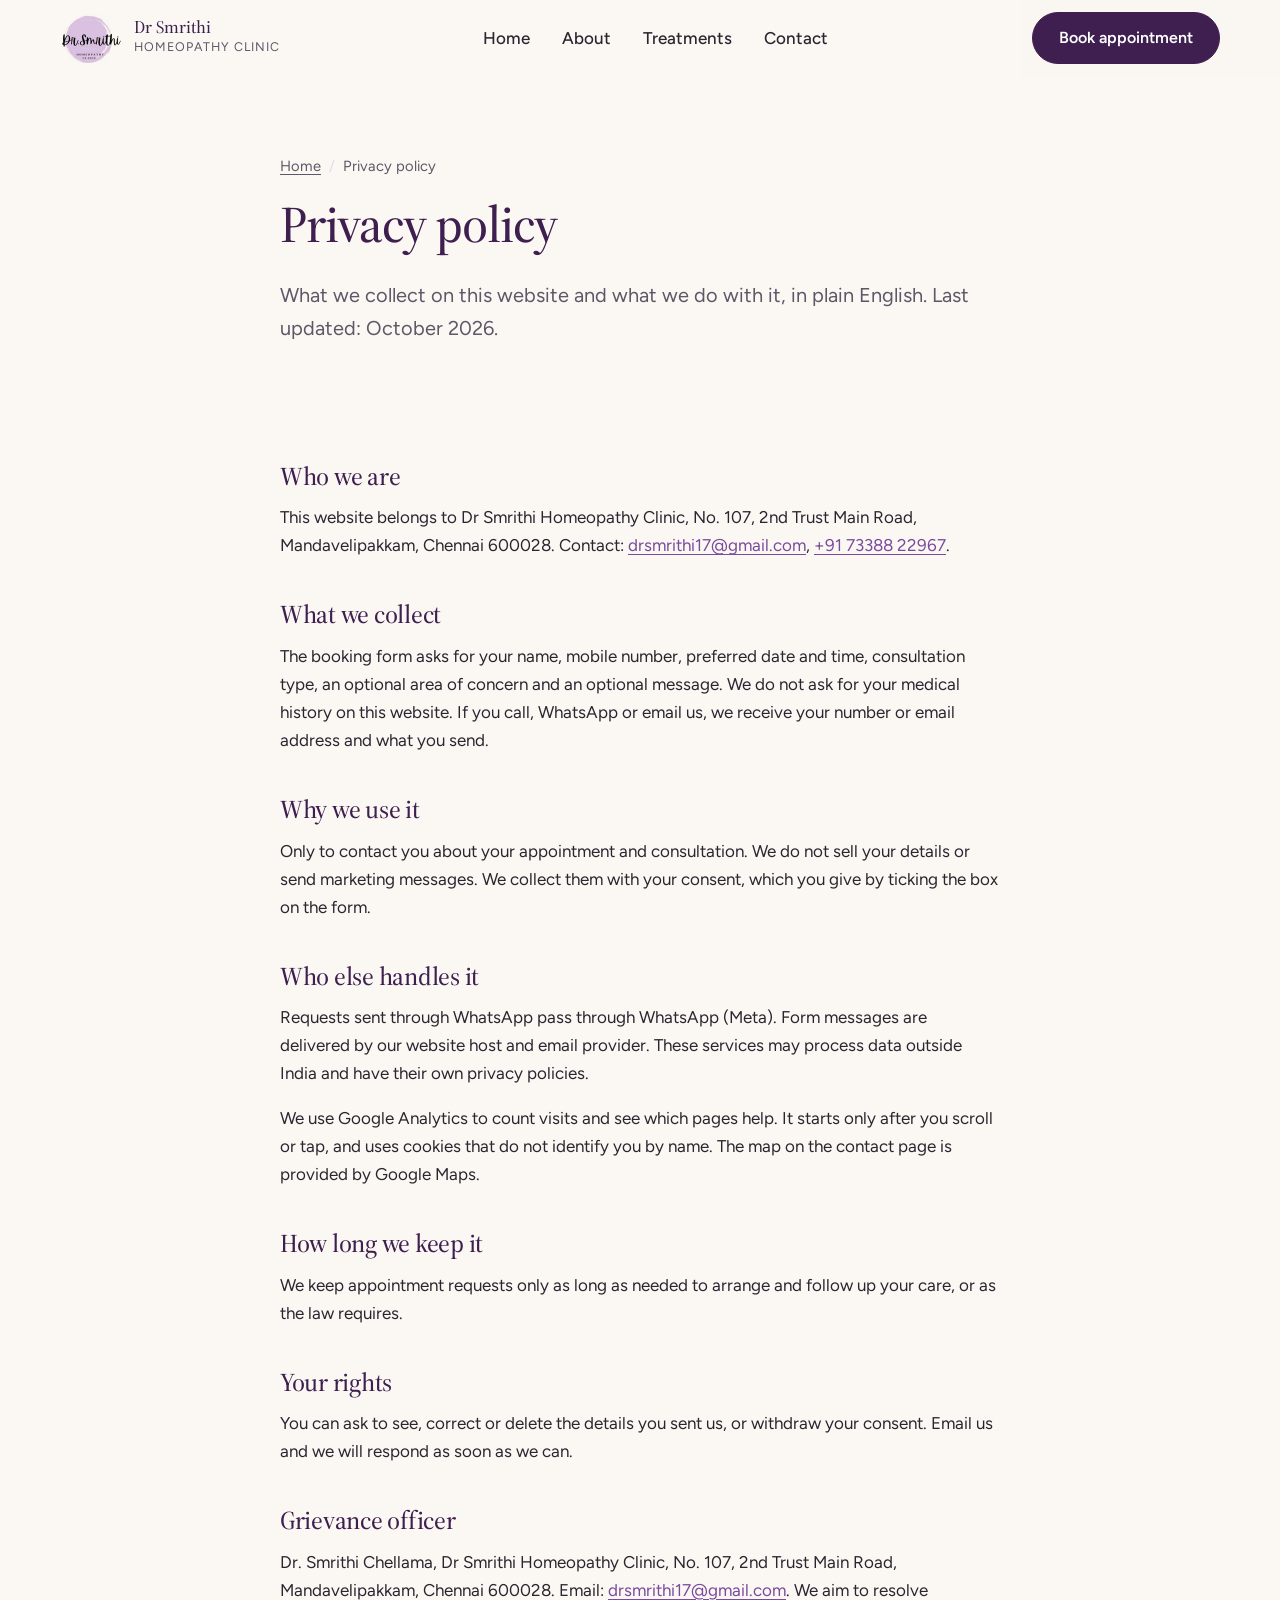
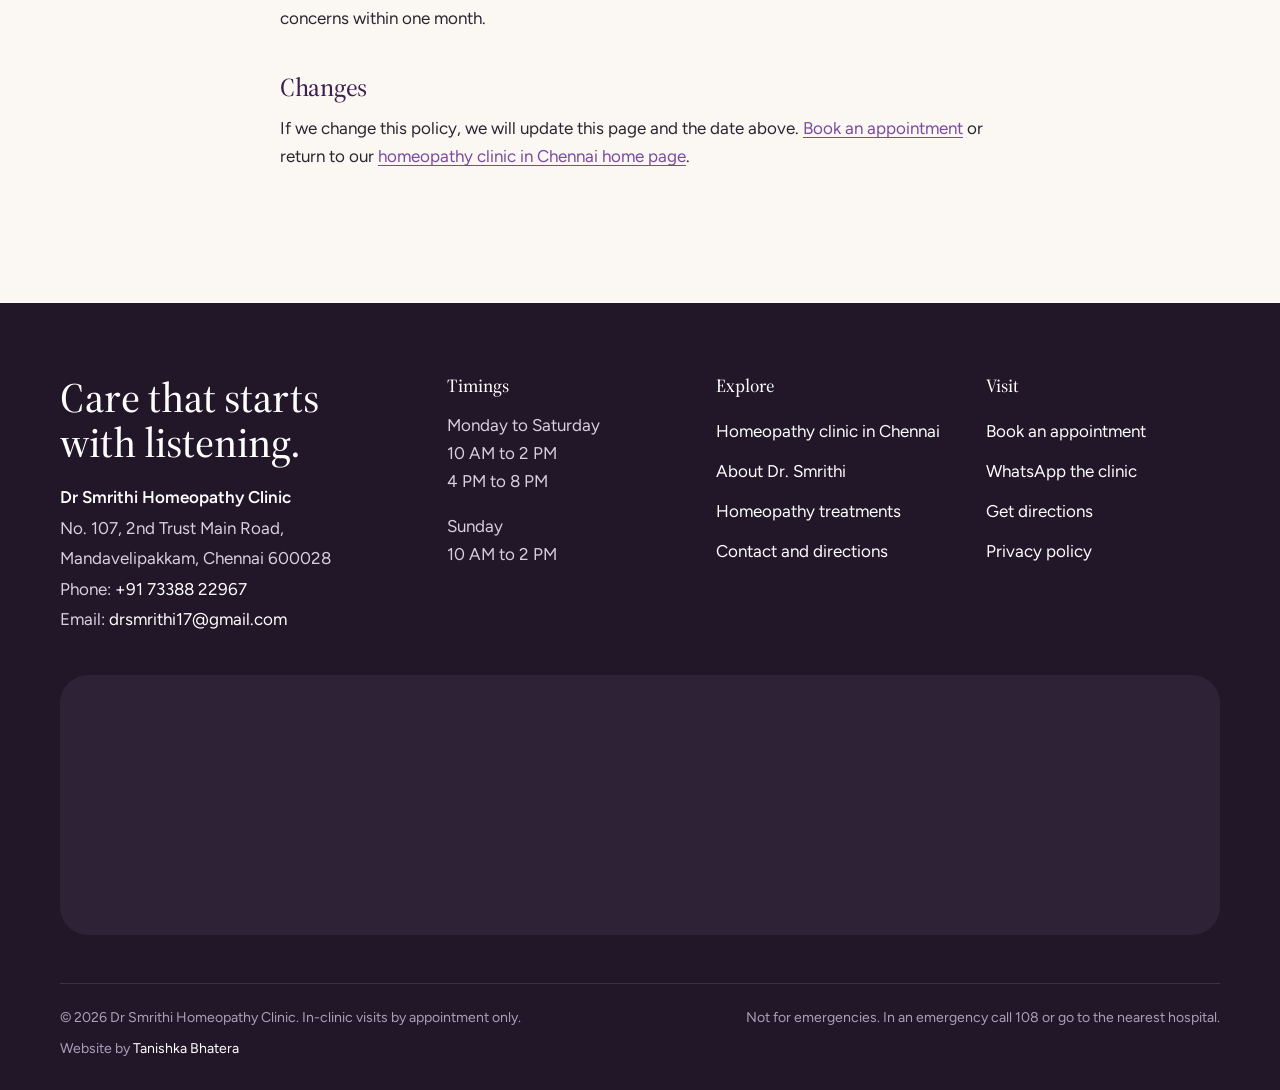
<file: privacy-policy/index.html>
<!DOCTYPE html><html lang="en-IN" class="no-js" data-ga="G-P0BYKNVYDF"><head><meta charset="utf-8"><meta name="viewport" content="width=device-width, initial-scale=1"><title>Privacy Policy | Dr Smrithi Homeopathy Clinic</title><meta name="description" content="How Dr Smrithi Homeopathy Clinic collects, uses and protects the details you share through the booking form, phone and WhatsApp."><meta name="robots" content="index, follow, max-image-preview:large"><link rel="canonical" href="https://drsmrithi.online/privacy-policy/"><script>document.documentElement.className='js';setTimeout(function(){if(!window.__ds)document.documentElement.classList.remove('js')},2500)</script><link rel="preload" href="/fonts/source-serif-500.woff2" as="font" type="font/woff2" crossorigin><link rel="preload" href="/fonts/figtree.woff2" as="font" type="font/woff2" crossorigin><link rel="icon" href="/favicon.ico" sizes="48x48"><link rel="icon" type="image/png" sizes="96x96" href="/favicon-96.png"><link rel="icon" type="image/png" sizes="192x192" href="/favicon-192.png"><link rel="apple-touch-icon" href="/apple-touch-icon.png"><meta name="theme-color" content="#fbf8f3"><meta property="og:type" content="website"><meta property="og:site_name" content="Dr Smrithi Homeopathy Clinic"><meta property="og:locale" content="en_IN"><meta property="og:title" content="Privacy Policy | Dr Smrithi Homeopathy Clinic"><meta property="og:description" content="How Dr Smrithi Homeopathy Clinic collects, uses and protects the details you share through the booking form, phone and WhatsApp."><meta property="og:url" content="https://drsmrithi.online/privacy-policy/"><meta property="og:image" content="https://drsmrithi.online/og-share.jpg"><meta property="og:image:width" content="1200"><meta property="og:image:height" content="630"><meta name="twitter:card" content="summary_large_image"><meta name="twitter:title" content="Privacy Policy | Dr Smrithi Homeopathy Clinic"><meta name="twitter:description" content="How Dr Smrithi Homeopathy Clinic collects, uses and protects the details you share through the booking form, phone and WhatsApp."><meta name="twitter:image" content="https://drsmrithi.online/og-share.jpg"><script type="application/ld+json">{"@context":"https://schema.org","@graph":[{"@type":"MedicalClinic","@id":"https://drsmrithi.online/#clinic","name":"Dr Smrithi Homeopathy Clinic","url":"https://drsmrithi.online/","logo":{"@type":"ImageObject","url":"https://drsmrithi.online/favicon-192.png","width":192,"height":192},"image":"https://drsmrithi.online/og-share.jpg","telephone":"+917338822967","email":"drsmrithi17@gmail.com","medicineSystem":"https://schema.org/Homeopathic","address":{"@type":"PostalAddress","streetAddress":"No. 107, 2nd Trust Main Road, Mandavelipakkam","addressLocality":"Chennai","addressRegion":"Tamil Nadu","postalCode":"600028","addressCountry":"IN"},"hasMap":"https://www.google.com/maps/search/?api=1&query=Dr%20Smrithi%20Homeopathy%20Clinic%2C%20No.%20107%2C%202nd%20Trust%20Main%20Road%2C%20Mandavelipakkam%2C%20Chennai%20600028","geo":{"@type":"GeoCoordinates","latitude":13.0268,"longitude":80.2699},"openingHoursSpecification":[{"@type":"OpeningHoursSpecification","dayOfWeek":["Monday","Tuesday","Wednesday","Thursday","Friday","Saturday"],"opens":"10:00","closes":"14:00"},{"@type":"OpeningHoursSpecification","dayOfWeek":["Monday","Tuesday","Wednesday","Thursday","Friday","Saturday"],"opens":"16:00","closes":"20:00"},{"@type":"OpeningHoursSpecification","dayOfWeek":"Sunday","opens":"10:00","closes":"14:00"}],"areaServed":[{"@type":"Place","name":"Mandavelipakkam"},{"@type":"Place","name":"Mylapore"},{"@type":"Place","name":"Raja Annamalai Puram"},{"@type":"Place","name":"Adyar"},{"@type":"Place","name":"Alwarpet"},{"@type":"Place","name":"Santhome"},{"@type":"City","name":"Chennai"}],"employee":{"@id":"https://drsmrithi.online/about/#doctor"},"isAcceptingNewPatients":true,"availableService":[{"@type":"MedicalTherapy","name":"Homeopathy consultation (in-clinic)"},{"@type":"MedicalTherapy","name":"Online homeopathy consultation"}],"knowsAbout":["Homeopathy","Eczema","Psoriasis","Acne","Urticaria","Allergic rhinitis","Sinusitis","Asthma","Acidity","IBS","Stress","Sleep problems","Migraine","Back pain","PMS","Menopause symptoms"]},{"@type":"WebSite","@id":"https://drsmrithi.online/#website","url":"https://drsmrithi.online/","name":"Dr Smrithi Homeopathy Clinic","inLanguage":"en-IN","publisher":{"@id":"https://drsmrithi.online/#clinic"}},{"@type":"WebPage","@id":"https://drsmrithi.online/privacy-policy/#webpage","url":"https://drsmrithi.online/privacy-policy/","name":"Privacy Policy | Dr Smrithi Homeopathy Clinic","inLanguage":"en-IN","isPartOf":{"@id":"https://drsmrithi.online/#website"},"about":{"@id":"https://drsmrithi.online/#clinic"}},{"@type":"BreadcrumbList","itemListElement":[{"@type":"ListItem","position":1,"name":"Home","item":"https://drsmrithi.online/"},{"@type":"ListItem","position":2,"name":"Privacy policy","item":"https://drsmrithi.online/privacy-policy/"}]}]}</script><style>@font-face{font-family:"Source Serif 4";src:url(/fonts/source-serif-500.woff2)format("woff2");font-weight:500;font-style:normal;font-display:swap}@font-face{font-family:"Source Serif 4";src:url(/fonts/source-serif-500-italic.woff2)format("woff2");font-weight:500;font-style:italic;font-display:swap}@font-face{font-family:Figtree;src:url(/fonts/figtree.woff2)format("woff2");font-weight:400 600;font-style:normal;font-display:swap}@font-face{font-family:Serif Fallback;src:local(Georgia);size-adjust:100%;ascent-override:92%;descent-override:26%}@font-face{font-family:Figtree Fallback;src:local(Arial);size-adjust:97%;ascent-override:98%;descent-override:26%}:root{--cream:#fbf8f3;--paper:#f5efe6;--lilac:#f1eaf7;--lilac-2:#e4d6ef;--plum:#3e1f4f;--plum-2:#5a2f72;--violet:#7a4a9e;--sage:#8fa58a;--sage-soft:#e7ede3;--ink:#2a2530;--muted:#5f5668;--line:#e6dcea;--white:#fff;--wa:#0f7a3e;--serif:"Source Serif 4","Serif Fallback",Georgia,serif;--sans:"Figtree","Figtree Fallback",system-ui,-apple-system,"Segoe UI",Arial,sans-serif;--r-lg:28px;--r-md:18px;--r-sm:12px;--wrap:1200px;--ease:cubic-bezier(.22,.8,.24,1)}*,:before,:after{box-sizing:border-box}html{-webkit-text-size-adjust:100%}body{background:var(--cream);color:var(--ink);font-family:var(--sans);-webkit-font-smoothing:antialiased;text-rendering:optimizelegibility;margin:0;font-size:1.0625rem;line-height:1.65}img,svg{max-width:100%;display:block}img{height:auto}a{color:var(--violet);text-underline-offset:3px}a:hover{color:var(--plum)}:focus-visible{outline:3px solid var(--violet);outline-offset:3px;border-radius:6px}h1,h2,h3,h4{font-family:var(--serif);color:var(--plum);letter-spacing:-.01em;margin:0 0 .5em;font-weight:500;line-height:1.12}h1{letter-spacing:-.02em;font-size:clamp(2.3rem,6.2vw,4.4rem)}h2{font-size:clamp(1.8rem,4.2vw,3rem)}h3{font-size:clamp(1.25rem,2.2vw,1.5rem)}h1 em,h2 em{color:var(--violet);font-style:italic}p{margin:0 0 1em}ul{padding-left:1.1em}.wrap{width:100%;max-width:var(--wrap);margin:0 auto;padding:0 20px}.eyebrow{letter-spacing:.14em;text-transform:uppercase;color:var(--violet);align-items:center;gap:10px;margin-bottom:16px;font-size:.8rem;font-weight:600;display:inline-flex}.eyebrow:before{content:"";background:currentColor;width:22px;height:1.5px}.lead{color:var(--muted);max-width:60ch;font-size:clamp(1.08rem,1.6vw,1.25rem)}.muted{color:var(--muted)}.skip{z-index:200;background:var(--plum);color:#fff;border-radius:10px;padding:10px 16px;position:absolute;top:10px;left:-9999px}.skip:focus{left:10px}.sr-only{clip:rect(0 0 0 0);white-space:nowrap;width:1px;height:1px;position:absolute;overflow:hidden}.btn{--bg:var(--plum);--fg:#fff;border:1.5px solid var(--bg);background:var(--bg);min-height:52px;color:var(--fg);font:600 1rem/1 var(--sans);cursor:pointer;transition:background-color .3s var(--ease),color .3s var(--ease),border-color .3s var(--ease),transform .4s var(--ease);border-radius:999px;justify-content:center;align-items:center;gap:10px;padding:0 26px;text-decoration:none;display:inline-flex;position:relative}.btn:hover{--bg:var(--plum-2);color:#fff}.btn svg{flex:none;width:18px;height:18px}.btn-ghost{--bg:transparent;--fg:var(--plum);border-color:var(--plum)}.btn-ghost:hover{--bg:var(--plum);color:#fff}.btn-wa{--bg:var(--wa)}.btn-wa:hover{--bg:#0b5f30}.btn-light{--bg:#fff;--fg:var(--plum);border-color:#fff}.btn-light:hover{--bg:var(--lilac);color:var(--plum)}.btn-row{flex-wrap:wrap;gap:12px;display:flex}.link-arrow{color:var(--plum);align-items:center;gap:8px;font-weight:600;text-decoration:none;display:inline-flex}.link-arrow span{transition:transform .35s var(--ease)}.link-arrow:hover span{transform:translate(4px)}.site-header{z-index:60;-webkit-backdrop-filter:saturate(1.4)blur(12px);background:#fbf8f3e0;border-bottom:1px solid #0000;transition:border-color .3s;position:sticky;top:0}.site-header.scrolled{border-color:var(--line)}.hdr{justify-content:space-between;align-items:center;gap:16px;min-height:76px;display:flex}.brand{color:var(--plum);align-items:center;gap:12px;text-decoration:none;display:flex}.brand img{mix-blend-mode:multiply;width:62px;height:49px}.brand b{font:500 1.1rem/1.1 var(--serif);display:block}.brand small{letter-spacing:.08em;text-transform:uppercase;color:var(--muted);font-size:.78rem;display:block}.nav ul{gap:4px;margin:0;padding:0;list-style:none;display:flex}.nav a{min-height:44px;color:var(--ink);border-radius:999px;align-items:center;padding:0 14px;font-weight:500;text-decoration:none;transition:background-color .25s;display:flex}.nav a:hover{background:var(--lilac)}.nav a[aria-current=page]{background:var(--lilac);color:var(--plum)}.nav-book{display:none}.menu-btn{border:1.5px solid var(--line);cursor:pointer;width:48px;height:48px;color:var(--plum);background:#fff;border-radius:50%;justify-content:center;align-items:center;display:none}.menu-btn span,.menu-btn span:before{width:20px;height:1.5px;transition:transform .3s var(--ease);background:currentColor;display:block;position:relative}.menu-btn span:before{content:"";position:absolute;top:6px}.menu-btn span{top:-3px}@media (width<=959px){.js .menu-btn{display:inline-flex}.js .nav{background:var(--cream);border-bottom:1px solid var(--line);padding:12px 20px 24px;display:none;position:fixed;inset:76px 0 auto}.js .nav.open{display:block}.js .nav ul{flex-direction:column}.js .nav a{min-height:52px;font-size:1.15rem}.nav-book{margin-top:8px;display:block}.nav-book a{background:var(--plum);color:#fff;justify-content:center}.hdr-cta{display:none}.nav{width:100%}.hdr{flex-wrap:wrap}.js .hdr{flex-wrap:nowrap}}.section{padding:clamp(64px,9vw,120px) 0}.section-tint{background:var(--lilac)}.section-paper{background:var(--paper)}.section-head{max-width:720px;margin-bottom:clamp(32px,5vw,56px)}.section-head.center{text-align:center;margin-left:auto;margin-right:auto}.section-head.center .eyebrow:before{display:none}.panel{border-radius:var(--r-lg);background:#fff;padding:clamp(24px,4vw,44px)}.hero{padding:clamp(28px,5vw,64px) 0 clamp(48px,7vw,90px);position:relative;overflow:hidden}.hero-grid{align-items:center;gap:40px;display:grid}.hero h1{max-width:15ch;font-size:clamp(2.3rem,5vw,3.9rem)}.hero .lead{margin:18px 0 28px}.hero-media{position:relative}.hero-img{border-radius:260px 260px var(--r-lg) var(--r-lg);aspect-ratio:1;background:var(--lilac-2);overflow:hidden}.hero-img img{object-fit:cover;width:100%;height:100%}.float-card{backdrop-filter:blur(6px);border-radius:var(--r-md);background:#fffffff0;align-items:center;gap:12px;padding:14px 18px;font-size:.95rem;line-height:1.3;display:flex;position:absolute;box-shadow:0 18px 40px -18px #3e1f4f59}.float-card b{color:var(--plum);font-weight:600;display:block}.float-card .dot{background:var(--lilac);width:38px;height:38px;color:var(--plum);border-radius:50%;flex:none;place-items:center;display:grid}.float-card .dot svg{width:20px;height:20px}.fc-1{animation:5s ease-in-out infinite bob;bottom:18%;left:-12px}.fc-2{animation:6s ease-in-out -2s infinite bob;top:12%;right:-8px}.float-card{transition:transform .4s var(--ease)}.float-card:hover{animation:.6s ease-in-out wiggle}.fc-2 .dot{position:relative}.fc-2 .dot:after{content:"";background:#3fae64;border-radius:50%;width:9px;height:9px;animation:2s ease-out infinite ping;position:absolute;top:2px;right:2px;box-shadow:0 0 #3fae6499}@keyframes bob{0%,to{transform:translateY(0)rotate(0)}50%{transform:translateY(-10px)rotate(-1deg)}}@keyframes wiggle{0%,to{transform:rotate(0)}25%{transform:rotate(-3deg)}75%{transform:rotate(3deg)}}@keyframes ping{to{box-shadow:0 0 0 10px #3fae6400}}.hero-sprig{width:260px;color:var(--sage);opacity:.55;pointer-events:none;position:absolute;bottom:-40px;right:-60px}.trust{border-top:1px solid var(--line);color:var(--muted);flex-wrap:wrap;gap:10px 22px;margin:30px 0 0;padding:22px 0 0;font-size:.95rem;list-style:none;display:flex}.trust li{align-items:center;gap:8px;display:inline-flex}.trust svg{width:18px;height:18px;color:var(--sage)}.marquee{background:var(--plum);color:#f3eaf8;padding:18px 0;overflow:hidden}.marquee-track{gap:48px;width:max-content;animation:38s linear infinite marquee;display:flex}.marquee-track span{font:400 1.15rem/1 var(--serif);white-space:nowrap;align-items:center;gap:48px;display:inline-flex}.marquee-track span:after{content:"✦";color:var(--sage);font-size:.8rem}@keyframes marquee{to{transform:translate(-50%)}}.ways{gap:18px;display:grid}.way{border-radius:var(--r-lg);border:1px solid var(--line);transform-style:preserve-3d;transition:transform .6s var(--ease),box-shadow .5s var(--ease),border-color .4s;background:#fff;padding:32px 28px;position:relative;overflow:hidden}.way:before{content:"";background:radial-gradient(260px circle at var(--mx,50%) var(--my,50%),#7a4a9e24,transparent 70%);opacity:0;pointer-events:none;transition:opacity .4s;position:absolute;inset:0}.way:hover{border-color:var(--lilac-2);box-shadow:0 30px 60px -32px #3e1f4f80}.way:hover:before{opacity:1}.way .num{transition:transform .5s var(--ease),color .3s}.way:hover .num{color:var(--plum);transform:translate(6px)}.way .num{font:400 .95rem/1 var(--serif);color:var(--violet);margin-bottom:28px;display:block}.way h3{margin-bottom:.35em}.way p{color:var(--muted);margin:0}.tiles{gap:16px;display:grid}.tile{border-radius:var(--r-lg);color:var(--ink);border:1px solid var(--line);background:#fff;flex-direction:column;text-decoration:none;display:flex;position:relative;overflow:hidden}.tile:hover{color:var(--ink)}.tile-media{aspect-ratio:4/3;background:linear-gradient(135deg,var(--lilac) 0%,var(--lilac-2) 100%);display:block;overflow:hidden}.tile-media img{object-fit:cover;width:100%;height:100%}.tile-art{width:100%;height:100%;color:var(--plum);place-items:center;display:grid}.tile-art svg{opacity:.75;width:34%;height:auto}.tile-body{flex-direction:column;flex:1;gap:10px;padding:22px 24px 26px;display:flex}.tile h3{margin:0}.tile p{color:var(--muted);margin:0;font-size:.98rem}.chips{flex-wrap:wrap;gap:6px;display:flex}.chips span{background:var(--cream);border:1px solid var(--line);color:var(--muted);border-radius:999px;padding:5px 11px;font-size:.82rem}.tile .link-arrow{margin-top:auto;padding-top:6px}.scope-note{color:var(--muted);max-width:760px;margin-top:22px;font-size:.92rem}.doctor{align-items:center;gap:40px;display:grid}.monogram{aspect-ratio:1;background:radial-gradient(circle at 30% 25%,#fff 0,var(--lilac) 55%,var(--lilac-2) 100%);border-radius:50%;place-items:center;width:100%;max-width:440px;margin:0 auto;display:grid;position:relative}.monogram img{mix-blend-mode:multiply;width:72%}.monogram svg.ring{width:112%;height:112%;color:var(--violet);opacity:.5;position:absolute;inset:-6%}.creds{border-top:1px solid var(--line);gap:0;margin:24px 0;display:grid}.creds div{border-bottom:1px solid var(--line);grid-template-columns:150px 1fr;gap:16px;padding:14px 0;display:grid}.creds dt{color:var(--muted);font-size:.95rem}.creds dd{margin:0;font-weight:500}blockquote.pull{border-left:3px solid var(--lilac-2);font:500 clamp(1.15rem,2vw,1.4rem)/1.5 var(--serif);color:var(--plum);margin:0 0 20px;padding-left:20px}.steps{counter-reset:s;gap:18px;margin:0;padding:0;list-style:none;display:grid}.step{border-radius:var(--r-lg);background:var(--cream);border:1px solid var(--line);padding:28px;position:relative}.step:before{counter-increment:s;content:"0" counter(s);font:400 2.6rem/1 var(--serif);color:var(--lilac-2);margin-bottom:18px;transition:color .4s;display:block}.step:hover:before{color:var(--violet)}.step h3{font-size:1.25rem}.step p{color:var(--muted);margin:0}.scope{gap:18px;display:grid}.scope .panel h3{align-items:center;gap:12px;display:flex}.scope .panel h3 svg{width:28px;height:28px;color:var(--violet);flex:none}.scope ul{margin:0;padding:0;list-style:none}.scope li{border-bottom:1px dashed var(--line);padding:8px 0 8px 30px;position:relative}.scope li:last-child{border:0}.scope li:before{content:"";background:var(--sage);border-radius:50%;width:12px;height:12px;position:absolute;top:16px;left:4px}.scope .warn li:before{background:#c0703f}.reviews{gap:18px;display:grid}.review{border-radius:var(--r-lg);border:1px solid var(--line);background:#fff;flex-direction:column;gap:16px;margin:0;padding:28px;display:flex}.review .q{font:400 3rem/.6 var(--serif);color:var(--lilac-2);height:20px}.review blockquote{color:var(--ink);margin:0}.review figcaption{color:var(--plum);justify-content:space-between;align-items:center;gap:10px;margin-top:auto;font-weight:600;display:flex}.review figcaption span{background:var(--sage-soft);color:#3f5a3b;border-radius:999px;padding:4px 10px;font-size:.82rem;font-weight:500}.cases{gap:18px;display:grid}.case{border-radius:var(--r-lg);border:1px solid var(--line);background:#fff;margin:0;overflow:hidden}.case img{aspect-ratio:1;object-fit:cover;width:100%}.case figcaption{padding:16px 20px;font-size:.95rem}.case figcaption b{color:var(--plum);display:block}.case-note{color:var(--muted);margin-top:18px;font-size:.9rem}.faq{gap:12px;max-width:860px;display:grid}.faq details{border-radius:var(--r-md);border:1px solid var(--line);background:#fff;transition:border-color .3s}.faq details[open]{border-color:var(--lilac-2)}.faq summary{cursor:pointer;font:500 1.12rem/1.4 var(--serif);color:var(--plum);padding:20px 60px 20px 24px;list-style:none;position:relative}.faq summary::-webkit-details-marker{display:none}.faq summary:after{content:"";background:var(--lilac) url("data:image/svg+xml,%3Csvg xmlns='http://www.w3.org/2000/svg' viewBox='0 0 24 24' fill='none' stroke='%233e1f4f' stroke-width='2'%3E%3Cpath d='M12 6v12M6 12h12'/%3E%3C/svg%3E") center/14px no-repeat;width:26px;height:26px;transition:transform .35s var(--ease);border-radius:50%;margin-top:-13px;position:absolute;top:50%;right:22px}.faq details[open] summary:after{transform:rotate(45deg)}.faq .ans{color:var(--muted);padding:0 24px 20px}.faq .ans p:last-child{margin:0}.visit{gap:18px;display:grid}.hours{border-collapse:collapse;width:100%}.hours th,.hours td{text-align:left;border-bottom:1px solid var(--line);vertical-align:top;padding:12px 0}.hours th{color:var(--muted);padding-right:16px;font-weight:500}.map-box{border-radius:var(--r-lg);background:var(--lilac) radial-gradient(circle at 70% 30%,#fff 0,transparent 55%);text-align:center;place-items:center;min-height:380px;padding:24px;display:grid;position:relative;overflow:hidden}.map-box iframe{border:0;width:100%;height:100%;position:absolute;inset:0}.map-pin{width:60px;height:60px;color:var(--plum);margin:0 auto 14px}.cta{background:var(--plum);color:#efe5f6;border-radius:var(--r-lg);text-align:center;padding:clamp(36px,6vw,72px);position:relative;overflow:hidden}.cta h2{color:#fff}.cta h2 em{color:#e6d6f2}.cta p{color:#dccbe9;max-width:560px;margin:0 auto 26px}.cta .btn-row{justify-content:center}.cta .btn-ghost{--fg:#fff;border-color:#ffffff80}.cta .btn-ghost:hover{--bg:#fff;color:var(--plum)}.cta-sprig{color:#8e6aa8;opacity:.35;pointer-events:none;width:220px;position:absolute}.cta-sprig.l{bottom:-30px;left:-40px}.cta-sprig.r{top:-30px;right:-40px;transform:scaleX(-1)rotate(180deg)}.page-hero{padding:clamp(40px,6vw,80px) 0 clamp(32px,5vw,56px)}.crumbs ol{color:var(--muted);flex-wrap:wrap;gap:8px;margin:0 0 18px;padding:0;font-size:.92rem;list-style:none;display:flex}.crumbs li+li:before{content:"/";color:var(--lilac-2);margin-right:8px}.crumbs a{color:var(--muted)}.toc{flex-wrap:wrap;gap:8px;margin:28px 0 0;padding:0;list-style:none;display:flex}.toc a{border:1px solid var(--line);min-height:44px;color:var(--plum);background:#fff;border-radius:999px;align-items:center;gap:8px;padding:0 16px;font-weight:500;text-decoration:none;transition:background-color .25s;display:inline-flex}.toc a:hover{background:var(--lilac)}.area{border-top:1px solid var(--line);gap:28px;padding:clamp(40px,6vw,72px) 0;scroll-margin-top:90px;display:grid}.area-side{align-items:flex-start;gap:16px;display:flex}.area-body h3{margin-top:1.4em;font-size:1.15rem}.area-cols{gap:4px 32px;display:grid}.tick{margin:0;padding:0;list-style:none}.tick li{padding:6px 0 6px 28px;position:relative}.tick li:before{content:"";border-left:2px solid var(--sage);border-bottom:2px solid var(--sage);width:14px;height:8px;position:absolute;top:14px;left:2px;transform:rotate(-45deg)}.urgent{border-radius:var(--r-sm);background:#fbf1ea;border-left:3px solid #c0703f;margin-top:18px;padding:14px 18px;font-size:.96rem}.form,.form-2{gap:18px;display:grid}.field label{color:var(--plum);margin-bottom:8px;font-weight:600;display:block}.field .opt{color:var(--muted);font-weight:400}.field input,.field select,.field textarea{width:100%;min-height:52px;font:inherit;color:var(--ink);background:#fff;border:1.5px solid #cbbfd4;border-radius:14px;padding:12px 16px;transition:border-color .2s,box-shadow .2s}.field input:focus,.field select:focus,.field textarea:focus{border-color:var(--violet);outline:none;box-shadow:0 0 0 4px #7a4a9e26}.field textarea{resize:vertical;min-height:120px}.field [aria-invalid=true]{border-color:#b00020}.err{color:#b00020;margin-top:6px;font-size:.92rem;display:block}.err:empty{display:none}.check{color:var(--muted);align-items:flex-start;gap:12px;font-size:.95rem;display:flex}.check input{width:22px;height:22px;accent-color:var(--plum);flex:none;margin-top:2px}.hp{width:1px;height:1px;left:-10000px;overflow:hidden;position:absolute!important}.status{border-radius:14px;padding:16px 18px;font-weight:500}.status:empty{display:none}.status.ok{color:#0b5a2c;background:#e8f4ec;border:1px solid #a8d6b6}.status.bad{color:#8a0018;background:#fdecee;border:1px solid #f0aab4}.prose{max-width:760px}.prose h2{margin-top:1.6em;font-size:1.6rem}.site-footer{color:#d9cfe0;background:#221629;padding:72px 0 30px}.site-footer a{color:#fff;text-decoration:none}.site-footer a:hover{color:#d9c2ec;text-decoration:underline}.foot-grid{gap:36px;display:grid}.site-footer h2,.foot-label{font:500 1.15rem/1.2 var(--serif);color:#fff;margin:0 0 14px}.site-footer ul{margin:0;padding:0;list-style:none}.site-footer li a{align-items:center;min-height:40px;display:inline-flex}.site-footer address{font-style:normal;line-height:1.8}.foot-brand{font:400 clamp(1.8rem,4vw,2.6rem)/1.1 var(--serif);color:#fff;margin-bottom:16px}.foot-bottom{color:#ad9fb8;border-top:1px solid #3e2f48;flex-wrap:wrap;justify-content:space-between;gap:8px 24px;margin-top:48px;padding-top:22px;font-size:.88rem;display:flex}.mbar{z-index:70;backdrop-filter:blur(10px);border:1px solid var(--line);background:#fffffff5;border-radius:999px;grid-template-columns:1fr 1fr 1fr;gap:6px;padding:6px;display:grid;position:fixed;bottom:12px;left:12px;right:12px;box-shadow:0 14px 40px -12px #3e1f4f73}.mbar a{min-height:48px;color:var(--plum);border-radius:999px;justify-content:center;align-items:center;gap:6px;font-size:.95rem;font-weight:600;text-decoration:none;display:flex}.mbar a svg{width:18px;height:18px}.mbar .wa{background:var(--wa);color:#fff}.mbar .book{background:var(--plum);color:#fff}body{padding-bottom:84px}.cursor{z-index:300;pointer-events:none;display:none;position:fixed;top:0;left:0}.has-cursor .cursor{display:block}.cursor-dot{background:var(--plum);border-radius:50%;width:8px;height:8px;margin:-4px 0 0 -4px;position:absolute}.cursor-ring{width:40px;height:40px;transition:width .35s var(--ease),height .35s var(--ease),margin .35s var(--ease),background-color .35s,border-color .35s;border:1.5px solid #3e1f4f59;border-radius:50%;place-items:center;margin:-20px 0 0 -20px;display:grid;position:absolute}.cursor-ring span{font:600 .72rem/1 var(--sans);letter-spacing:.08em;text-transform:uppercase;color:#fff;opacity:0;transition:opacity .2s}.cursor.is-link .cursor-ring{background:#7a4a9e1f;border-color:#0000;width:58px;height:58px;margin:-29px 0 0 -29px}.cursor.is-label .cursor-ring{background:var(--plum);border-color:#0000;width:84px;height:84px;margin:-42px 0 0 -42px}.cursor.is-label .cursor-ring span{opacity:1}.cursor.is-label .cursor-dot,.cursor.is-link .cursor-dot,.cursor.hidden{opacity:0}.js [data-reveal]{opacity:0;transition:opacity .9s var(--ease),transform .9s var(--ease);transition-delay:var(--d,0s);transform:translateY(28px)}.js [data-reveal].in{opacity:1;transform:none}.draw path{stroke-dasharray:var(--len,600);stroke-dashoffset:var(--len,600);transition:stroke-dashoffset 2.4s var(--ease)}.no-js .draw path,.draw.in path{stroke-dashoffset:0}@media (width>=640px){.ways,.reviews,.cases,.tiles,.steps{grid-template-columns:repeat(2,1fr)}.form-2,.area-cols{grid-template-columns:1fr 1fr}}@media (width>=960px){.hero-grid{grid-template-columns:1.1fr .9fr;gap:64px}.ways,.tiles,.reviews,.cases{grid-template-columns:repeat(3,1fr)}.steps{grid-template-columns:repeat(4,1fr)}.doctor{grid-template-columns:.85fr 1.15fr;gap:80px}.scope,.visit{grid-template-columns:1fr 1fr}.area{grid-template-columns:.8fr 2fr;gap:56px}.foot-grid{grid-template-columns:1.5fr 1fr 1fr 1fr}.mbar{display:none}body{padding-bottom:0}}@media (prefers-reduced-motion:reduce){*,:before,:after{scroll-behavior:auto!important;transition:none!important;animation:none!important}.js [data-reveal]{opacity:1;transform:none}.draw path{stroke-dashoffset:0}.marquee-track{animation:none}}.visit>*,.doctor>*,.form-2>*,.area>*,.hero-grid>*{min-width:0}@media (width<=639px){.creds div{grid-template-columns:96px 1fr;gap:12px}.panel{padding:22px}}.tile-icon{background:var(--lilac);width:58px;height:58px;color:var(--plum);border-radius:18px;flex:none;place-items:center;display:grid}.tile-icon svg{width:30px;height:30px}.toc a svg{width:18px;height:18px}.tr-hero{align-items:center;gap:36px;display:grid}.tr-mosaic{grid-template-rows:auto auto;grid-template-columns:1fr 1fr;gap:14px;display:grid}.tr-mosaic img{object-fit:cover;border-radius:var(--r-lg);width:100%;height:100%}.tr-mosaic .m1{aspect-ratio:3/4;border-radius:200px 200px var(--r-lg) var(--r-lg);grid-row:span 2}.tr-mosaic .m2,.tr-mosaic .m3{aspect-ratio:4/3}.tr{padding:clamp(56px,8vw,104px) 0;scroll-margin-top:80px}.tr-alt{background:var(--lilac)}.tr-grid{align-items:start;gap:32px;display:grid}.tr-photo{border-radius:var(--r-lg);aspect-ratio:4/3;background:var(--lilac-2);position:relative;overflow:hidden}.tr-photo img{object-fit:cover;width:100%;height:100%}.tr-badge{color:var(--plum);background:#fffffff0;border-radius:999px;align-items:center;gap:8px;padding:8px 14px;font-size:.92rem;font-weight:600;display:inline-flex;position:absolute;bottom:16px;left:16px}.tr-badge svg{width:18px;height:18px}.tr-body h2{font-size:clamp(1.8rem,3.4vw,2.6rem)}.tr-body .lead{max-width:none;margin-bottom:22px}.tr-label{font:600 .82rem/1 var(--sans);letter-spacing:.1em;text-transform:uppercase;color:var(--muted);margin:0 0 12px}.tr-chips{flex-wrap:wrap;gap:8px;margin:0 0 26px;padding:0;list-style:none;display:flex}.tr-chips li{border:1px solid var(--line);color:var(--plum);background:#fff;border-radius:999px;padding:8px 14px;font-size:.95rem;font-weight:500}.tr-alt .tr-chips li{border-color:var(--lilac-2)}.tr-cards{gap:12px;margin-bottom:18px;display:grid}.tr-card{border:1px solid var(--line);border-radius:var(--r-md);background:#fff;padding:18px 20px}.tr-card h3{font:600 1rem/1.3 var(--sans);color:var(--plum);margin:10px 0 6px}.tr-card p{color:var(--muted);margin:0;font-size:.96rem}.tr-ic{background:var(--lilac);width:36px;height:36px;color:var(--plum);border-radius:12px;place-items:center;display:grid}.tr-alt .tr-ic{background:var(--cream)}.tr-ic svg{width:20px;height:20px}.tr-body .link-arrow{margin-top:18px}@media (width>=640px){.tr-cards{grid-template-columns:repeat(3,1fr)}}@media (width>=960px){.tr-hero{grid-template-columns:1.1fr .9fr;gap:64px}.tr-grid{grid-template-columns:.9fr 1.1fr;gap:64px}.tr-alt .tr-grid{grid-template-columns:1.1fr .9fr}.tr-alt .tr-photo{order:2}.tr-photo{aspect-ratio:4/5;position:sticky;top:100px}}.tr-hero>*,.tr-grid>*{min-width:0}.hero-img.tr-rect{border-radius:var(--r-lg);aspect-ratio:4/3}.tr-answer{color:var(--ink);border-left:3px solid var(--violet);border-radius:0 var(--r-sm) var(--r-sm) 0;background:#fff;margin:0 0 18px;padding:14px 18px;font-size:1.05rem}.tr-alt .tr-answer{background:var(--cream)}@keyframes rise{0%{opacity:0;transform:translateY(18px)}to{opacity:1;transform:none}}.js .hero [data-reveal],.js .page-hero [data-reveal]{opacity:1;animation:rise .8s var(--ease) both;animation-delay:var(--d,0s);transition:none;transform:none}@media (prefers-reduced-motion:reduce){.js .hero [data-reveal],.js .page-hero [data-reveal]{animation:none}}.foot-map{border-radius:var(--r-lg);background:#2e2236;height:260px;margin-top:40px;overflow:hidden}.foot-map iframe{border:0;width:100%;height:100%;display:block}@layer astro.images{:where([data-astro-image]){height:auto}:where([data-astro-image=full-width]){width:100%}:where([data-astro-image=constrained]){max-width:100%}[data-astro-image-fit=fill]{object-fit:fill}[data-astro-image-fit=contain]{object-fit:contain}[data-astro-image-fit=cover]{object-fit:cover}[data-astro-image-fit=scale-down]{object-fit:scale-down}[data-astro-image-pos=top]{object-position:top}[data-astro-image-pos=bottom]{object-position:bottom}[data-astro-image-pos=left]{object-position:left}[data-astro-image-pos=right]{object-position:right}[data-astro-image-pos=center]{object-position:center}[data-astro-image-pos=top-left]{object-position:top left}[data-astro-image-pos=top-right]{object-position:top right}[data-astro-image-pos=top-center]{object-position:top center}[data-astro-image-pos=bottom-left]{object-position:bottom left}[data-astro-image-pos=bottom-right]{object-position:bottom right}[data-astro-image-pos=bottom-center]{object-position:bottom center}[data-astro-image-pos=left-top]{object-position:left top}[data-astro-image-pos=left-bottom]{object-position:left bottom}[data-astro-image-pos=left-center]{object-position:left center}[data-astro-image-pos=right-top]{object-position:right top}[data-astro-image-pos=right-bottom]{object-position:right bottom}[data-astro-image-pos=right-center]{object-position:right center}[data-astro-image-pos=center-top]{object-position:center top}[data-astro-image-pos=center-bottom]{object-position:center bottom}[data-astro-image-pos=center-left]{object-position:center left}[data-astro-image-pos=center-right]{object-position:center right}}
</style></head><body><a class="skip" href="#main">Skip to content</a><header class="site-header"><div class="wrap hdr"><a class="brand" href="/" aria-label="Dr Smrithi Homeopathy Clinic, home"><img src="/_astro/logo.Yr3WPw_T_BqCrj.webp" width="62" height="49" alt=""><span><b>Dr Smrithi</b><small>Homeopathy Clinic</small></span></a><button class="menu-btn" type="button" aria-expanded="false" aria-controls="site-nav" aria-label="Open menu"><span></span></button><nav id="site-nav" class="nav" aria-label="Main"><ul><li><a href="/">Home</a></li><li><a href="/about/">About</a></li><li><a href="/treatments/">Treatments</a></li><li><a href="/contact/">Contact</a></li><li class="nav-book"><a href="/contact/#book">Book appointment</a></li></ul></nav><a class="btn hdr-cta" href="/contact/#book" data-magnetic data-cursor="Book">Book appointment</a></div></header><main id="main"><section class="page-hero"><div class="wrap prose"><nav class="crumbs" aria-label="Breadcrumb"><ol><li><a href="/">Home</a></li><li aria-current="page">Privacy policy</li></ol></nav><h1 style="font-size:clamp(2rem,5vw,3.2rem)">Privacy policy</h1><p class="lead">What we collect on this website and what we do with it, in plain English. Last updated: October 2026.</p></div></section><section class="section" style="padding-top:0"><div class="wrap prose"><h2>Who we are</h2><p>This website belongs to Dr Smrithi Homeopathy Clinic, No. 107, 2nd Trust Main Road, Mandavelipakkam, Chennai 600028. Contact: <a href="mailto:drsmrithi17@gmail.com">drsmrithi17@gmail.com</a>, <a href="tel:+917338822967">+91 73388 22967</a>.</p><h2>What we collect</h2><p>The booking form asks for your name, mobile number, preferred date and time, consultation type, an optional area of concern and an optional message. We do not ask for your medical history on this website. If you call, WhatsApp or email us, we receive your number or email address and what you send.</p><h2>Why we use it</h2><p>Only to contact you about your appointment and consultation. We do not sell your details or send marketing messages. We collect them with your consent, which you give by ticking the box on the form.</p><h2>Who else handles it</h2><p>Requests sent through WhatsApp pass through WhatsApp (Meta). Form messages are delivered by our website host and email provider. These services may process data outside India and have their own privacy policies.</p><p>We use Google Analytics to count visits and see which pages help. It starts only after you scroll or tap, and uses cookies that do not identify you by name. The map on the contact page is provided by Google Maps.</p><h2>How long we keep it</h2><p>We keep appointment requests only as long as needed to arrange and follow up your care, or as the law requires.</p><h2>Your rights</h2><p>You can ask to see, correct or delete the details you sent us, or withdraw your consent. Email us and we will respond as soon as we can.</p><h2>Grievance officer</h2><p>Dr. Smrithi Chellama, Dr Smrithi Homeopathy Clinic, No. 107, 2nd Trust Main Road, Mandavelipakkam, Chennai 600028. Email: <a href="mailto:drsmrithi17@gmail.com">drsmrithi17@gmail.com</a>. We aim to resolve concerns within one month.</p><h2>Changes</h2><p>If we change this policy, we will update this page and the date above. <a href="/contact/#book">Book an appointment</a> or return to our <a href="/">homeopathy clinic in Chennai home page</a>.</p></div></section></main><footer class="site-footer"><div class="wrap"><div class="foot-grid"><div><p class="foot-brand">Care that starts<br>with listening.</p><address><strong style="color:#fff">Dr Smrithi Homeopathy Clinic</strong><br>No. 107, 2nd Trust Main Road, Mandavelipakkam, Chennai 600028<br>Phone: <a href="tel:+917338822967">+91 73388 22967</a><br>Email: <a href="mailto:drsmrithi17@gmail.com">drsmrithi17@gmail.com</a></address></div><div><p class="foot-label">Timings</p><p>Monday to Saturday<br>10 AM to 2 PM<br>4 PM to 8 PM</p><p>Sunday<br>10 AM to 2 PM</p></div><div><p class="foot-label">Explore</p><ul><li><a href="/">Homeopathy clinic in Chennai</a></li><li><a href="/about/">About Dr. Smrithi</a></li><li><a href="/treatments/">Homeopathy treatments</a></li><li><a href="/contact/">Contact and directions</a></li></ul></div><div><p class="foot-label">Visit</p><ul><li><a href="/contact/#book">Book an appointment</a></li><li><a href="https://wa.me/917338822967?text=Hi%2C%20I%20would%20like%20to%20book%20an%20appointment%20at%20Dr%20Smrithi%20Homeopathy%20Clinic." rel="noopener" target="_blank">WhatsApp the clinic</a></li><li><a href="https://www.google.com/maps/dir/?api=1&amp;destination=Dr%20Smrithi%20Homeopathy%20Clinic%2C%20No.%20107%2C%202nd%20Trust%20Main%20Road%2C%20Mandavelipakkam%2C%20Chennai%20600028" rel="noopener" target="_blank">Get directions</a></li><li><a href="/privacy-policy/">Privacy policy</a></li></ul></div></div><div class="foot-map js-map" data-src="https://www.google.com/maps?q=Dr%20Smrithi%20Homeopathy%20Clinic%2C%20No.%20107%2C%202nd%20Trust%20Main%20Road%2C%20Mandavelipakkam%2C%20Chennai%20600028&amp;z=16&amp;output=embed"><noscript><iframe src="https://www.google.com/maps?q=Dr%20Smrithi%20Homeopathy%20Clinic%2C%20No.%20107%2C%202nd%20Trust%20Main%20Road%2C%20Mandavelipakkam%2C%20Chennai%20600028&amp;z=16&amp;output=embed" title="Map showing Dr Smrithi Homeopathy Clinic in Mandavelipakkam, Chennai" loading="lazy"></iframe></noscript></div><div class="foot-bottom"><span>&copy; 2026 Dr Smrithi Homeopathy Clinic. In-clinic visits by appointment only.</span><span>Not for emergencies. In an emergency call 108 or go to the nearest hospital.</span><span class="credit">Website by <a href="https://tanishkabhatera.com" rel="noopener" target="_blank">Tanishka Bhatera</a></span></div></div></footer><nav class="mbar" aria-label="Quick contact"><a href="tel:+917338822967"><svg viewBox="0 0 24 24" fill="none" stroke="currentColor" stroke-width="1.6" stroke-linecap="round" stroke-linejoin="round" aria-hidden="true"><path d="M5 4h4l2 5-2.5 1.5a11 11 0 0 0 5 5L15 13l5 2v4a2 2 0 0 1-2 2A16 16 0 0 1 3 6a2 2 0 0 1 2-2"/></svg>Call</a><a class="wa" href="https://wa.me/917338822967?text=Hi%2C%20I%20would%20like%20to%20book%20an%20appointment%20at%20Dr%20Smrithi%20Homeopathy%20Clinic." rel="noopener" target="_blank"><svg viewBox="0 0 24 24" fill="none" stroke="currentColor" stroke-width="1.6" stroke-linecap="round" stroke-linejoin="round" aria-hidden="true"><path d="M4 20l1.3-4A8 8 0 1 1 8 18.7Z"/><path d="M9 9.5c0 3 2.5 5.5 5.5 5.5l1-1.5-2-1-1 .8a4 4 0 0 1-1.8-1.8l.8-1-1-2Z"/></svg>WhatsApp</a><a class="book" href="/contact/#book"><svg viewBox="0 0 24 24" fill="none" stroke="currentColor" stroke-width="1.6" stroke-linecap="round" stroke-linejoin="round" aria-hidden="true"><rect x="3.5" y="5" width="17" height="15" rx="3"/><path d="M8 3v4M16 3v4M3.5 10h17"/></svg>Book</a></nav><script type="module" src="/_astro/Base.astro_astro_type_script_index_0_lang.2s2TjJ1R.js"></script></body></html>
</file>
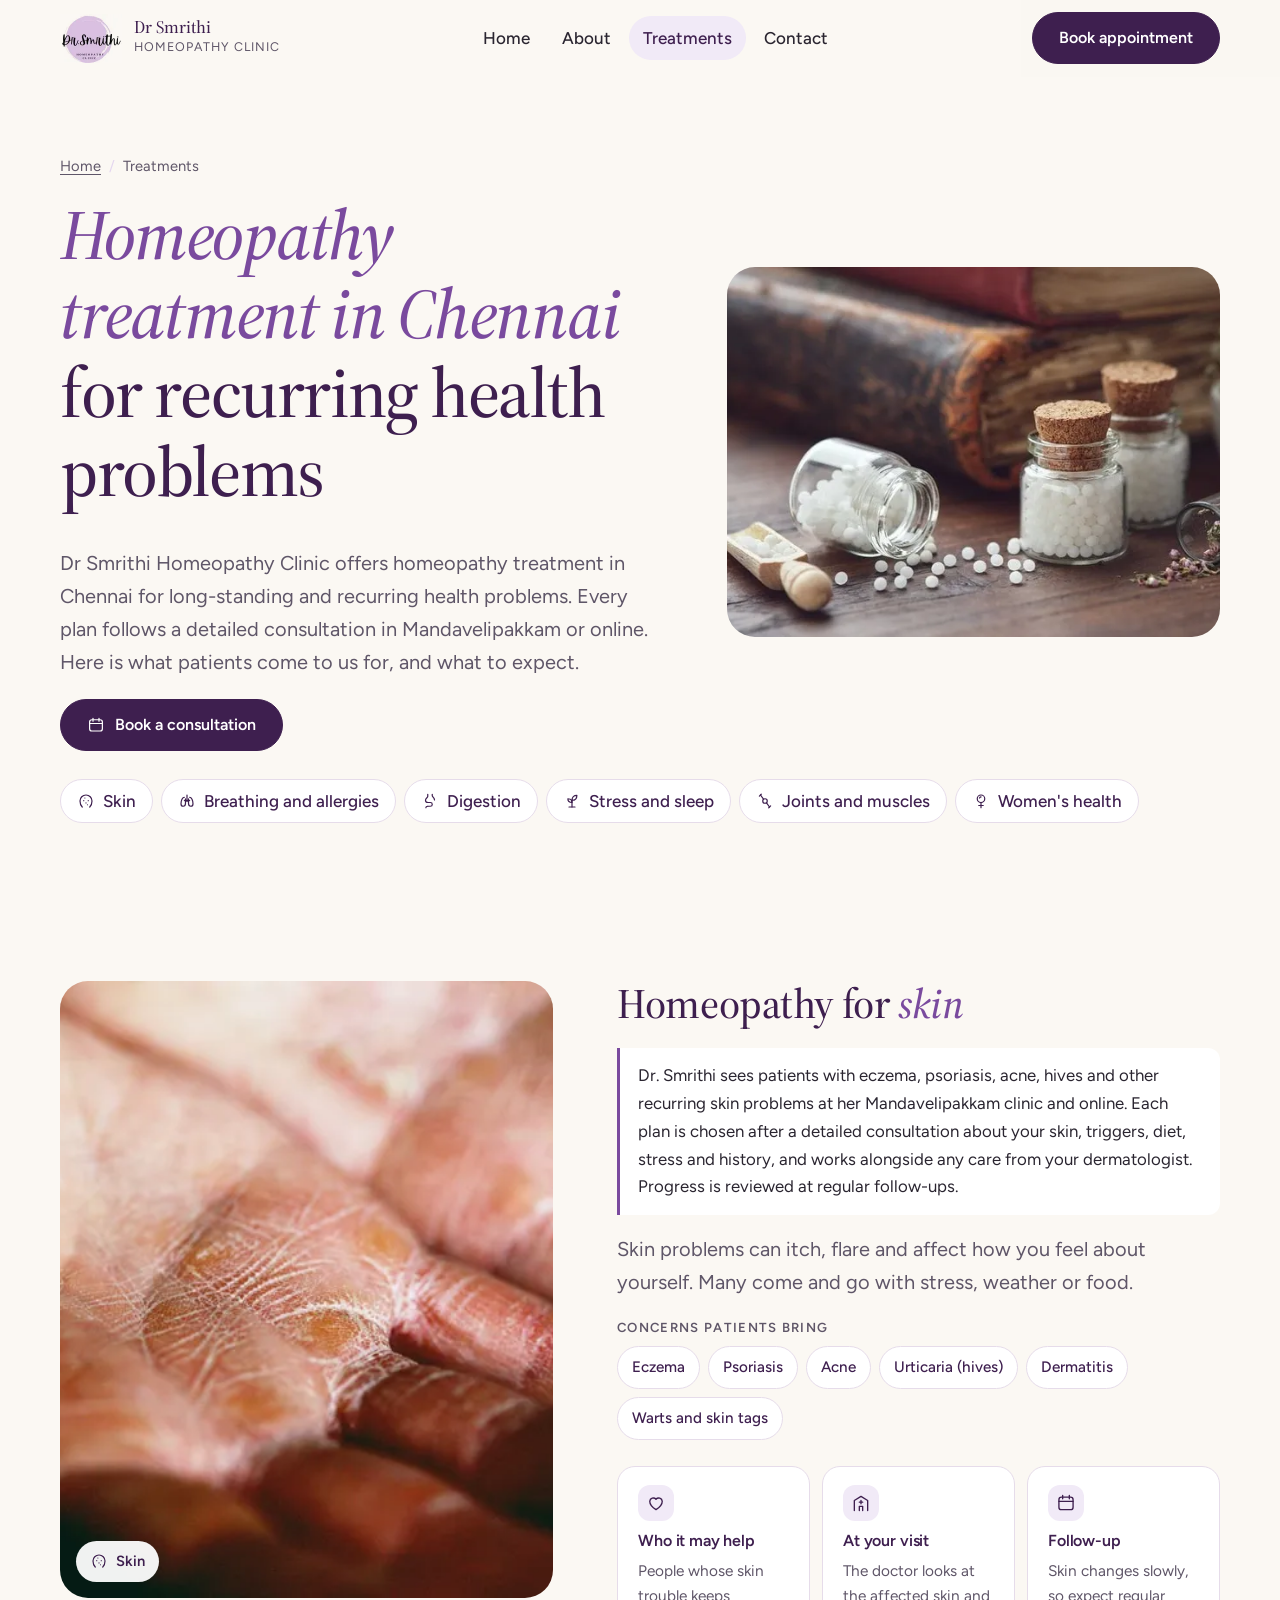
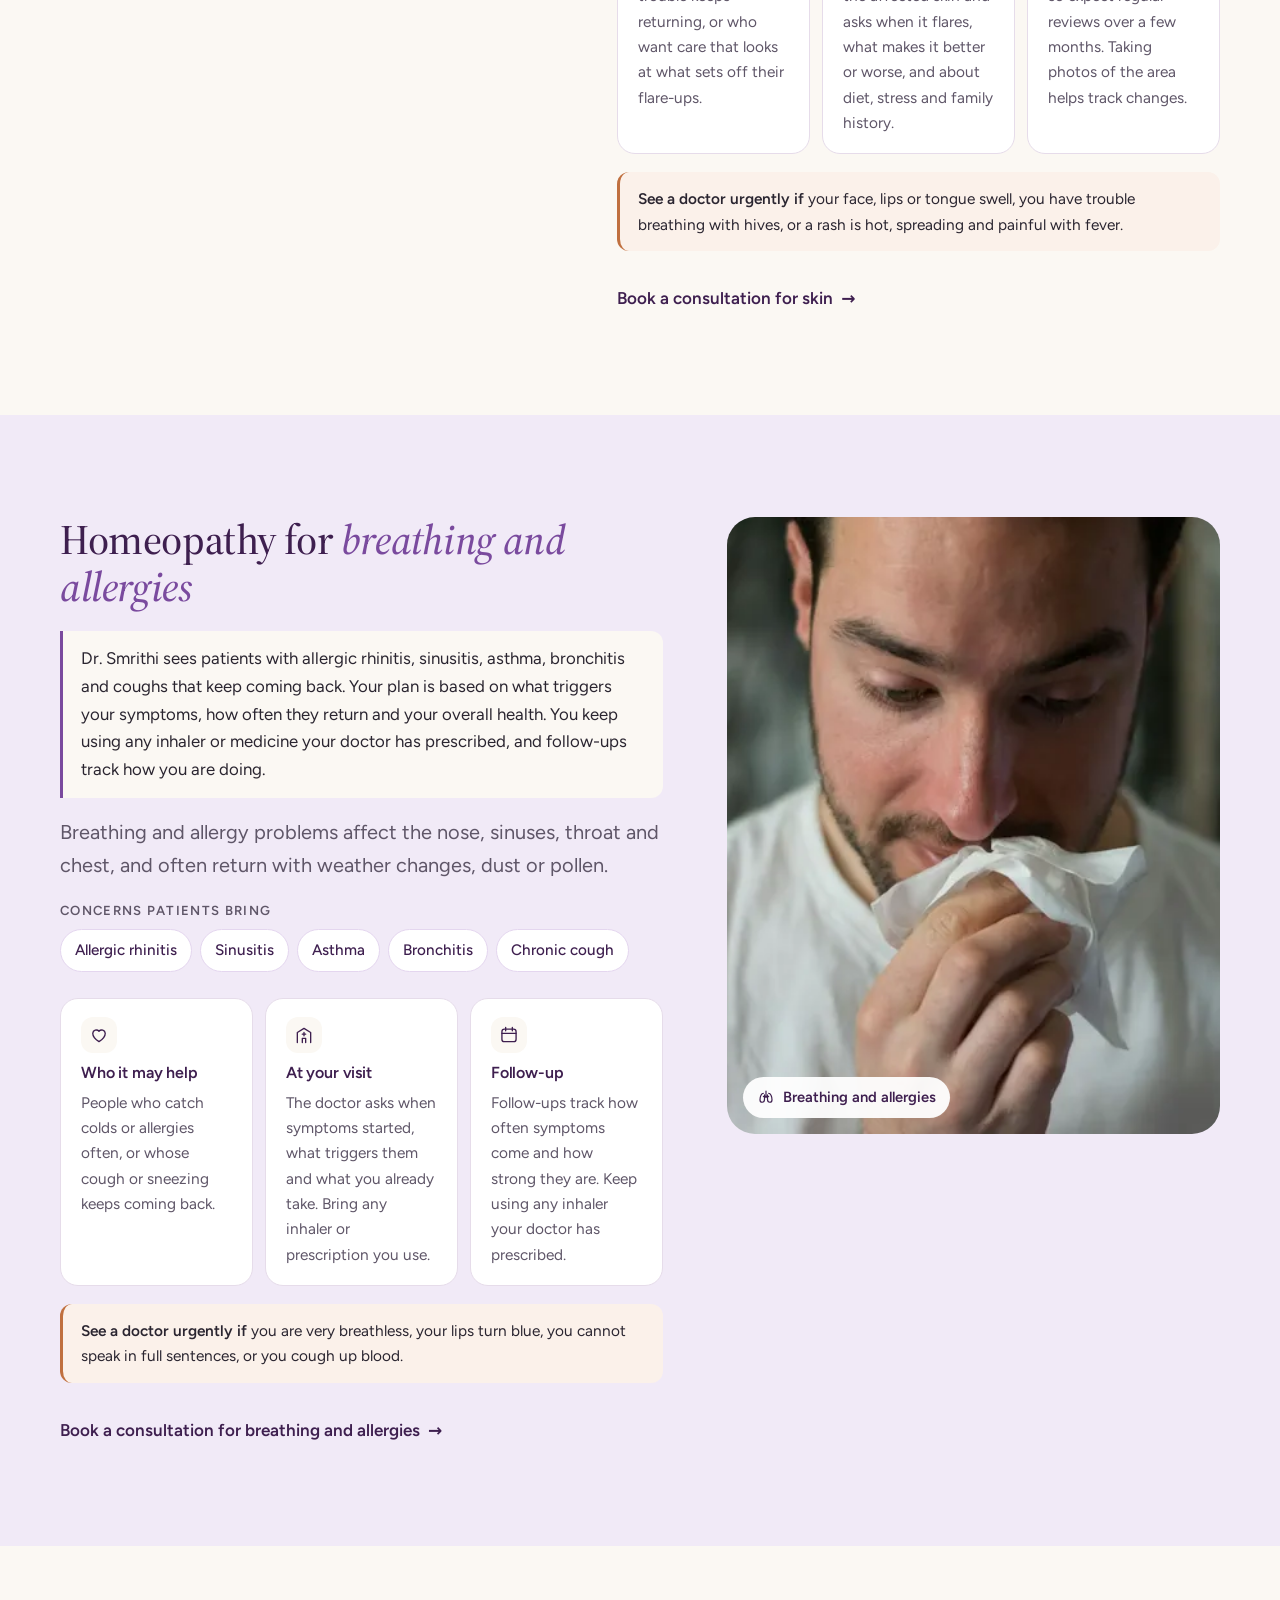
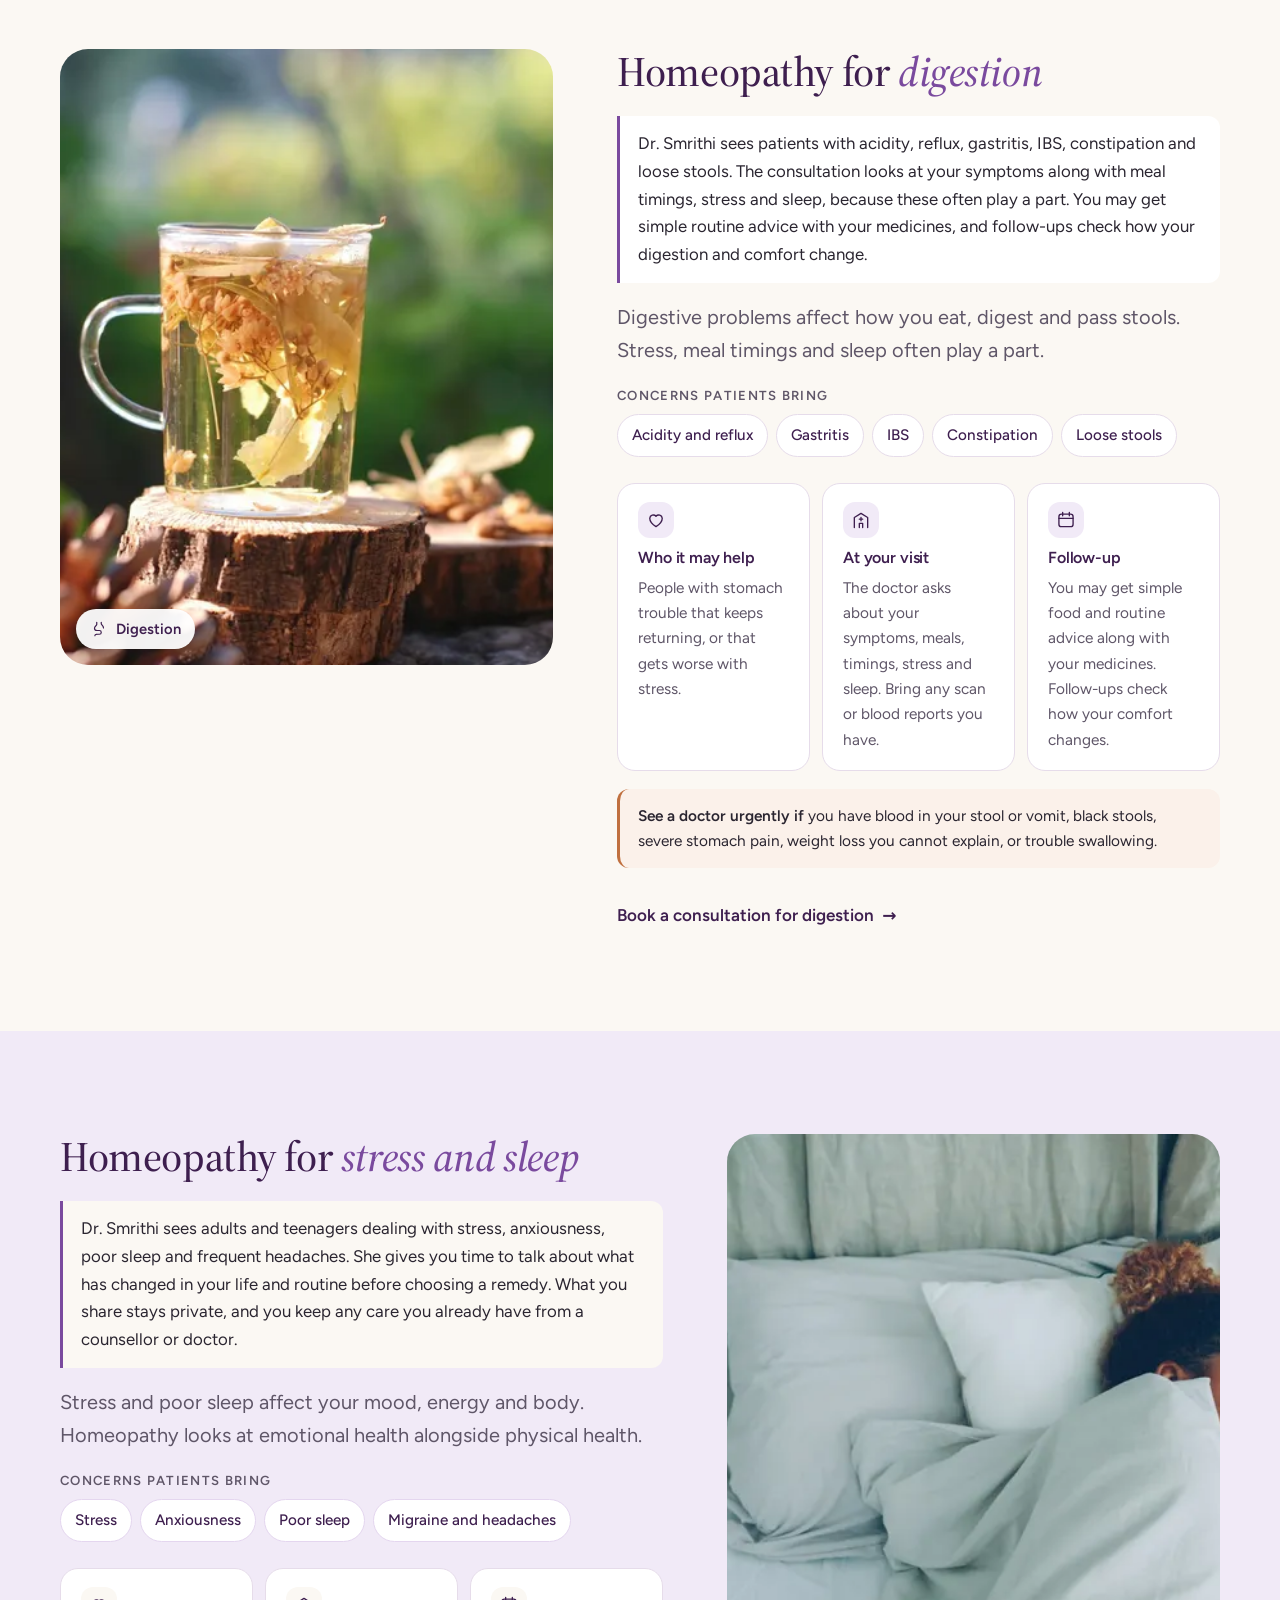
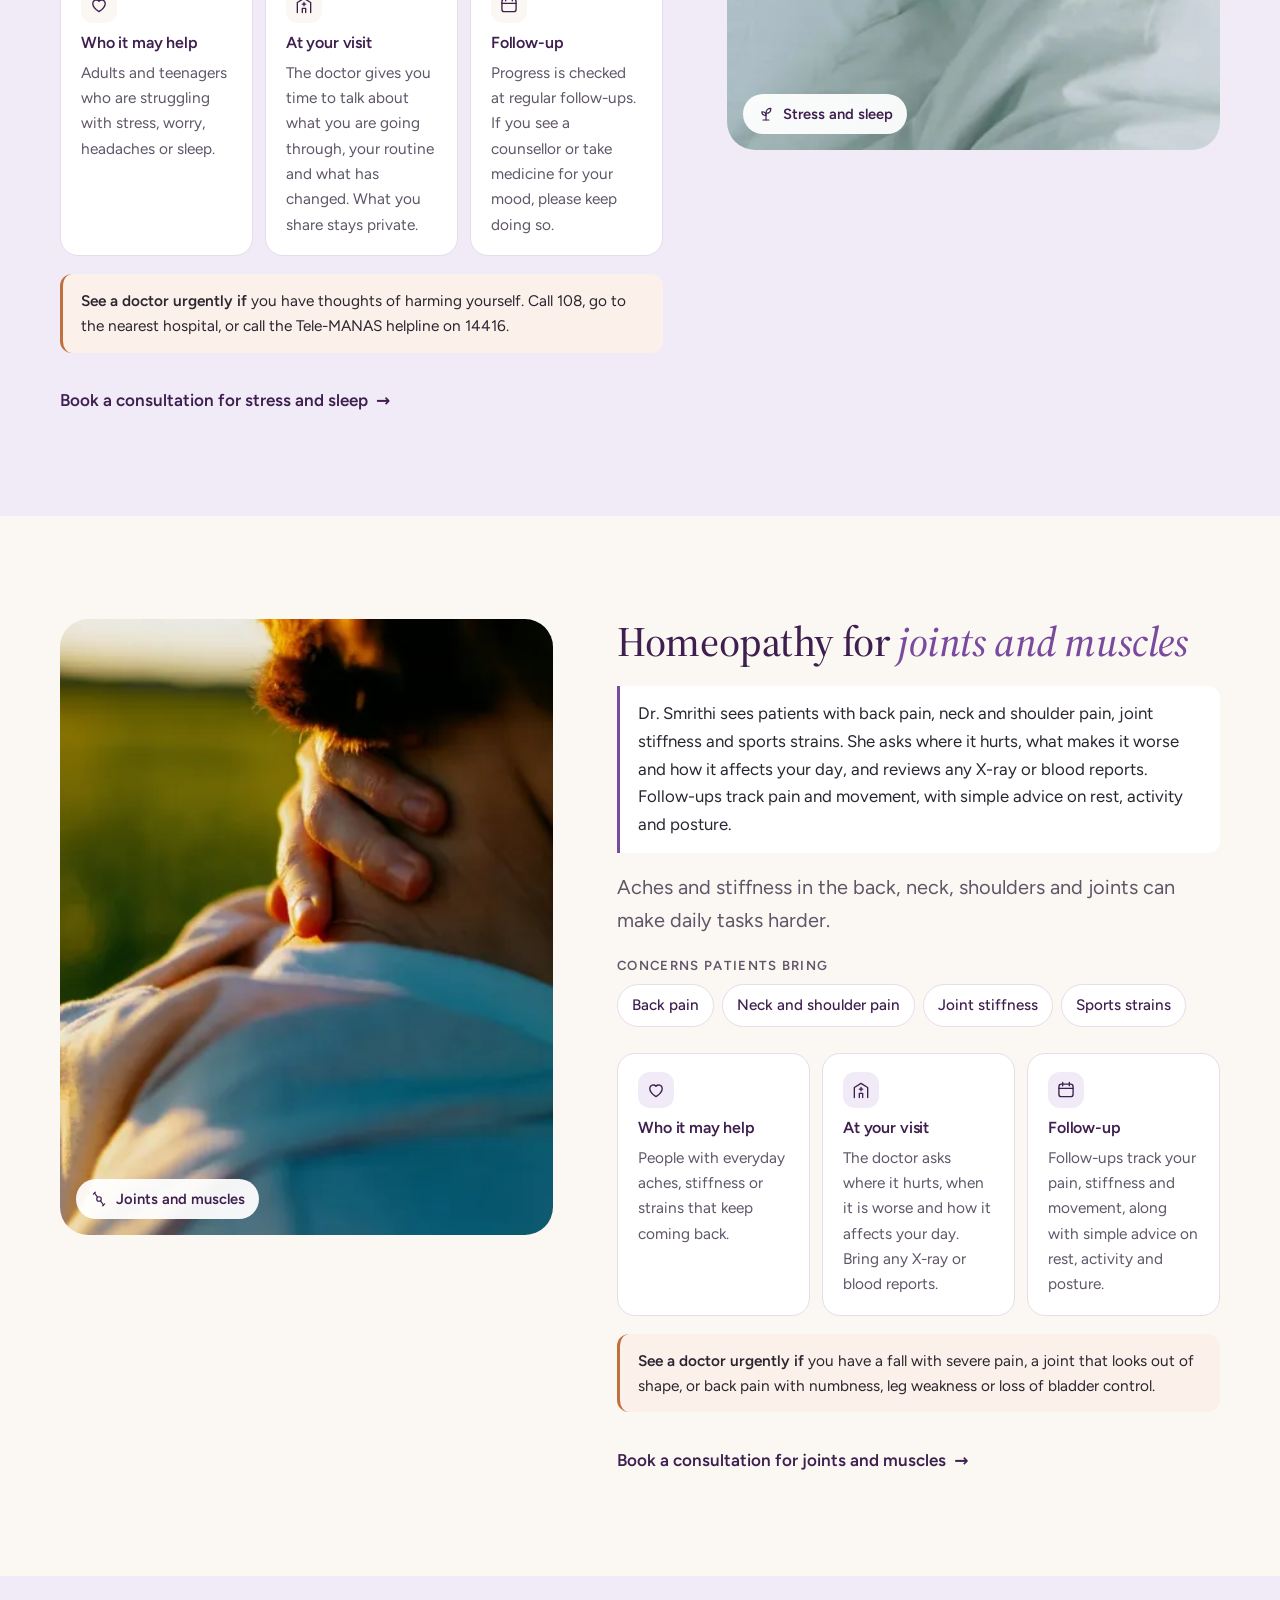
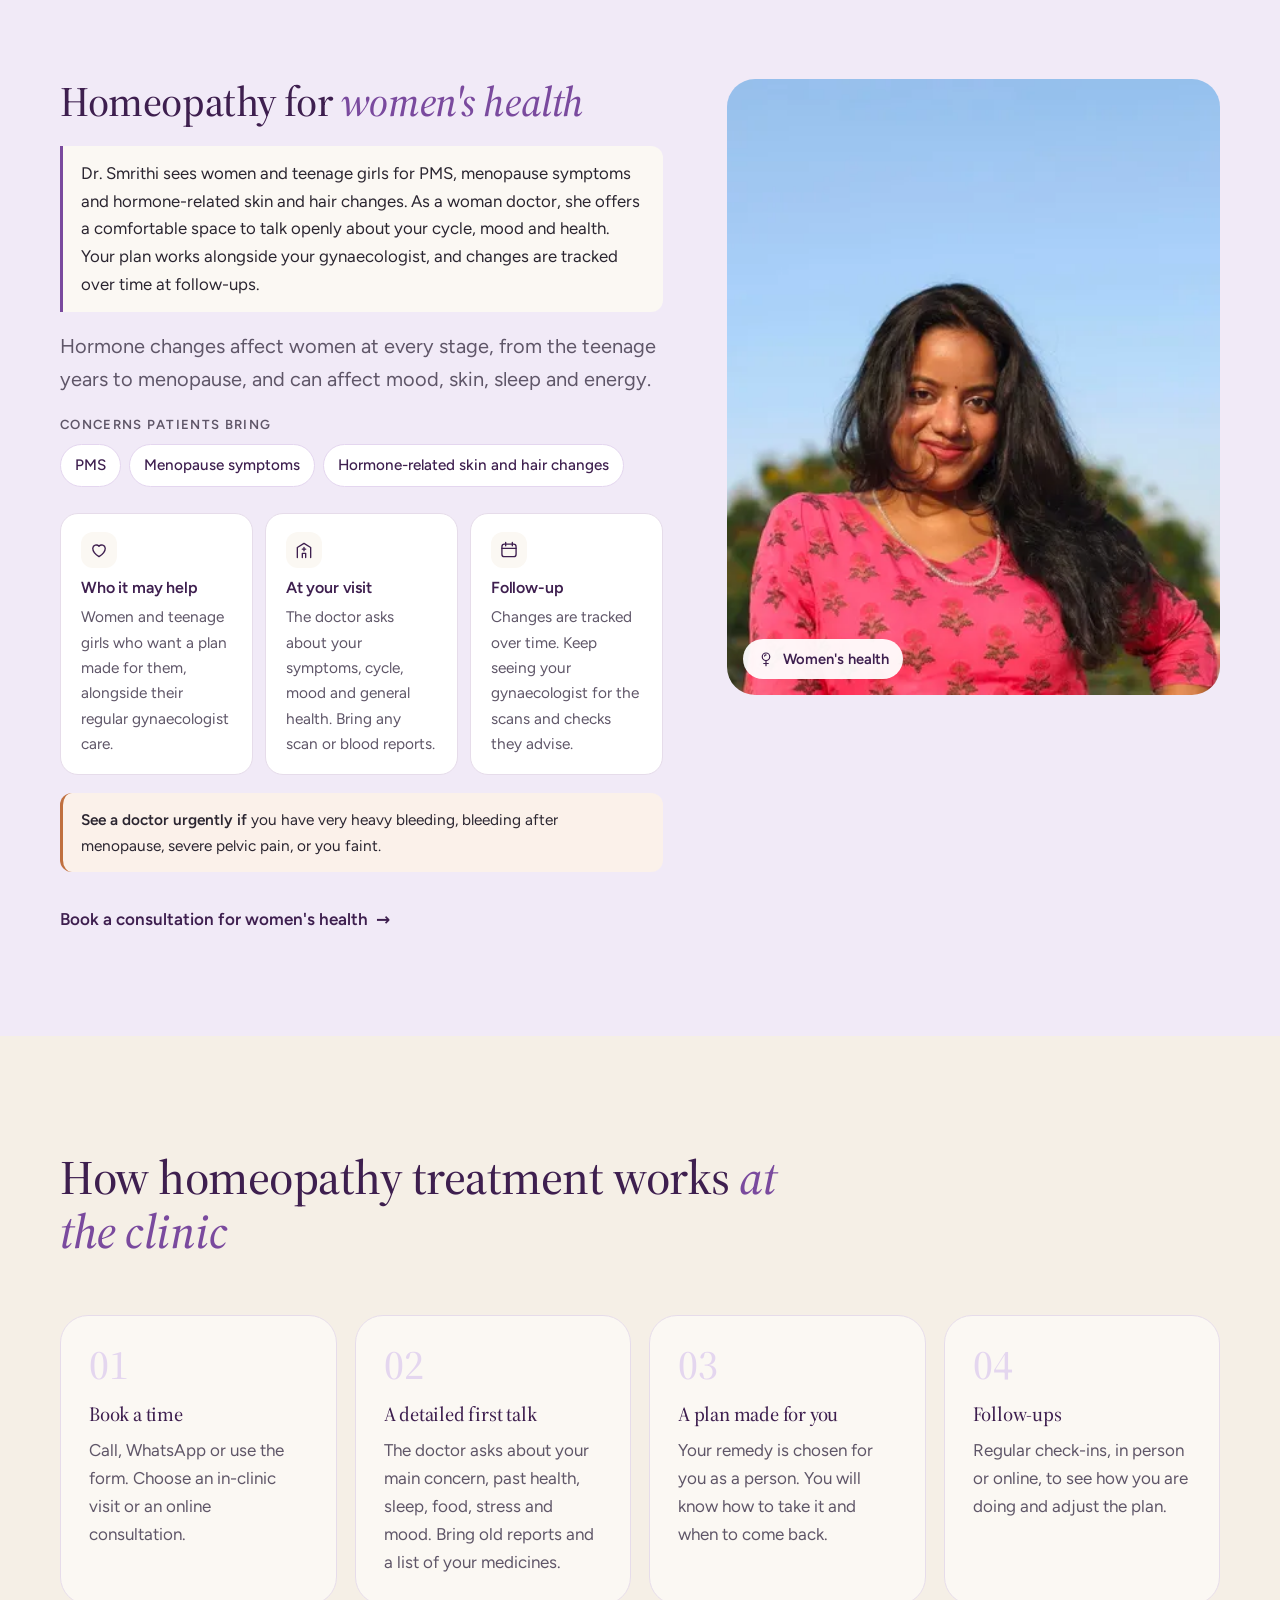
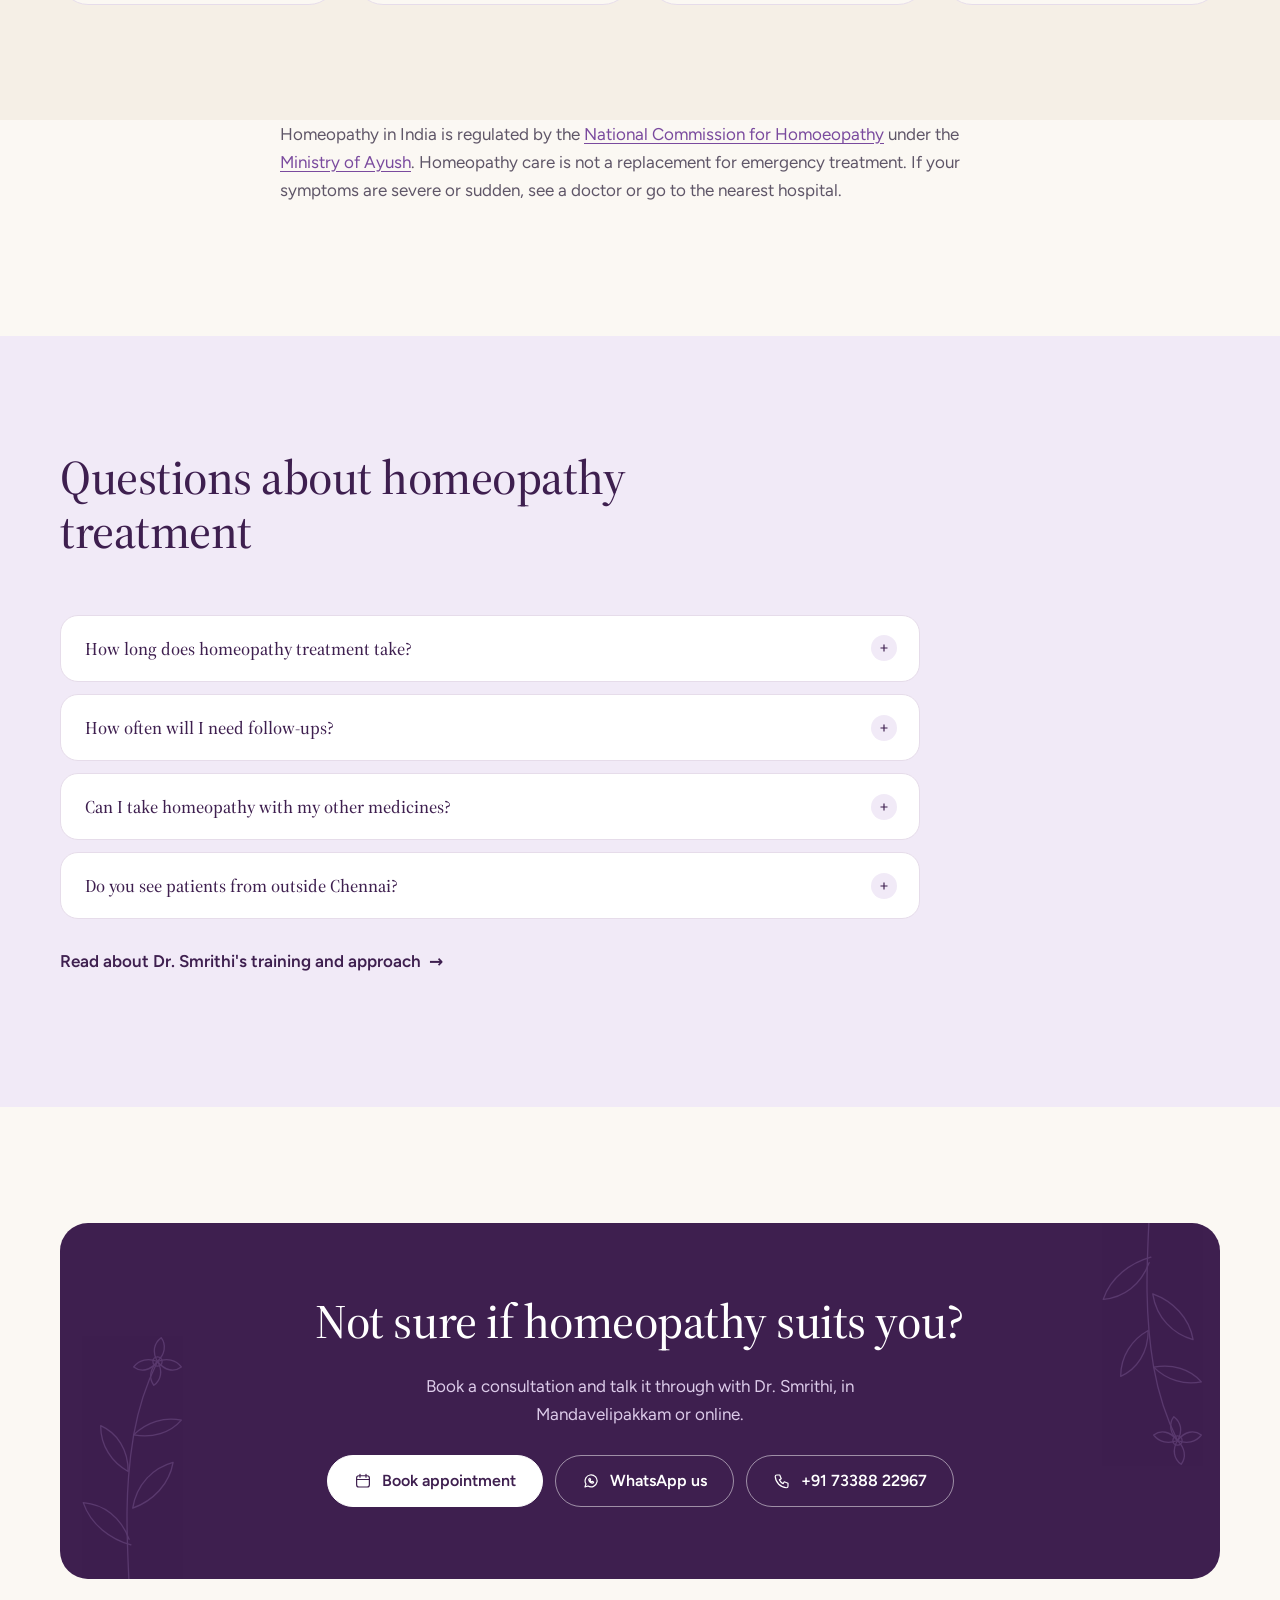
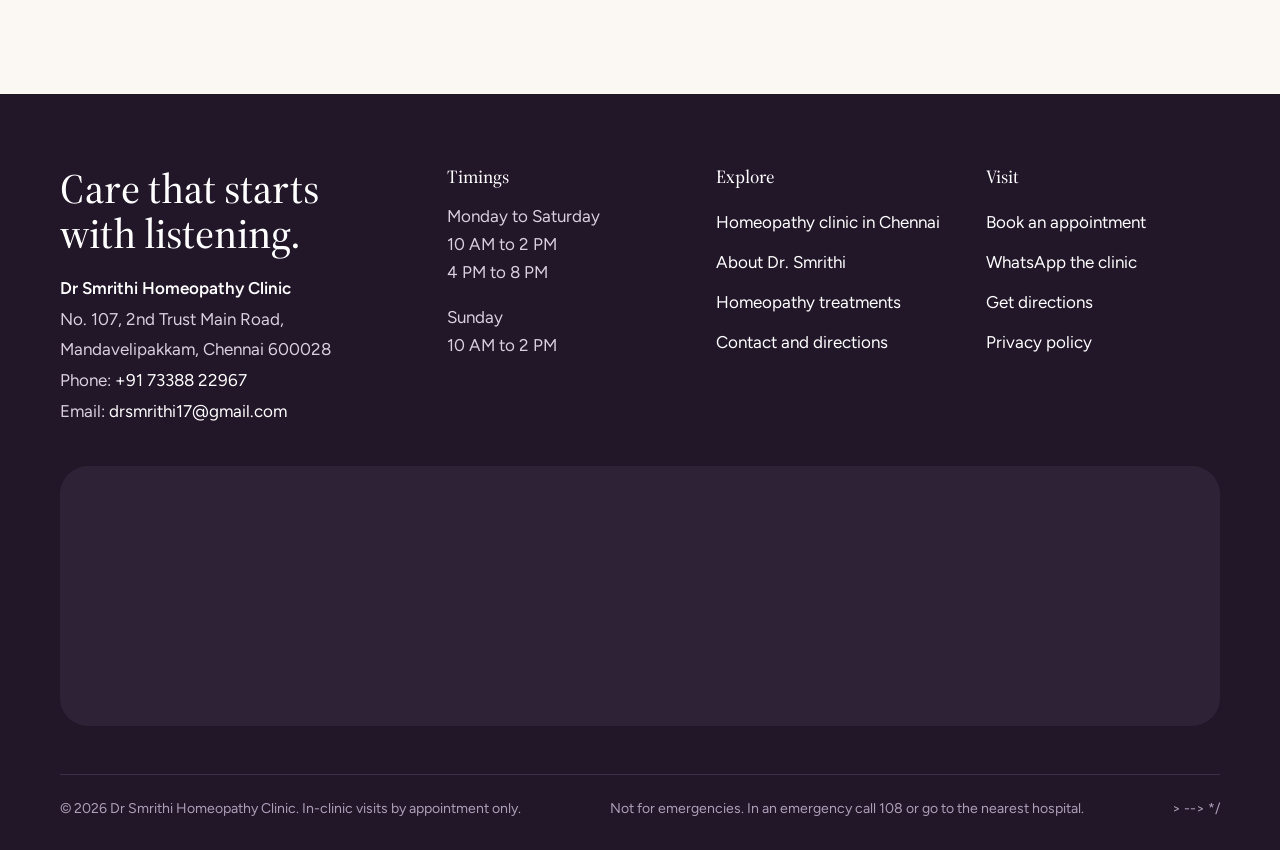
<file: treatments/index.html>
<!DOCTYPE html><html lang="en-IN" class="no-js" data-ga="G-P0BYKNVYDF"><head><meta charset="utf-8"><meta name="viewport" content="width=device-width, initial-scale=1"><title>Homeopathy Treatment in Chennai | Dr Smrithi Clinic</title><meta name="description" content="Homeopathy treatment in Chennai for skin problems, allergies, digestion, stress and sleep, with in-clinic visits in Mandavelipakkam or online."><meta name="robots" content="index, follow, max-image-preview:large"><link rel="canonical" href="https://drsmrithi.online/treatments/"><script>document.documentElement.className='js';setTimeout(function(){if(!window.__ds)document.documentElement.classList.remove('js')},2500)</script><link rel="preload" href="/fonts/source-serif-500.woff2" as="font" type="font/woff2" crossorigin><link rel="preload" href="/fonts/figtree.woff2" as="font" type="font/woff2" crossorigin><link rel="icon" href="/favicon.ico" sizes="48x48"><link rel="icon" type="image/png" sizes="96x96" href="/favicon-96.png"><link rel="icon" type="image/png" sizes="192x192" href="/favicon-192.png"><link rel="apple-touch-icon" href="/apple-touch-icon.png"><meta name="theme-color" content="#fbf8f3"><meta property="og:type" content="website"><meta property="og:site_name" content="Dr Smrithi Homeopathy Clinic"><meta property="og:locale" content="en_IN"><meta property="og:title" content="Homeopathy Treatment in Chennai | Dr Smrithi Clinic"><meta property="og:description" content="Homeopathy treatment in Chennai for skin problems, allergies, digestion, stress and sleep, with in-clinic visits in Mandavelipakkam or online."><meta property="og:url" content="https://drsmrithi.online/treatments/"><meta property="og:image" content="https://drsmrithi.online/og-share.jpg"><meta property="og:image:width" content="1200"><meta property="og:image:height" content="630"><meta name="twitter:card" content="summary_large_image"><meta name="twitter:title" content="Homeopathy Treatment in Chennai | Dr Smrithi Clinic"><meta name="twitter:description" content="Homeopathy treatment in Chennai for skin problems, allergies, digestion, stress and sleep, with in-clinic visits in Mandavelipakkam or online."><meta name="twitter:image" content="https://drsmrithi.online/og-share.jpg"><script type="application/ld+json">{"@context":"https://schema.org","@graph":[{"@type":"MedicalClinic","@id":"https://drsmrithi.online/#clinic","name":"Dr Smrithi Homeopathy Clinic","url":"https://drsmrithi.online/","logo":{"@type":"ImageObject","url":"https://drsmrithi.online/favicon-192.png","width":192,"height":192},"image":"https://drsmrithi.online/og-share.jpg","telephone":"+917338822967","email":"drsmrithi17@gmail.com","medicineSystem":"https://schema.org/Homeopathic","address":{"@type":"PostalAddress","streetAddress":"No. 107, 2nd Trust Main Road, Mandavelipakkam","addressLocality":"Chennai","addressRegion":"Tamil Nadu","postalCode":"600028","addressCountry":"IN"},"hasMap":"https://www.google.com/maps/search/?api=1&query=Dr%20Smrithi%20Homeopathy%20Clinic%2C%20No.%20107%2C%202nd%20Trust%20Main%20Road%2C%20Mandavelipakkam%2C%20Chennai%20600028","geo":{"@type":"GeoCoordinates","latitude":13.0268,"longitude":80.2699},"openingHoursSpecification":[{"@type":"OpeningHoursSpecification","dayOfWeek":["Monday","Tuesday","Wednesday","Thursday","Friday","Saturday"],"opens":"10:00","closes":"14:00"},{"@type":"OpeningHoursSpecification","dayOfWeek":["Monday","Tuesday","Wednesday","Thursday","Friday","Saturday"],"opens":"16:00","closes":"20:00"},{"@type":"OpeningHoursSpecification","dayOfWeek":"Sunday","opens":"10:00","closes":"14:00"}],"areaServed":[{"@type":"Place","name":"Mandavelipakkam"},{"@type":"Place","name":"Mylapore"},{"@type":"Place","name":"Raja Annamalai Puram"},{"@type":"Place","name":"Adyar"},{"@type":"Place","name":"Alwarpet"},{"@type":"Place","name":"Santhome"},{"@type":"City","name":"Chennai"}],"employee":{"@id":"https://drsmrithi.online/about/#doctor"},"isAcceptingNewPatients":true,"availableService":[{"@type":"MedicalTherapy","name":"Homeopathy consultation (in-clinic)"},{"@type":"MedicalTherapy","name":"Online homeopathy consultation"}],"knowsAbout":["Homeopathy","Eczema","Psoriasis","Acne","Urticaria","Allergic rhinitis","Sinusitis","Asthma","Acidity","IBS","Stress","Sleep problems","Migraine","Back pain","PMS","Menopause symptoms"]},{"@type":"WebSite","@id":"https://drsmrithi.online/#website","url":"https://drsmrithi.online/","name":"Dr Smrithi Homeopathy Clinic","inLanguage":"en-IN","publisher":{"@id":"https://drsmrithi.online/#clinic"}},{"@type":"WebPage","@id":"https://drsmrithi.online/treatments/#webpage","url":"https://drsmrithi.online/treatments/","name":"Homeopathy Treatment in Chennai | Dr Smrithi Clinic","inLanguage":"en-IN","isPartOf":{"@id":"https://drsmrithi.online/#website"},"about":{"@id":"https://drsmrithi.online/#clinic"}},{"@type":"Service","@id":"https://drsmrithi.online/treatments/#skin","name":"Homeopathy for skin","serviceType":"Homeopathy consultation","description":"Skin problems can itch, flare and affect how you feel about yourself. Many come and go with stress, weather or food. Common concerns: Eczema, Psoriasis, Acne, Urticaria (hives), Dermatitis, Warts and skin tags.","provider":{"@id":"https://drsmrithi.online/#clinic"},"areaServed":{"@type":"City","name":"Chennai"},"url":"https://drsmrithi.online/treatments/#skin"},{"@type":"Service","@id":"https://drsmrithi.online/treatments/#breathing","name":"Homeopathy for breathing and allergies","serviceType":"Homeopathy consultation","description":"Breathing and allergy problems affect the nose, sinuses, throat and chest, and often return with weather changes, dust or pollen. Common concerns: Allergic rhinitis, Sinusitis, Asthma, Bronchitis, Chronic cough.","provider":{"@id":"https://drsmrithi.online/#clinic"},"areaServed":{"@type":"City","name":"Chennai"},"url":"https://drsmrithi.online/treatments/#breathing"},{"@type":"Service","@id":"https://drsmrithi.online/treatments/#digestion","name":"Homeopathy for digestion","serviceType":"Homeopathy consultation","description":"Digestive problems affect how you eat, digest and pass stools. Stress, meal timings and sleep often play a part. Common concerns: Acidity and reflux, Gastritis, IBS, Constipation, Loose stools.","provider":{"@id":"https://drsmrithi.online/#clinic"},"areaServed":{"@type":"City","name":"Chennai"},"url":"https://drsmrithi.online/treatments/#digestion"},{"@type":"Service","@id":"https://drsmrithi.online/treatments/#stress-sleep","name":"Homeopathy for stress and sleep","serviceType":"Homeopathy consultation","description":"Stress and poor sleep affect your mood, energy and body. Homeopathy looks at emotional health alongside physical health. Common concerns: Stress, Anxiousness, Poor sleep, Migraine and headaches.","provider":{"@id":"https://drsmrithi.online/#clinic"},"areaServed":{"@type":"City","name":"Chennai"},"url":"https://drsmrithi.online/treatments/#stress-sleep"},{"@type":"Service","@id":"https://drsmrithi.online/treatments/#joints","name":"Homeopathy for joints and muscles","serviceType":"Homeopathy consultation","description":"Aches and stiffness in the back, neck, shoulders and joints can make daily tasks harder. Common concerns: Back pain, Neck and shoulder pain, Joint stiffness, Sports strains.","provider":{"@id":"https://drsmrithi.online/#clinic"},"areaServed":{"@type":"City","name":"Chennai"},"url":"https://drsmrithi.online/treatments/#joints"},{"@type":"Service","@id":"https://drsmrithi.online/treatments/#womens-health","name":"Homeopathy for women's health","serviceType":"Homeopathy consultation","description":"Hormone changes affect women at every stage, from the teenage years to menopause, and can affect mood, skin, sleep and energy. Common concerns: PMS, Menopause symptoms, Hormone-related skin and hair changes.","provider":{"@id":"https://drsmrithi.online/#clinic"},"areaServed":{"@type":"City","name":"Chennai"},"url":"https://drsmrithi.online/treatments/#womens-health"},{"@type":"FAQPage","@id":"https://drsmrithi.online/treatments/#faq","mainEntity":[{"@type":"Question","name":"How long does homeopathy treatment take?","acceptedAnswer":{"@type":"Answer","text":"It depends on the problem and how long you have had it. Recent problems may settle sooner, while long-standing ones usually need several months with regular follow-ups."}},{"@type":"Question","name":"How often will I need follow-ups?","acceptedAnswer":{"@type":"Answer","text":"It depends on your condition. Dr. Smrithi will tell you when to come back at each visit, and follow-ups can be done online."}},{"@type":"Question","name":"Can I take homeopathy with my other medicines?","acceptedAnswer":{"@type":"Answer","text":"Many people do, but never stop or change a prescribed medicine on your own. Tell Dr. Smrithi about everything you take, and talk to the doctor who prescribed it before making changes."}},{"@type":"Question","name":"Do you see patients from outside Chennai?","acceptedAnswer":{"@type":"Answer","text":"Yes. Book an online consultation from anywhere, and your medicines can be delivered to your doorstep."}}]},{"@type":"BreadcrumbList","itemListElement":[{"@type":"ListItem","position":1,"name":"Home","item":"https://drsmrithi.online/"},{"@type":"ListItem","position":2,"name":"Treatments","item":"https://drsmrithi.online/treatments/"}]}]}</script><style>@font-face{font-family:"Source Serif 4";src:url(/fonts/source-serif-500.woff2)format("woff2");font-weight:500;font-style:normal;font-display:swap}@font-face{font-family:"Source Serif 4";src:url(/fonts/source-serif-500-italic.woff2)format("woff2");font-weight:500;font-style:italic;font-display:swap}@font-face{font-family:Figtree;src:url(/fonts/figtree.woff2)format("woff2");font-weight:400 600;font-style:normal;font-display:swap}@font-face{font-family:Serif Fallback;src:local(Georgia);size-adjust:100%;ascent-override:92%;descent-override:26%}@font-face{font-family:Figtree Fallback;src:local(Arial);size-adjust:97%;ascent-override:98%;descent-override:26%}:root{--cream:#fbf8f3;--paper:#f5efe6;--lilac:#f1eaf7;--lilac-2:#e4d6ef;--plum:#3e1f4f;--plum-2:#5a2f72;--violet:#7a4a9e;--sage:#8fa58a;--sage-soft:#e7ede3;--ink:#2a2530;--muted:#5f5668;--line:#e6dcea;--white:#fff;--wa:#0f7a3e;--serif:"Source Serif 4","Serif Fallback",Georgia,serif;--sans:"Figtree","Figtree Fallback",system-ui,-apple-system,"Segoe UI",Arial,sans-serif;--r-lg:28px;--r-md:18px;--r-sm:12px;--wrap:1200px;--ease:cubic-bezier(.22,.8,.24,1)}*,:before,:after{box-sizing:border-box}html{-webkit-text-size-adjust:100%}body{background:var(--cream);color:var(--ink);font-family:var(--sans);-webkit-font-smoothing:antialiased;text-rendering:optimizelegibility;margin:0;font-size:1.0625rem;line-height:1.65}img,svg{max-width:100%;display:block}img{height:auto}a{color:var(--violet);text-underline-offset:3px}a:hover{color:var(--plum)}:focus-visible{outline:3px solid var(--violet);outline-offset:3px;border-radius:6px}h1,h2,h3,h4{font-family:var(--serif);color:var(--plum);letter-spacing:-.01em;margin:0 0 .5em;font-weight:500;line-height:1.12}h1{letter-spacing:-.02em;font-size:clamp(2.3rem,6.2vw,4.4rem)}h2{font-size:clamp(1.8rem,4.2vw,3rem)}h3{font-size:clamp(1.25rem,2.2vw,1.5rem)}h1 em,h2 em{color:var(--violet);font-style:italic}p{margin:0 0 1em}ul{padding-left:1.1em}.wrap{width:100%;max-width:var(--wrap);margin:0 auto;padding:0 20px}.eyebrow{letter-spacing:.14em;text-transform:uppercase;color:var(--violet);align-items:center;gap:10px;margin-bottom:16px;font-size:.8rem;font-weight:600;display:inline-flex}.eyebrow:before{content:"";background:currentColor;width:22px;height:1.5px}.lead{color:var(--muted);max-width:60ch;font-size:clamp(1.08rem,1.6vw,1.25rem)}.muted{color:var(--muted)}.skip{z-index:200;background:var(--plum);color:#fff;border-radius:10px;padding:10px 16px;position:absolute;top:10px;left:-9999px}.skip:focus{left:10px}.sr-only{clip:rect(0 0 0 0);white-space:nowrap;width:1px;height:1px;position:absolute;overflow:hidden}.btn{--bg:var(--plum);--fg:#fff;border:1.5px solid var(--bg);background:var(--bg);min-height:52px;color:var(--fg);font:600 1rem/1 var(--sans);cursor:pointer;transition:background-color .3s var(--ease),color .3s var(--ease),border-color .3s var(--ease),transform .4s var(--ease);border-radius:999px;justify-content:center;align-items:center;gap:10px;padding:0 26px;text-decoration:none;display:inline-flex;position:relative}.btn:hover{--bg:var(--plum-2);color:#fff}.btn svg{flex:none;width:18px;height:18px}.btn-ghost{--bg:transparent;--fg:var(--plum);border-color:var(--plum)}.btn-ghost:hover{--bg:var(--plum);color:#fff}.btn-wa{--bg:var(--wa)}.btn-wa:hover{--bg:#0b5f30}.btn-light{--bg:#fff;--fg:var(--plum);border-color:#fff}.btn-light:hover{--bg:var(--lilac);color:var(--plum)}.btn-row{flex-wrap:wrap;gap:12px;display:flex}.link-arrow{color:var(--plum);align-items:center;gap:8px;font-weight:600;text-decoration:none;display:inline-flex}.link-arrow span{transition:transform .35s var(--ease)}.link-arrow:hover span{transform:translate(4px)}.site-header{z-index:60;-webkit-backdrop-filter:saturate(1.4)blur(12px);background:#fbf8f3e0;border-bottom:1px solid #0000;transition:border-color .3s;position:sticky;top:0}.site-header.scrolled{border-color:var(--line)}.hdr{justify-content:space-between;align-items:center;gap:16px;min-height:76px;display:flex}.brand{color:var(--plum);align-items:center;gap:12px;text-decoration:none;display:flex}.brand img{mix-blend-mode:multiply;width:62px;height:49px}.brand b{font:500 1.1rem/1.1 var(--serif);display:block}.brand small{letter-spacing:.08em;text-transform:uppercase;color:var(--muted);font-size:.78rem;display:block}.nav ul{gap:4px;margin:0;padding:0;list-style:none;display:flex}.nav a{min-height:44px;color:var(--ink);border-radius:999px;align-items:center;padding:0 14px;font-weight:500;text-decoration:none;transition:background-color .25s;display:flex}.nav a:hover{background:var(--lilac)}.nav a[aria-current=page]{background:var(--lilac);color:var(--plum)}.nav-book{display:none}.menu-btn{border:1.5px solid var(--line);cursor:pointer;width:48px;height:48px;color:var(--plum);background:#fff;border-radius:50%;justify-content:center;align-items:center;display:none}.menu-btn span,.menu-btn span:before{width:20px;height:1.5px;transition:transform .3s var(--ease);background:currentColor;display:block;position:relative}.menu-btn span:before{content:"";position:absolute;top:6px}.menu-btn span{top:-3px}@media (width<=959px){.js .menu-btn{display:inline-flex}.js .nav{background:var(--cream);border-bottom:1px solid var(--line);padding:12px 20px 24px;display:none;position:fixed;inset:76px 0 auto}.js .nav.open{display:block}.js .nav ul{flex-direction:column}.js .nav a{min-height:52px;font-size:1.15rem}.nav-book{margin-top:8px;display:block}.nav-book a{background:var(--plum);color:#fff;justify-content:center}.hdr-cta{display:none}.nav{width:100%}.hdr{flex-wrap:wrap}.js .hdr{flex-wrap:nowrap}}.section{padding:clamp(64px,9vw,120px) 0}.section-tint{background:var(--lilac)}.section-paper{background:var(--paper)}.section-head{max-width:720px;margin-bottom:clamp(32px,5vw,56px)}.section-head.center{text-align:center;margin-left:auto;margin-right:auto}.section-head.center .eyebrow:before{display:none}.panel{border-radius:var(--r-lg);background:#fff;padding:clamp(24px,4vw,44px)}.hero{padding:clamp(28px,5vw,64px) 0 clamp(48px,7vw,90px);position:relative;overflow:hidden}.hero-grid{align-items:center;gap:40px;display:grid}.hero h1{max-width:15ch;font-size:clamp(2.3rem,5vw,3.9rem)}.hero .lead{margin:18px 0 28px}.hero-media{position:relative}.hero-img{border-radius:260px 260px var(--r-lg) var(--r-lg);aspect-ratio:1;background:var(--lilac-2);overflow:hidden}.hero-img img{object-fit:cover;width:100%;height:100%}.float-card{backdrop-filter:blur(6px);border-radius:var(--r-md);background:#fffffff0;align-items:center;gap:12px;padding:14px 18px;font-size:.95rem;line-height:1.3;display:flex;position:absolute;box-shadow:0 18px 40px -18px #3e1f4f59}.float-card b{color:var(--plum);font-weight:600;display:block}.float-card .dot{background:var(--lilac);width:38px;height:38px;color:var(--plum);border-radius:50%;flex:none;place-items:center;display:grid}.float-card .dot svg{width:20px;height:20px}.fc-1{animation:5s ease-in-out infinite bob;bottom:18%;left:-12px}.fc-2{animation:6s ease-in-out -2s infinite bob;top:12%;right:-8px}.float-card{transition:transform .4s var(--ease)}.float-card:hover{animation:.6s ease-in-out wiggle}.fc-2 .dot{position:relative}.fc-2 .dot:after{content:"";background:#3fae64;border-radius:50%;width:9px;height:9px;animation:2s ease-out infinite ping;position:absolute;top:2px;right:2px;box-shadow:0 0 #3fae6499}@keyframes bob{0%,to{transform:translateY(0)rotate(0)}50%{transform:translateY(-10px)rotate(-1deg)}}@keyframes wiggle{0%,to{transform:rotate(0)}25%{transform:rotate(-3deg)}75%{transform:rotate(3deg)}}@keyframes ping{to{box-shadow:0 0 0 10px #3fae6400}}.hero-sprig{width:260px;color:var(--sage);opacity:.55;pointer-events:none;position:absolute;bottom:-40px;right:-60px}.trust{border-top:1px solid var(--line);color:var(--muted);flex-wrap:wrap;gap:10px 22px;margin:30px 0 0;padding:22px 0 0;font-size:.95rem;list-style:none;display:flex}.trust li{align-items:center;gap:8px;display:inline-flex}.trust svg{width:18px;height:18px;color:var(--sage)}.marquee{background:var(--plum);color:#f3eaf8;padding:18px 0;overflow:hidden}.marquee-track{gap:48px;width:max-content;animation:38s linear infinite marquee;display:flex}.marquee-track span{font:400 1.15rem/1 var(--serif);white-space:nowrap;align-items:center;gap:48px;display:inline-flex}.marquee-track span:after{content:"✦";color:var(--sage);font-size:.8rem}@keyframes marquee{to{transform:translate(-50%)}}.ways{gap:18px;display:grid}.way{border-radius:var(--r-lg);border:1px solid var(--line);transform-style:preserve-3d;transition:transform .6s var(--ease),box-shadow .5s var(--ease),border-color .4s;background:#fff;padding:32px 28px;position:relative;overflow:hidden}.way:before{content:"";background:radial-gradient(260px circle at var(--mx,50%) var(--my,50%),#7a4a9e24,transparent 70%);opacity:0;pointer-events:none;transition:opacity .4s;position:absolute;inset:0}.way:hover{border-color:var(--lilac-2);box-shadow:0 30px 60px -32px #3e1f4f80}.way:hover:before{opacity:1}.way .num{transition:transform .5s var(--ease),color .3s}.way:hover .num{color:var(--plum);transform:translate(6px)}.way .num{font:400 .95rem/1 var(--serif);color:var(--violet);margin-bottom:28px;display:block}.way h3{margin-bottom:.35em}.way p{color:var(--muted);margin:0}.tiles{gap:16px;display:grid}.tile{border-radius:var(--r-lg);color:var(--ink);border:1px solid var(--line);background:#fff;flex-direction:column;text-decoration:none;display:flex;position:relative;overflow:hidden}.tile:hover{color:var(--ink)}.tile-media{aspect-ratio:4/3;background:linear-gradient(135deg,var(--lilac) 0%,var(--lilac-2) 100%);display:block;overflow:hidden}.tile-media img{object-fit:cover;width:100%;height:100%}.tile-art{width:100%;height:100%;color:var(--plum);place-items:center;display:grid}.tile-art svg{opacity:.75;width:34%;height:auto}.tile-body{flex-direction:column;flex:1;gap:10px;padding:22px 24px 26px;display:flex}.tile h3{margin:0}.tile p{color:var(--muted);margin:0;font-size:.98rem}.chips{flex-wrap:wrap;gap:6px;display:flex}.chips span{background:var(--cream);border:1px solid var(--line);color:var(--muted);border-radius:999px;padding:5px 11px;font-size:.82rem}.tile .link-arrow{margin-top:auto;padding-top:6px}.scope-note{color:var(--muted);max-width:760px;margin-top:22px;font-size:.92rem}.doctor{align-items:center;gap:40px;display:grid}.monogram{aspect-ratio:1;background:radial-gradient(circle at 30% 25%,#fff 0,var(--lilac) 55%,var(--lilac-2) 100%);border-radius:50%;place-items:center;width:100%;max-width:440px;margin:0 auto;display:grid;position:relative}.monogram img{mix-blend-mode:multiply;width:72%}.monogram svg.ring{width:112%;height:112%;color:var(--violet);opacity:.5;position:absolute;inset:-6%}.creds{border-top:1px solid var(--line);gap:0;margin:24px 0;display:grid}.creds div{border-bottom:1px solid var(--line);grid-template-columns:150px 1fr;gap:16px;padding:14px 0;display:grid}.creds dt{color:var(--muted);font-size:.95rem}.creds dd{margin:0;font-weight:500}blockquote.pull{border-left:3px solid var(--lilac-2);font:500 clamp(1.15rem,2vw,1.4rem)/1.5 var(--serif);color:var(--plum);margin:0 0 20px;padding-left:20px}.steps{counter-reset:s;gap:18px;margin:0;padding:0;list-style:none;display:grid}.step{border-radius:var(--r-lg);background:var(--cream);border:1px solid var(--line);padding:28px;position:relative}.step:before{counter-increment:s;content:"0" counter(s);font:400 2.6rem/1 var(--serif);color:var(--lilac-2);margin-bottom:18px;transition:color .4s;display:block}.step:hover:before{color:var(--violet)}.step h3{font-size:1.25rem}.step p{color:var(--muted);margin:0}.scope{gap:18px;display:grid}.scope .panel h3{align-items:center;gap:12px;display:flex}.scope .panel h3 svg{width:28px;height:28px;color:var(--violet);flex:none}.scope ul{margin:0;padding:0;list-style:none}.scope li{border-bottom:1px dashed var(--line);padding:8px 0 8px 30px;position:relative}.scope li:last-child{border:0}.scope li:before{content:"";background:var(--sage);border-radius:50%;width:12px;height:12px;position:absolute;top:16px;left:4px}.scope .warn li:before{background:#c0703f}.reviews{gap:18px;display:grid}.review{border-radius:var(--r-lg);border:1px solid var(--line);background:#fff;flex-direction:column;gap:16px;margin:0;padding:28px;display:flex}.review .q{font:400 3rem/.6 var(--serif);color:var(--lilac-2);height:20px}.review blockquote{color:var(--ink);margin:0}.review figcaption{color:var(--plum);justify-content:space-between;align-items:center;gap:10px;margin-top:auto;font-weight:600;display:flex}.review figcaption span{background:var(--sage-soft);color:#3f5a3b;border-radius:999px;padding:4px 10px;font-size:.82rem;font-weight:500}.cases{gap:18px;display:grid}.case{border-radius:var(--r-lg);border:1px solid var(--line);background:#fff;margin:0;overflow:hidden}.case img{aspect-ratio:1;object-fit:cover;width:100%}.case figcaption{padding:16px 20px;font-size:.95rem}.case figcaption b{color:var(--plum);display:block}.case-note{color:var(--muted);margin-top:18px;font-size:.9rem}.faq{gap:12px;max-width:860px;display:grid}.faq details{border-radius:var(--r-md);border:1px solid var(--line);background:#fff;transition:border-color .3s}.faq details[open]{border-color:var(--lilac-2)}.faq summary{cursor:pointer;font:500 1.12rem/1.4 var(--serif);color:var(--plum);padding:20px 60px 20px 24px;list-style:none;position:relative}.faq summary::-webkit-details-marker{display:none}.faq summary:after{content:"";background:var(--lilac) url("data:image/svg+xml,%3Csvg xmlns='http://www.w3.org/2000/svg' viewBox='0 0 24 24' fill='none' stroke='%233e1f4f' stroke-width='2'%3E%3Cpath d='M12 6v12M6 12h12'/%3E%3C/svg%3E") center/14px no-repeat;width:26px;height:26px;transition:transform .35s var(--ease);border-radius:50%;margin-top:-13px;position:absolute;top:50%;right:22px}.faq details[open] summary:after{transform:rotate(45deg)}.faq .ans{color:var(--muted);padding:0 24px 20px}.faq .ans p:last-child{margin:0}.visit{gap:18px;display:grid}.hours{border-collapse:collapse;width:100%}.hours th,.hours td{text-align:left;border-bottom:1px solid var(--line);vertical-align:top;padding:12px 0}.hours th{color:var(--muted);padding-right:16px;font-weight:500}.map-box{border-radius:var(--r-lg);background:var(--lilac) radial-gradient(circle at 70% 30%,#fff 0,transparent 55%);text-align:center;place-items:center;min-height:380px;padding:24px;display:grid;position:relative;overflow:hidden}.map-box iframe{border:0;width:100%;height:100%;position:absolute;inset:0}.map-pin{width:60px;height:60px;color:var(--plum);margin:0 auto 14px}.cta{background:var(--plum);color:#efe5f6;border-radius:var(--r-lg);text-align:center;padding:clamp(36px,6vw,72px);position:relative;overflow:hidden}.cta h2{color:#fff}.cta h2 em{color:#e6d6f2}.cta p{color:#dccbe9;max-width:560px;margin:0 auto 26px}.cta .btn-row{justify-content:center}.cta .btn-ghost{--fg:#fff;border-color:#ffffff80}.cta .btn-ghost:hover{--bg:#fff;color:var(--plum)}.cta-sprig{color:#8e6aa8;opacity:.35;pointer-events:none;width:220px;position:absolute}.cta-sprig.l{bottom:-30px;left:-40px}.cta-sprig.r{top:-30px;right:-40px;transform:scaleX(-1)rotate(180deg)}.page-hero{padding:clamp(40px,6vw,80px) 0 clamp(32px,5vw,56px)}.crumbs ol{color:var(--muted);flex-wrap:wrap;gap:8px;margin:0 0 18px;padding:0;font-size:.92rem;list-style:none;display:flex}.crumbs li+li:before{content:"/";color:var(--lilac-2);margin-right:8px}.crumbs a{color:var(--muted)}.toc{flex-wrap:wrap;gap:8px;margin:28px 0 0;padding:0;list-style:none;display:flex}.toc a{border:1px solid var(--line);min-height:44px;color:var(--plum);background:#fff;border-radius:999px;align-items:center;gap:8px;padding:0 16px;font-weight:500;text-decoration:none;transition:background-color .25s;display:inline-flex}.toc a:hover{background:var(--lilac)}.area{border-top:1px solid var(--line);gap:28px;padding:clamp(40px,6vw,72px) 0;scroll-margin-top:90px;display:grid}.area-side{align-items:flex-start;gap:16px;display:flex}.area-body h3{margin-top:1.4em;font-size:1.15rem}.area-cols{gap:4px 32px;display:grid}.tick{margin:0;padding:0;list-style:none}.tick li{padding:6px 0 6px 28px;position:relative}.tick li:before{content:"";border-left:2px solid var(--sage);border-bottom:2px solid var(--sage);width:14px;height:8px;position:absolute;top:14px;left:2px;transform:rotate(-45deg)}.urgent{border-radius:var(--r-sm);background:#fbf1ea;border-left:3px solid #c0703f;margin-top:18px;padding:14px 18px;font-size:.96rem}.form,.form-2{gap:18px;display:grid}.field label{color:var(--plum);margin-bottom:8px;font-weight:600;display:block}.field .opt{color:var(--muted);font-weight:400}.field input,.field select,.field textarea{width:100%;min-height:52px;font:inherit;color:var(--ink);background:#fff;border:1.5px solid #cbbfd4;border-radius:14px;padding:12px 16px;transition:border-color .2s,box-shadow .2s}.field input:focus,.field select:focus,.field textarea:focus{border-color:var(--violet);outline:none;box-shadow:0 0 0 4px #7a4a9e26}.field textarea{resize:vertical;min-height:120px}.field [aria-invalid=true]{border-color:#b00020}.err{color:#b00020;margin-top:6px;font-size:.92rem;display:block}.err:empty{display:none}.check{color:var(--muted);align-items:flex-start;gap:12px;font-size:.95rem;display:flex}.check input{width:22px;height:22px;accent-color:var(--plum);flex:none;margin-top:2px}.hp{width:1px;height:1px;left:-10000px;overflow:hidden;position:absolute!important}.status{border-radius:14px;padding:16px 18px;font-weight:500}.status:empty{display:none}.status.ok{color:#0b5a2c;background:#e8f4ec;border:1px solid #a8d6b6}.status.bad{color:#8a0018;background:#fdecee;border:1px solid #f0aab4}.prose{max-width:760px}.prose h2{margin-top:1.6em;font-size:1.6rem}.site-footer{color:#d9cfe0;background:#221629;padding:72px 0 30px}.site-footer a{color:#fff;text-decoration:none}.site-footer a:hover{color:#d9c2ec;text-decoration:underline}.foot-grid{gap:36px;display:grid}.site-footer h2,.foot-label{font:500 1.15rem/1.2 var(--serif);color:#fff;margin:0 0 14px}.site-footer ul{margin:0;padding:0;list-style:none}.site-footer li a{align-items:center;min-height:40px;display:inline-flex}.site-footer address{font-style:normal;line-height:1.8}.foot-brand{font:400 clamp(1.8rem,4vw,2.6rem)/1.1 var(--serif);color:#fff;margin-bottom:16px}.foot-bottom{color:#ad9fb8;border-top:1px solid #3e2f48;flex-wrap:wrap;justify-content:space-between;gap:8px 24px;margin-top:48px;padding-top:22px;font-size:.88rem;display:flex}.mbar{z-index:70;backdrop-filter:blur(10px);border:1px solid var(--line);background:#fffffff5;border-radius:999px;grid-template-columns:1fr 1fr 1fr;gap:6px;padding:6px;display:grid;position:fixed;bottom:12px;left:12px;right:12px;box-shadow:0 14px 40px -12px #3e1f4f73}.mbar a{min-height:48px;color:var(--plum);border-radius:999px;justify-content:center;align-items:center;gap:6px;font-size:.95rem;font-weight:600;text-decoration:none;display:flex}.mbar a svg{width:18px;height:18px}.mbar .wa{background:var(--wa);color:#fff}.mbar .book{background:var(--plum);color:#fff}body{padding-bottom:84px}.cursor{z-index:300;pointer-events:none;display:none;position:fixed;top:0;left:0}.has-cursor .cursor{display:block}.cursor-dot{background:var(--plum);border-radius:50%;width:8px;height:8px;margin:-4px 0 0 -4px;position:absolute}.cursor-ring{width:40px;height:40px;transition:width .35s var(--ease),height .35s var(--ease),margin .35s var(--ease),background-color .35s,border-color .35s;border:1.5px solid #3e1f4f59;border-radius:50%;place-items:center;margin:-20px 0 0 -20px;display:grid;position:absolute}.cursor-ring span{font:600 .72rem/1 var(--sans);letter-spacing:.08em;text-transform:uppercase;color:#fff;opacity:0;transition:opacity .2s}.cursor.is-link .cursor-ring{background:#7a4a9e1f;border-color:#0000;width:58px;height:58px;margin:-29px 0 0 -29px}.cursor.is-label .cursor-ring{background:var(--plum);border-color:#0000;width:84px;height:84px;margin:-42px 0 0 -42px}.cursor.is-label .cursor-ring span{opacity:1}.cursor.is-label .cursor-dot,.cursor.is-link .cursor-dot,.cursor.hidden{opacity:0}.js [data-reveal]{opacity:0;transition:opacity .9s var(--ease),transform .9s var(--ease);transition-delay:var(--d,0s);transform:translateY(28px)}.js [data-reveal].in{opacity:1;transform:none}.draw path{stroke-dasharray:var(--len,600);stroke-dashoffset:var(--len,600);transition:stroke-dashoffset 2.4s var(--ease)}.no-js .draw path,.draw.in path{stroke-dashoffset:0}@media (width>=640px){.ways,.reviews,.cases,.tiles,.steps{grid-template-columns:repeat(2,1fr)}.form-2,.area-cols{grid-template-columns:1fr 1fr}}@media (width>=960px){.hero-grid{grid-template-columns:1.1fr .9fr;gap:64px}.ways,.tiles,.reviews,.cases{grid-template-columns:repeat(3,1fr)}.steps{grid-template-columns:repeat(4,1fr)}.doctor{grid-template-columns:.85fr 1.15fr;gap:80px}.scope,.visit{grid-template-columns:1fr 1fr}.area{grid-template-columns:.8fr 2fr;gap:56px}.foot-grid{grid-template-columns:1.5fr 1fr 1fr 1fr}.mbar{display:none}body{padding-bottom:0}}@media (prefers-reduced-motion:reduce){*,:before,:after{scroll-behavior:auto!important;transition:none!important;animation:none!important}.js [data-reveal]{opacity:1;transform:none}.draw path{stroke-dashoffset:0}.marquee-track{animation:none}}.visit>*,.doctor>*,.form-2>*,.area>*,.hero-grid>*{min-width:0}@media (width<=639px){.creds div{grid-template-columns:96px 1fr;gap:12px}.panel{padding:22px}}.tile-icon{background:var(--lilac);width:58px;height:58px;color:var(--plum);border-radius:18px;flex:none;place-items:center;display:grid}.tile-icon svg{width:30px;height:30px}.toc a svg{width:18px;height:18px}.tr-hero{align-items:center;gap:36px;display:grid}.tr-mosaic{grid-template-rows:auto auto;grid-template-columns:1fr 1fr;gap:14px;display:grid}.tr-mosaic img{object-fit:cover;border-radius:var(--r-lg);width:100%;height:100%}.tr-mosaic .m1{aspect-ratio:3/4;border-radius:200px 200px var(--r-lg) var(--r-lg);grid-row:span 2}.tr-mosaic .m2,.tr-mosaic .m3{aspect-ratio:4/3}.tr{padding:clamp(56px,8vw,104px) 0;scroll-margin-top:80px}.tr-alt{background:var(--lilac)}.tr-grid{align-items:start;gap:32px;display:grid}.tr-photo{border-radius:var(--r-lg);aspect-ratio:4/3;background:var(--lilac-2);position:relative;overflow:hidden}.tr-photo img{object-fit:cover;width:100%;height:100%}.tr-badge{color:var(--plum);background:#fffffff0;border-radius:999px;align-items:center;gap:8px;padding:8px 14px;font-size:.92rem;font-weight:600;display:inline-flex;position:absolute;bottom:16px;left:16px}.tr-badge svg{width:18px;height:18px}.tr-body h2{font-size:clamp(1.8rem,3.4vw,2.6rem)}.tr-body .lead{max-width:none;margin-bottom:22px}.tr-label{font:600 .82rem/1 var(--sans);letter-spacing:.1em;text-transform:uppercase;color:var(--muted);margin:0 0 12px}.tr-chips{flex-wrap:wrap;gap:8px;margin:0 0 26px;padding:0;list-style:none;display:flex}.tr-chips li{border:1px solid var(--line);color:var(--plum);background:#fff;border-radius:999px;padding:8px 14px;font-size:.95rem;font-weight:500}.tr-alt .tr-chips li{border-color:var(--lilac-2)}.tr-cards{gap:12px;margin-bottom:18px;display:grid}.tr-card{border:1px solid var(--line);border-radius:var(--r-md);background:#fff;padding:18px 20px}.tr-card h3{font:600 1rem/1.3 var(--sans);color:var(--plum);margin:10px 0 6px}.tr-card p{color:var(--muted);margin:0;font-size:.96rem}.tr-ic{background:var(--lilac);width:36px;height:36px;color:var(--plum);border-radius:12px;place-items:center;display:grid}.tr-alt .tr-ic{background:var(--cream)}.tr-ic svg{width:20px;height:20px}.tr-body .link-arrow{margin-top:18px}@media (width>=640px){.tr-cards{grid-template-columns:repeat(3,1fr)}}@media (width>=960px){.tr-hero{grid-template-columns:1.1fr .9fr;gap:64px}.tr-grid{grid-template-columns:.9fr 1.1fr;gap:64px}.tr-alt .tr-grid{grid-template-columns:1.1fr .9fr}.tr-alt .tr-photo{order:2}.tr-photo{aspect-ratio:4/5;position:sticky;top:100px}}.tr-hero>*,.tr-grid>*{min-width:0}.hero-img.tr-rect{border-radius:var(--r-lg);aspect-ratio:4/3}.tr-answer{color:var(--ink);border-left:3px solid var(--violet);border-radius:0 var(--r-sm) var(--r-sm) 0;background:#fff;margin:0 0 18px;padding:14px 18px;font-size:1.05rem}.tr-alt .tr-answer{background:var(--cream)}@keyframes rise{0%{opacity:0;transform:translateY(18px)}to{opacity:1;transform:none}}.js .hero [data-reveal],.js .page-hero [data-reveal]{opacity:1;animation:rise .8s var(--ease) both;animation-delay:var(--d,0s);transition:none;transform:none}@media (prefers-reduced-motion:reduce){.js .hero [data-reveal],.js .page-hero [data-reveal]{animation:none}}.foot-map{border-radius:var(--r-lg);background:#2e2236;height:260px;margin-top:40px;overflow:hidden}.foot-map iframe{border:0;width:100%;height:100%;display:block}@layer astro.images{:where([data-astro-image]){height:auto}:where([data-astro-image=full-width]){width:100%}:where([data-astro-image=constrained]){max-width:100%}[data-astro-image-fit=fill]{object-fit:fill}[data-astro-image-fit=contain]{object-fit:contain}[data-astro-image-fit=cover]{object-fit:cover}[data-astro-image-fit=scale-down]{object-fit:scale-down}[data-astro-image-pos=top]{object-position:top}[data-astro-image-pos=bottom]{object-position:bottom}[data-astro-image-pos=left]{object-position:left}[data-astro-image-pos=right]{object-position:right}[data-astro-image-pos=center]{object-position:center}[data-astro-image-pos=top-left]{object-position:top left}[data-astro-image-pos=top-right]{object-position:top right}[data-astro-image-pos=top-center]{object-position:top center}[data-astro-image-pos=bottom-left]{object-position:bottom left}[data-astro-image-pos=bottom-right]{object-position:bottom right}[data-astro-image-pos=bottom-center]{object-position:bottom center}[data-astro-image-pos=left-top]{object-position:left top}[data-astro-image-pos=left-bottom]{object-position:left bottom}[data-astro-image-pos=left-center]{object-position:left center}[data-astro-image-pos=right-top]{object-position:right top}[data-astro-image-pos=right-bottom]{object-position:right bottom}[data-astro-image-pos=right-center]{object-position:right center}[data-astro-image-pos=center-top]{object-position:center top}[data-astro-image-pos=center-bottom]{object-position:center bottom}[data-astro-image-pos=center-left]{object-position:center left}[data-astro-image-pos=center-right]{object-position:center right}}
/* <!-- </style></head><body><a class="skip" href="#main">Skip to content</a><header class="site-header"><div class="wrap hdr"><a class="brand" href="/" aria-label="Dr Smrithi Homeopathy Clinic, home"><img src="/_astro/logo.Yr3WPw_T_BqCrj.webp" width="62" height="49" alt=""><span><b>Dr Smrithi</b><small>Homeopathy Clinic</small></span></a><button class="menu-btn" type="button" aria-expanded="false" aria-controls="site-nav" aria-label="Open menu"><span></span></button><nav id="site-nav" class="nav" aria-label="Main"><ul><li><a href="/">Home</a></li><li><a href="/about/">About</a></li><li><a href="/treatments/" aria-current="page">Treatments</a></li><li><a href="/contact/">Contact</a></li><li class="nav-book"><a href="/contact/#book">Book appointment</a></li></ul></nav><a class="btn hdr-cta" href="/contact/#book" data-magnetic data-cursor="Book">Book appointment</a></div></header><main id="main"><section class="page-hero"><div class="wrap tr-hero"><div><nav class="crumbs" aria-label="Breadcrumb"><ol><li><a href="/">Home</a></li><li aria-current="page">Treatments</li></ol></nav><h1 data-reveal style="--d:.08s"><em>Homeopathy treatment in Chennai</em> for recurring health problems</h1><p class="lead" data-reveal style="--d:.16s">Dr Smrithi Homeopathy Clinic offers homeopathy treatment in Chennai for long-standing and recurring health problems. Every plan follows a detailed consultation in Mandavelipakkam or online. Here is what patients come to us for, and what to expect.</p><div class="btn-row" data-reveal style="--d:.24s"><a class="btn" href="/contact/#book" data-magnetic data-cursor="Book"><svg viewBox="0 0 24 24" fill="none" stroke="currentColor" stroke-width="1.6" stroke-linecap="round" stroke-linejoin="round" aria-hidden="true"><rect x="3.5" y="5" width="17" height="15" rx="3"/><path d="M8 3v4M16 3v4M3.5 10h17"/></svg>Book a consultation</a></div></div><div class="hero-media" data-reveal style="--d:.12s"><div class="hero-img tr-rect"><img src="/_astro/pills.3aWTL4cx_1W92UF.webp" srcset="/_astro/pills.3aWTL4cx_1mE2zI.webp 420w, /_astro/pills.3aWTL4cx_284Q0.webp 640w, /_astro/pills.3aWTL4cx_1W92UF.webp 736w" sizes="(min-width: 960px) 480px, 92vw" alt="Open glass jars of homeopathy globules on a wooden table" loading="eager" fetchpriority="high" decoding="async" width="736" height="490"></div>      </div></div><div class="wrap"><ul class="toc" aria-label="On this page" data-reveal style="--d:.24s"><li><a href="#skin"><svg viewBox="0 0 24 24" fill="none" stroke="currentColor" stroke-width="1.6" stroke-linecap="round" stroke-linejoin="round" aria-hidden="true"><path d="M7 20c-2-2-3-5-3-8a8 8 0 0 1 16 0c0 3-1 6-3 8"/><path d="M9 11.5h.01M15 11.5h.01M12 14.5h.01M10.5 8h.01M14 17h.01"/></svg>Skin</a></li><li><a href="#breathing"><svg viewBox="0 0 24 24" fill="none" stroke="currentColor" stroke-width="1.6" stroke-linecap="round" stroke-linejoin="round" aria-hidden="true"><path d="M12 4v8"/><path d="M12 12c-1-1-2.5-1.5-3.5-.5"/><path d="M12 12c1-1 2.5-1.5 3.5-.5"/><path d="M8.5 7C6 7 4 11 4 15.5 4 18 5.5 19 7 19c2 0 3-1.5 3-4V9"/><path d="M15.5 7C18 7 20 11 20 15.5c0 2.5-1.5 3.5-3 3.5-2 0-3-1.5-3-4V9"/></svg>Breathing and allergies</a></li><li><a href="#digestion"><svg viewBox="0 0 24 24" fill="none" stroke="currentColor" stroke-width="1.6" stroke-linecap="round" stroke-linejoin="round" aria-hidden="true"><path d="M9 3v3c0 1.5-3 2-3 5 0 2 1.5 3 3.5 3h3c1.5 0 2.5 1 2.5 2.5S14 19 12.5 19H9"/><path d="M15 3v2c0 1.5 3 2.5 3 5.5"/><path d="M9 19c-1.5 0-2.5 1-2.5 2"/></svg>Digestion</a></li><li><a href="#stress-sleep"><svg viewBox="0 0 24 24" fill="none" stroke="currentColor" stroke-width="1.6" stroke-linecap="round" stroke-linejoin="round" aria-hidden="true"><path d="M12 20V11"/><path d="M12 11c0-4 2.5-6.5 6.5-6.5 0 4-2.5 6.5-6.5 6.5Z"/><path d="M12 14c0-3-2-5-5.5-5 0 3 2 5 5.5 5Z"/><path d="M8 20h8"/></svg>Stress and sleep</a></li><li><a href="#joints"><svg viewBox="0 0 24 24" fill="none" stroke="currentColor" stroke-width="1.6" stroke-linecap="round" stroke-linejoin="round" aria-hidden="true"><circle cx="12" cy="12" r="3"/><path d="M10 9.5 6 4M14 14.5l4 5.5"/><path d="M4.5 5.5 7 3M17 21l2.5-2.5"/></svg>Joints and muscles</a></li><li><a href="#womens-health"><svg viewBox="0 0 24 24" fill="none" stroke="currentColor" stroke-width="1.6" stroke-linecap="round" stroke-linejoin="round" aria-hidden="true"><circle cx="12" cy="9" r="5"/><path d="M12 14v7M9 18h6"/><path d="M10 8c.5-1 1.2-1.5 2-1.5"/></svg>Women&#39;s health</a></li></ul></div></section><section class="tr" id="skin" aria-labelledby="h-skin"><div class="wrap tr-grid"><div class="tr-photo" data-reveal><img src="/_astro/skin-v3.B1R0EHkv_Z5evwP.webp" srcset="/_astro/skin-v3.B1R0EHkv_Z1yU8JA.webp 420w, /_astro/skin-v3.B1R0EHkv_ZwJTa5.webp 640w, /_astro/skin-v3.B1R0EHkv_1YbFv4.webp 900w" sizes="(min-width: 960px) 600px, 92vw" alt="Close-up of a palm with dry, cracked and peeling skin" loading="lazy" decoding="async" width="1200" height="900"><span class="tr-badge"><svg viewBox="0 0 24 24" fill="none" stroke="currentColor" stroke-width="1.6" stroke-linecap="round" stroke-linejoin="round" aria-hidden="true"><path d="M7 20c-2-2-3-5-3-8a8 8 0 0 1 16 0c0 3-1 6-3 8"/><path d="M9 11.5h.01M15 11.5h.01M12 14.5h.01M10.5 8h.01M14 17h.01"/></svg>Skin</span></div><div class="tr-body" data-reveal style="--d:.08s"><h2 id="h-skin">Homeopathy for <em>skin</em></h2><p class="tr-answer">Dr. Smrithi sees patients with eczema, psoriasis, acne, hives and other recurring skin problems at her Mandavelipakkam clinic and online. Each plan is chosen after a detailed consultation about your skin, triggers, diet, stress and history, and works alongside any care from your dermatologist. Progress is reviewed at regular follow-ups.</p><p class="lead">Skin problems can itch, flare and affect how you feel about yourself. Many come and go with stress, weather or food.</p><h3 class="tr-label">Concerns patients bring</h3><ul class="tr-chips"><li>Eczema</li><li>Psoriasis</li><li>Acne</li><li>Urticaria (hives)</li><li>Dermatitis</li><li>Warts and skin tags</li></ul><div class="tr-cards"><div class="tr-card"><span class="tr-ic"><svg viewBox="0 0 24 24" fill="none" stroke="currentColor" stroke-width="1.6" stroke-linecap="round" stroke-linejoin="round" aria-hidden="true"><path d="M12 20s-7.5-4.5-7.5-10A4.3 4.3 0 0 1 12 7.5a4.3 4.3 0 0 1 7.5 2.5C19.5 15.5 12 20 12 20Z"/></svg></span><h3>Who it may help</h3><p>People whose skin trouble keeps returning, or who want care that looks at what sets off their flare-ups.</p></div><div class="tr-card"><span class="tr-ic"><svg viewBox="0 0 24 24" fill="none" stroke="currentColor" stroke-width="1.6" stroke-linecap="round" stroke-linejoin="round" aria-hidden="true"><path d="M4 21V9l8-5 8 5v12"/><path d="M10 21v-5h4v5M12 9v4M10 11h4"/></svg></span><h3>At your visit</h3><p>The doctor looks at the affected skin and asks when it flares, what makes it better or worse, and about diet, stress and family history.</p></div><div class="tr-card"><span class="tr-ic"><svg viewBox="0 0 24 24" fill="none" stroke="currentColor" stroke-width="1.6" stroke-linecap="round" stroke-linejoin="round" aria-hidden="true"><rect x="3.5" y="5" width="17" height="15" rx="3"/><path d="M8 3v4M16 3v4M3.5 10h17"/></svg></span><h3>Follow-up</h3><p>Skin changes slowly, so expect regular reviews over a few months. Taking photos of the area helps track changes.</p></div></div><p class="urgent"><strong>See a doctor urgently if</strong> your face, lips or tongue swell, you have trouble breathing with hives, or a rash is hot, spreading and painful with fever.</p><a class="link-arrow" href="/contact/#book">Book a consultation for skin <span>&rarr;</span></a></div></div></section><section class="tr tr-alt" id="breathing" aria-labelledby="h-breathing"><div class="wrap tr-grid"><div class="tr-photo" data-reveal><img src="/_astro/breathing-v2.DCWxdeN1_Z1lOIs0.webp" srcset="/_astro/breathing-v2.DCWxdeN1_Z1FwAYj.webp 420w, /_astro/breathing-v2.DCWxdeN1_Z1Wls8G.webp 640w, /_astro/breathing-v2.DCWxdeN1_Z1T6UW3.webp 900w" sizes="(min-width: 960px) 600px, 92vw" alt="A man blowing his nose into a tissue" loading="lazy" decoding="async" width="1200" height="900"><span class="tr-badge"><svg viewBox="0 0 24 24" fill="none" stroke="currentColor" stroke-width="1.6" stroke-linecap="round" stroke-linejoin="round" aria-hidden="true"><path d="M12 4v8"/><path d="M12 12c-1-1-2.5-1.5-3.5-.5"/><path d="M12 12c1-1 2.5-1.5 3.5-.5"/><path d="M8.5 7C6 7 4 11 4 15.5 4 18 5.5 19 7 19c2 0 3-1.5 3-4V9"/><path d="M15.5 7C18 7 20 11 20 15.5c0 2.5-1.5 3.5-3 3.5-2 0-3-1.5-3-4V9"/></svg>Breathing and allergies</span></div><div class="tr-body" data-reveal style="--d:.08s"><h2 id="h-breathing">Homeopathy for <em>breathing and allergies</em></h2><p class="tr-answer">Dr. Smrithi sees patients with allergic rhinitis, sinusitis, asthma, bronchitis and coughs that keep coming back. Your plan is based on what triggers your symptoms, how often they return and your overall health. You keep using any inhaler or medicine your doctor has prescribed, and follow-ups track how you are doing.</p><p class="lead">Breathing and allergy problems affect the nose, sinuses, throat and chest, and often return with weather changes, dust or pollen.</p><h3 class="tr-label">Concerns patients bring</h3><ul class="tr-chips"><li>Allergic rhinitis</li><li>Sinusitis</li><li>Asthma</li><li>Bronchitis</li><li>Chronic cough</li></ul><div class="tr-cards"><div class="tr-card"><span class="tr-ic"><svg viewBox="0 0 24 24" fill="none" stroke="currentColor" stroke-width="1.6" stroke-linecap="round" stroke-linejoin="round" aria-hidden="true"><path d="M12 20s-7.5-4.5-7.5-10A4.3 4.3 0 0 1 12 7.5a4.3 4.3 0 0 1 7.5 2.5C19.5 15.5 12 20 12 20Z"/></svg></span><h3>Who it may help</h3><p>People who catch colds or allergies often, or whose cough or sneezing keeps coming back.</p></div><div class="tr-card"><span class="tr-ic"><svg viewBox="0 0 24 24" fill="none" stroke="currentColor" stroke-width="1.6" stroke-linecap="round" stroke-linejoin="round" aria-hidden="true"><path d="M4 21V9l8-5 8 5v12"/><path d="M10 21v-5h4v5M12 9v4M10 11h4"/></svg></span><h3>At your visit</h3><p>The doctor asks when symptoms started, what triggers them and what you already take. Bring any inhaler or prescription you use.</p></div><div class="tr-card"><span class="tr-ic"><svg viewBox="0 0 24 24" fill="none" stroke="currentColor" stroke-width="1.6" stroke-linecap="round" stroke-linejoin="round" aria-hidden="true"><rect x="3.5" y="5" width="17" height="15" rx="3"/><path d="M8 3v4M16 3v4M3.5 10h17"/></svg></span><h3>Follow-up</h3><p>Follow-ups track how often symptoms come and how strong they are. Keep using any inhaler your doctor has prescribed.</p></div></div><p class="urgent"><strong>See a doctor urgently if</strong> you are very breathless, your lips turn blue, you cannot speak in full sentences, or you cough up blood.</p><a class="link-arrow" href="/contact/#book">Book a consultation for breathing and allergies <span>&rarr;</span></a></div></div></section><section class="tr" id="digestion" aria-labelledby="h-digestion"><div class="wrap tr-grid"><div class="tr-photo" data-reveal><img src="/_astro/digestion-v2.zr6_sO4f_Z12lzas.webp" srcset="/_astro/digestion-v2.zr6_sO4f_Z10RHpK.webp 420w, /_astro/digestion-v2.zr6_sO4f_Z1hGyz8.webp 640w, /_astro/digestion-v2.zr6_sO4f_Z1es2nu.webp 900w" sizes="(min-width: 960px) 600px, 92vw" alt="A glass of herbal tea on a wooden stump outdoors" loading="lazy" decoding="async" width="1200" height="900"><span class="tr-badge"><svg viewBox="0 0 24 24" fill="none" stroke="currentColor" stroke-width="1.6" stroke-linecap="round" stroke-linejoin="round" aria-hidden="true"><path d="M9 3v3c0 1.5-3 2-3 5 0 2 1.5 3 3.5 3h3c1.5 0 2.5 1 2.5 2.5S14 19 12.5 19H9"/><path d="M15 3v2c0 1.5 3 2.5 3 5.5"/><path d="M9 19c-1.5 0-2.5 1-2.5 2"/></svg>Digestion</span></div><div class="tr-body" data-reveal style="--d:.08s"><h2 id="h-digestion">Homeopathy for <em>digestion</em></h2><p class="tr-answer">Dr. Smrithi sees patients with acidity, reflux, gastritis, IBS, constipation and loose stools. The consultation looks at your symptoms along with meal timings, stress and sleep, because these often play a part. You may get simple routine advice with your medicines, and follow-ups check how your digestion and comfort change.</p><p class="lead">Digestive problems affect how you eat, digest and pass stools. Stress, meal timings and sleep often play a part.</p><h3 class="tr-label">Concerns patients bring</h3><ul class="tr-chips"><li>Acidity and reflux</li><li>Gastritis</li><li>IBS</li><li>Constipation</li><li>Loose stools</li></ul><div class="tr-cards"><div class="tr-card"><span class="tr-ic"><svg viewBox="0 0 24 24" fill="none" stroke="currentColor" stroke-width="1.6" stroke-linecap="round" stroke-linejoin="round" aria-hidden="true"><path d="M12 20s-7.5-4.5-7.5-10A4.3 4.3 0 0 1 12 7.5a4.3 4.3 0 0 1 7.5 2.5C19.5 15.5 12 20 12 20Z"/></svg></span><h3>Who it may help</h3><p>People with stomach trouble that keeps returning, or that gets worse with stress.</p></div><div class="tr-card"><span class="tr-ic"><svg viewBox="0 0 24 24" fill="none" stroke="currentColor" stroke-width="1.6" stroke-linecap="round" stroke-linejoin="round" aria-hidden="true"><path d="M4 21V9l8-5 8 5v12"/><path d="M10 21v-5h4v5M12 9v4M10 11h4"/></svg></span><h3>At your visit</h3><p>The doctor asks about your symptoms, meals, timings, stress and sleep. Bring any scan or blood reports you have.</p></div><div class="tr-card"><span class="tr-ic"><svg viewBox="0 0 24 24" fill="none" stroke="currentColor" stroke-width="1.6" stroke-linecap="round" stroke-linejoin="round" aria-hidden="true"><rect x="3.5" y="5" width="17" height="15" rx="3"/><path d="M8 3v4M16 3v4M3.5 10h17"/></svg></span><h3>Follow-up</h3><p>You may get simple food and routine advice along with your medicines. Follow-ups check how your comfort changes.</p></div></div><p class="urgent"><strong>See a doctor urgently if</strong> you have blood in your stool or vomit, black stools, severe stomach pain, weight loss you cannot explain, or trouble swallowing.</p><a class="link-arrow" href="/contact/#book">Book a consultation for digestion <span>&rarr;</span></a></div></div></section><section class="tr tr-alt" id="stress-sleep" aria-labelledby="h-stress-sleep"><div class="wrap tr-grid"><div class="tr-photo" data-reveal><img src="/_astro/stress-sleep-v2.CaeOO4PQ_Qb9HH.webp" srcset="/_astro/stress-sleep-v2.CaeOO4PQ_18RYQb.webp 420w, /_astro/stress-sleep-v2.CaeOO4PQ_2qYyhv.webp 640w, /_astro/stress-sleep-v2.CaeOO4PQ_Z2stkjh.webp 900w" sizes="(min-width: 960px) 600px, 92vw" alt="A woman sleeping peacefully in a white bed" loading="lazy" decoding="async" width="1200" height="900"><span class="tr-badge"><svg viewBox="0 0 24 24" fill="none" stroke="currentColor" stroke-width="1.6" stroke-linecap="round" stroke-linejoin="round" aria-hidden="true"><path d="M12 20V11"/><path d="M12 11c0-4 2.5-6.5 6.5-6.5 0 4-2.5 6.5-6.5 6.5Z"/><path d="M12 14c0-3-2-5-5.5-5 0 3 2 5 5.5 5Z"/><path d="M8 20h8"/></svg>Stress and sleep</span></div><div class="tr-body" data-reveal style="--d:.08s"><h2 id="h-stress-sleep">Homeopathy for <em>stress and sleep</em></h2><p class="tr-answer">Dr. Smrithi sees adults and teenagers dealing with stress, anxiousness, poor sleep and frequent headaches. She gives you time to talk about what has changed in your life and routine before choosing a remedy. What you share stays private, and you keep any care you already have from a counsellor or doctor.</p><p class="lead">Stress and poor sleep affect your mood, energy and body. Homeopathy looks at emotional health alongside physical health.</p><h3 class="tr-label">Concerns patients bring</h3><ul class="tr-chips"><li>Stress</li><li>Anxiousness</li><li>Poor sleep</li><li>Migraine and headaches</li></ul><div class="tr-cards"><div class="tr-card"><span class="tr-ic"><svg viewBox="0 0 24 24" fill="none" stroke="currentColor" stroke-width="1.6" stroke-linecap="round" stroke-linejoin="round" aria-hidden="true"><path d="M12 20s-7.5-4.5-7.5-10A4.3 4.3 0 0 1 12 7.5a4.3 4.3 0 0 1 7.5 2.5C19.5 15.5 12 20 12 20Z"/></svg></span><h3>Who it may help</h3><p>Adults and teenagers who are struggling with stress, worry, headaches or sleep.</p></div><div class="tr-card"><span class="tr-ic"><svg viewBox="0 0 24 24" fill="none" stroke="currentColor" stroke-width="1.6" stroke-linecap="round" stroke-linejoin="round" aria-hidden="true"><path d="M4 21V9l8-5 8 5v12"/><path d="M10 21v-5h4v5M12 9v4M10 11h4"/></svg></span><h3>At your visit</h3><p>The doctor gives you time to talk about what you are going through, your routine and what has changed. What you share stays private.</p></div><div class="tr-card"><span class="tr-ic"><svg viewBox="0 0 24 24" fill="none" stroke="currentColor" stroke-width="1.6" stroke-linecap="round" stroke-linejoin="round" aria-hidden="true"><rect x="3.5" y="5" width="17" height="15" rx="3"/><path d="M8 3v4M16 3v4M3.5 10h17"/></svg></span><h3>Follow-up</h3><p>Progress is checked at regular follow-ups. If you see a counsellor or take medicine for your mood, please keep doing so.</p></div></div><p class="urgent"><strong>See a doctor urgently if</strong> you have thoughts of harming yourself. Call 108, go to the nearest hospital, or call the Tele-MANAS helpline on 14416.</p><a class="link-arrow" href="/contact/#book">Book a consultation for stress and sleep <span>&rarr;</span></a></div></div></section><section class="tr" id="joints" aria-labelledby="h-joints"><div class="wrap tr-grid"><div class="tr-photo" data-reveal><img src="/_astro/joints-v2.BXVEsKPi_27avf6.webp" srcset="/_astro/joints-v2.BXVEsKPi_2vTa2c.webp 420w, /_astro/joints-v2.BXVEsKPi_Z1MkE5R.webp 640w, /_astro/joints-v2.BXVEsKPi_equH3.webp 900w" sizes="(min-width: 960px) 600px, 92vw" alt="A woman holding her neck and shoulder in warm evening light" loading="lazy" decoding="async" width="1200" height="900"><span class="tr-badge"><svg viewBox="0 0 24 24" fill="none" stroke="currentColor" stroke-width="1.6" stroke-linecap="round" stroke-linejoin="round" aria-hidden="true"><circle cx="12" cy="12" r="3"/><path d="M10 9.5 6 4M14 14.5l4 5.5"/><path d="M4.5 5.5 7 3M17 21l2.5-2.5"/></svg>Joints and muscles</span></div><div class="tr-body" data-reveal style="--d:.08s"><h2 id="h-joints">Homeopathy for <em>joints and muscles</em></h2><p class="tr-answer">Dr. Smrithi sees patients with back pain, neck and shoulder pain, joint stiffness and sports strains. She asks where it hurts, what makes it worse and how it affects your day, and reviews any X-ray or blood reports. Follow-ups track pain and movement, with simple advice on rest, activity and posture.</p><p class="lead">Aches and stiffness in the back, neck, shoulders and joints can make daily tasks harder.</p><h3 class="tr-label">Concerns patients bring</h3><ul class="tr-chips"><li>Back pain</li><li>Neck and shoulder pain</li><li>Joint stiffness</li><li>Sports strains</li></ul><div class="tr-cards"><div class="tr-card"><span class="tr-ic"><svg viewBox="0 0 24 24" fill="none" stroke="currentColor" stroke-width="1.6" stroke-linecap="round" stroke-linejoin="round" aria-hidden="true"><path d="M12 20s-7.5-4.5-7.5-10A4.3 4.3 0 0 1 12 7.5a4.3 4.3 0 0 1 7.5 2.5C19.5 15.5 12 20 12 20Z"/></svg></span><h3>Who it may help</h3><p>People with everyday aches, stiffness or strains that keep coming back.</p></div><div class="tr-card"><span class="tr-ic"><svg viewBox="0 0 24 24" fill="none" stroke="currentColor" stroke-width="1.6" stroke-linecap="round" stroke-linejoin="round" aria-hidden="true"><path d="M4 21V9l8-5 8 5v12"/><path d="M10 21v-5h4v5M12 9v4M10 11h4"/></svg></span><h3>At your visit</h3><p>The doctor asks where it hurts, when it is worse and how it affects your day. Bring any X-ray or blood reports.</p></div><div class="tr-card"><span class="tr-ic"><svg viewBox="0 0 24 24" fill="none" stroke="currentColor" stroke-width="1.6" stroke-linecap="round" stroke-linejoin="round" aria-hidden="true"><rect x="3.5" y="5" width="17" height="15" rx="3"/><path d="M8 3v4M16 3v4M3.5 10h17"/></svg></span><h3>Follow-up</h3><p>Follow-ups track your pain, stiffness and movement, along with simple advice on rest, activity and posture.</p></div></div><p class="urgent"><strong>See a doctor urgently if</strong> you have a fall with severe pain, a joint that looks out of shape, or back pain with numbness, leg weakness or loss of bladder control.</p><a class="link-arrow" href="/contact/#book">Book a consultation for joints and muscles <span>&rarr;</span></a></div></div></section><section class="tr tr-alt" id="womens-health" aria-labelledby="h-womens-health"><div class="wrap tr-grid"><div class="tr-photo" data-reveal><img src="/_astro/womens-health-v2.Drahun9N_1mfKqd.webp" srcset="/_astro/womens-health-v2.Drahun9N_Z1idHGP.webp 420w, /_astro/womens-health-v2.Drahun9N_ZJSp9Y.webp 640w, /_astro/womens-health-v2.Drahun9N_Dceri.webp 900w" sizes="(min-width: 960px) 600px, 92vw" alt="A young woman in a pink kurti smiling outdoors" loading="lazy" decoding="async" width="1200" height="900"><span class="tr-badge"><svg viewBox="0 0 24 24" fill="none" stroke="currentColor" stroke-width="1.6" stroke-linecap="round" stroke-linejoin="round" aria-hidden="true"><circle cx="12" cy="9" r="5"/><path d="M12 14v7M9 18h6"/><path d="M10 8c.5-1 1.2-1.5 2-1.5"/></svg>Women&#39;s health</span></div><div class="tr-body" data-reveal style="--d:.08s"><h2 id="h-womens-health">Homeopathy for <em>women&#39;s health</em></h2><p class="tr-answer">Dr. Smrithi sees women and teenage girls for PMS, menopause symptoms and hormone-related skin and hair changes. As a woman doctor, she offers a comfortable space to talk openly about your cycle, mood and health. Your plan works alongside your gynaecologist, and changes are tracked over time at follow-ups.</p><p class="lead">Hormone changes affect women at every stage, from the teenage years to menopause, and can affect mood, skin, sleep and energy.</p><h3 class="tr-label">Concerns patients bring</h3><ul class="tr-chips"><li>PMS</li><li>Menopause symptoms</li><li>Hormone-related skin and hair changes</li></ul><div class="tr-cards"><div class="tr-card"><span class="tr-ic"><svg viewBox="0 0 24 24" fill="none" stroke="currentColor" stroke-width="1.6" stroke-linecap="round" stroke-linejoin="round" aria-hidden="true"><path d="M12 20s-7.5-4.5-7.5-10A4.3 4.3 0 0 1 12 7.5a4.3 4.3 0 0 1 7.5 2.5C19.5 15.5 12 20 12 20Z"/></svg></span><h3>Who it may help</h3><p>Women and teenage girls who want a plan made for them, alongside their regular gynaecologist care.</p></div><div class="tr-card"><span class="tr-ic"><svg viewBox="0 0 24 24" fill="none" stroke="currentColor" stroke-width="1.6" stroke-linecap="round" stroke-linejoin="round" aria-hidden="true"><path d="M4 21V9l8-5 8 5v12"/><path d="M10 21v-5h4v5M12 9v4M10 11h4"/></svg></span><h3>At your visit</h3><p>The doctor asks about your symptoms, cycle, mood and general health. Bring any scan or blood reports.</p></div><div class="tr-card"><span class="tr-ic"><svg viewBox="0 0 24 24" fill="none" stroke="currentColor" stroke-width="1.6" stroke-linecap="round" stroke-linejoin="round" aria-hidden="true"><rect x="3.5" y="5" width="17" height="15" rx="3"/><path d="M8 3v4M16 3v4M3.5 10h17"/></svg></span><h3>Follow-up</h3><p>Changes are tracked over time. Keep seeing your gynaecologist for the scans and checks they advise.</p></div></div><p class="urgent"><strong>See a doctor urgently if</strong> you have very heavy bleeding, bleeding after menopause, severe pelvic pain, or you faint.</p><a class="link-arrow" href="/contact/#book">Book a consultation for women&#39;s health <span>&rarr;</span></a></div></div></section><section class="section section-paper"><div class="wrap"><div class="section-head" data-reveal><h2>How homeopathy treatment works <em>at the clinic</em></h2></div><ol class="steps"><li class="step" data-reveal><h3>Book a time</h3><p>Call, WhatsApp or use the form. Choose an in-clinic visit or an online consultation.</p></li><li class="step" data-reveal style="--d:.08s"><h3>A detailed first talk</h3><p>The doctor asks about your main concern, past health, sleep, food, stress and mood. Bring old reports and a list of your medicines.</p></li><li class="step" data-reveal style="--d:.16s"><h3>A plan made for you</h3><p>Your remedy is chosen for you as a person. You will know how to take it and when to come back.</p></li><li class="step" data-reveal style="--d:.24s"><h3>Follow-ups</h3><p>Regular check-ins, in person or online, to see how you are doing and adjust the plan.</p></li></ol></div></section><section class="section" style="padding-top:0"><div class="wrap prose"><p class="muted">Homeopathy in India is regulated by the <a href="https://nch.org.in/" rel="noopener" target="_blank">National Commission for Homoeopathy</a> under the <a href="https://ayush.gov.in/" rel="noopener" target="_blank">Ministry of Ayush</a>. Homeopathy care is not a replacement for emergency treatment. If your symptoms are severe or sudden, see a doctor or go to the nearest hospital.</p></div></section><section class="section section-tint"><div class="wrap"><div class="section-head" data-reveal><h2>Questions about homeopathy treatment</h2></div><div class="faq"><details data-reveal style="--d:0s"><summary>How long does homeopathy treatment take?</summary><div class="ans"><p>It depends on the problem and how long you have had it. Recent problems may settle sooner, while long-standing ones usually need several months with regular follow-ups.</p></div></details><details data-reveal style="--d:0.06s"><summary>How often will I need follow-ups?</summary><div class="ans"><p>It depends on your condition. Dr. Smrithi will tell you when to come back at each visit, and follow-ups can be done online.</p></div></details><details data-reveal style="--d:0.12s"><summary>Can I take homeopathy with my other medicines?</summary><div class="ans"><p>Many people do, but never stop or change a prescribed medicine on your own. Tell Dr. Smrithi about everything you take, and talk to the doctor who prescribed it before making changes.</p></div></details><details data-reveal style="--d:0.18s"><summary>Do you see patients from outside Chennai?</summary><div class="ans"><p>Yes. Book an online consultation from anywhere, and your medicines can be delivered to your doorstep.</p></div></details></div><p style="margin-top:28px"><a class="link-arrow" href="/about/">Read about Dr. Smrithi's training and approach <span>&rarr;</span></a></p></div></section><div style="height:clamp(64px,9vw,120px)"></div><section class="section" style="padding-top:0"><div class="wrap"><div class="cta" data-reveal><svg class="draw cta-sprig l" viewBox="0 0 240 300" fill="none" stroke="currentColor" stroke-width="1.4" stroke-linecap="round" stroke-linejoin="round" aria-hidden="true" data-draw><path d="M120 296C118 240 112 180 124 110 130 76 140 50 150 30" style="--len:300"></path><path d="M121 230c-22-6-44-22-52-46 24 2 44 18 52 46Z" style="--len:140"></path><path d="M123 190c22-8 40-26 44-50-22 6-40 24-44 50Z" style="--len:140"></path><path d="M118 150c-18-10-30-28-30-50 18 8 30 26 30 50Z" style="--len:130"></path><path d="M150 30c-6-10-4-20 4-26 6 8 4 18-4 26Z" style="--len:70"></path><path d="M150 30c10-4 20-2 26 6-8 6-18 4-26-6Z" style="--len:70"></path><path d="M150 30c-10-4-20-2-26 6 8 6 18 4 26-6Z" style="--len:70"></path><path d="M150 30c6 10 4 20-4 26-6-8-4-18 4-26Z" style="--len:70"></path><circle cx="150" cy="30" r="5" style="--len:40"></circle><path d="M124 110c14-14 34-20 52-16-12 14-32 20-52 16Z" style="--len:120"></path></svg><svg class="draw cta-sprig r" viewBox="0 0 240 300" fill="none" stroke="currentColor" stroke-width="1.4" stroke-linecap="round" stroke-linejoin="round" aria-hidden="true" data-draw><path d="M120 296C118 240 112 180 124 110 130 76 140 50 150 30" style="--len:300"></path><path d="M121 230c-22-6-44-22-52-46 24 2 44 18 52 46Z" style="--len:140"></path><path d="M123 190c22-8 40-26 44-50-22 6-40 24-44 50Z" style="--len:140"></path><path d="M118 150c-18-10-30-28-30-50 18 8 30 26 30 50Z" style="--len:130"></path><path d="M150 30c-6-10-4-20 4-26 6 8 4 18-4 26Z" style="--len:70"></path><path d="M150 30c10-4 20-2 26 6-8 6-18 4-26-6Z" style="--len:70"></path><path d="M150 30c-10-4-20-2-26 6 8 6 18 4 26-6Z" style="--len:70"></path><path d="M150 30c6 10 4 20-4 26-6-8-4-18 4-26Z" style="--len:70"></path><circle cx="150" cy="30" r="5" style="--len:40"></circle><path d="M124 110c14-14 34-20 52-16-12 14-32 20-52 16Z" style="--len:120"></path></svg><h2>Not sure if homeopathy suits you?</h2><p>Book a consultation and talk it through with Dr. Smrithi, in Mandavelipakkam or online.</p><div class="btn-row"><a class="btn btn-light" href="/contact/#book" data-magnetic data-cursor="Book"><svg viewBox="0 0 24 24" fill="none" stroke="currentColor" stroke-width="1.6" stroke-linecap="round" stroke-linejoin="round" aria-hidden="true"><rect x="3.5" y="5" width="17" height="15" rx="3"/><path d="M8 3v4M16 3v4M3.5 10h17"/></svg>Book appointment</a><a class="btn btn-ghost" href="https://wa.me/917338822967?text=Hi%2C%20I%20would%20like%20to%20book%20an%20appointment%20at%20Dr%20Smrithi%20Homeopathy%20Clinic." rel="noopener" target="_blank" data-magnetic><svg viewBox="0 0 24 24" fill="none" stroke="currentColor" stroke-width="1.6" stroke-linecap="round" stroke-linejoin="round" aria-hidden="true"><path d="M4 20l1.3-4A8 8 0 1 1 8 18.7Z"/><path d="M9 9.5c0 3 2.5 5.5 5.5 5.5l1-1.5-2-1-1 .8a4 4 0 0 1-1.8-1.8l.8-1-1-2Z"/></svg>WhatsApp us</a><a class="btn btn-ghost" href="tel:+917338822967" data-magnetic><svg viewBox="0 0 24 24" fill="none" stroke="currentColor" stroke-width="1.6" stroke-linecap="round" stroke-linejoin="round" aria-hidden="true"><path d="M5 4h4l2 5-2.5 1.5a11 11 0 0 0 5 5L15 13l5 2v4a2 2 0 0 1-2 2A16 16 0 0 1 3 6a2 2 0 0 1 2-2"/></svg>+91 73388 22967</a></div></div></div></section></main><footer class="site-footer"><div class="wrap"><div class="foot-grid"><div><p class="foot-brand">Care that starts<br>with listening.</p><address><strong style="color:#fff">Dr Smrithi Homeopathy Clinic</strong><br>No. 107, 2nd Trust Main Road, Mandavelipakkam, Chennai 600028<br>Phone: <a href="tel:+917338822967">+91 73388 22967</a><br>Email: <a href="mailto:drsmrithi17@gmail.com">drsmrithi17@gmail.com</a></address></div><div><p class="foot-label">Timings</p><p>Monday to Saturday<br>10 AM to 2 PM<br>4 PM to 8 PM</p><p>Sunday<br>10 AM to 2 PM</p></div><div><p class="foot-label">Explore</p><ul><li><a href="/">Homeopathy clinic in Chennai</a></li><li><a href="/about/">About Dr. Smrithi</a></li><li><a href="/treatments/">Homeopathy treatments</a></li><li><a href="/contact/">Contact and directions</a></li></ul></div><div><p class="foot-label">Visit</p><ul><li><a href="/contact/#book">Book an appointment</a></li><li><a href="https://wa.me/917338822967?text=Hi%2C%20I%20would%20like%20to%20book%20an%20appointment%20at%20Dr%20Smrithi%20Homeopathy%20Clinic." rel="noopener" target="_blank">WhatsApp the clinic</a></li><li><a href="https://www.google.com/maps/dir/?api=1&amp;destination=Dr%20Smrithi%20Homeopathy%20Clinic%2C%20No.%20107%2C%202nd%20Trust%20Main%20Road%2C%20Mandavelipakkam%2C%20Chennai%20600028" rel="noopener" target="_blank">Get directions</a></li><li><a href="/privacy-policy/">Privacy policy</a></li></ul></div></div><div class="foot-map js-map" data-src="https://www.google.com/maps?q=Dr%20Smrithi%20Homeopathy%20Clinic%2C%20No.%20107%2C%202nd%20Trust%20Main%20Road%2C%20Mandavelipakkam%2C%20Chennai%20600028&amp;z=16&amp;output=embed"><noscript><iframe src="https://www.google.com/maps?q=Dr%20Smrithi%20Homeopathy%20Clinic%2C%20No.%20107%2C%202nd%20Trust%20Main%20Road%2C%20Mandavelipakkam%2C%20Chennai%20600028&amp;z=16&amp;output=embed" title="Map showing Dr Smrithi Homeopathy Clinic in Mandavelipakkam, Chennai" loading="lazy"></iframe></noscript></div><div class="foot-bottom"><span>&copy; 2026 Dr Smrithi Homeopathy Clinic. In-clinic visits by appointment only.</span><span>Not for emergencies. In an emergency call 108 or go to the nearest hospital.</span>><nav class="mbar" aria-label="Quick contact"><a href="tel:+917338822967"><svg viewBox="0 0 24 24" fill="none" stroke="currentColor" stroke-width="1.6" stroke-linecap="round" stroke-linejoin="round" aria-hidden="true"><path d="M5 4h4l2 5-2.5 1.5a11 11 0 0 0 5 5L15 13l5 2v4a2 2 0 0 1-2 2A16 16 0 0 1 3 6a2 2 0 0 1 2-2"/></svg>Call</a><a class="wa" href="https://wa.me/917338822967?text=Hi%2C%20I%20would%20like%20to%20book%20an%20appointment%20at%20Dr%20Smrithi%20Homeopathy%20Clinic." rel="noopener" target="_blank"><svg viewBox="0 0 24 24" fill="none" stroke="currentColor" stroke-width="1.6" stroke-linecap="round" stroke-linejoin="round" aria-hidden="true"><path d="M4 20l1.3-4A8 8 0 1 1 8 18.7Z"/><path d="M9 9.5c0 3 2.5 5.5 5.5 5.5l1-1.5-2-1-1 .8a4 4 0 0 1-1.8-1.8l.8-1-1-2Z"/></svg>WhatsApp</a><a class="book" href="/contact/#book"><svg viewBox="0 0 24 24" fill="none" stroke="currentColor" stroke-width="1.6" stroke-linecap="round" stroke-linejoin="round" aria-hidden="true"><rect x="3.5" y="5" width="17" height="15" rx="3"/><path d="M8 3v4M16 3v4M3.5 10h17"/></svg>Book</a></nav><script type="module" src="/_astro/Base.astro_astro_type_script_index_0_lang.2s2TjJ1R.js"></script></body></html> --> */
</file>
